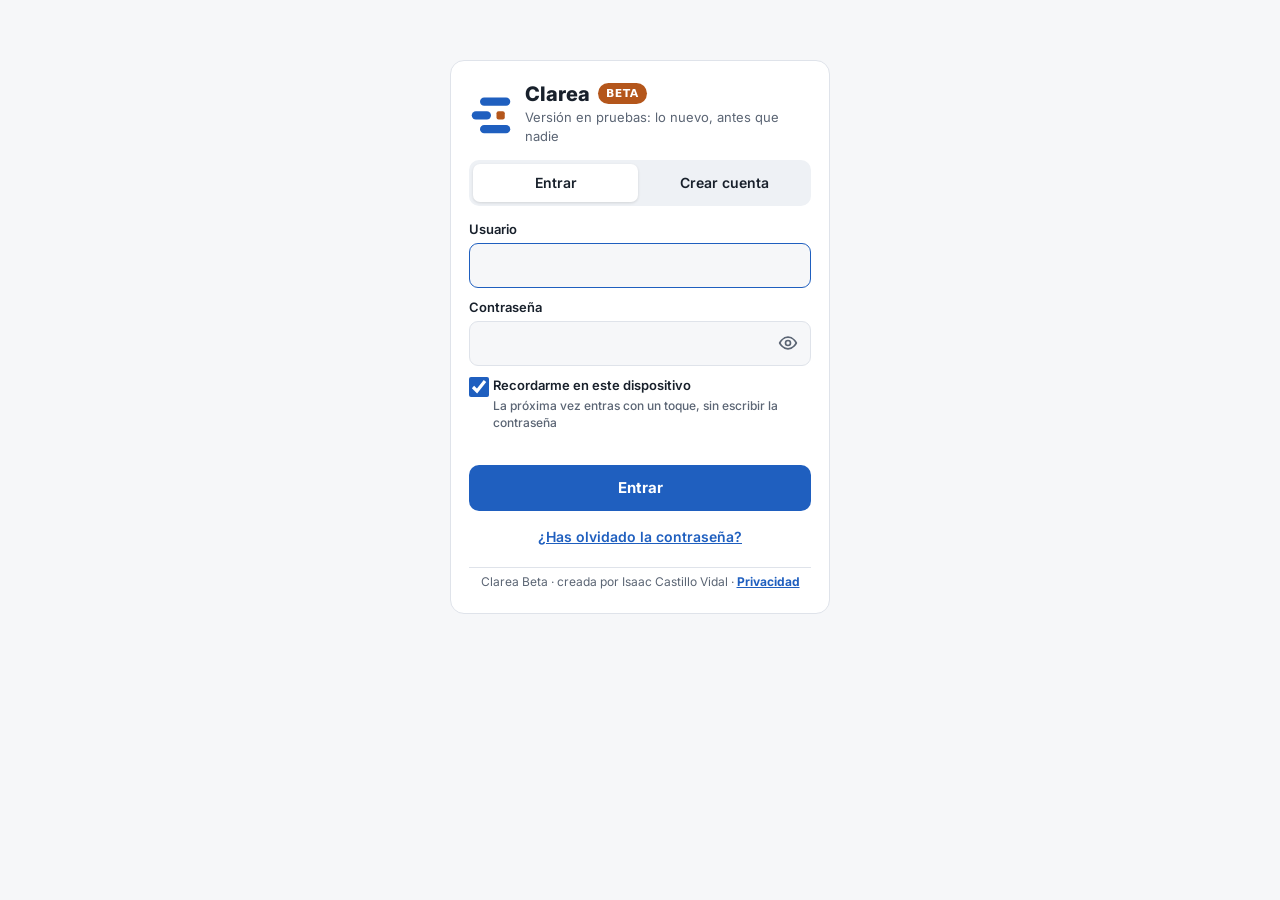
<file: index.html>
<!doctype html>
<html lang="es">
<head>
<meta charset="utf-8">
<script src="/assets/js/arranque-7fc6e0b3.js"></script>
<meta name="description" content="Tus asignaturas, horario, faltas de asistencia y repasos de proyectos.">
<meta property="og:type" content="website">
<meta property="og:site_name" content="Clarea Beta">
<meta property="og:title" content="Clarea Beta">
<meta property="og:description" content="La versión en pruebas de Clarea: lo nuevo, antes que nadie.">
<meta property="og:url" content="https://beta.clarea.dev/">
<meta property="og:image" content="https://beta.clarea.dev/assets/img/og-image.png?v=20261117201602">
<meta property="og:image:width" content="1200">
<meta property="og:image:height" content="630">
<meta property="og:image:alt" content="Logo de Clarea Beta">
<meta property="og:locale" content="es_ES">
<meta name="twitter:card" content="summary_large_image">
<meta name="theme-color" content="#1f5fbf">
<meta name="apple-mobile-web-app-capable" content="yes">
<meta name="mobile-web-app-capable" content="yes">
<meta name="apple-mobile-web-app-title" content="Clarea β">
<meta name="apple-mobile-web-app-status-bar-style" content="default">
<link rel="manifest" href="/manifest.webmanifest">
<link rel="apple-touch-icon" href="/assets/img/apple-touch-icon.png">
<link rel="icon" type="image/png" sizes="64x64" href="/assets/img/favicon.png">
<title>Clarea Beta</title>
<meta name="viewport" content="width=device-width, initial-scale=1, viewport-fit=cover">
<link rel="preconnect" href="https://fonts.googleapis.com">
<link rel="preconnect" href="https://fonts.gstatic.com" crossorigin>
<link rel="stylesheet" href="https://fonts.googleapis.com/css2?family=Inter:wght@400;500;600;700;800&display=swap">
  <script type="module" crossorigin src="/assets/js/index-CioMg_0t.js"></script>
  <link rel="modulepreload" crossorigin href="/assets/js/comun-CTv2NM4a.js">
  <link rel="modulepreload" crossorigin href="/assets/js/menu-paginas-DpUgNuBW.js">
  <link rel="stylesheet" crossorigin href="/assets/css/index-BLRu3dGO.css">
</head>
<body>
<header class="cbar">
  <div class="wrap" data-ubar>
    <a class="clogo" href="./" data-go="#/" aria-label="Clarea Beta, inicio"><svg class="lg-light" aria-hidden="true" xmlns="http://www.w3.org/2000/svg" viewBox="0 0 122.49 32"><g transform="translate(0 0)"><rect x="8" y="4" width="22" height="6" rx="3" fill="#1f5fbf"/><rect x="2" y="14" width="14" height="6" rx="3" fill="#1f5fbf"/><rect x="20" y="14" width="6" height="6" rx="1.5" fill="#b4561b"/><rect x="8" y="24" width="22" height="6" rx="3" fill="#1f5fbf"/></g><path transform="translate(41.036 28.0) scale(0.014094)" fill="#18202b" d="M772.5198974609375 24.0Q567.81591796875 24.0 408.71185302734375 -70.39593505859375Q249.6077880859375 -164.7918701171875 159.00372314453125 -337.4278564453125Q68.399658203125 -510.0638427734375 68.399658203125 -744.0Q68.399658203125 -979.9361572265625 158.7197265625 -1152.7881469726562Q249.039794921875 -1325.64013671875 408.4278564453125 -1419.820068359375Q567.81591796875 -1514.0 772.5198974609375 -1514.0Q900.7520751953125 -1514.0 1010.8121948242188 -1475.9759521484375Q1120.872314453125 -1437.951904296875 1206.2603759765625 -1366.9158325195312Q1291.6484375 -1295.8797607421875 1346.7284545898438 -1196.399658203125Q1401.8084716796875 -1096.9195556640625 1420.2164306640625 -973.439453125H1134.69482421875Q1120.5828857421875 -1042.34326171875 1088.7109985351562 -1096.2711181640625Q1056.839111328125 -1150.198974609375 1010.34326171875 -1187.4348754882812Q963.847412109375 -1224.6707763671875 904.57958984375 -1243.8627319335938Q845.311767578125 -1263.0546875 775.9759521484375 -1263.0546875Q643.1683349609375 -1263.0546875 548.3926391601562 -1198.8668823242188Q453.616943359375 -1134.6790771484375 402.84912109375 -1018.1873779296875Q352.081298828125 -901.6956787109375 352.081298828125 -744.0Q352.081298828125 -587.3043212890625 402.63311767578125 -471.3126220703125Q453.1849365234375 -355.3209228515625 548.1766357421875 -291.13311767578125Q643.1683349609375 -226.9453125 775.9759521484375 -226.9453125Q845.311767578125 -226.9453125 904.07958984375 -245.9212646484375Q962.847412109375 -264.897216796875 1009.34326171875 -302.06512451171875Q1055.839111328125 -339.2330322265625 1087.9949951171875 -392.660888671875Q1120.15087890625 -446.0887451171875 1135.2628173828125 -514.560546875H1420.2164306640625Q1401.9444580078125 -391.6484375 1346.7964477539062 -292.38433837890625Q1291.6484375 -193.1202392578125 1206.0443725585938 -122.3681640625Q1120.4403076171875 -51.6160888671875 1010.59619140625 -13.80804443359375Q900.7520751953125 24.0 772.5198974609375 24.0Z M1822.121298828125 -1490.0V0.0H1552.7597265625V-1490.0Z M2321.663740234375 17.2960205078125Q2216.2317333984374 17.2960205078125 2134.0957470703124 -17.8399658203125Q2051.9597607421874 -52.9759521484375 2004.5397778320312 -123.39593505859375Q1957.119794921875 -193.81591796875 1957.119794921875 -298.81591796875Q1957.119794921875 -388.951904296875 1990.6757641601562 -447.89593505859375Q2024.2317333984374 -506.8399658203125 2082.0037060546874 -542.364013671875Q2139.7756787109374 -577.8880615234375 2214.627668457031 -596.4000854492188Q2289.479658203125 -614.912109375 2371.07169921875 -623.18408203125Q2468.61564453125 -633.72802734375 2525.9676342773437 -642.2400512695312Q2583.3196240234374 -650.7520751953125 2608.035627441406 -667.6160888671875Q2632.751630859375 -684.4801025390625 2632.751630859375 -719.72802734375V-727.135986328125Q2632.751630859375 -770.0157470703125 2610.6517163085937 -802.6355590820312Q2588.5518017578124 -835.25537109375 2547.2839794921874 -853.84326171875Q2506.0161572265624 -872.43115234375 2448.00041015625 -872.43115234375Q2389.688642578125 -872.43115234375 2345.284833984375 -853.7632446289062Q2300.881025390625 -835.0953369140625 2274.941145019531 -801.9514770507812Q2249.0012646484374 -768.8076171875 2245.0012646484374 -725.311767578125H1988.6239453125Q1995.35197265625 -832.2479248046875 2052.5120068359374 -911.2039794921875Q2109.672041015625 -990.1600341796875 2211.8001538085937 -1033.9440307617188Q2313.9282666015624 -1077.72802734375 2454.91251953125 -1077.72802734375Q2559.872724609375 -1077.72802734375 2642.5808544921874 -1052.9440307617188Q2725.288984375 -1028.1600341796875 2782.5410595703124 -981.2960205078125Q2839.793134765625 -934.4320068359375 2869.521162109375 -868.0559692382812Q2899.249189453125 -801.679931640625 2899.249189453125 -718.495849609375V0.0H2635.343671875V-149.135986328125H2631.343671875Q2605.4315625 -100.3358154296875 2564.9755078125 -62.6998291015625Q2524.519453125 -25.0638427734375 2465.0435009765624 -3.8839111328125Q2405.567548828125 17.2960205078125 2321.663740234375 17.2960205078125ZM2391.45646484375 -176.608642578125Q2469.1040478515624 -176.608642578125 2523.5198803710937 -205.0364990234375Q2577.935712890625 -233.46435546875 2606.207685546875 -281.3681640625Q2634.479658203125 -329.27197265625 2634.479658203125 -388.767822265625V-500.031494140625Q2622.3196240234374 -492.759521484375 2600.1396923828124 -486.0555419921875Q2577.9597607421874 -479.3515625 2547.8838940429687 -473.1475830078125Q2517.80802734375 -466.943603515625 2482.596174316406 -461.02362060546875Q2447.3843212890624 -455.1036376953125 2409.7284375 -449.53564453125Q2357.36857421875 -441.9676513671875 2313.6687451171874 -424.84368896484375Q2269.968916015625 -407.7197265625 2243.7450390625 -378.48382568359375Q2217.521162109375 -349.2479248046875 2217.521162109375 -303.504150390625Q2217.521162109375 -264.00830078125 2239.0530834960937 -235.42041015625Q2260.5850048828124 -206.83251953125 2299.64884765625 -191.7205810546875Q2338.7126904296874 -176.608642578125 2391.45646484375 -176.608642578125Z M3075.8397265625 0.0V-1056.0H3335.473271484375V-878.767822265625H3338.6092578125Q3367.6092578125 -971.5679931640625 3429.745244140625 -1018.3279418945312Q3491.88123046875 -1065.087890625 3595.201298828125 -1065.087890625Q3620.79333984375 -1065.087890625 3642.0213671875 -1063.951904296875Q3663.24939453125 -1062.81591796875 3679.297490234375 -1061.679931640625V-826.87890625Q3664.5454150390624 -828.5828857421875 3629.5653125 -831.1388549804688Q3594.5852099609374 -833.69482421875 3557.153203125 -833.69482421875Q3497.42517578125 -833.69482421875 3449.153203125 -806.2628173828125Q3400.88123046875 -778.830810546875 3373.0412646484374 -724.2068481445312Q3345.201298828125 -669.5828857421875 3345.201298828125 -587.791015625V0.0Z M4239.600307617187 24.0Q4080.71224609375 24.0 3963.6521264648436 -46.78399658203125Q3846.5920068359374 -117.5679931640625 3782.759914550781 -242.28399658203125Q3718.927822265625 -367.0 3718.927822265625 -526.864013671875Q3718.927822265625 -688.2960205078125 3784.247890625 -813.0800170898438Q3849.567958984375 -937.864013671875 3964.6960717773436 -1008.9320068359375Q4079.8241845703124 -1080.0 4229.328334960937 -1080.0Q4344.512416992187 -1080.0 4438.412502441406 -1040.2160034179688Q4532.312587890625 -1000.4320068359375 4600.064663085937 -927.0800170898438Q4667.81673828125 -853.72802734375 4704.340786132812 -753.3080444335938Q4740.864833984375 -652.8880615234375 4740.864833984375 -531.6160888671875V-458.6956787109375H3821.024013671875V-638.3922119140625H4608.280239257812L4487.32748046875 -592.5762939453125Q4487.32748046875 -678.1119384765625 4456.387600097656 -740.3316650390625Q4425.447719726562 -802.5513916015625 4368.839931640625 -836.3312377929688Q4312.232143554687 -870.111083984375 4234.08041015625 -870.111083984375Q4156.928676757812 -870.111083984375 4100.388881835937 -836.3312377929688Q4043.8490869140624 -802.5513916015625 4012.9092065429686 -740.3316650390625Q3981.969326171875 -678.1119384765625 3981.969326171875 -592.5762939453125V-475.215576171875Q3981.969326171875 -388.2479248046875 4012.9892236328124 -322.3922119140625Q4044.00912109375 -256.5364990234375 4103.264919433594 -220.05267333984375Q4162.520717773437 -183.56884765625 4246.512416992187 -183.56884765625Q4307.688198242187 -183.56884765625 4354.968044433594 -201.66876220703125Q4402.247890625 -219.7686767578125 4433.915798339844 -252.48052978515625Q4465.583706054687 -285.1923828125 4479.423671875 -328.5281982421875H4728.9129296875Q4709.344936523437 -224.504150390625 4640.72884765625 -145.19610595703125Q4572.112758789062 -65.8880615234375 4468.540615234375 -20.94403076171875Q4364.968471679687 24.0 4239.600307617187 24.0Z M5201.783740234375 17.2960205078125Q5096.351733398437 17.2960205078125 5014.215747070312 -17.8399658203125Q4932.079760742187 -52.9759521484375 4884.659777832031 -123.39593505859375Q4837.239794921875 -193.81591796875 4837.239794921875 -298.81591796875Q4837.239794921875 -388.951904296875 4870.795764160156 -447.89593505859375Q4904.351733398437 -506.8399658203125 4962.123706054687 -542.364013671875Q5019.895678710937 -577.8880615234375 5094.747668457031 -596.4000854492188Q5169.599658203125 -614.912109375 5251.19169921875 -623.18408203125Q5348.73564453125 -633.72802734375 5406.087634277344 -642.2400512695312Q5463.439624023437 -650.7520751953125 5488.155627441406 -667.6160888671875Q5512.871630859375 -684.4801025390625 5512.871630859375 -719.72802734375V-727.135986328125Q5512.871630859375 -770.0157470703125 5490.771716308594 -802.6355590820312Q5468.671801757812 -835.25537109375 5427.403979492187 -853.84326171875Q5386.136157226562 -872.43115234375 5328.12041015625 -872.43115234375Q5269.808642578125 -872.43115234375 5225.404833984375 -853.7632446289062Q5181.001025390625 -835.0953369140625 5155.061145019531 -801.9514770507812Q5129.121264648437 -768.8076171875 5125.121264648437 -725.311767578125H4868.7439453125Q4875.47197265625 -832.2479248046875 4932.632006835937 -911.2039794921875Q4989.792041015625 -990.1600341796875 5091.920153808594 -1033.9440307617188Q5194.048266601562 -1077.72802734375 5335.03251953125 -1077.72802734375Q5439.992724609375 -1077.72802734375 5522.700854492187 -1052.9440307617188Q5605.408984375 -1028.1600341796875 5662.661059570312 -981.2960205078125Q5719.913134765625 -934.4320068359375 5749.641162109375 -868.0559692382812Q5779.369189453125 -801.679931640625 5779.369189453125 -718.495849609375V0.0H5515.463671875V-149.135986328125H5511.463671875Q5485.5515625 -100.3358154296875 5445.0955078125 -62.6998291015625Q5404.639453125 -25.0638427734375 5345.163500976562 -3.8839111328125Q5285.687548828125 17.2960205078125 5201.783740234375 17.2960205078125ZM5271.57646484375 -176.608642578125Q5349.224047851562 -176.608642578125 5403.639880371094 -205.0364990234375Q5458.055712890625 -233.46435546875 5486.327685546875 -281.3681640625Q5514.599658203125 -329.27197265625 5514.599658203125 -388.767822265625V-500.031494140625Q5502.439624023437 -492.759521484375 5480.259692382812 -486.0555419921875Q5458.079760742187 -479.3515625 5428.003894042969 -473.1475830078125Q5397.92802734375 -466.943603515625 5362.716174316406 -461.02362060546875Q5327.504321289062 -455.1036376953125 5289.8484375 -449.53564453125Q5237.48857421875 -441.9676513671875 5193.788745117187 -424.84368896484375Q5150.088916015625 -407.7197265625 5123.8650390625 -378.48382568359375Q5097.641162109375 -349.2479248046875 5097.641162109375 -303.504150390625Q5097.641162109375 -264.00830078125 5119.173083496094 -235.42041015625Q5140.705004882812 -206.83251953125 5179.76884765625 -191.7205810546875Q5218.832690429687 -176.608642578125 5271.57646484375 -176.608642578125Z"/></svg>
<svg class="lg-dark" aria-hidden="true" xmlns="http://www.w3.org/2000/svg" viewBox="0 0 122.49 32"><g transform="translate(0 0)"><rect x="8" y="4" width="22" height="6" rx="3" fill="#76a7f2"/><rect x="2" y="14" width="14" height="6" rx="3" fill="#76a7f2"/><rect x="20" y="14" width="6" height="6" rx="1.5" fill="#e3925a"/><rect x="8" y="24" width="22" height="6" rx="3" fill="#76a7f2"/></g><path transform="translate(41.036 28.0) scale(0.014094)" fill="#e3e7ec" d="M772.5198974609375 24.0Q567.81591796875 24.0 408.71185302734375 -70.39593505859375Q249.6077880859375 -164.7918701171875 159.00372314453125 -337.4278564453125Q68.399658203125 -510.0638427734375 68.399658203125 -744.0Q68.399658203125 -979.9361572265625 158.7197265625 -1152.7881469726562Q249.039794921875 -1325.64013671875 408.4278564453125 -1419.820068359375Q567.81591796875 -1514.0 772.5198974609375 -1514.0Q900.7520751953125 -1514.0 1010.8121948242188 -1475.9759521484375Q1120.872314453125 -1437.951904296875 1206.2603759765625 -1366.9158325195312Q1291.6484375 -1295.8797607421875 1346.7284545898438 -1196.399658203125Q1401.8084716796875 -1096.9195556640625 1420.2164306640625 -973.439453125H1134.69482421875Q1120.5828857421875 -1042.34326171875 1088.7109985351562 -1096.2711181640625Q1056.839111328125 -1150.198974609375 1010.34326171875 -1187.4348754882812Q963.847412109375 -1224.6707763671875 904.57958984375 -1243.8627319335938Q845.311767578125 -1263.0546875 775.9759521484375 -1263.0546875Q643.1683349609375 -1263.0546875 548.3926391601562 -1198.8668823242188Q453.616943359375 -1134.6790771484375 402.84912109375 -1018.1873779296875Q352.081298828125 -901.6956787109375 352.081298828125 -744.0Q352.081298828125 -587.3043212890625 402.63311767578125 -471.3126220703125Q453.1849365234375 -355.3209228515625 548.1766357421875 -291.13311767578125Q643.1683349609375 -226.9453125 775.9759521484375 -226.9453125Q845.311767578125 -226.9453125 904.07958984375 -245.9212646484375Q962.847412109375 -264.897216796875 1009.34326171875 -302.06512451171875Q1055.839111328125 -339.2330322265625 1087.9949951171875 -392.660888671875Q1120.15087890625 -446.0887451171875 1135.2628173828125 -514.560546875H1420.2164306640625Q1401.9444580078125 -391.6484375 1346.7964477539062 -292.38433837890625Q1291.6484375 -193.1202392578125 1206.0443725585938 -122.3681640625Q1120.4403076171875 -51.6160888671875 1010.59619140625 -13.80804443359375Q900.7520751953125 24.0 772.5198974609375 24.0Z M1822.121298828125 -1490.0V0.0H1552.7597265625V-1490.0Z M2321.663740234375 17.2960205078125Q2216.2317333984374 17.2960205078125 2134.0957470703124 -17.8399658203125Q2051.9597607421874 -52.9759521484375 2004.5397778320312 -123.39593505859375Q1957.119794921875 -193.81591796875 1957.119794921875 -298.81591796875Q1957.119794921875 -388.951904296875 1990.6757641601562 -447.89593505859375Q2024.2317333984374 -506.8399658203125 2082.0037060546874 -542.364013671875Q2139.7756787109374 -577.8880615234375 2214.627668457031 -596.4000854492188Q2289.479658203125 -614.912109375 2371.07169921875 -623.18408203125Q2468.61564453125 -633.72802734375 2525.9676342773437 -642.2400512695312Q2583.3196240234374 -650.7520751953125 2608.035627441406 -667.6160888671875Q2632.751630859375 -684.4801025390625 2632.751630859375 -719.72802734375V-727.135986328125Q2632.751630859375 -770.0157470703125 2610.6517163085937 -802.6355590820312Q2588.5518017578124 -835.25537109375 2547.2839794921874 -853.84326171875Q2506.0161572265624 -872.43115234375 2448.00041015625 -872.43115234375Q2389.688642578125 -872.43115234375 2345.284833984375 -853.7632446289062Q2300.881025390625 -835.0953369140625 2274.941145019531 -801.9514770507812Q2249.0012646484374 -768.8076171875 2245.0012646484374 -725.311767578125H1988.6239453125Q1995.35197265625 -832.2479248046875 2052.5120068359374 -911.2039794921875Q2109.672041015625 -990.1600341796875 2211.8001538085937 -1033.9440307617188Q2313.9282666015624 -1077.72802734375 2454.91251953125 -1077.72802734375Q2559.872724609375 -1077.72802734375 2642.5808544921874 -1052.9440307617188Q2725.288984375 -1028.1600341796875 2782.5410595703124 -981.2960205078125Q2839.793134765625 -934.4320068359375 2869.521162109375 -868.0559692382812Q2899.249189453125 -801.679931640625 2899.249189453125 -718.495849609375V0.0H2635.343671875V-149.135986328125H2631.343671875Q2605.4315625 -100.3358154296875 2564.9755078125 -62.6998291015625Q2524.519453125 -25.0638427734375 2465.0435009765624 -3.8839111328125Q2405.567548828125 17.2960205078125 2321.663740234375 17.2960205078125ZM2391.45646484375 -176.608642578125Q2469.1040478515624 -176.608642578125 2523.5198803710937 -205.0364990234375Q2577.935712890625 -233.46435546875 2606.207685546875 -281.3681640625Q2634.479658203125 -329.27197265625 2634.479658203125 -388.767822265625V-500.031494140625Q2622.3196240234374 -492.759521484375 2600.1396923828124 -486.0555419921875Q2577.9597607421874 -479.3515625 2547.8838940429687 -473.1475830078125Q2517.80802734375 -466.943603515625 2482.596174316406 -461.02362060546875Q2447.3843212890624 -455.1036376953125 2409.7284375 -449.53564453125Q2357.36857421875 -441.9676513671875 2313.6687451171874 -424.84368896484375Q2269.968916015625 -407.7197265625 2243.7450390625 -378.48382568359375Q2217.521162109375 -349.2479248046875 2217.521162109375 -303.504150390625Q2217.521162109375 -264.00830078125 2239.0530834960937 -235.42041015625Q2260.5850048828124 -206.83251953125 2299.64884765625 -191.7205810546875Q2338.7126904296874 -176.608642578125 2391.45646484375 -176.608642578125Z M3075.8397265625 0.0V-1056.0H3335.473271484375V-878.767822265625H3338.6092578125Q3367.6092578125 -971.5679931640625 3429.745244140625 -1018.3279418945312Q3491.88123046875 -1065.087890625 3595.201298828125 -1065.087890625Q3620.79333984375 -1065.087890625 3642.0213671875 -1063.951904296875Q3663.24939453125 -1062.81591796875 3679.297490234375 -1061.679931640625V-826.87890625Q3664.5454150390624 -828.5828857421875 3629.5653125 -831.1388549804688Q3594.5852099609374 -833.69482421875 3557.153203125 -833.69482421875Q3497.42517578125 -833.69482421875 3449.153203125 -806.2628173828125Q3400.88123046875 -778.830810546875 3373.0412646484374 -724.2068481445312Q3345.201298828125 -669.5828857421875 3345.201298828125 -587.791015625V0.0Z M4239.600307617187 24.0Q4080.71224609375 24.0 3963.6521264648436 -46.78399658203125Q3846.5920068359374 -117.5679931640625 3782.759914550781 -242.28399658203125Q3718.927822265625 -367.0 3718.927822265625 -526.864013671875Q3718.927822265625 -688.2960205078125 3784.247890625 -813.0800170898438Q3849.567958984375 -937.864013671875 3964.6960717773436 -1008.9320068359375Q4079.8241845703124 -1080.0 4229.328334960937 -1080.0Q4344.512416992187 -1080.0 4438.412502441406 -1040.2160034179688Q4532.312587890625 -1000.4320068359375 4600.064663085937 -927.0800170898438Q4667.81673828125 -853.72802734375 4704.340786132812 -753.3080444335938Q4740.864833984375 -652.8880615234375 4740.864833984375 -531.6160888671875V-458.6956787109375H3821.024013671875V-638.3922119140625H4608.280239257812L4487.32748046875 -592.5762939453125Q4487.32748046875 -678.1119384765625 4456.387600097656 -740.3316650390625Q4425.447719726562 -802.5513916015625 4368.839931640625 -836.3312377929688Q4312.232143554687 -870.111083984375 4234.08041015625 -870.111083984375Q4156.928676757812 -870.111083984375 4100.388881835937 -836.3312377929688Q4043.8490869140624 -802.5513916015625 4012.9092065429686 -740.3316650390625Q3981.969326171875 -678.1119384765625 3981.969326171875 -592.5762939453125V-475.215576171875Q3981.969326171875 -388.2479248046875 4012.9892236328124 -322.3922119140625Q4044.00912109375 -256.5364990234375 4103.264919433594 -220.05267333984375Q4162.520717773437 -183.56884765625 4246.512416992187 -183.56884765625Q4307.688198242187 -183.56884765625 4354.968044433594 -201.66876220703125Q4402.247890625 -219.7686767578125 4433.915798339844 -252.48052978515625Q4465.583706054687 -285.1923828125 4479.423671875 -328.5281982421875H4728.9129296875Q4709.344936523437 -224.504150390625 4640.72884765625 -145.19610595703125Q4572.112758789062 -65.8880615234375 4468.540615234375 -20.94403076171875Q4364.968471679687 24.0 4239.600307617187 24.0Z M5201.783740234375 17.2960205078125Q5096.351733398437 17.2960205078125 5014.215747070312 -17.8399658203125Q4932.079760742187 -52.9759521484375 4884.659777832031 -123.39593505859375Q4837.239794921875 -193.81591796875 4837.239794921875 -298.81591796875Q4837.239794921875 -388.951904296875 4870.795764160156 -447.89593505859375Q4904.351733398437 -506.8399658203125 4962.123706054687 -542.364013671875Q5019.895678710937 -577.8880615234375 5094.747668457031 -596.4000854492188Q5169.599658203125 -614.912109375 5251.19169921875 -623.18408203125Q5348.73564453125 -633.72802734375 5406.087634277344 -642.2400512695312Q5463.439624023437 -650.7520751953125 5488.155627441406 -667.6160888671875Q5512.871630859375 -684.4801025390625 5512.871630859375 -719.72802734375V-727.135986328125Q5512.871630859375 -770.0157470703125 5490.771716308594 -802.6355590820312Q5468.671801757812 -835.25537109375 5427.403979492187 -853.84326171875Q5386.136157226562 -872.43115234375 5328.12041015625 -872.43115234375Q5269.808642578125 -872.43115234375 5225.404833984375 -853.7632446289062Q5181.001025390625 -835.0953369140625 5155.061145019531 -801.9514770507812Q5129.121264648437 -768.8076171875 5125.121264648437 -725.311767578125H4868.7439453125Q4875.47197265625 -832.2479248046875 4932.632006835937 -911.2039794921875Q4989.792041015625 -990.1600341796875 5091.920153808594 -1033.9440307617188Q5194.048266601562 -1077.72802734375 5335.03251953125 -1077.72802734375Q5439.992724609375 -1077.72802734375 5522.700854492187 -1052.9440307617188Q5605.408984375 -1028.1600341796875 5662.661059570312 -981.2960205078125Q5719.913134765625 -934.4320068359375 5749.641162109375 -868.0559692382812Q5779.369189453125 -801.679931640625 5779.369189453125 -718.495849609375V0.0H5515.463671875V-149.135986328125H5511.463671875Q5485.5515625 -100.3358154296875 5445.0955078125 -62.6998291015625Q5404.639453125 -25.0638427734375 5345.163500976562 -3.8839111328125Q5285.687548828125 17.2960205078125 5201.783740234375 17.2960205078125ZM5271.57646484375 -176.608642578125Q5349.224047851562 -176.608642578125 5403.639880371094 -205.0364990234375Q5458.055712890625 -233.46435546875 5486.327685546875 -281.3681640625Q5514.599658203125 -329.27197265625 5514.599658203125 -388.767822265625V-500.031494140625Q5502.439624023437 -492.759521484375 5480.259692382812 -486.0555419921875Q5458.079760742187 -479.3515625 5428.003894042969 -473.1475830078125Q5397.92802734375 -466.943603515625 5362.716174316406 -461.02362060546875Q5327.504321289062 -455.1036376953125 5289.8484375 -449.53564453125Q5237.48857421875 -441.9676513671875 5193.788745117187 -424.84368896484375Q5150.088916015625 -407.7197265625 5123.8650390625 -378.48382568359375Q5097.641162109375 -349.2479248046875 5097.641162109375 -303.504150390625Q5097.641162109375 -264.00830078125 5119.173083496094 -235.42041015625Q5140.705004882812 -206.83251953125 5179.76884765625 -191.7205810546875Q5218.832690429687 -176.608642578125 5271.57646484375 -176.608642578125Z"/></svg>
<span class="betatag" aria-hidden="true">Beta</span></a>
  </div>
</header>
<main><div class="wrap" id="app"></div></main>
<nav class="tabbar" data-tabs aria-label="Secciones"><button type="button" data-tab="" data-go="#/"><svg viewBox="0 0 24 24" fill="none" stroke="currentColor" stroke-width="2" stroke-linecap="round" stroke-linejoin="round" aria-hidden="true"><path d="M3 11l9-7 9 7v9a1 1 0 0 1-1 1h-5v-6H9v6H4a1 1 0 0 1-1-1z"/></svg>Inicio</button><button type="button" data-tab="estudiar" data-go="#/estudiar"><svg viewBox="0 0 24 24" fill="none" stroke="currentColor" stroke-width="2" stroke-linecap="round" stroke-linejoin="round" aria-hidden="true"><path d="M4 5a2 2 0 0 1 2-2h12v16H6a2 2 0 0 0-2 2z"/><path d="M4 19V5M8 7h6"/></svg>Estudiar</button><button type="button" data-tab="agenda" data-go="#/semana"><svg viewBox="0 0 24 24" fill="none" stroke="currentColor" stroke-width="2" stroke-linecap="round" stroke-linejoin="round" aria-hidden="true"><rect x="3" y="5" width="18" height="16" rx="3"/><path d="M3 10h18M8 3v4M16 3v4M8 15l2 2 4-4"/></svg>Agenda</button><button type="button" data-tab="notas" data-go="#/notas"><svg viewBox="0 0 24 24" fill="none" stroke="currentColor" stroke-width="2" stroke-linecap="round" stroke-linejoin="round" aria-hidden="true"><path d="M4 20V10M10 20V4M16 20v-7M22 20H2"/></svg>Mi curso</button><button type="button" data-tab="grupos" data-go="#/grupos"><svg viewBox="0 0 24 24" fill="none" stroke="currentColor" stroke-width="2" stroke-linecap="round" stroke-linejoin="round" aria-hidden="true"><circle cx="9" cy="8" r="3.5"/><path d="M2.5 20a6.5 6.5 0 0 1 13 0"/><circle cx="17" cy="9" r="2.8"/><path d="M16 14.2a5 5 0 0 1 6 5.3"/></svg>Grupos</button></nav>
</body>
</html>
</file>
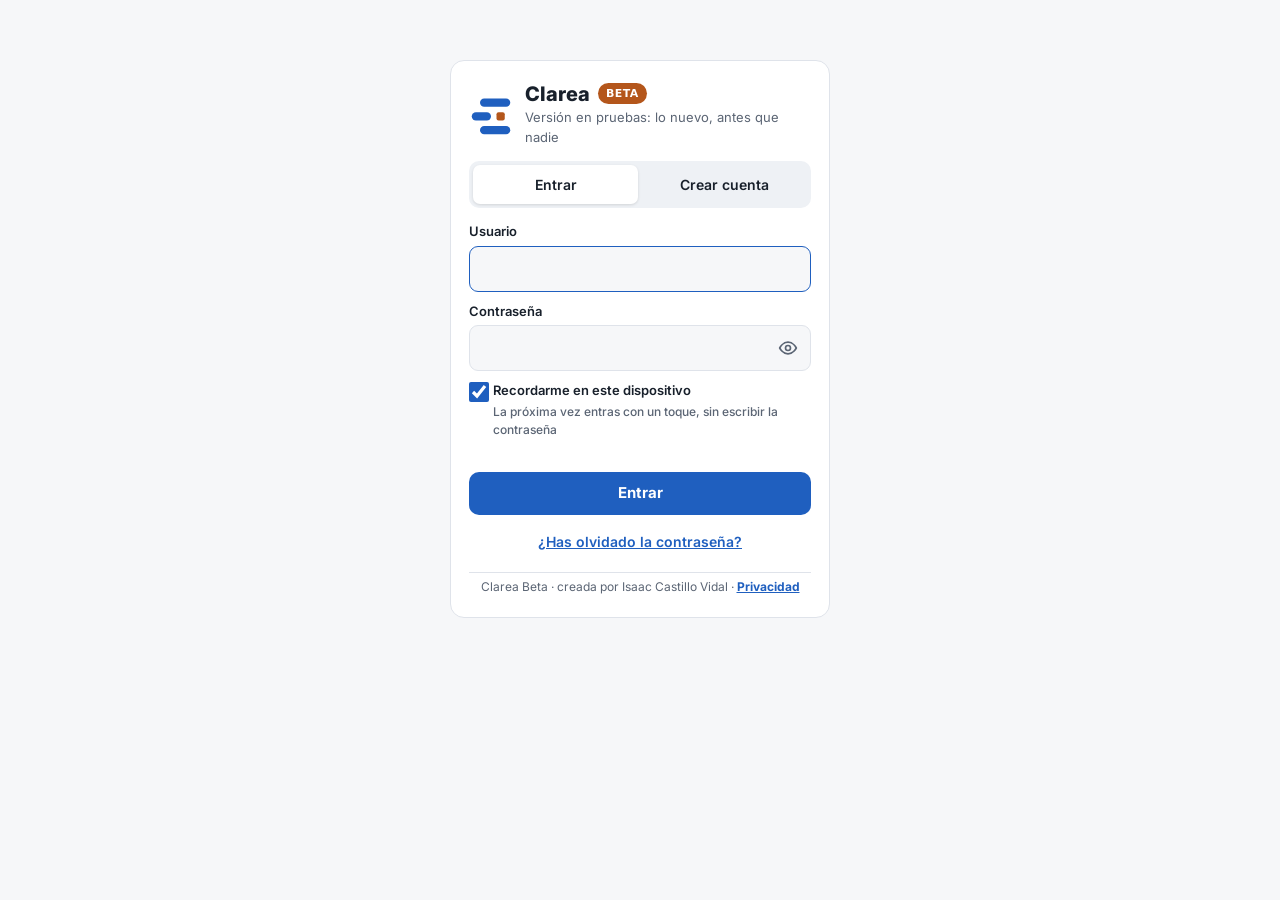
<file: preguntas.html>
<!doctype html>
<html lang="es">
<head>
<meta charset="utf-8">
<script src="/assets/js/arranque-7fc6e0b3.js"></script>
<meta name="description" content="Tus asignaturas, horario, faltas de asistencia y repasos de proyectos.">
<meta property="og:type" content="website">
<meta property="og:site_name" content="Clarea Beta">
<meta property="og:title" content="Clarea Beta">
<meta property="og:description" content="La versión en pruebas de Clarea: lo nuevo, antes que nadie.">
<meta property="og:url" content="https://beta.clarea.dev/">
<meta property="og:image" content="https://beta.clarea.dev/assets/img/og-image.png?v=20261117201602">
<meta property="og:image:width" content="1200">
<meta property="og:image:height" content="630">
<meta property="og:image:alt" content="Logo de Clarea Beta">
<meta property="og:locale" content="es_ES">
<meta name="twitter:card" content="summary_large_image">
<meta name="theme-color" content="#1f5fbf">
<meta name="apple-mobile-web-app-capable" content="yes">
<meta name="mobile-web-app-capable" content="yes">
<meta name="apple-mobile-web-app-title" content="Clarea β">
<meta name="apple-mobile-web-app-status-bar-style" content="default">
<link rel="manifest" href="/manifest.webmanifest">
<link rel="apple-touch-icon" href="/assets/img/apple-touch-icon.png">
<link rel="icon" type="image/png" sizes="64x64" href="/assets/img/favicon.png">
<title>Preguntas · Clarea Beta</title>
<meta name="viewport" content="width=device-width, initial-scale=1, viewport-fit=cover">
<link rel="preconnect" href="https://fonts.googleapis.com">
<link rel="preconnect" href="https://fonts.gstatic.com" crossorigin>
<link rel="stylesheet" href="https://fonts.googleapis.com/css2?family=Inter:wght@400;500;600;700;800&display=swap">
  <script type="module" crossorigin src="/assets/js/preguntas-BhJm5ydI.js"></script>
  <link rel="modulepreload" crossorigin href="/assets/js/comun-CTv2NM4a.js">
  <link rel="modulepreload" crossorigin href="/assets/js/arriba-DqIk59Ij.js">
  <link rel="modulepreload" crossorigin href="/assets/js/ia-B9FJbrQ-.js">
  <link rel="modulepreload" crossorigin href="/assets/js/menu-paginas-DpUgNuBW.js">
  <link rel="stylesheet" crossorigin href="/assets/css/preguntas-CjqYiaPv.css">
</head>
<body>
<header class="cbar"><div class="wrap" data-ubar><a class="clogo" href="./" aria-label="Clarea Beta, inicio"><svg class="lg-light" aria-hidden="true" xmlns="http://www.w3.org/2000/svg" viewBox="0 0 122.49 32"><g transform="translate(0 0)"><rect x="8" y="4" width="22" height="6" rx="3" fill="#1f5fbf"/><rect x="2" y="14" width="14" height="6" rx="3" fill="#1f5fbf"/><rect x="20" y="14" width="6" height="6" rx="1.5" fill="#b4561b"/><rect x="8" y="24" width="22" height="6" rx="3" fill="#1f5fbf"/></g><path transform="translate(41.036 28.0) scale(0.014094)" fill="#18202b" d="M772.5198974609375 24.0Q567.81591796875 24.0 408.71185302734375 -70.39593505859375Q249.6077880859375 -164.7918701171875 159.00372314453125 -337.4278564453125Q68.399658203125 -510.0638427734375 68.399658203125 -744.0Q68.399658203125 -979.9361572265625 158.7197265625 -1152.7881469726562Q249.039794921875 -1325.64013671875 408.4278564453125 -1419.820068359375Q567.81591796875 -1514.0 772.5198974609375 -1514.0Q900.7520751953125 -1514.0 1010.8121948242188 -1475.9759521484375Q1120.872314453125 -1437.951904296875 1206.2603759765625 -1366.9158325195312Q1291.6484375 -1295.8797607421875 1346.7284545898438 -1196.399658203125Q1401.8084716796875 -1096.9195556640625 1420.2164306640625 -973.439453125H1134.69482421875Q1120.5828857421875 -1042.34326171875 1088.7109985351562 -1096.2711181640625Q1056.839111328125 -1150.198974609375 1010.34326171875 -1187.4348754882812Q963.847412109375 -1224.6707763671875 904.57958984375 -1243.8627319335938Q845.311767578125 -1263.0546875 775.9759521484375 -1263.0546875Q643.1683349609375 -1263.0546875 548.3926391601562 -1198.8668823242188Q453.616943359375 -1134.6790771484375 402.84912109375 -1018.1873779296875Q352.081298828125 -901.6956787109375 352.081298828125 -744.0Q352.081298828125 -587.3043212890625 402.63311767578125 -471.3126220703125Q453.1849365234375 -355.3209228515625 548.1766357421875 -291.13311767578125Q643.1683349609375 -226.9453125 775.9759521484375 -226.9453125Q845.311767578125 -226.9453125 904.07958984375 -245.9212646484375Q962.847412109375 -264.897216796875 1009.34326171875 -302.06512451171875Q1055.839111328125 -339.2330322265625 1087.9949951171875 -392.660888671875Q1120.15087890625 -446.0887451171875 1135.2628173828125 -514.560546875H1420.2164306640625Q1401.9444580078125 -391.6484375 1346.7964477539062 -292.38433837890625Q1291.6484375 -193.1202392578125 1206.0443725585938 -122.3681640625Q1120.4403076171875 -51.6160888671875 1010.59619140625 -13.80804443359375Q900.7520751953125 24.0 772.5198974609375 24.0Z M1822.121298828125 -1490.0V0.0H1552.7597265625V-1490.0Z M2321.663740234375 17.2960205078125Q2216.2317333984374 17.2960205078125 2134.0957470703124 -17.8399658203125Q2051.9597607421874 -52.9759521484375 2004.5397778320312 -123.39593505859375Q1957.119794921875 -193.81591796875 1957.119794921875 -298.81591796875Q1957.119794921875 -388.951904296875 1990.6757641601562 -447.89593505859375Q2024.2317333984374 -506.8399658203125 2082.0037060546874 -542.364013671875Q2139.7756787109374 -577.8880615234375 2214.627668457031 -596.4000854492188Q2289.479658203125 -614.912109375 2371.07169921875 -623.18408203125Q2468.61564453125 -633.72802734375 2525.9676342773437 -642.2400512695312Q2583.3196240234374 -650.7520751953125 2608.035627441406 -667.6160888671875Q2632.751630859375 -684.4801025390625 2632.751630859375 -719.72802734375V-727.135986328125Q2632.751630859375 -770.0157470703125 2610.6517163085937 -802.6355590820312Q2588.5518017578124 -835.25537109375 2547.2839794921874 -853.84326171875Q2506.0161572265624 -872.43115234375 2448.00041015625 -872.43115234375Q2389.688642578125 -872.43115234375 2345.284833984375 -853.7632446289062Q2300.881025390625 -835.0953369140625 2274.941145019531 -801.9514770507812Q2249.0012646484374 -768.8076171875 2245.0012646484374 -725.311767578125H1988.6239453125Q1995.35197265625 -832.2479248046875 2052.5120068359374 -911.2039794921875Q2109.672041015625 -990.1600341796875 2211.8001538085937 -1033.9440307617188Q2313.9282666015624 -1077.72802734375 2454.91251953125 -1077.72802734375Q2559.872724609375 -1077.72802734375 2642.5808544921874 -1052.9440307617188Q2725.288984375 -1028.1600341796875 2782.5410595703124 -981.2960205078125Q2839.793134765625 -934.4320068359375 2869.521162109375 -868.0559692382812Q2899.249189453125 -801.679931640625 2899.249189453125 -718.495849609375V0.0H2635.343671875V-149.135986328125H2631.343671875Q2605.4315625 -100.3358154296875 2564.9755078125 -62.6998291015625Q2524.519453125 -25.0638427734375 2465.0435009765624 -3.8839111328125Q2405.567548828125 17.2960205078125 2321.663740234375 17.2960205078125ZM2391.45646484375 -176.608642578125Q2469.1040478515624 -176.608642578125 2523.5198803710937 -205.0364990234375Q2577.935712890625 -233.46435546875 2606.207685546875 -281.3681640625Q2634.479658203125 -329.27197265625 2634.479658203125 -388.767822265625V-500.031494140625Q2622.3196240234374 -492.759521484375 2600.1396923828124 -486.0555419921875Q2577.9597607421874 -479.3515625 2547.8838940429687 -473.1475830078125Q2517.80802734375 -466.943603515625 2482.596174316406 -461.02362060546875Q2447.3843212890624 -455.1036376953125 2409.7284375 -449.53564453125Q2357.36857421875 -441.9676513671875 2313.6687451171874 -424.84368896484375Q2269.968916015625 -407.7197265625 2243.7450390625 -378.48382568359375Q2217.521162109375 -349.2479248046875 2217.521162109375 -303.504150390625Q2217.521162109375 -264.00830078125 2239.0530834960937 -235.42041015625Q2260.5850048828124 -206.83251953125 2299.64884765625 -191.7205810546875Q2338.7126904296874 -176.608642578125 2391.45646484375 -176.608642578125Z M3075.8397265625 0.0V-1056.0H3335.473271484375V-878.767822265625H3338.6092578125Q3367.6092578125 -971.5679931640625 3429.745244140625 -1018.3279418945312Q3491.88123046875 -1065.087890625 3595.201298828125 -1065.087890625Q3620.79333984375 -1065.087890625 3642.0213671875 -1063.951904296875Q3663.24939453125 -1062.81591796875 3679.297490234375 -1061.679931640625V-826.87890625Q3664.5454150390624 -828.5828857421875 3629.5653125 -831.1388549804688Q3594.5852099609374 -833.69482421875 3557.153203125 -833.69482421875Q3497.42517578125 -833.69482421875 3449.153203125 -806.2628173828125Q3400.88123046875 -778.830810546875 3373.0412646484374 -724.2068481445312Q3345.201298828125 -669.5828857421875 3345.201298828125 -587.791015625V0.0Z M4239.600307617187 24.0Q4080.71224609375 24.0 3963.6521264648436 -46.78399658203125Q3846.5920068359374 -117.5679931640625 3782.759914550781 -242.28399658203125Q3718.927822265625 -367.0 3718.927822265625 -526.864013671875Q3718.927822265625 -688.2960205078125 3784.247890625 -813.0800170898438Q3849.567958984375 -937.864013671875 3964.6960717773436 -1008.9320068359375Q4079.8241845703124 -1080.0 4229.328334960937 -1080.0Q4344.512416992187 -1080.0 4438.412502441406 -1040.2160034179688Q4532.312587890625 -1000.4320068359375 4600.064663085937 -927.0800170898438Q4667.81673828125 -853.72802734375 4704.340786132812 -753.3080444335938Q4740.864833984375 -652.8880615234375 4740.864833984375 -531.6160888671875V-458.6956787109375H3821.024013671875V-638.3922119140625H4608.280239257812L4487.32748046875 -592.5762939453125Q4487.32748046875 -678.1119384765625 4456.387600097656 -740.3316650390625Q4425.447719726562 -802.5513916015625 4368.839931640625 -836.3312377929688Q4312.232143554687 -870.111083984375 4234.08041015625 -870.111083984375Q4156.928676757812 -870.111083984375 4100.388881835937 -836.3312377929688Q4043.8490869140624 -802.5513916015625 4012.9092065429686 -740.3316650390625Q3981.969326171875 -678.1119384765625 3981.969326171875 -592.5762939453125V-475.215576171875Q3981.969326171875 -388.2479248046875 4012.9892236328124 -322.3922119140625Q4044.00912109375 -256.5364990234375 4103.264919433594 -220.05267333984375Q4162.520717773437 -183.56884765625 4246.512416992187 -183.56884765625Q4307.688198242187 -183.56884765625 4354.968044433594 -201.66876220703125Q4402.247890625 -219.7686767578125 4433.915798339844 -252.48052978515625Q4465.583706054687 -285.1923828125 4479.423671875 -328.5281982421875H4728.9129296875Q4709.344936523437 -224.504150390625 4640.72884765625 -145.19610595703125Q4572.112758789062 -65.8880615234375 4468.540615234375 -20.94403076171875Q4364.968471679687 24.0 4239.600307617187 24.0Z M5201.783740234375 17.2960205078125Q5096.351733398437 17.2960205078125 5014.215747070312 -17.8399658203125Q4932.079760742187 -52.9759521484375 4884.659777832031 -123.39593505859375Q4837.239794921875 -193.81591796875 4837.239794921875 -298.81591796875Q4837.239794921875 -388.951904296875 4870.795764160156 -447.89593505859375Q4904.351733398437 -506.8399658203125 4962.123706054687 -542.364013671875Q5019.895678710937 -577.8880615234375 5094.747668457031 -596.4000854492188Q5169.599658203125 -614.912109375 5251.19169921875 -623.18408203125Q5348.73564453125 -633.72802734375 5406.087634277344 -642.2400512695312Q5463.439624023437 -650.7520751953125 5488.155627441406 -667.6160888671875Q5512.871630859375 -684.4801025390625 5512.871630859375 -719.72802734375V-727.135986328125Q5512.871630859375 -770.0157470703125 5490.771716308594 -802.6355590820312Q5468.671801757812 -835.25537109375 5427.403979492187 -853.84326171875Q5386.136157226562 -872.43115234375 5328.12041015625 -872.43115234375Q5269.808642578125 -872.43115234375 5225.404833984375 -853.7632446289062Q5181.001025390625 -835.0953369140625 5155.061145019531 -801.9514770507812Q5129.121264648437 -768.8076171875 5125.121264648437 -725.311767578125H4868.7439453125Q4875.47197265625 -832.2479248046875 4932.632006835937 -911.2039794921875Q4989.792041015625 -990.1600341796875 5091.920153808594 -1033.9440307617188Q5194.048266601562 -1077.72802734375 5335.03251953125 -1077.72802734375Q5439.992724609375 -1077.72802734375 5522.700854492187 -1052.9440307617188Q5605.408984375 -1028.1600341796875 5662.661059570312 -981.2960205078125Q5719.913134765625 -934.4320068359375 5749.641162109375 -868.0559692382812Q5779.369189453125 -801.679931640625 5779.369189453125 -718.495849609375V0.0H5515.463671875V-149.135986328125H5511.463671875Q5485.5515625 -100.3358154296875 5445.0955078125 -62.6998291015625Q5404.639453125 -25.0638427734375 5345.163500976562 -3.8839111328125Q5285.687548828125 17.2960205078125 5201.783740234375 17.2960205078125ZM5271.57646484375 -176.608642578125Q5349.224047851562 -176.608642578125 5403.639880371094 -205.0364990234375Q5458.055712890625 -233.46435546875 5486.327685546875 -281.3681640625Q5514.599658203125 -329.27197265625 5514.599658203125 -388.767822265625V-500.031494140625Q5502.439624023437 -492.759521484375 5480.259692382812 -486.0555419921875Q5458.079760742187 -479.3515625 5428.003894042969 -473.1475830078125Q5397.92802734375 -466.943603515625 5362.716174316406 -461.02362060546875Q5327.504321289062 -455.1036376953125 5289.8484375 -449.53564453125Q5237.48857421875 -441.9676513671875 5193.788745117187 -424.84368896484375Q5150.088916015625 -407.7197265625 5123.8650390625 -378.48382568359375Q5097.641162109375 -349.2479248046875 5097.641162109375 -303.504150390625Q5097.641162109375 -264.00830078125 5119.173083496094 -235.42041015625Q5140.705004882812 -206.83251953125 5179.76884765625 -191.7205810546875Q5218.832690429687 -176.608642578125 5271.57646484375 -176.608642578125Z"/></svg>
<svg class="lg-dark" aria-hidden="true" xmlns="http://www.w3.org/2000/svg" viewBox="0 0 122.49 32"><g transform="translate(0 0)"><rect x="8" y="4" width="22" height="6" rx="3" fill="#76a7f2"/><rect x="2" y="14" width="14" height="6" rx="3" fill="#76a7f2"/><rect x="20" y="14" width="6" height="6" rx="1.5" fill="#e3925a"/><rect x="8" y="24" width="22" height="6" rx="3" fill="#76a7f2"/></g><path transform="translate(41.036 28.0) scale(0.014094)" fill="#e3e7ec" d="M772.5198974609375 24.0Q567.81591796875 24.0 408.71185302734375 -70.39593505859375Q249.6077880859375 -164.7918701171875 159.00372314453125 -337.4278564453125Q68.399658203125 -510.0638427734375 68.399658203125 -744.0Q68.399658203125 -979.9361572265625 158.7197265625 -1152.7881469726562Q249.039794921875 -1325.64013671875 408.4278564453125 -1419.820068359375Q567.81591796875 -1514.0 772.5198974609375 -1514.0Q900.7520751953125 -1514.0 1010.8121948242188 -1475.9759521484375Q1120.872314453125 -1437.951904296875 1206.2603759765625 -1366.9158325195312Q1291.6484375 -1295.8797607421875 1346.7284545898438 -1196.399658203125Q1401.8084716796875 -1096.9195556640625 1420.2164306640625 -973.439453125H1134.69482421875Q1120.5828857421875 -1042.34326171875 1088.7109985351562 -1096.2711181640625Q1056.839111328125 -1150.198974609375 1010.34326171875 -1187.4348754882812Q963.847412109375 -1224.6707763671875 904.57958984375 -1243.8627319335938Q845.311767578125 -1263.0546875 775.9759521484375 -1263.0546875Q643.1683349609375 -1263.0546875 548.3926391601562 -1198.8668823242188Q453.616943359375 -1134.6790771484375 402.84912109375 -1018.1873779296875Q352.081298828125 -901.6956787109375 352.081298828125 -744.0Q352.081298828125 -587.3043212890625 402.63311767578125 -471.3126220703125Q453.1849365234375 -355.3209228515625 548.1766357421875 -291.13311767578125Q643.1683349609375 -226.9453125 775.9759521484375 -226.9453125Q845.311767578125 -226.9453125 904.07958984375 -245.9212646484375Q962.847412109375 -264.897216796875 1009.34326171875 -302.06512451171875Q1055.839111328125 -339.2330322265625 1087.9949951171875 -392.660888671875Q1120.15087890625 -446.0887451171875 1135.2628173828125 -514.560546875H1420.2164306640625Q1401.9444580078125 -391.6484375 1346.7964477539062 -292.38433837890625Q1291.6484375 -193.1202392578125 1206.0443725585938 -122.3681640625Q1120.4403076171875 -51.6160888671875 1010.59619140625 -13.80804443359375Q900.7520751953125 24.0 772.5198974609375 24.0Z M1822.121298828125 -1490.0V0.0H1552.7597265625V-1490.0Z M2321.663740234375 17.2960205078125Q2216.2317333984374 17.2960205078125 2134.0957470703124 -17.8399658203125Q2051.9597607421874 -52.9759521484375 2004.5397778320312 -123.39593505859375Q1957.119794921875 -193.81591796875 1957.119794921875 -298.81591796875Q1957.119794921875 -388.951904296875 1990.6757641601562 -447.89593505859375Q2024.2317333984374 -506.8399658203125 2082.0037060546874 -542.364013671875Q2139.7756787109374 -577.8880615234375 2214.627668457031 -596.4000854492188Q2289.479658203125 -614.912109375 2371.07169921875 -623.18408203125Q2468.61564453125 -633.72802734375 2525.9676342773437 -642.2400512695312Q2583.3196240234374 -650.7520751953125 2608.035627441406 -667.6160888671875Q2632.751630859375 -684.4801025390625 2632.751630859375 -719.72802734375V-727.135986328125Q2632.751630859375 -770.0157470703125 2610.6517163085937 -802.6355590820312Q2588.5518017578124 -835.25537109375 2547.2839794921874 -853.84326171875Q2506.0161572265624 -872.43115234375 2448.00041015625 -872.43115234375Q2389.688642578125 -872.43115234375 2345.284833984375 -853.7632446289062Q2300.881025390625 -835.0953369140625 2274.941145019531 -801.9514770507812Q2249.0012646484374 -768.8076171875 2245.0012646484374 -725.311767578125H1988.6239453125Q1995.35197265625 -832.2479248046875 2052.5120068359374 -911.2039794921875Q2109.672041015625 -990.1600341796875 2211.8001538085937 -1033.9440307617188Q2313.9282666015624 -1077.72802734375 2454.91251953125 -1077.72802734375Q2559.872724609375 -1077.72802734375 2642.5808544921874 -1052.9440307617188Q2725.288984375 -1028.1600341796875 2782.5410595703124 -981.2960205078125Q2839.793134765625 -934.4320068359375 2869.521162109375 -868.0559692382812Q2899.249189453125 -801.679931640625 2899.249189453125 -718.495849609375V0.0H2635.343671875V-149.135986328125H2631.343671875Q2605.4315625 -100.3358154296875 2564.9755078125 -62.6998291015625Q2524.519453125 -25.0638427734375 2465.0435009765624 -3.8839111328125Q2405.567548828125 17.2960205078125 2321.663740234375 17.2960205078125ZM2391.45646484375 -176.608642578125Q2469.1040478515624 -176.608642578125 2523.5198803710937 -205.0364990234375Q2577.935712890625 -233.46435546875 2606.207685546875 -281.3681640625Q2634.479658203125 -329.27197265625 2634.479658203125 -388.767822265625V-500.031494140625Q2622.3196240234374 -492.759521484375 2600.1396923828124 -486.0555419921875Q2577.9597607421874 -479.3515625 2547.8838940429687 -473.1475830078125Q2517.80802734375 -466.943603515625 2482.596174316406 -461.02362060546875Q2447.3843212890624 -455.1036376953125 2409.7284375 -449.53564453125Q2357.36857421875 -441.9676513671875 2313.6687451171874 -424.84368896484375Q2269.968916015625 -407.7197265625 2243.7450390625 -378.48382568359375Q2217.521162109375 -349.2479248046875 2217.521162109375 -303.504150390625Q2217.521162109375 -264.00830078125 2239.0530834960937 -235.42041015625Q2260.5850048828124 -206.83251953125 2299.64884765625 -191.7205810546875Q2338.7126904296874 -176.608642578125 2391.45646484375 -176.608642578125Z M3075.8397265625 0.0V-1056.0H3335.473271484375V-878.767822265625H3338.6092578125Q3367.6092578125 -971.5679931640625 3429.745244140625 -1018.3279418945312Q3491.88123046875 -1065.087890625 3595.201298828125 -1065.087890625Q3620.79333984375 -1065.087890625 3642.0213671875 -1063.951904296875Q3663.24939453125 -1062.81591796875 3679.297490234375 -1061.679931640625V-826.87890625Q3664.5454150390624 -828.5828857421875 3629.5653125 -831.1388549804688Q3594.5852099609374 -833.69482421875 3557.153203125 -833.69482421875Q3497.42517578125 -833.69482421875 3449.153203125 -806.2628173828125Q3400.88123046875 -778.830810546875 3373.0412646484374 -724.2068481445312Q3345.201298828125 -669.5828857421875 3345.201298828125 -587.791015625V0.0Z M4239.600307617187 24.0Q4080.71224609375 24.0 3963.6521264648436 -46.78399658203125Q3846.5920068359374 -117.5679931640625 3782.759914550781 -242.28399658203125Q3718.927822265625 -367.0 3718.927822265625 -526.864013671875Q3718.927822265625 -688.2960205078125 3784.247890625 -813.0800170898438Q3849.567958984375 -937.864013671875 3964.6960717773436 -1008.9320068359375Q4079.8241845703124 -1080.0 4229.328334960937 -1080.0Q4344.512416992187 -1080.0 4438.412502441406 -1040.2160034179688Q4532.312587890625 -1000.4320068359375 4600.064663085937 -927.0800170898438Q4667.81673828125 -853.72802734375 4704.340786132812 -753.3080444335938Q4740.864833984375 -652.8880615234375 4740.864833984375 -531.6160888671875V-458.6956787109375H3821.024013671875V-638.3922119140625H4608.280239257812L4487.32748046875 -592.5762939453125Q4487.32748046875 -678.1119384765625 4456.387600097656 -740.3316650390625Q4425.447719726562 -802.5513916015625 4368.839931640625 -836.3312377929688Q4312.232143554687 -870.111083984375 4234.08041015625 -870.111083984375Q4156.928676757812 -870.111083984375 4100.388881835937 -836.3312377929688Q4043.8490869140624 -802.5513916015625 4012.9092065429686 -740.3316650390625Q3981.969326171875 -678.1119384765625 3981.969326171875 -592.5762939453125V-475.215576171875Q3981.969326171875 -388.2479248046875 4012.9892236328124 -322.3922119140625Q4044.00912109375 -256.5364990234375 4103.264919433594 -220.05267333984375Q4162.520717773437 -183.56884765625 4246.512416992187 -183.56884765625Q4307.688198242187 -183.56884765625 4354.968044433594 -201.66876220703125Q4402.247890625 -219.7686767578125 4433.915798339844 -252.48052978515625Q4465.583706054687 -285.1923828125 4479.423671875 -328.5281982421875H4728.9129296875Q4709.344936523437 -224.504150390625 4640.72884765625 -145.19610595703125Q4572.112758789062 -65.8880615234375 4468.540615234375 -20.94403076171875Q4364.968471679687 24.0 4239.600307617187 24.0Z M5201.783740234375 17.2960205078125Q5096.351733398437 17.2960205078125 5014.215747070312 -17.8399658203125Q4932.079760742187 -52.9759521484375 4884.659777832031 -123.39593505859375Q4837.239794921875 -193.81591796875 4837.239794921875 -298.81591796875Q4837.239794921875 -388.951904296875 4870.795764160156 -447.89593505859375Q4904.351733398437 -506.8399658203125 4962.123706054687 -542.364013671875Q5019.895678710937 -577.8880615234375 5094.747668457031 -596.4000854492188Q5169.599658203125 -614.912109375 5251.19169921875 -623.18408203125Q5348.73564453125 -633.72802734375 5406.087634277344 -642.2400512695312Q5463.439624023437 -650.7520751953125 5488.155627441406 -667.6160888671875Q5512.871630859375 -684.4801025390625 5512.871630859375 -719.72802734375V-727.135986328125Q5512.871630859375 -770.0157470703125 5490.771716308594 -802.6355590820312Q5468.671801757812 -835.25537109375 5427.403979492187 -853.84326171875Q5386.136157226562 -872.43115234375 5328.12041015625 -872.43115234375Q5269.808642578125 -872.43115234375 5225.404833984375 -853.7632446289062Q5181.001025390625 -835.0953369140625 5155.061145019531 -801.9514770507812Q5129.121264648437 -768.8076171875 5125.121264648437 -725.311767578125H4868.7439453125Q4875.47197265625 -832.2479248046875 4932.632006835937 -911.2039794921875Q4989.792041015625 -990.1600341796875 5091.920153808594 -1033.9440307617188Q5194.048266601562 -1077.72802734375 5335.03251953125 -1077.72802734375Q5439.992724609375 -1077.72802734375 5522.700854492187 -1052.9440307617188Q5605.408984375 -1028.1600341796875 5662.661059570312 -981.2960205078125Q5719.913134765625 -934.4320068359375 5749.641162109375 -868.0559692382812Q5779.369189453125 -801.679931640625 5779.369189453125 -718.495849609375V0.0H5515.463671875V-149.135986328125H5511.463671875Q5485.5515625 -100.3358154296875 5445.0955078125 -62.6998291015625Q5404.639453125 -25.0638427734375 5345.163500976562 -3.8839111328125Q5285.687548828125 17.2960205078125 5201.783740234375 17.2960205078125ZM5271.57646484375 -176.608642578125Q5349.224047851562 -176.608642578125 5403.639880371094 -205.0364990234375Q5458.055712890625 -233.46435546875 5486.327685546875 -281.3681640625Q5514.599658203125 -329.27197265625 5514.599658203125 -388.767822265625V-500.031494140625Q5502.439624023437 -492.759521484375 5480.259692382812 -486.0555419921875Q5458.079760742187 -479.3515625 5428.003894042969 -473.1475830078125Q5397.92802734375 -466.943603515625 5362.716174316406 -461.02362060546875Q5327.504321289062 -455.1036376953125 5289.8484375 -449.53564453125Q5237.48857421875 -441.9676513671875 5193.788745117187 -424.84368896484375Q5150.088916015625 -407.7197265625 5123.8650390625 -378.48382568359375Q5097.641162109375 -349.2479248046875 5097.641162109375 -303.504150390625Q5097.641162109375 -264.00830078125 5119.173083496094 -235.42041015625Q5140.705004882812 -206.83251953125 5179.76884765625 -191.7205810546875Q5218.832690429687 -176.608642578125 5271.57646484375 -176.608642578125Z"/></svg>
<span class="betatag" aria-hidden="true">Beta</span></a></div></header>
<div class="wrap rhead"><a class="rback" id="pback" href="./">← Inicio</a>
  <div class="rtitle"><span class="pico" id="pico"></span><div><b id="ptitle">Preguntas de examen</b><span id="psub"></span></div>
  <button class="pgear" id="pgear" type="button" aria-label="Ajustes" title="Ajustes"><svg viewBox="0 0 24 24" fill="none" stroke="currentColor" stroke-width="2" stroke-linecap="round" stroke-linejoin="round" aria-hidden="true"><circle cx="12" cy="12" r="3"/><path d="M19.4 15a1.7 1.7 0 0 0 .3 1.8l.1.1a2 2 0 1 1-2.8 2.8l-.1-.1a1.7 1.7 0 0 0-1.8-.3 1.7 1.7 0 0 0-1 1.5V21a2 2 0 1 1-4 0v-.1a1.7 1.7 0 0 0-1.1-1.5 1.7 1.7 0 0 0-1.8.3l-.1.1a2 2 0 1 1-2.8-2.8l.1-.1a1.7 1.7 0 0 0 .3-1.8 1.7 1.7 0 0 0-1.5-1H3a2 2 0 1 1 0-4h.1a1.7 1.7 0 0 0 1.5-1.1 1.7 1.7 0 0 0-.3-1.8l-.1-.1a2 2 0 1 1 2.8-2.8l.1.1a1.7 1.7 0 0 0 1.8.3H9a1.7 1.7 0 0 0 1-1.5V3a2 2 0 1 1 4 0v.1a1.7 1.7 0 0 0 1 1.5 1.7 1.7 0 0 0 1.8-.3l.1-.1a2 2 0 1 1 2.8 2.8l-.1.1a1.7 1.7 0 0 0-.3 1.8V9a1.7 1.7 0 0 0 1.5 1H21a2 2 0 1 1 0 4h-.1a1.7 1.7 0 0 0-1.5 1z"/></svg></button></div>
</div>
<nav class="tabs" aria-label="Apartados"><div class="wrap" role="tablist" id="ptabs"></div></nav>
<main><section id="pv" class="wrap" role="tabpanel"></section></main>
<nav class="tabbar" aria-label="Secciones"><a data-tab="" href="./"><svg viewBox="0 0 24 24" fill="none" stroke="currentColor" stroke-width="2" stroke-linecap="round" stroke-linejoin="round" aria-hidden="true"><path d="M3 11l9-7 9 7v9a1 1 0 0 1-1 1h-5v-6H9v6H4a1 1 0 0 1-1-1z"/></svg>Inicio</a><a data-tab="estudiar" href="./estudiar" class="on" aria-current="page"><svg viewBox="0 0 24 24" fill="none" stroke="currentColor" stroke-width="2" stroke-linecap="round" stroke-linejoin="round" aria-hidden="true"><path d="M4 5a2 2 0 0 1 2-2h12v16H6a2 2 0 0 0-2 2z"/><path d="M4 19V5M8 7h6"/></svg>Estudiar</a><a data-tab="agenda" href="./semana"><svg viewBox="0 0 24 24" fill="none" stroke="currentColor" stroke-width="2" stroke-linecap="round" stroke-linejoin="round" aria-hidden="true"><rect x="3" y="5" width="18" height="16" rx="3"/><path d="M3 10h18M8 3v4M16 3v4M8 15l2 2 4-4"/></svg>Agenda</a><a data-tab="notas" href="./notas"><svg viewBox="0 0 24 24" fill="none" stroke="currentColor" stroke-width="2" stroke-linecap="round" stroke-linejoin="round" aria-hidden="true"><path d="M4 20V10M10 20V4M16 20v-7M22 20H2"/></svg>Mi curso</a><a data-tab="grupos" href="./grupos"><svg viewBox="0 0 24 24" fill="none" stroke="currentColor" stroke-width="2" stroke-linecap="round" stroke-linejoin="round" aria-hidden="true"><circle cx="9" cy="8" r="3.5"/><path d="M2.5 20a6.5 6.5 0 0 1 13 0"/><circle cx="17" cy="9" r="2.8"/><path d="M16 14.2a5 5 0 0 1 6 5.3"/></svg>Grupos</a></nav>
</body>
</html>
</file>
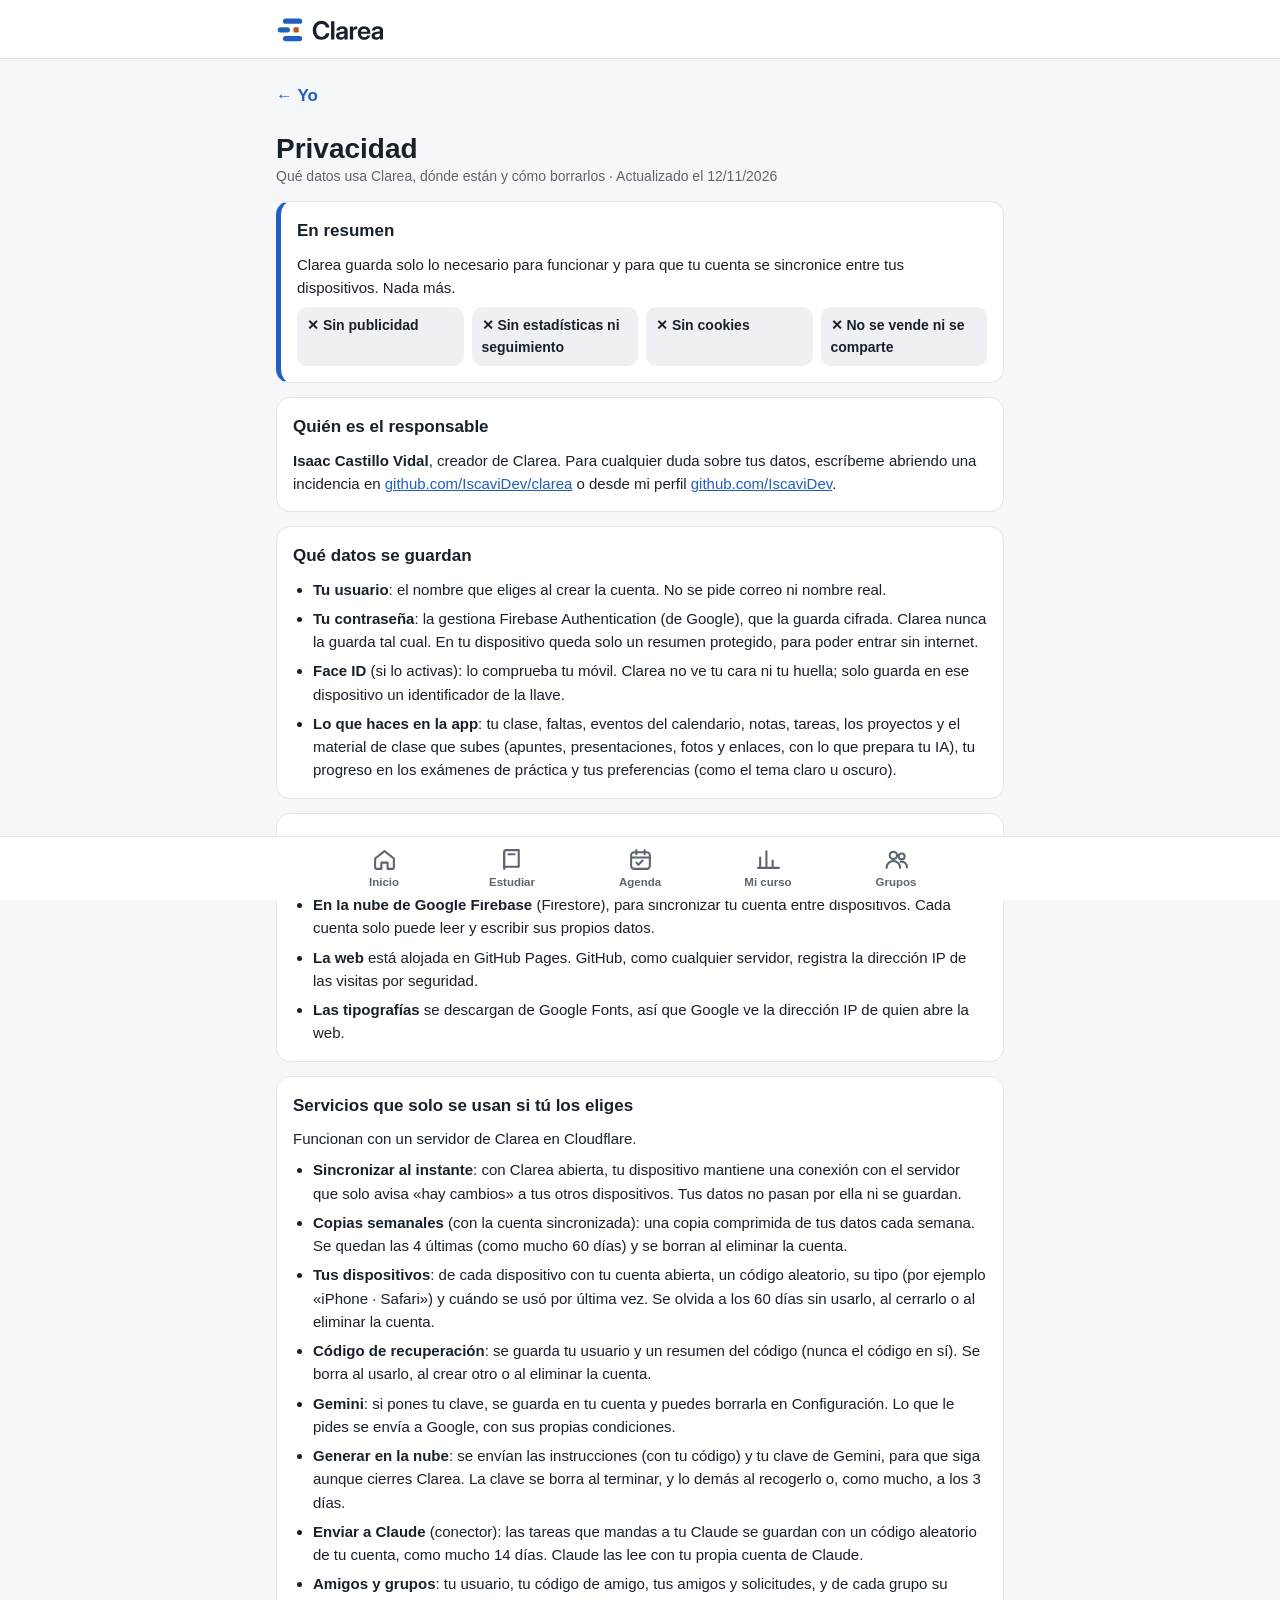
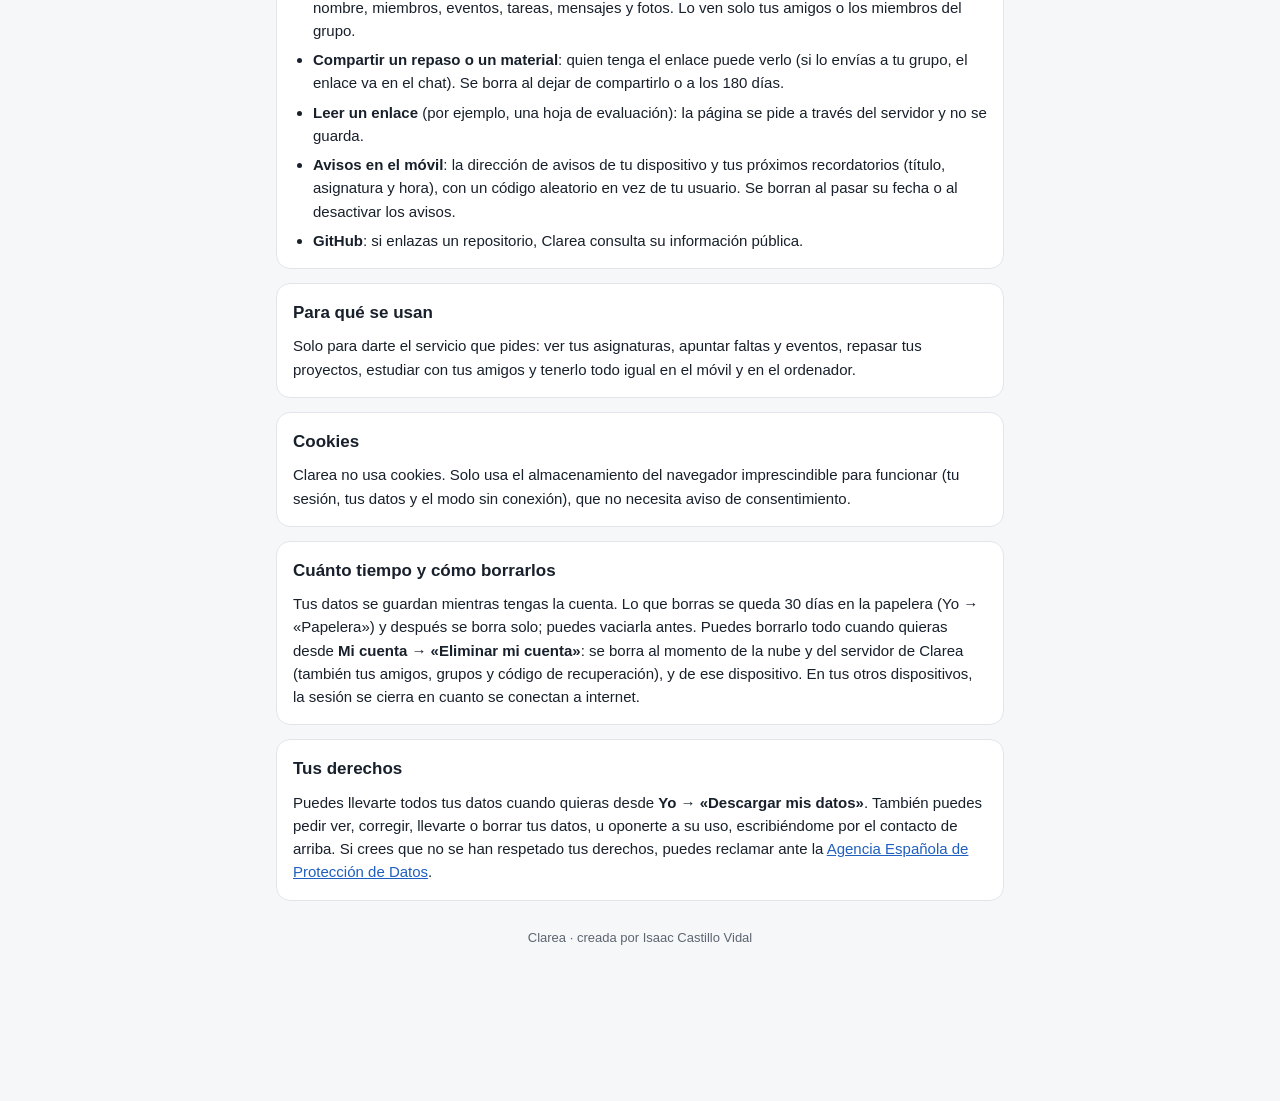
<file: privacidad.html>
<!doctype html>
<html lang="es">
<head>
<meta charset="utf-8">
<script src="/assets/js/arranque-7fc6e0b3.js"></script>
<meta name="description" content="Tus asignaturas, horario, faltas de asistencia y repasos de proyectos.">
<meta property="og:type" content="website">
<meta property="og:site_name" content="Clarea Beta">
<meta property="og:title" content="Clarea Beta">
<meta property="og:description" content="La versión en pruebas de Clarea: lo nuevo, antes que nadie.">
<meta property="og:url" content="https://beta.clarea.dev/">
<meta property="og:image" content="https://beta.clarea.dev/assets/img/og-image.png?v=20261117201602">
<meta property="og:image:width" content="1200">
<meta property="og:image:height" content="630">
<meta property="og:image:alt" content="Logo de Clarea Beta">
<meta property="og:locale" content="es_ES">
<meta name="twitter:card" content="summary_large_image">
<meta name="theme-color" content="#1f5fbf">
<meta name="apple-mobile-web-app-capable" content="yes">
<meta name="mobile-web-app-capable" content="yes">
<meta name="apple-mobile-web-app-title" content="Clarea β">
<meta name="apple-mobile-web-app-status-bar-style" content="default">
<link rel="manifest" href="/manifest.webmanifest">
<link rel="apple-touch-icon" href="/assets/img/apple-touch-icon.png">
<link rel="icon" type="image/png" sizes="64x64" href="/assets/img/favicon.png">
<title>Privacidad · Clarea</title>
<meta name="viewport" content="width=device-width, initial-scale=1, viewport-fit=cover">
  <link rel="stylesheet" crossorigin href="/assets/css/privacidad-MprRahGH.css">
</head>
<body>
<header class="top"><div class="wrap"><a class="clogo" href="./" aria-label="Clarea, inicio"><svg class="lg-light" aria-hidden="true" xmlns="http://www.w3.org/2000/svg" viewBox="0 0 122.49 32"><g transform="translate(0 0)"><rect x="8" y="4" width="22" height="6" rx="3" fill="#1f5fbf"/><rect x="2" y="14" width="14" height="6" rx="3" fill="#1f5fbf"/><rect x="20" y="14" width="6" height="6" rx="1.5" fill="#b4561b"/><rect x="8" y="24" width="22" height="6" rx="3" fill="#1f5fbf"/></g><path transform="translate(41.036 28.0) scale(0.014094)" fill="#18202b" d="M772.5198974609375 24.0Q567.81591796875 24.0 408.71185302734375 -70.39593505859375Q249.6077880859375 -164.7918701171875 159.00372314453125 -337.4278564453125Q68.399658203125 -510.0638427734375 68.399658203125 -744.0Q68.399658203125 -979.9361572265625 158.7197265625 -1152.7881469726562Q249.039794921875 -1325.64013671875 408.4278564453125 -1419.820068359375Q567.81591796875 -1514.0 772.5198974609375 -1514.0Q900.7520751953125 -1514.0 1010.8121948242188 -1475.9759521484375Q1120.872314453125 -1437.951904296875 1206.2603759765625 -1366.9158325195312Q1291.6484375 -1295.8797607421875 1346.7284545898438 -1196.399658203125Q1401.8084716796875 -1096.9195556640625 1420.2164306640625 -973.439453125H1134.69482421875Q1120.5828857421875 -1042.34326171875 1088.7109985351562 -1096.2711181640625Q1056.839111328125 -1150.198974609375 1010.34326171875 -1187.4348754882812Q963.847412109375 -1224.6707763671875 904.57958984375 -1243.8627319335938Q845.311767578125 -1263.0546875 775.9759521484375 -1263.0546875Q643.1683349609375 -1263.0546875 548.3926391601562 -1198.8668823242188Q453.616943359375 -1134.6790771484375 402.84912109375 -1018.1873779296875Q352.081298828125 -901.6956787109375 352.081298828125 -744.0Q352.081298828125 -587.3043212890625 402.63311767578125 -471.3126220703125Q453.1849365234375 -355.3209228515625 548.1766357421875 -291.13311767578125Q643.1683349609375 -226.9453125 775.9759521484375 -226.9453125Q845.311767578125 -226.9453125 904.07958984375 -245.9212646484375Q962.847412109375 -264.897216796875 1009.34326171875 -302.06512451171875Q1055.839111328125 -339.2330322265625 1087.9949951171875 -392.660888671875Q1120.15087890625 -446.0887451171875 1135.2628173828125 -514.560546875H1420.2164306640625Q1401.9444580078125 -391.6484375 1346.7964477539062 -292.38433837890625Q1291.6484375 -193.1202392578125 1206.0443725585938 -122.3681640625Q1120.4403076171875 -51.6160888671875 1010.59619140625 -13.80804443359375Q900.7520751953125 24.0 772.5198974609375 24.0Z M1822.121298828125 -1490.0V0.0H1552.7597265625V-1490.0Z M2321.663740234375 17.2960205078125Q2216.2317333984374 17.2960205078125 2134.0957470703124 -17.8399658203125Q2051.9597607421874 -52.9759521484375 2004.5397778320312 -123.39593505859375Q1957.119794921875 -193.81591796875 1957.119794921875 -298.81591796875Q1957.119794921875 -388.951904296875 1990.6757641601562 -447.89593505859375Q2024.2317333984374 -506.8399658203125 2082.0037060546874 -542.364013671875Q2139.7756787109374 -577.8880615234375 2214.627668457031 -596.4000854492188Q2289.479658203125 -614.912109375 2371.07169921875 -623.18408203125Q2468.61564453125 -633.72802734375 2525.9676342773437 -642.2400512695312Q2583.3196240234374 -650.7520751953125 2608.035627441406 -667.6160888671875Q2632.751630859375 -684.4801025390625 2632.751630859375 -719.72802734375V-727.135986328125Q2632.751630859375 -770.0157470703125 2610.6517163085937 -802.6355590820312Q2588.5518017578124 -835.25537109375 2547.2839794921874 -853.84326171875Q2506.0161572265624 -872.43115234375 2448.00041015625 -872.43115234375Q2389.688642578125 -872.43115234375 2345.284833984375 -853.7632446289062Q2300.881025390625 -835.0953369140625 2274.941145019531 -801.9514770507812Q2249.0012646484374 -768.8076171875 2245.0012646484374 -725.311767578125H1988.6239453125Q1995.35197265625 -832.2479248046875 2052.5120068359374 -911.2039794921875Q2109.672041015625 -990.1600341796875 2211.8001538085937 -1033.9440307617188Q2313.9282666015624 -1077.72802734375 2454.91251953125 -1077.72802734375Q2559.872724609375 -1077.72802734375 2642.5808544921874 -1052.9440307617188Q2725.288984375 -1028.1600341796875 2782.5410595703124 -981.2960205078125Q2839.793134765625 -934.4320068359375 2869.521162109375 -868.0559692382812Q2899.249189453125 -801.679931640625 2899.249189453125 -718.495849609375V0.0H2635.343671875V-149.135986328125H2631.343671875Q2605.4315625 -100.3358154296875 2564.9755078125 -62.6998291015625Q2524.519453125 -25.0638427734375 2465.0435009765624 -3.8839111328125Q2405.567548828125 17.2960205078125 2321.663740234375 17.2960205078125ZM2391.45646484375 -176.608642578125Q2469.1040478515624 -176.608642578125 2523.5198803710937 -205.0364990234375Q2577.935712890625 -233.46435546875 2606.207685546875 -281.3681640625Q2634.479658203125 -329.27197265625 2634.479658203125 -388.767822265625V-500.031494140625Q2622.3196240234374 -492.759521484375 2600.1396923828124 -486.0555419921875Q2577.9597607421874 -479.3515625 2547.8838940429687 -473.1475830078125Q2517.80802734375 -466.943603515625 2482.596174316406 -461.02362060546875Q2447.3843212890624 -455.1036376953125 2409.7284375 -449.53564453125Q2357.36857421875 -441.9676513671875 2313.6687451171874 -424.84368896484375Q2269.968916015625 -407.7197265625 2243.7450390625 -378.48382568359375Q2217.521162109375 -349.2479248046875 2217.521162109375 -303.504150390625Q2217.521162109375 -264.00830078125 2239.0530834960937 -235.42041015625Q2260.5850048828124 -206.83251953125 2299.64884765625 -191.7205810546875Q2338.7126904296874 -176.608642578125 2391.45646484375 -176.608642578125Z M3075.8397265625 0.0V-1056.0H3335.473271484375V-878.767822265625H3338.6092578125Q3367.6092578125 -971.5679931640625 3429.745244140625 -1018.3279418945312Q3491.88123046875 -1065.087890625 3595.201298828125 -1065.087890625Q3620.79333984375 -1065.087890625 3642.0213671875 -1063.951904296875Q3663.24939453125 -1062.81591796875 3679.297490234375 -1061.679931640625V-826.87890625Q3664.5454150390624 -828.5828857421875 3629.5653125 -831.1388549804688Q3594.5852099609374 -833.69482421875 3557.153203125 -833.69482421875Q3497.42517578125 -833.69482421875 3449.153203125 -806.2628173828125Q3400.88123046875 -778.830810546875 3373.0412646484374 -724.2068481445312Q3345.201298828125 -669.5828857421875 3345.201298828125 -587.791015625V0.0Z M4239.600307617187 24.0Q4080.71224609375 24.0 3963.6521264648436 -46.78399658203125Q3846.5920068359374 -117.5679931640625 3782.759914550781 -242.28399658203125Q3718.927822265625 -367.0 3718.927822265625 -526.864013671875Q3718.927822265625 -688.2960205078125 3784.247890625 -813.0800170898438Q3849.567958984375 -937.864013671875 3964.6960717773436 -1008.9320068359375Q4079.8241845703124 -1080.0 4229.328334960937 -1080.0Q4344.512416992187 -1080.0 4438.412502441406 -1040.2160034179688Q4532.312587890625 -1000.4320068359375 4600.064663085937 -927.0800170898438Q4667.81673828125 -853.72802734375 4704.340786132812 -753.3080444335938Q4740.864833984375 -652.8880615234375 4740.864833984375 -531.6160888671875V-458.6956787109375H3821.024013671875V-638.3922119140625H4608.280239257812L4487.32748046875 -592.5762939453125Q4487.32748046875 -678.1119384765625 4456.387600097656 -740.3316650390625Q4425.447719726562 -802.5513916015625 4368.839931640625 -836.3312377929688Q4312.232143554687 -870.111083984375 4234.08041015625 -870.111083984375Q4156.928676757812 -870.111083984375 4100.388881835937 -836.3312377929688Q4043.8490869140624 -802.5513916015625 4012.9092065429686 -740.3316650390625Q3981.969326171875 -678.1119384765625 3981.969326171875 -592.5762939453125V-475.215576171875Q3981.969326171875 -388.2479248046875 4012.9892236328124 -322.3922119140625Q4044.00912109375 -256.5364990234375 4103.264919433594 -220.05267333984375Q4162.520717773437 -183.56884765625 4246.512416992187 -183.56884765625Q4307.688198242187 -183.56884765625 4354.968044433594 -201.66876220703125Q4402.247890625 -219.7686767578125 4433.915798339844 -252.48052978515625Q4465.583706054687 -285.1923828125 4479.423671875 -328.5281982421875H4728.9129296875Q4709.344936523437 -224.504150390625 4640.72884765625 -145.19610595703125Q4572.112758789062 -65.8880615234375 4468.540615234375 -20.94403076171875Q4364.968471679687 24.0 4239.600307617187 24.0Z M5201.783740234375 17.2960205078125Q5096.351733398437 17.2960205078125 5014.215747070312 -17.8399658203125Q4932.079760742187 -52.9759521484375 4884.659777832031 -123.39593505859375Q4837.239794921875 -193.81591796875 4837.239794921875 -298.81591796875Q4837.239794921875 -388.951904296875 4870.795764160156 -447.89593505859375Q4904.351733398437 -506.8399658203125 4962.123706054687 -542.364013671875Q5019.895678710937 -577.8880615234375 5094.747668457031 -596.4000854492188Q5169.599658203125 -614.912109375 5251.19169921875 -623.18408203125Q5348.73564453125 -633.72802734375 5406.087634277344 -642.2400512695312Q5463.439624023437 -650.7520751953125 5488.155627441406 -667.6160888671875Q5512.871630859375 -684.4801025390625 5512.871630859375 -719.72802734375V-727.135986328125Q5512.871630859375 -770.0157470703125 5490.771716308594 -802.6355590820312Q5468.671801757812 -835.25537109375 5427.403979492187 -853.84326171875Q5386.136157226562 -872.43115234375 5328.12041015625 -872.43115234375Q5269.808642578125 -872.43115234375 5225.404833984375 -853.7632446289062Q5181.001025390625 -835.0953369140625 5155.061145019531 -801.9514770507812Q5129.121264648437 -768.8076171875 5125.121264648437 -725.311767578125H4868.7439453125Q4875.47197265625 -832.2479248046875 4932.632006835937 -911.2039794921875Q4989.792041015625 -990.1600341796875 5091.920153808594 -1033.9440307617188Q5194.048266601562 -1077.72802734375 5335.03251953125 -1077.72802734375Q5439.992724609375 -1077.72802734375 5522.700854492187 -1052.9440307617188Q5605.408984375 -1028.1600341796875 5662.661059570312 -981.2960205078125Q5719.913134765625 -934.4320068359375 5749.641162109375 -868.0559692382812Q5779.369189453125 -801.679931640625 5779.369189453125 -718.495849609375V0.0H5515.463671875V-149.135986328125H5511.463671875Q5485.5515625 -100.3358154296875 5445.0955078125 -62.6998291015625Q5404.639453125 -25.0638427734375 5345.163500976562 -3.8839111328125Q5285.687548828125 17.2960205078125 5201.783740234375 17.2960205078125ZM5271.57646484375 -176.608642578125Q5349.224047851562 -176.608642578125 5403.639880371094 -205.0364990234375Q5458.055712890625 -233.46435546875 5486.327685546875 -281.3681640625Q5514.599658203125 -329.27197265625 5514.599658203125 -388.767822265625V-500.031494140625Q5502.439624023437 -492.759521484375 5480.259692382812 -486.0555419921875Q5458.079760742187 -479.3515625 5428.003894042969 -473.1475830078125Q5397.92802734375 -466.943603515625 5362.716174316406 -461.02362060546875Q5327.504321289062 -455.1036376953125 5289.8484375 -449.53564453125Q5237.48857421875 -441.9676513671875 5193.788745117187 -424.84368896484375Q5150.088916015625 -407.7197265625 5123.8650390625 -378.48382568359375Q5097.641162109375 -349.2479248046875 5097.641162109375 -303.504150390625Q5097.641162109375 -264.00830078125 5119.173083496094 -235.42041015625Q5140.705004882812 -206.83251953125 5179.76884765625 -191.7205810546875Q5218.832690429687 -176.608642578125 5271.57646484375 -176.608642578125Z"/></svg>
<svg class="lg-dark" aria-hidden="true" xmlns="http://www.w3.org/2000/svg" viewBox="0 0 122.49 32"><g transform="translate(0 0)"><rect x="8" y="4" width="22" height="6" rx="3" fill="#76a7f2"/><rect x="2" y="14" width="14" height="6" rx="3" fill="#76a7f2"/><rect x="20" y="14" width="6" height="6" rx="1.5" fill="#e3925a"/><rect x="8" y="24" width="22" height="6" rx="3" fill="#76a7f2"/></g><path transform="translate(41.036 28.0) scale(0.014094)" fill="#e3e7ec" d="M772.5198974609375 24.0Q567.81591796875 24.0 408.71185302734375 -70.39593505859375Q249.6077880859375 -164.7918701171875 159.00372314453125 -337.4278564453125Q68.399658203125 -510.0638427734375 68.399658203125 -744.0Q68.399658203125 -979.9361572265625 158.7197265625 -1152.7881469726562Q249.039794921875 -1325.64013671875 408.4278564453125 -1419.820068359375Q567.81591796875 -1514.0 772.5198974609375 -1514.0Q900.7520751953125 -1514.0 1010.8121948242188 -1475.9759521484375Q1120.872314453125 -1437.951904296875 1206.2603759765625 -1366.9158325195312Q1291.6484375 -1295.8797607421875 1346.7284545898438 -1196.399658203125Q1401.8084716796875 -1096.9195556640625 1420.2164306640625 -973.439453125H1134.69482421875Q1120.5828857421875 -1042.34326171875 1088.7109985351562 -1096.2711181640625Q1056.839111328125 -1150.198974609375 1010.34326171875 -1187.4348754882812Q963.847412109375 -1224.6707763671875 904.57958984375 -1243.8627319335938Q845.311767578125 -1263.0546875 775.9759521484375 -1263.0546875Q643.1683349609375 -1263.0546875 548.3926391601562 -1198.8668823242188Q453.616943359375 -1134.6790771484375 402.84912109375 -1018.1873779296875Q352.081298828125 -901.6956787109375 352.081298828125 -744.0Q352.081298828125 -587.3043212890625 402.63311767578125 -471.3126220703125Q453.1849365234375 -355.3209228515625 548.1766357421875 -291.13311767578125Q643.1683349609375 -226.9453125 775.9759521484375 -226.9453125Q845.311767578125 -226.9453125 904.07958984375 -245.9212646484375Q962.847412109375 -264.897216796875 1009.34326171875 -302.06512451171875Q1055.839111328125 -339.2330322265625 1087.9949951171875 -392.660888671875Q1120.15087890625 -446.0887451171875 1135.2628173828125 -514.560546875H1420.2164306640625Q1401.9444580078125 -391.6484375 1346.7964477539062 -292.38433837890625Q1291.6484375 -193.1202392578125 1206.0443725585938 -122.3681640625Q1120.4403076171875 -51.6160888671875 1010.59619140625 -13.80804443359375Q900.7520751953125 24.0 772.5198974609375 24.0Z M1822.121298828125 -1490.0V0.0H1552.7597265625V-1490.0Z M2321.663740234375 17.2960205078125Q2216.2317333984374 17.2960205078125 2134.0957470703124 -17.8399658203125Q2051.9597607421874 -52.9759521484375 2004.5397778320312 -123.39593505859375Q1957.119794921875 -193.81591796875 1957.119794921875 -298.81591796875Q1957.119794921875 -388.951904296875 1990.6757641601562 -447.89593505859375Q2024.2317333984374 -506.8399658203125 2082.0037060546874 -542.364013671875Q2139.7756787109374 -577.8880615234375 2214.627668457031 -596.4000854492188Q2289.479658203125 -614.912109375 2371.07169921875 -623.18408203125Q2468.61564453125 -633.72802734375 2525.9676342773437 -642.2400512695312Q2583.3196240234374 -650.7520751953125 2608.035627441406 -667.6160888671875Q2632.751630859375 -684.4801025390625 2632.751630859375 -719.72802734375V-727.135986328125Q2632.751630859375 -770.0157470703125 2610.6517163085937 -802.6355590820312Q2588.5518017578124 -835.25537109375 2547.2839794921874 -853.84326171875Q2506.0161572265624 -872.43115234375 2448.00041015625 -872.43115234375Q2389.688642578125 -872.43115234375 2345.284833984375 -853.7632446289062Q2300.881025390625 -835.0953369140625 2274.941145019531 -801.9514770507812Q2249.0012646484374 -768.8076171875 2245.0012646484374 -725.311767578125H1988.6239453125Q1995.35197265625 -832.2479248046875 2052.5120068359374 -911.2039794921875Q2109.672041015625 -990.1600341796875 2211.8001538085937 -1033.9440307617188Q2313.9282666015624 -1077.72802734375 2454.91251953125 -1077.72802734375Q2559.872724609375 -1077.72802734375 2642.5808544921874 -1052.9440307617188Q2725.288984375 -1028.1600341796875 2782.5410595703124 -981.2960205078125Q2839.793134765625 -934.4320068359375 2869.521162109375 -868.0559692382812Q2899.249189453125 -801.679931640625 2899.249189453125 -718.495849609375V0.0H2635.343671875V-149.135986328125H2631.343671875Q2605.4315625 -100.3358154296875 2564.9755078125 -62.6998291015625Q2524.519453125 -25.0638427734375 2465.0435009765624 -3.8839111328125Q2405.567548828125 17.2960205078125 2321.663740234375 17.2960205078125ZM2391.45646484375 -176.608642578125Q2469.1040478515624 -176.608642578125 2523.5198803710937 -205.0364990234375Q2577.935712890625 -233.46435546875 2606.207685546875 -281.3681640625Q2634.479658203125 -329.27197265625 2634.479658203125 -388.767822265625V-500.031494140625Q2622.3196240234374 -492.759521484375 2600.1396923828124 -486.0555419921875Q2577.9597607421874 -479.3515625 2547.8838940429687 -473.1475830078125Q2517.80802734375 -466.943603515625 2482.596174316406 -461.02362060546875Q2447.3843212890624 -455.1036376953125 2409.7284375 -449.53564453125Q2357.36857421875 -441.9676513671875 2313.6687451171874 -424.84368896484375Q2269.968916015625 -407.7197265625 2243.7450390625 -378.48382568359375Q2217.521162109375 -349.2479248046875 2217.521162109375 -303.504150390625Q2217.521162109375 -264.00830078125 2239.0530834960937 -235.42041015625Q2260.5850048828124 -206.83251953125 2299.64884765625 -191.7205810546875Q2338.7126904296874 -176.608642578125 2391.45646484375 -176.608642578125Z M3075.8397265625 0.0V-1056.0H3335.473271484375V-878.767822265625H3338.6092578125Q3367.6092578125 -971.5679931640625 3429.745244140625 -1018.3279418945312Q3491.88123046875 -1065.087890625 3595.201298828125 -1065.087890625Q3620.79333984375 -1065.087890625 3642.0213671875 -1063.951904296875Q3663.24939453125 -1062.81591796875 3679.297490234375 -1061.679931640625V-826.87890625Q3664.5454150390624 -828.5828857421875 3629.5653125 -831.1388549804688Q3594.5852099609374 -833.69482421875 3557.153203125 -833.69482421875Q3497.42517578125 -833.69482421875 3449.153203125 -806.2628173828125Q3400.88123046875 -778.830810546875 3373.0412646484374 -724.2068481445312Q3345.201298828125 -669.5828857421875 3345.201298828125 -587.791015625V0.0Z M4239.600307617187 24.0Q4080.71224609375 24.0 3963.6521264648436 -46.78399658203125Q3846.5920068359374 -117.5679931640625 3782.759914550781 -242.28399658203125Q3718.927822265625 -367.0 3718.927822265625 -526.864013671875Q3718.927822265625 -688.2960205078125 3784.247890625 -813.0800170898438Q3849.567958984375 -937.864013671875 3964.6960717773436 -1008.9320068359375Q4079.8241845703124 -1080.0 4229.328334960937 -1080.0Q4344.512416992187 -1080.0 4438.412502441406 -1040.2160034179688Q4532.312587890625 -1000.4320068359375 4600.064663085937 -927.0800170898438Q4667.81673828125 -853.72802734375 4704.340786132812 -753.3080444335938Q4740.864833984375 -652.8880615234375 4740.864833984375 -531.6160888671875V-458.6956787109375H3821.024013671875V-638.3922119140625H4608.280239257812L4487.32748046875 -592.5762939453125Q4487.32748046875 -678.1119384765625 4456.387600097656 -740.3316650390625Q4425.447719726562 -802.5513916015625 4368.839931640625 -836.3312377929688Q4312.232143554687 -870.111083984375 4234.08041015625 -870.111083984375Q4156.928676757812 -870.111083984375 4100.388881835937 -836.3312377929688Q4043.8490869140624 -802.5513916015625 4012.9092065429686 -740.3316650390625Q3981.969326171875 -678.1119384765625 3981.969326171875 -592.5762939453125V-475.215576171875Q3981.969326171875 -388.2479248046875 4012.9892236328124 -322.3922119140625Q4044.00912109375 -256.5364990234375 4103.264919433594 -220.05267333984375Q4162.520717773437 -183.56884765625 4246.512416992187 -183.56884765625Q4307.688198242187 -183.56884765625 4354.968044433594 -201.66876220703125Q4402.247890625 -219.7686767578125 4433.915798339844 -252.48052978515625Q4465.583706054687 -285.1923828125 4479.423671875 -328.5281982421875H4728.9129296875Q4709.344936523437 -224.504150390625 4640.72884765625 -145.19610595703125Q4572.112758789062 -65.8880615234375 4468.540615234375 -20.94403076171875Q4364.968471679687 24.0 4239.600307617187 24.0Z M5201.783740234375 17.2960205078125Q5096.351733398437 17.2960205078125 5014.215747070312 -17.8399658203125Q4932.079760742187 -52.9759521484375 4884.659777832031 -123.39593505859375Q4837.239794921875 -193.81591796875 4837.239794921875 -298.81591796875Q4837.239794921875 -388.951904296875 4870.795764160156 -447.89593505859375Q4904.351733398437 -506.8399658203125 4962.123706054687 -542.364013671875Q5019.895678710937 -577.8880615234375 5094.747668457031 -596.4000854492188Q5169.599658203125 -614.912109375 5251.19169921875 -623.18408203125Q5348.73564453125 -633.72802734375 5406.087634277344 -642.2400512695312Q5463.439624023437 -650.7520751953125 5488.155627441406 -667.6160888671875Q5512.871630859375 -684.4801025390625 5512.871630859375 -719.72802734375V-727.135986328125Q5512.871630859375 -770.0157470703125 5490.771716308594 -802.6355590820312Q5468.671801757812 -835.25537109375 5427.403979492187 -853.84326171875Q5386.136157226562 -872.43115234375 5328.12041015625 -872.43115234375Q5269.808642578125 -872.43115234375 5225.404833984375 -853.7632446289062Q5181.001025390625 -835.0953369140625 5155.061145019531 -801.9514770507812Q5129.121264648437 -768.8076171875 5125.121264648437 -725.311767578125H4868.7439453125Q4875.47197265625 -832.2479248046875 4932.632006835937 -911.2039794921875Q4989.792041015625 -990.1600341796875 5091.920153808594 -1033.9440307617188Q5194.048266601562 -1077.72802734375 5335.03251953125 -1077.72802734375Q5439.992724609375 -1077.72802734375 5522.700854492187 -1052.9440307617188Q5605.408984375 -1028.1600341796875 5662.661059570312 -981.2960205078125Q5719.913134765625 -934.4320068359375 5749.641162109375 -868.0559692382812Q5779.369189453125 -801.679931640625 5779.369189453125 -718.495849609375V0.0H5515.463671875V-149.135986328125H5511.463671875Q5485.5515625 -100.3358154296875 5445.0955078125 -62.6998291015625Q5404.639453125 -25.0638427734375 5345.163500976562 -3.8839111328125Q5285.687548828125 17.2960205078125 5201.783740234375 17.2960205078125ZM5271.57646484375 -176.608642578125Q5349.224047851562 -176.608642578125 5403.639880371094 -205.0364990234375Q5458.055712890625 -233.46435546875 5486.327685546875 -281.3681640625Q5514.599658203125 -329.27197265625 5514.599658203125 -388.767822265625V-500.031494140625Q5502.439624023437 -492.759521484375 5480.259692382812 -486.0555419921875Q5458.079760742187 -479.3515625 5428.003894042969 -473.1475830078125Q5397.92802734375 -466.943603515625 5362.716174316406 -461.02362060546875Q5327.504321289062 -455.1036376953125 5289.8484375 -449.53564453125Q5237.48857421875 -441.9676513671875 5193.788745117187 -424.84368896484375Q5150.088916015625 -407.7197265625 5123.8650390625 -378.48382568359375Q5097.641162109375 -349.2479248046875 5097.641162109375 -303.504150390625Q5097.641162109375 -264.00830078125 5119.173083496094 -235.42041015625Q5140.705004882812 -206.83251953125 5179.76884765625 -191.7205810546875Q5218.832690429687 -176.608642578125 5271.57646484375 -176.608642578125Z"/></svg>
</a></div></header>
<main><div class="wrap">
<a class="back" href="yo">← Yo</a>
<div><h1>Privacidad</h1><p class="sub">Qué datos usa Clarea, dónde están y cómo borrarlos · Actualizado el 12/11/2026</p></div>

<section class="box tldr"><h2>En resumen</h2>
<p>Clarea guarda solo lo necesario para funcionar y para que tu cuenta se sincronice entre tus dispositivos. Nada más.</p>
<div class="no"><span>✕ Sin publicidad</span><span>✕ Sin estadísticas ni seguimiento</span><span>✕ Sin cookies</span><span>✕ No se vende ni se comparte</span></div>
</section>

<section class="box"><h2>Quién es el responsable</h2>
<p><b>Isaac Castillo Vidal</b>, creador de Clarea. Para cualquier duda sobre tus datos, escríbeme abriendo una incidencia en <a href="https://github.com/IscaviDev/clarea/issues" target="_blank" rel="noopener">github.com/IscaviDev/clarea</a> o desde mi perfil <a href="https://github.com/IscaviDev" target="_blank" rel="noopener">github.com/IscaviDev</a>.</p>
</section>

<section class="box"><h2>Qué datos se guardan</h2>
<ul>
<li><b>Tu usuario</b>: el nombre que eliges al crear la cuenta. No se pide correo ni nombre real.</li>
<li><b>Tu contraseña</b>: la gestiona Firebase Authentication (de Google), que la guarda cifrada. Clarea nunca la guarda tal cual. En tu dispositivo queda solo un resumen protegido, para poder entrar sin internet.</li>
<li><b>Face ID</b> (si lo activas): lo comprueba tu móvil. Clarea no ve tu cara ni tu huella; solo guarda en ese dispositivo un identificador de la llave.</li>
<li><b>Lo que haces en la app</b>: tu clase, faltas, eventos del calendario, notas, tareas, los proyectos y el material de clase que subes (apuntes, presentaciones, fotos y enlaces, con lo que prepara tu IA), tu progreso en los exámenes de práctica y tus preferencias (como el tema claro u oscuro).</li>
</ul>
</section>

<section class="box"><h2>Dónde se guardan</h2>
<ul>
<li><b>En tu dispositivo</b>, en el almacenamiento del navegador, para que Clarea funcione sin conexión.</li>
<li><b>En la nube de Google Firebase</b> (Firestore), para sincronizar tu cuenta entre dispositivos. Cada cuenta solo puede leer y escribir sus propios datos.</li>
<li><b>La web</b> está alojada en GitHub Pages. GitHub, como cualquier servidor, registra la dirección IP de las visitas por seguridad.</li>
<li><b>Las tipografías</b> se descargan de Google Fonts, así que Google ve la dirección IP de quien abre la web.</li>
</ul>
</section>

<section class="box"><h2>Servicios que solo se usan si tú los eliges</h2>
<p>Funcionan con un servidor de Clarea en Cloudflare.</p>
<ul>
<li><b>Sincronizar al instante</b>: con Clarea abierta, tu dispositivo mantiene una conexión con el servidor que solo avisa «hay cambios» a tus otros dispositivos. Tus datos no pasan por ella ni se guardan.</li>
<li><b>Copias semanales</b> (con la cuenta sincronizada): una copia comprimida de tus datos cada semana. Se quedan las 4 últimas (como mucho 60 días) y se borran al eliminar la cuenta.</li>
<li><b>Tus dispositivos</b>: de cada dispositivo con tu cuenta abierta, un código aleatorio, su tipo (por ejemplo «iPhone · Safari») y cuándo se usó por última vez. Se olvida a los 60 días sin usarlo, al cerrarlo o al eliminar la cuenta.</li>
<li><b>Código de recuperación</b>: se guarda tu usuario y un resumen del código (nunca el código en sí). Se borra al usarlo, al crear otro o al eliminar la cuenta.</li>
<li><b>Gemini</b>: si pones tu clave, se guarda en tu cuenta y puedes borrarla en Configuración. Lo que le pides se envía a Google, con sus propias condiciones.</li>
<li><b>Generar en la nube</b>: se envían las instrucciones (con tu código) y tu clave de Gemini, para que siga aunque cierres Clarea. La clave se borra al terminar, y lo demás al recogerlo o, como mucho, a los 3 días.</li>
<li><b>Enviar a Claude</b> (conector): las tareas que mandas a tu Claude se guardan con un código aleatorio de tu cuenta, como mucho 14 días. Claude las lee con tu propia cuenta de Claude.</li>
<li><b>Amigos y grupos</b>: tu usuario, tu código de amigo, tus amigos y solicitudes, y de cada grupo su nombre, miembros, eventos, tareas, mensajes y fotos. Lo ven solo tus amigos o los miembros del grupo.</li>
<li><b>Compartir un repaso o un material</b>: quien tenga el enlace puede verlo (si lo envías a tu grupo, el enlace va en el chat). Se borra al dejar de compartirlo o a los 180 días.</li>
<li><b>Leer un enlace</b> (por ejemplo, una hoja de evaluación): la página se pide a través del servidor y no se guarda.</li>
<li><b>Avisos en el móvil</b>: la dirección de avisos de tu dispositivo y tus próximos recordatorios (título, asignatura y hora), con un código aleatorio en vez de tu usuario. Se borran al pasar su fecha o al desactivar los avisos.</li>
<li><b>GitHub</b>: si enlazas un repositorio, Clarea consulta su información pública.</li>
</ul>
</section>

<section class="box"><h2>Para qué se usan</h2>
<p>Solo para darte el servicio que pides: ver tus asignaturas, apuntar faltas y eventos, repasar tus proyectos, estudiar con tus amigos y tenerlo todo igual en el móvil y en el ordenador.</p>
</section>

<section class="box"><h2>Cookies</h2>
<p>Clarea no usa cookies. Solo usa el almacenamiento del navegador imprescindible para funcionar (tu sesión, tus datos y el modo sin conexión), que no necesita aviso de consentimiento.</p>
</section>

<section class="box"><h2>Cuánto tiempo y cómo borrarlos</h2>
<p>Tus datos se guardan mientras tengas la cuenta. Lo que borras se queda 30 días en la papelera (Yo → «Papelera») y después se borra solo; puedes vaciarla antes. Puedes borrarlo todo cuando quieras desde <b>Mi cuenta → «Eliminar mi cuenta»</b>: se borra al momento de la nube y del servidor de Clarea (también tus amigos, grupos y código de recuperación), y de ese dispositivo. En tus otros dispositivos, la sesión se cierra en cuanto se conectan a internet.</p>
</section>

<section class="box"><h2>Tus derechos</h2>
<p>Puedes llevarte todos tus datos cuando quieras desde <b>Yo → «Descargar mis datos»</b>. También puedes pedir ver, corregir, llevarte o borrar tus datos, u oponerte a su uso, escribiéndome por el contacto de arriba. Si crees que no se han respetado tus derechos, puedes reclamar ante la <a href="https://www.aepd.es" target="_blank" rel="noopener">Agencia Española de Protección de Datos</a>.</p>
</section>

<p class="foot">Clarea · creada por Isaac Castillo Vidal</p>
</div></main>
<nav class="tabbar" aria-label="Secciones"><a data-tab="" href="./"><svg viewBox="0 0 24 24" fill="none" stroke="currentColor" stroke-width="2" stroke-linecap="round" stroke-linejoin="round" aria-hidden="true"><path d="M3 11l9-7 9 7v9a1 1 0 0 1-1 1h-5v-6H9v6H4a1 1 0 0 1-1-1z"/></svg>Inicio</a><a data-tab="estudiar" href="./estudiar"><svg viewBox="0 0 24 24" fill="none" stroke="currentColor" stroke-width="2" stroke-linecap="round" stroke-linejoin="round" aria-hidden="true"><path d="M4 5a2 2 0 0 1 2-2h12v16H6a2 2 0 0 0-2 2z"/><path d="M4 19V5M8 7h6"/></svg>Estudiar</a><a data-tab="agenda" href="./semana"><svg viewBox="0 0 24 24" fill="none" stroke="currentColor" stroke-width="2" stroke-linecap="round" stroke-linejoin="round" aria-hidden="true"><rect x="3" y="5" width="18" height="16" rx="3"/><path d="M3 10h18M8 3v4M16 3v4M8 15l2 2 4-4"/></svg>Agenda</a><a data-tab="notas" href="./notas"><svg viewBox="0 0 24 24" fill="none" stroke="currentColor" stroke-width="2" stroke-linecap="round" stroke-linejoin="round" aria-hidden="true"><path d="M4 20V10M10 20V4M16 20v-7M22 20H2"/></svg>Mi curso</a><a data-tab="grupos" href="./grupos"><svg viewBox="0 0 24 24" fill="none" stroke="currentColor" stroke-width="2" stroke-linecap="round" stroke-linejoin="round" aria-hidden="true"><circle cx="9" cy="8" r="3.5"/><path d="M2.5 20a6.5 6.5 0 0 1 13 0"/><circle cx="17" cy="9" r="2.8"/><path d="M16 14.2a5 5 0 0 1 6 5.3"/></svg>Grupos</a></nav>
</body>
</html>
</file>
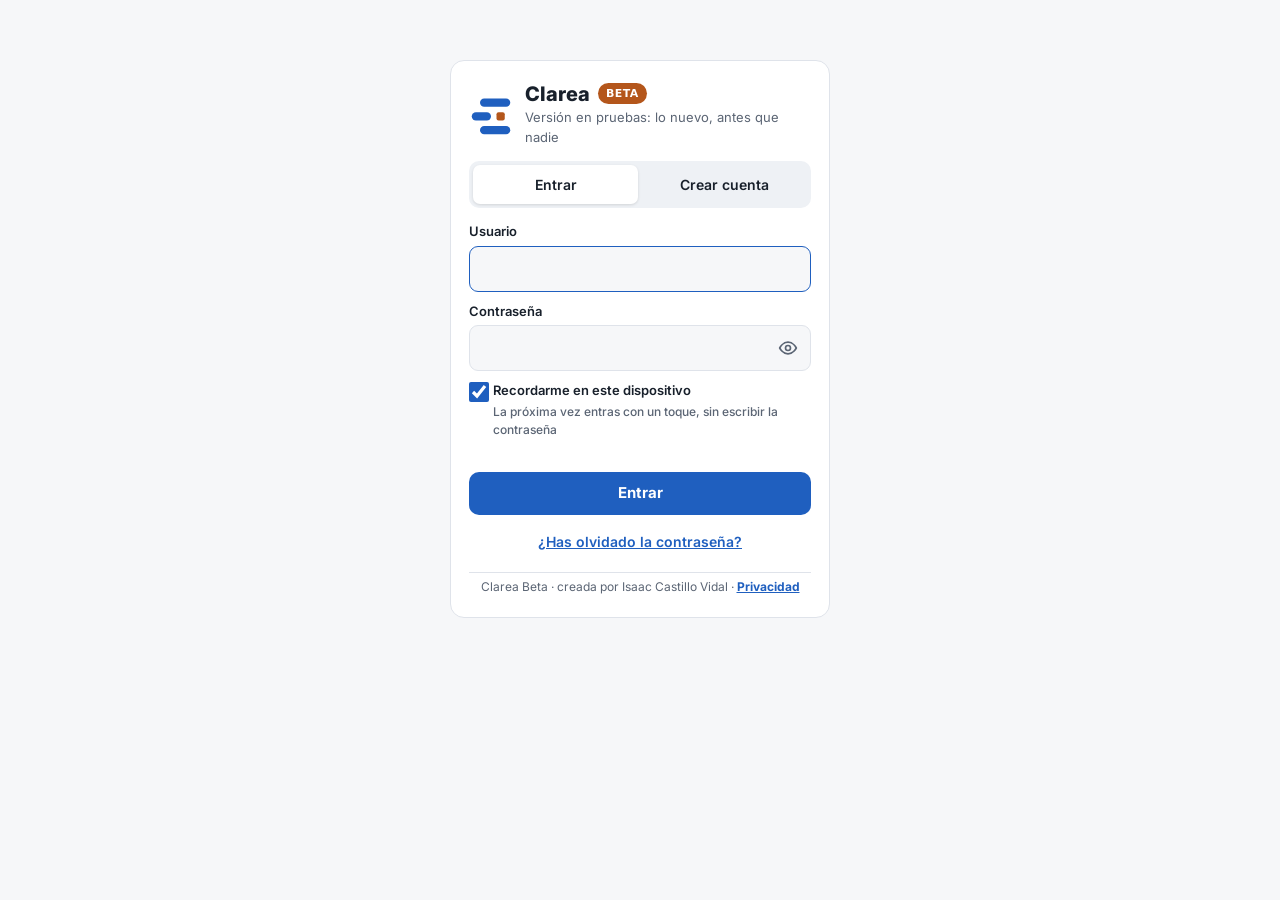
<file: proyecto.html>
<!doctype html>
<html lang="es">
<head>
<meta charset="utf-8">
<script src="/assets/js/arranque-7fc6e0b3.js"></script>
<meta name="description" content="Tus asignaturas, horario, faltas de asistencia y repasos de proyectos.">
<meta property="og:type" content="website">
<meta property="og:site_name" content="Clarea Beta">
<meta property="og:title" content="Clarea Beta">
<meta property="og:description" content="La versión en pruebas de Clarea: lo nuevo, antes que nadie.">
<meta property="og:url" content="https://beta.clarea.dev/">
<meta property="og:image" content="https://beta.clarea.dev/assets/img/og-image.png?v=20261117201602">
<meta property="og:image:width" content="1200">
<meta property="og:image:height" content="630">
<meta property="og:image:alt" content="Logo de Clarea Beta">
<meta property="og:locale" content="es_ES">
<meta name="twitter:card" content="summary_large_image">
<meta name="theme-color" content="#1f5fbf">
<meta name="apple-mobile-web-app-capable" content="yes">
<meta name="mobile-web-app-capable" content="yes">
<meta name="apple-mobile-web-app-title" content="Clarea β">
<meta name="apple-mobile-web-app-status-bar-style" content="default">
<link rel="manifest" href="/manifest.webmanifest">
<link rel="apple-touch-icon" href="/assets/img/apple-touch-icon.png">
<link rel="icon" type="image/png" sizes="64x64" href="/assets/img/favicon.png">
<title>Proyecto · Clarea Beta</title>
<meta name="viewport" content="width=device-width, initial-scale=1, viewport-fit=cover">
<link rel="preconnect" href="https://fonts.googleapis.com">
<link rel="preconnect" href="https://fonts.gstatic.com" crossorigin>
<link rel="stylesheet" href="https://fonts.googleapis.com/css2?family=Inter:wght@400;500;600;700;800&display=swap">
  <script type="module" crossorigin src="/assets/js/proyecto-CcN6jr1b.js"></script>
  <link rel="modulepreload" crossorigin href="/assets/js/comun-CTv2NM4a.js">
  <link rel="modulepreload" crossorigin href="/assets/js/arriba-DqIk59Ij.js">
  <link rel="modulepreload" crossorigin href="/assets/js/ia-B9FJbrQ-.js">
  <link rel="modulepreload" crossorigin href="/assets/js/menu-paginas-DpUgNuBW.js">
  <link rel="stylesheet" crossorigin href="/assets/css/proyecto-CrSnqvIi.css">
</head>
<body>
<header class="cbar"><div class="wrap" data-ubar><a class="clogo" href="./" aria-label="Clarea Beta, inicio"><svg class="lg-light" aria-hidden="true" xmlns="http://www.w3.org/2000/svg" viewBox="0 0 122.49 32"><g transform="translate(0 0)"><rect x="8" y="4" width="22" height="6" rx="3" fill="#1f5fbf"/><rect x="2" y="14" width="14" height="6" rx="3" fill="#1f5fbf"/><rect x="20" y="14" width="6" height="6" rx="1.5" fill="#b4561b"/><rect x="8" y="24" width="22" height="6" rx="3" fill="#1f5fbf"/></g><path transform="translate(41.036 28.0) scale(0.014094)" fill="#18202b" d="M772.5198974609375 24.0Q567.81591796875 24.0 408.71185302734375 -70.39593505859375Q249.6077880859375 -164.7918701171875 159.00372314453125 -337.4278564453125Q68.399658203125 -510.0638427734375 68.399658203125 -744.0Q68.399658203125 -979.9361572265625 158.7197265625 -1152.7881469726562Q249.039794921875 -1325.64013671875 408.4278564453125 -1419.820068359375Q567.81591796875 -1514.0 772.5198974609375 -1514.0Q900.7520751953125 -1514.0 1010.8121948242188 -1475.9759521484375Q1120.872314453125 -1437.951904296875 1206.2603759765625 -1366.9158325195312Q1291.6484375 -1295.8797607421875 1346.7284545898438 -1196.399658203125Q1401.8084716796875 -1096.9195556640625 1420.2164306640625 -973.439453125H1134.69482421875Q1120.5828857421875 -1042.34326171875 1088.7109985351562 -1096.2711181640625Q1056.839111328125 -1150.198974609375 1010.34326171875 -1187.4348754882812Q963.847412109375 -1224.6707763671875 904.57958984375 -1243.8627319335938Q845.311767578125 -1263.0546875 775.9759521484375 -1263.0546875Q643.1683349609375 -1263.0546875 548.3926391601562 -1198.8668823242188Q453.616943359375 -1134.6790771484375 402.84912109375 -1018.1873779296875Q352.081298828125 -901.6956787109375 352.081298828125 -744.0Q352.081298828125 -587.3043212890625 402.63311767578125 -471.3126220703125Q453.1849365234375 -355.3209228515625 548.1766357421875 -291.13311767578125Q643.1683349609375 -226.9453125 775.9759521484375 -226.9453125Q845.311767578125 -226.9453125 904.07958984375 -245.9212646484375Q962.847412109375 -264.897216796875 1009.34326171875 -302.06512451171875Q1055.839111328125 -339.2330322265625 1087.9949951171875 -392.660888671875Q1120.15087890625 -446.0887451171875 1135.2628173828125 -514.560546875H1420.2164306640625Q1401.9444580078125 -391.6484375 1346.7964477539062 -292.38433837890625Q1291.6484375 -193.1202392578125 1206.0443725585938 -122.3681640625Q1120.4403076171875 -51.6160888671875 1010.59619140625 -13.80804443359375Q900.7520751953125 24.0 772.5198974609375 24.0Z M1822.121298828125 -1490.0V0.0H1552.7597265625V-1490.0Z M2321.663740234375 17.2960205078125Q2216.2317333984374 17.2960205078125 2134.0957470703124 -17.8399658203125Q2051.9597607421874 -52.9759521484375 2004.5397778320312 -123.39593505859375Q1957.119794921875 -193.81591796875 1957.119794921875 -298.81591796875Q1957.119794921875 -388.951904296875 1990.6757641601562 -447.89593505859375Q2024.2317333984374 -506.8399658203125 2082.0037060546874 -542.364013671875Q2139.7756787109374 -577.8880615234375 2214.627668457031 -596.4000854492188Q2289.479658203125 -614.912109375 2371.07169921875 -623.18408203125Q2468.61564453125 -633.72802734375 2525.9676342773437 -642.2400512695312Q2583.3196240234374 -650.7520751953125 2608.035627441406 -667.6160888671875Q2632.751630859375 -684.4801025390625 2632.751630859375 -719.72802734375V-727.135986328125Q2632.751630859375 -770.0157470703125 2610.6517163085937 -802.6355590820312Q2588.5518017578124 -835.25537109375 2547.2839794921874 -853.84326171875Q2506.0161572265624 -872.43115234375 2448.00041015625 -872.43115234375Q2389.688642578125 -872.43115234375 2345.284833984375 -853.7632446289062Q2300.881025390625 -835.0953369140625 2274.941145019531 -801.9514770507812Q2249.0012646484374 -768.8076171875 2245.0012646484374 -725.311767578125H1988.6239453125Q1995.35197265625 -832.2479248046875 2052.5120068359374 -911.2039794921875Q2109.672041015625 -990.1600341796875 2211.8001538085937 -1033.9440307617188Q2313.9282666015624 -1077.72802734375 2454.91251953125 -1077.72802734375Q2559.872724609375 -1077.72802734375 2642.5808544921874 -1052.9440307617188Q2725.288984375 -1028.1600341796875 2782.5410595703124 -981.2960205078125Q2839.793134765625 -934.4320068359375 2869.521162109375 -868.0559692382812Q2899.249189453125 -801.679931640625 2899.249189453125 -718.495849609375V0.0H2635.343671875V-149.135986328125H2631.343671875Q2605.4315625 -100.3358154296875 2564.9755078125 -62.6998291015625Q2524.519453125 -25.0638427734375 2465.0435009765624 -3.8839111328125Q2405.567548828125 17.2960205078125 2321.663740234375 17.2960205078125ZM2391.45646484375 -176.608642578125Q2469.1040478515624 -176.608642578125 2523.5198803710937 -205.0364990234375Q2577.935712890625 -233.46435546875 2606.207685546875 -281.3681640625Q2634.479658203125 -329.27197265625 2634.479658203125 -388.767822265625V-500.031494140625Q2622.3196240234374 -492.759521484375 2600.1396923828124 -486.0555419921875Q2577.9597607421874 -479.3515625 2547.8838940429687 -473.1475830078125Q2517.80802734375 -466.943603515625 2482.596174316406 -461.02362060546875Q2447.3843212890624 -455.1036376953125 2409.7284375 -449.53564453125Q2357.36857421875 -441.9676513671875 2313.6687451171874 -424.84368896484375Q2269.968916015625 -407.7197265625 2243.7450390625 -378.48382568359375Q2217.521162109375 -349.2479248046875 2217.521162109375 -303.504150390625Q2217.521162109375 -264.00830078125 2239.0530834960937 -235.42041015625Q2260.5850048828124 -206.83251953125 2299.64884765625 -191.7205810546875Q2338.7126904296874 -176.608642578125 2391.45646484375 -176.608642578125Z M3075.8397265625 0.0V-1056.0H3335.473271484375V-878.767822265625H3338.6092578125Q3367.6092578125 -971.5679931640625 3429.745244140625 -1018.3279418945312Q3491.88123046875 -1065.087890625 3595.201298828125 -1065.087890625Q3620.79333984375 -1065.087890625 3642.0213671875 -1063.951904296875Q3663.24939453125 -1062.81591796875 3679.297490234375 -1061.679931640625V-826.87890625Q3664.5454150390624 -828.5828857421875 3629.5653125 -831.1388549804688Q3594.5852099609374 -833.69482421875 3557.153203125 -833.69482421875Q3497.42517578125 -833.69482421875 3449.153203125 -806.2628173828125Q3400.88123046875 -778.830810546875 3373.0412646484374 -724.2068481445312Q3345.201298828125 -669.5828857421875 3345.201298828125 -587.791015625V0.0Z M4239.600307617187 24.0Q4080.71224609375 24.0 3963.6521264648436 -46.78399658203125Q3846.5920068359374 -117.5679931640625 3782.759914550781 -242.28399658203125Q3718.927822265625 -367.0 3718.927822265625 -526.864013671875Q3718.927822265625 -688.2960205078125 3784.247890625 -813.0800170898438Q3849.567958984375 -937.864013671875 3964.6960717773436 -1008.9320068359375Q4079.8241845703124 -1080.0 4229.328334960937 -1080.0Q4344.512416992187 -1080.0 4438.412502441406 -1040.2160034179688Q4532.312587890625 -1000.4320068359375 4600.064663085937 -927.0800170898438Q4667.81673828125 -853.72802734375 4704.340786132812 -753.3080444335938Q4740.864833984375 -652.8880615234375 4740.864833984375 -531.6160888671875V-458.6956787109375H3821.024013671875V-638.3922119140625H4608.280239257812L4487.32748046875 -592.5762939453125Q4487.32748046875 -678.1119384765625 4456.387600097656 -740.3316650390625Q4425.447719726562 -802.5513916015625 4368.839931640625 -836.3312377929688Q4312.232143554687 -870.111083984375 4234.08041015625 -870.111083984375Q4156.928676757812 -870.111083984375 4100.388881835937 -836.3312377929688Q4043.8490869140624 -802.5513916015625 4012.9092065429686 -740.3316650390625Q3981.969326171875 -678.1119384765625 3981.969326171875 -592.5762939453125V-475.215576171875Q3981.969326171875 -388.2479248046875 4012.9892236328124 -322.3922119140625Q4044.00912109375 -256.5364990234375 4103.264919433594 -220.05267333984375Q4162.520717773437 -183.56884765625 4246.512416992187 -183.56884765625Q4307.688198242187 -183.56884765625 4354.968044433594 -201.66876220703125Q4402.247890625 -219.7686767578125 4433.915798339844 -252.48052978515625Q4465.583706054687 -285.1923828125 4479.423671875 -328.5281982421875H4728.9129296875Q4709.344936523437 -224.504150390625 4640.72884765625 -145.19610595703125Q4572.112758789062 -65.8880615234375 4468.540615234375 -20.94403076171875Q4364.968471679687 24.0 4239.600307617187 24.0Z M5201.783740234375 17.2960205078125Q5096.351733398437 17.2960205078125 5014.215747070312 -17.8399658203125Q4932.079760742187 -52.9759521484375 4884.659777832031 -123.39593505859375Q4837.239794921875 -193.81591796875 4837.239794921875 -298.81591796875Q4837.239794921875 -388.951904296875 4870.795764160156 -447.89593505859375Q4904.351733398437 -506.8399658203125 4962.123706054687 -542.364013671875Q5019.895678710937 -577.8880615234375 5094.747668457031 -596.4000854492188Q5169.599658203125 -614.912109375 5251.19169921875 -623.18408203125Q5348.73564453125 -633.72802734375 5406.087634277344 -642.2400512695312Q5463.439624023437 -650.7520751953125 5488.155627441406 -667.6160888671875Q5512.871630859375 -684.4801025390625 5512.871630859375 -719.72802734375V-727.135986328125Q5512.871630859375 -770.0157470703125 5490.771716308594 -802.6355590820312Q5468.671801757812 -835.25537109375 5427.403979492187 -853.84326171875Q5386.136157226562 -872.43115234375 5328.12041015625 -872.43115234375Q5269.808642578125 -872.43115234375 5225.404833984375 -853.7632446289062Q5181.001025390625 -835.0953369140625 5155.061145019531 -801.9514770507812Q5129.121264648437 -768.8076171875 5125.121264648437 -725.311767578125H4868.7439453125Q4875.47197265625 -832.2479248046875 4932.632006835937 -911.2039794921875Q4989.792041015625 -990.1600341796875 5091.920153808594 -1033.9440307617188Q5194.048266601562 -1077.72802734375 5335.03251953125 -1077.72802734375Q5439.992724609375 -1077.72802734375 5522.700854492187 -1052.9440307617188Q5605.408984375 -1028.1600341796875 5662.661059570312 -981.2960205078125Q5719.913134765625 -934.4320068359375 5749.641162109375 -868.0559692382812Q5779.369189453125 -801.679931640625 5779.369189453125 -718.495849609375V0.0H5515.463671875V-149.135986328125H5511.463671875Q5485.5515625 -100.3358154296875 5445.0955078125 -62.6998291015625Q5404.639453125 -25.0638427734375 5345.163500976562 -3.8839111328125Q5285.687548828125 17.2960205078125 5201.783740234375 17.2960205078125ZM5271.57646484375 -176.608642578125Q5349.224047851562 -176.608642578125 5403.639880371094 -205.0364990234375Q5458.055712890625 -233.46435546875 5486.327685546875 -281.3681640625Q5514.599658203125 -329.27197265625 5514.599658203125 -388.767822265625V-500.031494140625Q5502.439624023437 -492.759521484375 5480.259692382812 -486.0555419921875Q5458.079760742187 -479.3515625 5428.003894042969 -473.1475830078125Q5397.92802734375 -466.943603515625 5362.716174316406 -461.02362060546875Q5327.504321289062 -455.1036376953125 5289.8484375 -449.53564453125Q5237.48857421875 -441.9676513671875 5193.788745117187 -424.84368896484375Q5150.088916015625 -407.7197265625 5123.8650390625 -378.48382568359375Q5097.641162109375 -349.2479248046875 5097.641162109375 -303.504150390625Q5097.641162109375 -264.00830078125 5119.173083496094 -235.42041015625Q5140.705004882812 -206.83251953125 5179.76884765625 -191.7205810546875Q5218.832690429687 -176.608642578125 5271.57646484375 -176.608642578125Z"/></svg>
<svg class="lg-dark" aria-hidden="true" xmlns="http://www.w3.org/2000/svg" viewBox="0 0 122.49 32"><g transform="translate(0 0)"><rect x="8" y="4" width="22" height="6" rx="3" fill="#76a7f2"/><rect x="2" y="14" width="14" height="6" rx="3" fill="#76a7f2"/><rect x="20" y="14" width="6" height="6" rx="1.5" fill="#e3925a"/><rect x="8" y="24" width="22" height="6" rx="3" fill="#76a7f2"/></g><path transform="translate(41.036 28.0) scale(0.014094)" fill="#e3e7ec" d="M772.5198974609375 24.0Q567.81591796875 24.0 408.71185302734375 -70.39593505859375Q249.6077880859375 -164.7918701171875 159.00372314453125 -337.4278564453125Q68.399658203125 -510.0638427734375 68.399658203125 -744.0Q68.399658203125 -979.9361572265625 158.7197265625 -1152.7881469726562Q249.039794921875 -1325.64013671875 408.4278564453125 -1419.820068359375Q567.81591796875 -1514.0 772.5198974609375 -1514.0Q900.7520751953125 -1514.0 1010.8121948242188 -1475.9759521484375Q1120.872314453125 -1437.951904296875 1206.2603759765625 -1366.9158325195312Q1291.6484375 -1295.8797607421875 1346.7284545898438 -1196.399658203125Q1401.8084716796875 -1096.9195556640625 1420.2164306640625 -973.439453125H1134.69482421875Q1120.5828857421875 -1042.34326171875 1088.7109985351562 -1096.2711181640625Q1056.839111328125 -1150.198974609375 1010.34326171875 -1187.4348754882812Q963.847412109375 -1224.6707763671875 904.57958984375 -1243.8627319335938Q845.311767578125 -1263.0546875 775.9759521484375 -1263.0546875Q643.1683349609375 -1263.0546875 548.3926391601562 -1198.8668823242188Q453.616943359375 -1134.6790771484375 402.84912109375 -1018.1873779296875Q352.081298828125 -901.6956787109375 352.081298828125 -744.0Q352.081298828125 -587.3043212890625 402.63311767578125 -471.3126220703125Q453.1849365234375 -355.3209228515625 548.1766357421875 -291.13311767578125Q643.1683349609375 -226.9453125 775.9759521484375 -226.9453125Q845.311767578125 -226.9453125 904.07958984375 -245.9212646484375Q962.847412109375 -264.897216796875 1009.34326171875 -302.06512451171875Q1055.839111328125 -339.2330322265625 1087.9949951171875 -392.660888671875Q1120.15087890625 -446.0887451171875 1135.2628173828125 -514.560546875H1420.2164306640625Q1401.9444580078125 -391.6484375 1346.7964477539062 -292.38433837890625Q1291.6484375 -193.1202392578125 1206.0443725585938 -122.3681640625Q1120.4403076171875 -51.6160888671875 1010.59619140625 -13.80804443359375Q900.7520751953125 24.0 772.5198974609375 24.0Z M1822.121298828125 -1490.0V0.0H1552.7597265625V-1490.0Z M2321.663740234375 17.2960205078125Q2216.2317333984374 17.2960205078125 2134.0957470703124 -17.8399658203125Q2051.9597607421874 -52.9759521484375 2004.5397778320312 -123.39593505859375Q1957.119794921875 -193.81591796875 1957.119794921875 -298.81591796875Q1957.119794921875 -388.951904296875 1990.6757641601562 -447.89593505859375Q2024.2317333984374 -506.8399658203125 2082.0037060546874 -542.364013671875Q2139.7756787109374 -577.8880615234375 2214.627668457031 -596.4000854492188Q2289.479658203125 -614.912109375 2371.07169921875 -623.18408203125Q2468.61564453125 -633.72802734375 2525.9676342773437 -642.2400512695312Q2583.3196240234374 -650.7520751953125 2608.035627441406 -667.6160888671875Q2632.751630859375 -684.4801025390625 2632.751630859375 -719.72802734375V-727.135986328125Q2632.751630859375 -770.0157470703125 2610.6517163085937 -802.6355590820312Q2588.5518017578124 -835.25537109375 2547.2839794921874 -853.84326171875Q2506.0161572265624 -872.43115234375 2448.00041015625 -872.43115234375Q2389.688642578125 -872.43115234375 2345.284833984375 -853.7632446289062Q2300.881025390625 -835.0953369140625 2274.941145019531 -801.9514770507812Q2249.0012646484374 -768.8076171875 2245.0012646484374 -725.311767578125H1988.6239453125Q1995.35197265625 -832.2479248046875 2052.5120068359374 -911.2039794921875Q2109.672041015625 -990.1600341796875 2211.8001538085937 -1033.9440307617188Q2313.9282666015624 -1077.72802734375 2454.91251953125 -1077.72802734375Q2559.872724609375 -1077.72802734375 2642.5808544921874 -1052.9440307617188Q2725.288984375 -1028.1600341796875 2782.5410595703124 -981.2960205078125Q2839.793134765625 -934.4320068359375 2869.521162109375 -868.0559692382812Q2899.249189453125 -801.679931640625 2899.249189453125 -718.495849609375V0.0H2635.343671875V-149.135986328125H2631.343671875Q2605.4315625 -100.3358154296875 2564.9755078125 -62.6998291015625Q2524.519453125 -25.0638427734375 2465.0435009765624 -3.8839111328125Q2405.567548828125 17.2960205078125 2321.663740234375 17.2960205078125ZM2391.45646484375 -176.608642578125Q2469.1040478515624 -176.608642578125 2523.5198803710937 -205.0364990234375Q2577.935712890625 -233.46435546875 2606.207685546875 -281.3681640625Q2634.479658203125 -329.27197265625 2634.479658203125 -388.767822265625V-500.031494140625Q2622.3196240234374 -492.759521484375 2600.1396923828124 -486.0555419921875Q2577.9597607421874 -479.3515625 2547.8838940429687 -473.1475830078125Q2517.80802734375 -466.943603515625 2482.596174316406 -461.02362060546875Q2447.3843212890624 -455.1036376953125 2409.7284375 -449.53564453125Q2357.36857421875 -441.9676513671875 2313.6687451171874 -424.84368896484375Q2269.968916015625 -407.7197265625 2243.7450390625 -378.48382568359375Q2217.521162109375 -349.2479248046875 2217.521162109375 -303.504150390625Q2217.521162109375 -264.00830078125 2239.0530834960937 -235.42041015625Q2260.5850048828124 -206.83251953125 2299.64884765625 -191.7205810546875Q2338.7126904296874 -176.608642578125 2391.45646484375 -176.608642578125Z M3075.8397265625 0.0V-1056.0H3335.473271484375V-878.767822265625H3338.6092578125Q3367.6092578125 -971.5679931640625 3429.745244140625 -1018.3279418945312Q3491.88123046875 -1065.087890625 3595.201298828125 -1065.087890625Q3620.79333984375 -1065.087890625 3642.0213671875 -1063.951904296875Q3663.24939453125 -1062.81591796875 3679.297490234375 -1061.679931640625V-826.87890625Q3664.5454150390624 -828.5828857421875 3629.5653125 -831.1388549804688Q3594.5852099609374 -833.69482421875 3557.153203125 -833.69482421875Q3497.42517578125 -833.69482421875 3449.153203125 -806.2628173828125Q3400.88123046875 -778.830810546875 3373.0412646484374 -724.2068481445312Q3345.201298828125 -669.5828857421875 3345.201298828125 -587.791015625V0.0Z M4239.600307617187 24.0Q4080.71224609375 24.0 3963.6521264648436 -46.78399658203125Q3846.5920068359374 -117.5679931640625 3782.759914550781 -242.28399658203125Q3718.927822265625 -367.0 3718.927822265625 -526.864013671875Q3718.927822265625 -688.2960205078125 3784.247890625 -813.0800170898438Q3849.567958984375 -937.864013671875 3964.6960717773436 -1008.9320068359375Q4079.8241845703124 -1080.0 4229.328334960937 -1080.0Q4344.512416992187 -1080.0 4438.412502441406 -1040.2160034179688Q4532.312587890625 -1000.4320068359375 4600.064663085937 -927.0800170898438Q4667.81673828125 -853.72802734375 4704.340786132812 -753.3080444335938Q4740.864833984375 -652.8880615234375 4740.864833984375 -531.6160888671875V-458.6956787109375H3821.024013671875V-638.3922119140625H4608.280239257812L4487.32748046875 -592.5762939453125Q4487.32748046875 -678.1119384765625 4456.387600097656 -740.3316650390625Q4425.447719726562 -802.5513916015625 4368.839931640625 -836.3312377929688Q4312.232143554687 -870.111083984375 4234.08041015625 -870.111083984375Q4156.928676757812 -870.111083984375 4100.388881835937 -836.3312377929688Q4043.8490869140624 -802.5513916015625 4012.9092065429686 -740.3316650390625Q3981.969326171875 -678.1119384765625 3981.969326171875 -592.5762939453125V-475.215576171875Q3981.969326171875 -388.2479248046875 4012.9892236328124 -322.3922119140625Q4044.00912109375 -256.5364990234375 4103.264919433594 -220.05267333984375Q4162.520717773437 -183.56884765625 4246.512416992187 -183.56884765625Q4307.688198242187 -183.56884765625 4354.968044433594 -201.66876220703125Q4402.247890625 -219.7686767578125 4433.915798339844 -252.48052978515625Q4465.583706054687 -285.1923828125 4479.423671875 -328.5281982421875H4728.9129296875Q4709.344936523437 -224.504150390625 4640.72884765625 -145.19610595703125Q4572.112758789062 -65.8880615234375 4468.540615234375 -20.94403076171875Q4364.968471679687 24.0 4239.600307617187 24.0Z M5201.783740234375 17.2960205078125Q5096.351733398437 17.2960205078125 5014.215747070312 -17.8399658203125Q4932.079760742187 -52.9759521484375 4884.659777832031 -123.39593505859375Q4837.239794921875 -193.81591796875 4837.239794921875 -298.81591796875Q4837.239794921875 -388.951904296875 4870.795764160156 -447.89593505859375Q4904.351733398437 -506.8399658203125 4962.123706054687 -542.364013671875Q5019.895678710937 -577.8880615234375 5094.747668457031 -596.4000854492188Q5169.599658203125 -614.912109375 5251.19169921875 -623.18408203125Q5348.73564453125 -633.72802734375 5406.087634277344 -642.2400512695312Q5463.439624023437 -650.7520751953125 5488.155627441406 -667.6160888671875Q5512.871630859375 -684.4801025390625 5512.871630859375 -719.72802734375V-727.135986328125Q5512.871630859375 -770.0157470703125 5490.771716308594 -802.6355590820312Q5468.671801757812 -835.25537109375 5427.403979492187 -853.84326171875Q5386.136157226562 -872.43115234375 5328.12041015625 -872.43115234375Q5269.808642578125 -872.43115234375 5225.404833984375 -853.7632446289062Q5181.001025390625 -835.0953369140625 5155.061145019531 -801.9514770507812Q5129.121264648437 -768.8076171875 5125.121264648437 -725.311767578125H4868.7439453125Q4875.47197265625 -832.2479248046875 4932.632006835937 -911.2039794921875Q4989.792041015625 -990.1600341796875 5091.920153808594 -1033.9440307617188Q5194.048266601562 -1077.72802734375 5335.03251953125 -1077.72802734375Q5439.992724609375 -1077.72802734375 5522.700854492187 -1052.9440307617188Q5605.408984375 -1028.1600341796875 5662.661059570312 -981.2960205078125Q5719.913134765625 -934.4320068359375 5749.641162109375 -868.0559692382812Q5779.369189453125 -801.679931640625 5779.369189453125 -718.495849609375V0.0H5515.463671875V-149.135986328125H5511.463671875Q5485.5515625 -100.3358154296875 5445.0955078125 -62.6998291015625Q5404.639453125 -25.0638427734375 5345.163500976562 -3.8839111328125Q5285.687548828125 17.2960205078125 5201.783740234375 17.2960205078125ZM5271.57646484375 -176.608642578125Q5349.224047851562 -176.608642578125 5403.639880371094 -205.0364990234375Q5458.055712890625 -233.46435546875 5486.327685546875 -281.3681640625Q5514.599658203125 -329.27197265625 5514.599658203125 -388.767822265625V-500.031494140625Q5502.439624023437 -492.759521484375 5480.259692382812 -486.0555419921875Q5458.079760742187 -479.3515625 5428.003894042969 -473.1475830078125Q5397.92802734375 -466.943603515625 5362.716174316406 -461.02362060546875Q5327.504321289062 -455.1036376953125 5289.8484375 -449.53564453125Q5237.48857421875 -441.9676513671875 5193.788745117187 -424.84368896484375Q5150.088916015625 -407.7197265625 5123.8650390625 -378.48382568359375Q5097.641162109375 -349.2479248046875 5097.641162109375 -303.504150390625Q5097.641162109375 -264.00830078125 5119.173083496094 -235.42041015625Q5140.705004882812 -206.83251953125 5179.76884765625 -191.7205810546875Q5218.832690429687 -176.608642578125 5271.57646484375 -176.608642578125Z"/></svg>
<span class="betatag" aria-hidden="true">Beta</span></a></div></header>
<div class="wrap rhead"><a class="rback" id="pback" href="./">← Inicio</a>
  <div class="rtitle"><span class="pico" id="pico"></span><div><b id="ptitle">Proyecto</b><span id="psub"></span></div>
  <button class="pgear" id="pgear" type="button" hidden aria-label="Ajustes del proyecto" title="Ajustes del proyecto"><svg viewBox="0 0 24 24" fill="none" stroke="currentColor" stroke-width="2" stroke-linecap="round" stroke-linejoin="round" aria-hidden="true"><circle cx="12" cy="12" r="3"/><path d="M19.4 15a1.7 1.7 0 0 0 .3 1.8l.1.1a2 2 0 1 1-2.8 2.8l-.1-.1a1.7 1.7 0 0 0-1.8-.3 1.7 1.7 0 0 0-1 1.5V21a2 2 0 1 1-4 0v-.1a1.7 1.7 0 0 0-1.1-1.5 1.7 1.7 0 0 0-1.8.3l-.1.1a2 2 0 1 1-2.8-2.8l.1-.1a1.7 1.7 0 0 0 .3-1.8 1.7 1.7 0 0 0-1.5-1H3a2 2 0 1 1 0-4h.1a1.7 1.7 0 0 0 1.5-1.1 1.7 1.7 0 0 0-.3-1.8l-.1-.1a2 2 0 1 1 2.8-2.8l.1.1a1.7 1.7 0 0 0 1.8.3H9a1.7 1.7 0 0 0 1-1.5V3a2 2 0 1 1 4 0v.1a1.7 1.7 0 0 0 1 1.5 1.7 1.7 0 0 0 1.8-.3l.1-.1a2 2 0 1 1 2.8 2.8l-.1.1a1.7 1.7 0 0 0-.3 1.8V9a1.7 1.7 0 0 0 1.5 1H21a2 2 0 1 1 0 4h-.1a1.7 1.7 0 0 0-1.5 1z"/></svg></button></div>
</div>
<nav class="tabs" aria-label="Apartados"><div class="wrap" role="tablist" id="ptabs"></div></nav>
<main><section id="pv" class="wrap" role="tabpanel"></section></main>
<nav class="tabbar" aria-label="Secciones"><a data-tab="" href="./"><svg viewBox="0 0 24 24" fill="none" stroke="currentColor" stroke-width="2" stroke-linecap="round" stroke-linejoin="round" aria-hidden="true"><path d="M3 11l9-7 9 7v9a1 1 0 0 1-1 1h-5v-6H9v6H4a1 1 0 0 1-1-1z"/></svg>Inicio</a><a data-tab="estudiar" href="./estudiar" class="on" aria-current="page"><svg viewBox="0 0 24 24" fill="none" stroke="currentColor" stroke-width="2" stroke-linecap="round" stroke-linejoin="round" aria-hidden="true"><path d="M4 5a2 2 0 0 1 2-2h12v16H6a2 2 0 0 0-2 2z"/><path d="M4 19V5M8 7h6"/></svg>Estudiar</a><a data-tab="agenda" href="./semana"><svg viewBox="0 0 24 24" fill="none" stroke="currentColor" stroke-width="2" stroke-linecap="round" stroke-linejoin="round" aria-hidden="true"><rect x="3" y="5" width="18" height="16" rx="3"/><path d="M3 10h18M8 3v4M16 3v4M8 15l2 2 4-4"/></svg>Agenda</a><a data-tab="notas" href="./notas"><svg viewBox="0 0 24 24" fill="none" stroke="currentColor" stroke-width="2" stroke-linecap="round" stroke-linejoin="round" aria-hidden="true"><path d="M4 20V10M10 20V4M16 20v-7M22 20H2"/></svg>Mi curso</a><a data-tab="grupos" href="./grupos"><svg viewBox="0 0 24 24" fill="none" stroke="currentColor" stroke-width="2" stroke-linecap="round" stroke-linejoin="round" aria-hidden="true"><circle cx="9" cy="8" r="3.5"/><path d="M2.5 20a6.5 6.5 0 0 1 13 0"/><circle cx="17" cy="9" r="2.8"/><path d="M16 14.2a5 5 0 0 1 6 5.3"/></svg>Grupos</a></nav>
</body>
</html>
</file>
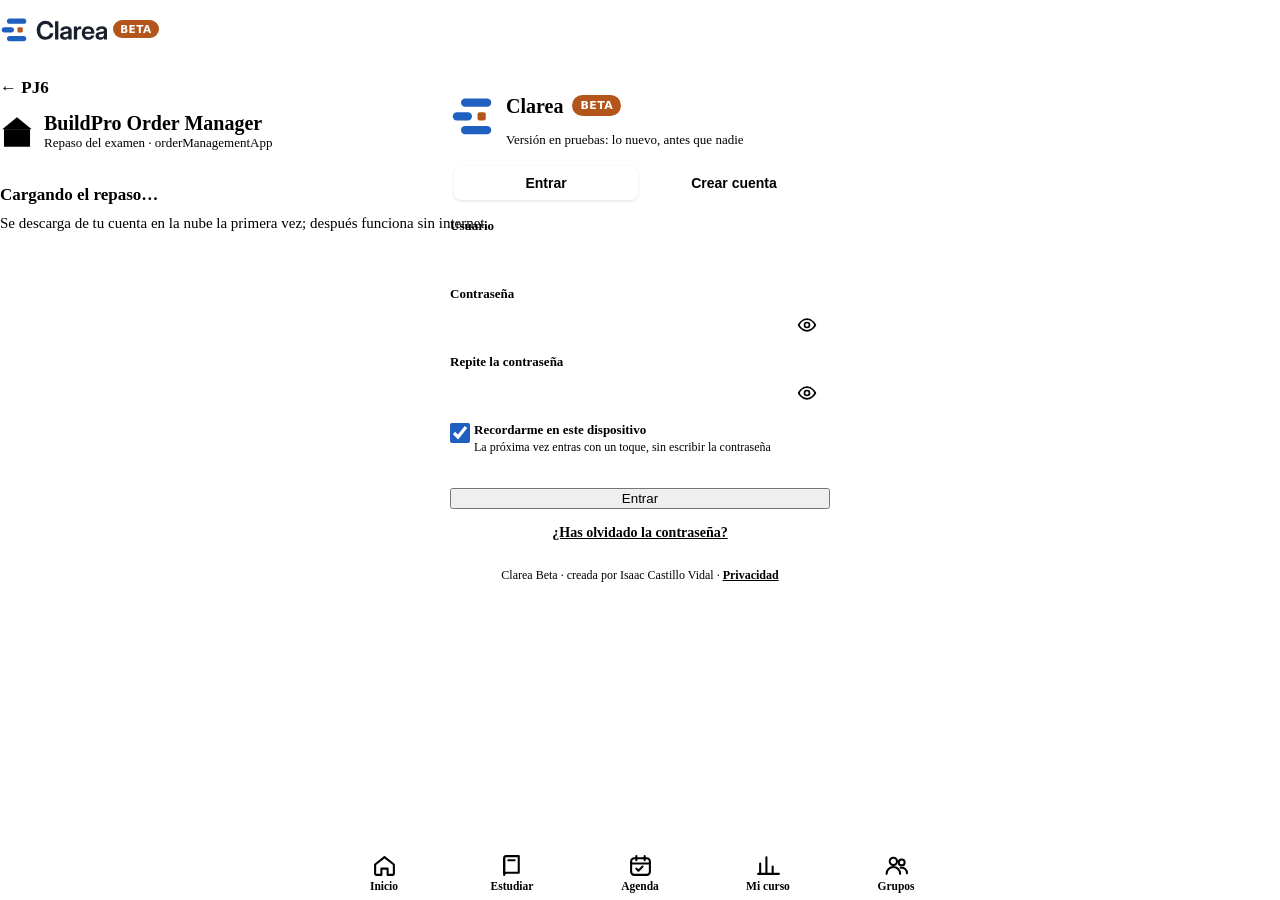
<file: repaso-pj6.html>
<!doctype html>
<html lang="es">
<head>
<meta charset="utf-8">
<script src="/assets/js/arranque-7fc6e0b3.js"></script>
<meta name="description" content="Tus asignaturas, horario, faltas de asistencia y repasos de proyectos.">
<meta property="og:type" content="website">
<meta property="og:site_name" content="Clarea Beta">
<meta property="og:title" content="Clarea Beta">
<meta property="og:description" content="La versión en pruebas de Clarea: lo nuevo, antes que nadie.">
<meta property="og:url" content="https://beta.clarea.dev/">
<meta property="og:image" content="https://beta.clarea.dev/assets/img/og-image.png?v=20261117201602">
<meta property="og:image:width" content="1200">
<meta property="og:image:height" content="630">
<meta property="og:image:alt" content="Logo de Clarea Beta">
<meta property="og:locale" content="es_ES">
<meta name="twitter:card" content="summary_large_image">
<meta name="theme-color" content="#1f5fbf">
<meta name="apple-mobile-web-app-capable" content="yes">
<meta name="mobile-web-app-capable" content="yes">
<meta name="apple-mobile-web-app-title" content="Clarea β">
<meta name="apple-mobile-web-app-status-bar-style" content="default">
<link rel="manifest" href="/manifest.webmanifest">
<link rel="apple-touch-icon" href="/assets/img/apple-touch-icon.png">
<link rel="icon" type="image/png" sizes="64x64" href="/assets/img/favicon.png">
<title>PJ6 · Repaso · Clarea Beta</title>
<meta name="viewport" content="width=device-width, initial-scale=1, viewport-fit=cover">
<link rel="preconnect" href="https://fonts.googleapis.com">
<link rel="preconnect" href="https://fonts.gstatic.com" crossorigin>
<link rel="stylesheet" href="https://fonts.googleapis.com/css2?family=Archivo:wght@600;800&family=IBM+Plex+Mono:wght@400;500&family=IBM+Plex+Sans:wght@400;500;600&display=swap">
  <script type="module" crossorigin src="/assets/js/repaso-pj6-BBBk4Azs.js"></script>
  <link rel="modulepreload" crossorigin href="/assets/js/comun-CTv2NM4a.js">
  <link rel="modulepreload" crossorigin href="/assets/js/arriba-DqIk59Ij.js">
  <link rel="modulepreload" crossorigin href="/assets/js/ia-B9FJbrQ-.js">
  <link rel="modulepreload" crossorigin href="/assets/js/menu-paginas-DpUgNuBW.js">
  <link rel="stylesheet" crossorigin href="/assets/css/repaso-pj6-BMJF5Q73.css">
</head>
<body>
<header class="cbar"><div class="wrap" data-ubar><a class="clogo" href="./" aria-label="Clarea Beta, inicio"><svg class="lg-light" aria-hidden="true" xmlns="http://www.w3.org/2000/svg" viewBox="0 0 122.49 32"><g transform="translate(0 0)"><rect x="8" y="4" width="22" height="6" rx="3" fill="#1f5fbf"/><rect x="2" y="14" width="14" height="6" rx="3" fill="#1f5fbf"/><rect x="20" y="14" width="6" height="6" rx="1.5" fill="#b4561b"/><rect x="8" y="24" width="22" height="6" rx="3" fill="#1f5fbf"/></g><path transform="translate(41.036 28.0) scale(0.014094)" fill="#18202b" d="M772.5198974609375 24.0Q567.81591796875 24.0 408.71185302734375 -70.39593505859375Q249.6077880859375 -164.7918701171875 159.00372314453125 -337.4278564453125Q68.399658203125 -510.0638427734375 68.399658203125 -744.0Q68.399658203125 -979.9361572265625 158.7197265625 -1152.7881469726562Q249.039794921875 -1325.64013671875 408.4278564453125 -1419.820068359375Q567.81591796875 -1514.0 772.5198974609375 -1514.0Q900.7520751953125 -1514.0 1010.8121948242188 -1475.9759521484375Q1120.872314453125 -1437.951904296875 1206.2603759765625 -1366.9158325195312Q1291.6484375 -1295.8797607421875 1346.7284545898438 -1196.399658203125Q1401.8084716796875 -1096.9195556640625 1420.2164306640625 -973.439453125H1134.69482421875Q1120.5828857421875 -1042.34326171875 1088.7109985351562 -1096.2711181640625Q1056.839111328125 -1150.198974609375 1010.34326171875 -1187.4348754882812Q963.847412109375 -1224.6707763671875 904.57958984375 -1243.8627319335938Q845.311767578125 -1263.0546875 775.9759521484375 -1263.0546875Q643.1683349609375 -1263.0546875 548.3926391601562 -1198.8668823242188Q453.616943359375 -1134.6790771484375 402.84912109375 -1018.1873779296875Q352.081298828125 -901.6956787109375 352.081298828125 -744.0Q352.081298828125 -587.3043212890625 402.63311767578125 -471.3126220703125Q453.1849365234375 -355.3209228515625 548.1766357421875 -291.13311767578125Q643.1683349609375 -226.9453125 775.9759521484375 -226.9453125Q845.311767578125 -226.9453125 904.07958984375 -245.9212646484375Q962.847412109375 -264.897216796875 1009.34326171875 -302.06512451171875Q1055.839111328125 -339.2330322265625 1087.9949951171875 -392.660888671875Q1120.15087890625 -446.0887451171875 1135.2628173828125 -514.560546875H1420.2164306640625Q1401.9444580078125 -391.6484375 1346.7964477539062 -292.38433837890625Q1291.6484375 -193.1202392578125 1206.0443725585938 -122.3681640625Q1120.4403076171875 -51.6160888671875 1010.59619140625 -13.80804443359375Q900.7520751953125 24.0 772.5198974609375 24.0Z M1822.121298828125 -1490.0V0.0H1552.7597265625V-1490.0Z M2321.663740234375 17.2960205078125Q2216.2317333984374 17.2960205078125 2134.0957470703124 -17.8399658203125Q2051.9597607421874 -52.9759521484375 2004.5397778320312 -123.39593505859375Q1957.119794921875 -193.81591796875 1957.119794921875 -298.81591796875Q1957.119794921875 -388.951904296875 1990.6757641601562 -447.89593505859375Q2024.2317333984374 -506.8399658203125 2082.0037060546874 -542.364013671875Q2139.7756787109374 -577.8880615234375 2214.627668457031 -596.4000854492188Q2289.479658203125 -614.912109375 2371.07169921875 -623.18408203125Q2468.61564453125 -633.72802734375 2525.9676342773437 -642.2400512695312Q2583.3196240234374 -650.7520751953125 2608.035627441406 -667.6160888671875Q2632.751630859375 -684.4801025390625 2632.751630859375 -719.72802734375V-727.135986328125Q2632.751630859375 -770.0157470703125 2610.6517163085937 -802.6355590820312Q2588.5518017578124 -835.25537109375 2547.2839794921874 -853.84326171875Q2506.0161572265624 -872.43115234375 2448.00041015625 -872.43115234375Q2389.688642578125 -872.43115234375 2345.284833984375 -853.7632446289062Q2300.881025390625 -835.0953369140625 2274.941145019531 -801.9514770507812Q2249.0012646484374 -768.8076171875 2245.0012646484374 -725.311767578125H1988.6239453125Q1995.35197265625 -832.2479248046875 2052.5120068359374 -911.2039794921875Q2109.672041015625 -990.1600341796875 2211.8001538085937 -1033.9440307617188Q2313.9282666015624 -1077.72802734375 2454.91251953125 -1077.72802734375Q2559.872724609375 -1077.72802734375 2642.5808544921874 -1052.9440307617188Q2725.288984375 -1028.1600341796875 2782.5410595703124 -981.2960205078125Q2839.793134765625 -934.4320068359375 2869.521162109375 -868.0559692382812Q2899.249189453125 -801.679931640625 2899.249189453125 -718.495849609375V0.0H2635.343671875V-149.135986328125H2631.343671875Q2605.4315625 -100.3358154296875 2564.9755078125 -62.6998291015625Q2524.519453125 -25.0638427734375 2465.0435009765624 -3.8839111328125Q2405.567548828125 17.2960205078125 2321.663740234375 17.2960205078125ZM2391.45646484375 -176.608642578125Q2469.1040478515624 -176.608642578125 2523.5198803710937 -205.0364990234375Q2577.935712890625 -233.46435546875 2606.207685546875 -281.3681640625Q2634.479658203125 -329.27197265625 2634.479658203125 -388.767822265625V-500.031494140625Q2622.3196240234374 -492.759521484375 2600.1396923828124 -486.0555419921875Q2577.9597607421874 -479.3515625 2547.8838940429687 -473.1475830078125Q2517.80802734375 -466.943603515625 2482.596174316406 -461.02362060546875Q2447.3843212890624 -455.1036376953125 2409.7284375 -449.53564453125Q2357.36857421875 -441.9676513671875 2313.6687451171874 -424.84368896484375Q2269.968916015625 -407.7197265625 2243.7450390625 -378.48382568359375Q2217.521162109375 -349.2479248046875 2217.521162109375 -303.504150390625Q2217.521162109375 -264.00830078125 2239.0530834960937 -235.42041015625Q2260.5850048828124 -206.83251953125 2299.64884765625 -191.7205810546875Q2338.7126904296874 -176.608642578125 2391.45646484375 -176.608642578125Z M3075.8397265625 0.0V-1056.0H3335.473271484375V-878.767822265625H3338.6092578125Q3367.6092578125 -971.5679931640625 3429.745244140625 -1018.3279418945312Q3491.88123046875 -1065.087890625 3595.201298828125 -1065.087890625Q3620.79333984375 -1065.087890625 3642.0213671875 -1063.951904296875Q3663.24939453125 -1062.81591796875 3679.297490234375 -1061.679931640625V-826.87890625Q3664.5454150390624 -828.5828857421875 3629.5653125 -831.1388549804688Q3594.5852099609374 -833.69482421875 3557.153203125 -833.69482421875Q3497.42517578125 -833.69482421875 3449.153203125 -806.2628173828125Q3400.88123046875 -778.830810546875 3373.0412646484374 -724.2068481445312Q3345.201298828125 -669.5828857421875 3345.201298828125 -587.791015625V0.0Z M4239.600307617187 24.0Q4080.71224609375 24.0 3963.6521264648436 -46.78399658203125Q3846.5920068359374 -117.5679931640625 3782.759914550781 -242.28399658203125Q3718.927822265625 -367.0 3718.927822265625 -526.864013671875Q3718.927822265625 -688.2960205078125 3784.247890625 -813.0800170898438Q3849.567958984375 -937.864013671875 3964.6960717773436 -1008.9320068359375Q4079.8241845703124 -1080.0 4229.328334960937 -1080.0Q4344.512416992187 -1080.0 4438.412502441406 -1040.2160034179688Q4532.312587890625 -1000.4320068359375 4600.064663085937 -927.0800170898438Q4667.81673828125 -853.72802734375 4704.340786132812 -753.3080444335938Q4740.864833984375 -652.8880615234375 4740.864833984375 -531.6160888671875V-458.6956787109375H3821.024013671875V-638.3922119140625H4608.280239257812L4487.32748046875 -592.5762939453125Q4487.32748046875 -678.1119384765625 4456.387600097656 -740.3316650390625Q4425.447719726562 -802.5513916015625 4368.839931640625 -836.3312377929688Q4312.232143554687 -870.111083984375 4234.08041015625 -870.111083984375Q4156.928676757812 -870.111083984375 4100.388881835937 -836.3312377929688Q4043.8490869140624 -802.5513916015625 4012.9092065429686 -740.3316650390625Q3981.969326171875 -678.1119384765625 3981.969326171875 -592.5762939453125V-475.215576171875Q3981.969326171875 -388.2479248046875 4012.9892236328124 -322.3922119140625Q4044.00912109375 -256.5364990234375 4103.264919433594 -220.05267333984375Q4162.520717773437 -183.56884765625 4246.512416992187 -183.56884765625Q4307.688198242187 -183.56884765625 4354.968044433594 -201.66876220703125Q4402.247890625 -219.7686767578125 4433.915798339844 -252.48052978515625Q4465.583706054687 -285.1923828125 4479.423671875 -328.5281982421875H4728.9129296875Q4709.344936523437 -224.504150390625 4640.72884765625 -145.19610595703125Q4572.112758789062 -65.8880615234375 4468.540615234375 -20.94403076171875Q4364.968471679687 24.0 4239.600307617187 24.0Z M5201.783740234375 17.2960205078125Q5096.351733398437 17.2960205078125 5014.215747070312 -17.8399658203125Q4932.079760742187 -52.9759521484375 4884.659777832031 -123.39593505859375Q4837.239794921875 -193.81591796875 4837.239794921875 -298.81591796875Q4837.239794921875 -388.951904296875 4870.795764160156 -447.89593505859375Q4904.351733398437 -506.8399658203125 4962.123706054687 -542.364013671875Q5019.895678710937 -577.8880615234375 5094.747668457031 -596.4000854492188Q5169.599658203125 -614.912109375 5251.19169921875 -623.18408203125Q5348.73564453125 -633.72802734375 5406.087634277344 -642.2400512695312Q5463.439624023437 -650.7520751953125 5488.155627441406 -667.6160888671875Q5512.871630859375 -684.4801025390625 5512.871630859375 -719.72802734375V-727.135986328125Q5512.871630859375 -770.0157470703125 5490.771716308594 -802.6355590820312Q5468.671801757812 -835.25537109375 5427.403979492187 -853.84326171875Q5386.136157226562 -872.43115234375 5328.12041015625 -872.43115234375Q5269.808642578125 -872.43115234375 5225.404833984375 -853.7632446289062Q5181.001025390625 -835.0953369140625 5155.061145019531 -801.9514770507812Q5129.121264648437 -768.8076171875 5125.121264648437 -725.311767578125H4868.7439453125Q4875.47197265625 -832.2479248046875 4932.632006835937 -911.2039794921875Q4989.792041015625 -990.1600341796875 5091.920153808594 -1033.9440307617188Q5194.048266601562 -1077.72802734375 5335.03251953125 -1077.72802734375Q5439.992724609375 -1077.72802734375 5522.700854492187 -1052.9440307617188Q5605.408984375 -1028.1600341796875 5662.661059570312 -981.2960205078125Q5719.913134765625 -934.4320068359375 5749.641162109375 -868.0559692382812Q5779.369189453125 -801.679931640625 5779.369189453125 -718.495849609375V0.0H5515.463671875V-149.135986328125H5511.463671875Q5485.5515625 -100.3358154296875 5445.0955078125 -62.6998291015625Q5404.639453125 -25.0638427734375 5345.163500976562 -3.8839111328125Q5285.687548828125 17.2960205078125 5201.783740234375 17.2960205078125ZM5271.57646484375 -176.608642578125Q5349.224047851562 -176.608642578125 5403.639880371094 -205.0364990234375Q5458.055712890625 -233.46435546875 5486.327685546875 -281.3681640625Q5514.599658203125 -329.27197265625 5514.599658203125 -388.767822265625V-500.031494140625Q5502.439624023437 -492.759521484375 5480.259692382812 -486.0555419921875Q5458.079760742187 -479.3515625 5428.003894042969 -473.1475830078125Q5397.92802734375 -466.943603515625 5362.716174316406 -461.02362060546875Q5327.504321289062 -455.1036376953125 5289.8484375 -449.53564453125Q5237.48857421875 -441.9676513671875 5193.788745117187 -424.84368896484375Q5150.088916015625 -407.7197265625 5123.8650390625 -378.48382568359375Q5097.641162109375 -349.2479248046875 5097.641162109375 -303.504150390625Q5097.641162109375 -264.00830078125 5119.173083496094 -235.42041015625Q5140.705004882812 -206.83251953125 5179.76884765625 -191.7205810546875Q5218.832690429687 -176.608642578125 5271.57646484375 -176.608642578125Z"/></svg>
<svg class="lg-dark" aria-hidden="true" xmlns="http://www.w3.org/2000/svg" viewBox="0 0 122.49 32"><g transform="translate(0 0)"><rect x="8" y="4" width="22" height="6" rx="3" fill="#76a7f2"/><rect x="2" y="14" width="14" height="6" rx="3" fill="#76a7f2"/><rect x="20" y="14" width="6" height="6" rx="1.5" fill="#e3925a"/><rect x="8" y="24" width="22" height="6" rx="3" fill="#76a7f2"/></g><path transform="translate(41.036 28.0) scale(0.014094)" fill="#e3e7ec" d="M772.5198974609375 24.0Q567.81591796875 24.0 408.71185302734375 -70.39593505859375Q249.6077880859375 -164.7918701171875 159.00372314453125 -337.4278564453125Q68.399658203125 -510.0638427734375 68.399658203125 -744.0Q68.399658203125 -979.9361572265625 158.7197265625 -1152.7881469726562Q249.039794921875 -1325.64013671875 408.4278564453125 -1419.820068359375Q567.81591796875 -1514.0 772.5198974609375 -1514.0Q900.7520751953125 -1514.0 1010.8121948242188 -1475.9759521484375Q1120.872314453125 -1437.951904296875 1206.2603759765625 -1366.9158325195312Q1291.6484375 -1295.8797607421875 1346.7284545898438 -1196.399658203125Q1401.8084716796875 -1096.9195556640625 1420.2164306640625 -973.439453125H1134.69482421875Q1120.5828857421875 -1042.34326171875 1088.7109985351562 -1096.2711181640625Q1056.839111328125 -1150.198974609375 1010.34326171875 -1187.4348754882812Q963.847412109375 -1224.6707763671875 904.57958984375 -1243.8627319335938Q845.311767578125 -1263.0546875 775.9759521484375 -1263.0546875Q643.1683349609375 -1263.0546875 548.3926391601562 -1198.8668823242188Q453.616943359375 -1134.6790771484375 402.84912109375 -1018.1873779296875Q352.081298828125 -901.6956787109375 352.081298828125 -744.0Q352.081298828125 -587.3043212890625 402.63311767578125 -471.3126220703125Q453.1849365234375 -355.3209228515625 548.1766357421875 -291.13311767578125Q643.1683349609375 -226.9453125 775.9759521484375 -226.9453125Q845.311767578125 -226.9453125 904.07958984375 -245.9212646484375Q962.847412109375 -264.897216796875 1009.34326171875 -302.06512451171875Q1055.839111328125 -339.2330322265625 1087.9949951171875 -392.660888671875Q1120.15087890625 -446.0887451171875 1135.2628173828125 -514.560546875H1420.2164306640625Q1401.9444580078125 -391.6484375 1346.7964477539062 -292.38433837890625Q1291.6484375 -193.1202392578125 1206.0443725585938 -122.3681640625Q1120.4403076171875 -51.6160888671875 1010.59619140625 -13.80804443359375Q900.7520751953125 24.0 772.5198974609375 24.0Z M1822.121298828125 -1490.0V0.0H1552.7597265625V-1490.0Z M2321.663740234375 17.2960205078125Q2216.2317333984374 17.2960205078125 2134.0957470703124 -17.8399658203125Q2051.9597607421874 -52.9759521484375 2004.5397778320312 -123.39593505859375Q1957.119794921875 -193.81591796875 1957.119794921875 -298.81591796875Q1957.119794921875 -388.951904296875 1990.6757641601562 -447.89593505859375Q2024.2317333984374 -506.8399658203125 2082.0037060546874 -542.364013671875Q2139.7756787109374 -577.8880615234375 2214.627668457031 -596.4000854492188Q2289.479658203125 -614.912109375 2371.07169921875 -623.18408203125Q2468.61564453125 -633.72802734375 2525.9676342773437 -642.2400512695312Q2583.3196240234374 -650.7520751953125 2608.035627441406 -667.6160888671875Q2632.751630859375 -684.4801025390625 2632.751630859375 -719.72802734375V-727.135986328125Q2632.751630859375 -770.0157470703125 2610.6517163085937 -802.6355590820312Q2588.5518017578124 -835.25537109375 2547.2839794921874 -853.84326171875Q2506.0161572265624 -872.43115234375 2448.00041015625 -872.43115234375Q2389.688642578125 -872.43115234375 2345.284833984375 -853.7632446289062Q2300.881025390625 -835.0953369140625 2274.941145019531 -801.9514770507812Q2249.0012646484374 -768.8076171875 2245.0012646484374 -725.311767578125H1988.6239453125Q1995.35197265625 -832.2479248046875 2052.5120068359374 -911.2039794921875Q2109.672041015625 -990.1600341796875 2211.8001538085937 -1033.9440307617188Q2313.9282666015624 -1077.72802734375 2454.91251953125 -1077.72802734375Q2559.872724609375 -1077.72802734375 2642.5808544921874 -1052.9440307617188Q2725.288984375 -1028.1600341796875 2782.5410595703124 -981.2960205078125Q2839.793134765625 -934.4320068359375 2869.521162109375 -868.0559692382812Q2899.249189453125 -801.679931640625 2899.249189453125 -718.495849609375V0.0H2635.343671875V-149.135986328125H2631.343671875Q2605.4315625 -100.3358154296875 2564.9755078125 -62.6998291015625Q2524.519453125 -25.0638427734375 2465.0435009765624 -3.8839111328125Q2405.567548828125 17.2960205078125 2321.663740234375 17.2960205078125ZM2391.45646484375 -176.608642578125Q2469.1040478515624 -176.608642578125 2523.5198803710937 -205.0364990234375Q2577.935712890625 -233.46435546875 2606.207685546875 -281.3681640625Q2634.479658203125 -329.27197265625 2634.479658203125 -388.767822265625V-500.031494140625Q2622.3196240234374 -492.759521484375 2600.1396923828124 -486.0555419921875Q2577.9597607421874 -479.3515625 2547.8838940429687 -473.1475830078125Q2517.80802734375 -466.943603515625 2482.596174316406 -461.02362060546875Q2447.3843212890624 -455.1036376953125 2409.7284375 -449.53564453125Q2357.36857421875 -441.9676513671875 2313.6687451171874 -424.84368896484375Q2269.968916015625 -407.7197265625 2243.7450390625 -378.48382568359375Q2217.521162109375 -349.2479248046875 2217.521162109375 -303.504150390625Q2217.521162109375 -264.00830078125 2239.0530834960937 -235.42041015625Q2260.5850048828124 -206.83251953125 2299.64884765625 -191.7205810546875Q2338.7126904296874 -176.608642578125 2391.45646484375 -176.608642578125Z M3075.8397265625 0.0V-1056.0H3335.473271484375V-878.767822265625H3338.6092578125Q3367.6092578125 -971.5679931640625 3429.745244140625 -1018.3279418945312Q3491.88123046875 -1065.087890625 3595.201298828125 -1065.087890625Q3620.79333984375 -1065.087890625 3642.0213671875 -1063.951904296875Q3663.24939453125 -1062.81591796875 3679.297490234375 -1061.679931640625V-826.87890625Q3664.5454150390624 -828.5828857421875 3629.5653125 -831.1388549804688Q3594.5852099609374 -833.69482421875 3557.153203125 -833.69482421875Q3497.42517578125 -833.69482421875 3449.153203125 -806.2628173828125Q3400.88123046875 -778.830810546875 3373.0412646484374 -724.2068481445312Q3345.201298828125 -669.5828857421875 3345.201298828125 -587.791015625V0.0Z M4239.600307617187 24.0Q4080.71224609375 24.0 3963.6521264648436 -46.78399658203125Q3846.5920068359374 -117.5679931640625 3782.759914550781 -242.28399658203125Q3718.927822265625 -367.0 3718.927822265625 -526.864013671875Q3718.927822265625 -688.2960205078125 3784.247890625 -813.0800170898438Q3849.567958984375 -937.864013671875 3964.6960717773436 -1008.9320068359375Q4079.8241845703124 -1080.0 4229.328334960937 -1080.0Q4344.512416992187 -1080.0 4438.412502441406 -1040.2160034179688Q4532.312587890625 -1000.4320068359375 4600.064663085937 -927.0800170898438Q4667.81673828125 -853.72802734375 4704.340786132812 -753.3080444335938Q4740.864833984375 -652.8880615234375 4740.864833984375 -531.6160888671875V-458.6956787109375H3821.024013671875V-638.3922119140625H4608.280239257812L4487.32748046875 -592.5762939453125Q4487.32748046875 -678.1119384765625 4456.387600097656 -740.3316650390625Q4425.447719726562 -802.5513916015625 4368.839931640625 -836.3312377929688Q4312.232143554687 -870.111083984375 4234.08041015625 -870.111083984375Q4156.928676757812 -870.111083984375 4100.388881835937 -836.3312377929688Q4043.8490869140624 -802.5513916015625 4012.9092065429686 -740.3316650390625Q3981.969326171875 -678.1119384765625 3981.969326171875 -592.5762939453125V-475.215576171875Q3981.969326171875 -388.2479248046875 4012.9892236328124 -322.3922119140625Q4044.00912109375 -256.5364990234375 4103.264919433594 -220.05267333984375Q4162.520717773437 -183.56884765625 4246.512416992187 -183.56884765625Q4307.688198242187 -183.56884765625 4354.968044433594 -201.66876220703125Q4402.247890625 -219.7686767578125 4433.915798339844 -252.48052978515625Q4465.583706054687 -285.1923828125 4479.423671875 -328.5281982421875H4728.9129296875Q4709.344936523437 -224.504150390625 4640.72884765625 -145.19610595703125Q4572.112758789062 -65.8880615234375 4468.540615234375 -20.94403076171875Q4364.968471679687 24.0 4239.600307617187 24.0Z M5201.783740234375 17.2960205078125Q5096.351733398437 17.2960205078125 5014.215747070312 -17.8399658203125Q4932.079760742187 -52.9759521484375 4884.659777832031 -123.39593505859375Q4837.239794921875 -193.81591796875 4837.239794921875 -298.81591796875Q4837.239794921875 -388.951904296875 4870.795764160156 -447.89593505859375Q4904.351733398437 -506.8399658203125 4962.123706054687 -542.364013671875Q5019.895678710937 -577.8880615234375 5094.747668457031 -596.4000854492188Q5169.599658203125 -614.912109375 5251.19169921875 -623.18408203125Q5348.73564453125 -633.72802734375 5406.087634277344 -642.2400512695312Q5463.439624023437 -650.7520751953125 5488.155627441406 -667.6160888671875Q5512.871630859375 -684.4801025390625 5512.871630859375 -719.72802734375V-727.135986328125Q5512.871630859375 -770.0157470703125 5490.771716308594 -802.6355590820312Q5468.671801757812 -835.25537109375 5427.403979492187 -853.84326171875Q5386.136157226562 -872.43115234375 5328.12041015625 -872.43115234375Q5269.808642578125 -872.43115234375 5225.404833984375 -853.7632446289062Q5181.001025390625 -835.0953369140625 5155.061145019531 -801.9514770507812Q5129.121264648437 -768.8076171875 5125.121264648437 -725.311767578125H4868.7439453125Q4875.47197265625 -832.2479248046875 4932.632006835937 -911.2039794921875Q4989.792041015625 -990.1600341796875 5091.920153808594 -1033.9440307617188Q5194.048266601562 -1077.72802734375 5335.03251953125 -1077.72802734375Q5439.992724609375 -1077.72802734375 5522.700854492187 -1052.9440307617188Q5605.408984375 -1028.1600341796875 5662.661059570312 -981.2960205078125Q5719.913134765625 -934.4320068359375 5749.641162109375 -868.0559692382812Q5779.369189453125 -801.679931640625 5779.369189453125 -718.495849609375V0.0H5515.463671875V-149.135986328125H5511.463671875Q5485.5515625 -100.3358154296875 5445.0955078125 -62.6998291015625Q5404.639453125 -25.0638427734375 5345.163500976562 -3.8839111328125Q5285.687548828125 17.2960205078125 5201.783740234375 17.2960205078125ZM5271.57646484375 -176.608642578125Q5349.224047851562 -176.608642578125 5403.639880371094 -205.0364990234375Q5458.055712890625 -233.46435546875 5486.327685546875 -281.3681640625Q5514.599658203125 -329.27197265625 5514.599658203125 -388.767822265625V-500.031494140625Q5502.439624023437 -492.759521484375 5480.259692382812 -486.0555419921875Q5458.079760742187 -479.3515625 5428.003894042969 -473.1475830078125Q5397.92802734375 -466.943603515625 5362.716174316406 -461.02362060546875Q5327.504321289062 -455.1036376953125 5289.8484375 -449.53564453125Q5237.48857421875 -441.9676513671875 5193.788745117187 -424.84368896484375Q5150.088916015625 -407.7197265625 5123.8650390625 -378.48382568359375Q5097.641162109375 -349.2479248046875 5097.641162109375 -303.504150390625Q5097.641162109375 -264.00830078125 5119.173083496094 -235.42041015625Q5140.705004882812 -206.83251953125 5179.76884765625 -191.7205810546875Q5218.832690429687 -176.608642578125 5271.57646484375 -176.608642578125Z"/></svg>
<span class="betatag" aria-hidden="true">Beta</span></a></div></header>
<div class="wrap rhead"><a class="rback" href="./asig/PJ6">← PJ6</a><div class="rtitle"><svg viewBox="0 0 120 120" aria-hidden="true"><polygon points="60,8 112,50 8,50" fill="var(--fg)"/><rect x="14" y="50" width="92" height="62" fill="var(--accent)"/><g stroke="var(--surface)" stroke-width="4"><line x1="14" y1="71" x2="106" y2="71"/><line x1="14" y1="92" x2="106" y2="92"/><line x1="60" y1="50" x2="60" y2="71"/><line x1="37" y1="71" x2="37" y2="92"/><line x1="83" y1="71" x2="83" y2="92"/><line x1="60" y1="92" x2="60" y2="112"/></g></svg><div><b>BuildPro Order Manager</b><span>Repaso del examen · orderManagementApp</span></div></div></div>
<div id="rv"><div class="wrap rwait"><b>Cargando el repaso…</b><span>Se descarga de tu cuenta en la nube la primera vez; después funciona sin internet.</span></div></div>
<nav class="tabbar" aria-label="Secciones"><a data-tab="" href="./"><svg viewBox="0 0 24 24" fill="none" stroke="currentColor" stroke-width="2" stroke-linecap="round" stroke-linejoin="round" aria-hidden="true"><path d="M3 11l9-7 9 7v9a1 1 0 0 1-1 1h-5v-6H9v6H4a1 1 0 0 1-1-1z"/></svg>Inicio</a><a data-tab="estudiar" href="./estudiar" class="on" aria-current="page"><svg viewBox="0 0 24 24" fill="none" stroke="currentColor" stroke-width="2" stroke-linecap="round" stroke-linejoin="round" aria-hidden="true"><path d="M4 5a2 2 0 0 1 2-2h12v16H6a2 2 0 0 0-2 2z"/><path d="M4 19V5M8 7h6"/></svg>Estudiar</a><a data-tab="agenda" href="./semana"><svg viewBox="0 0 24 24" fill="none" stroke="currentColor" stroke-width="2" stroke-linecap="round" stroke-linejoin="round" aria-hidden="true"><rect x="3" y="5" width="18" height="16" rx="3"/><path d="M3 10h18M8 3v4M16 3v4M8 15l2 2 4-4"/></svg>Agenda</a><a data-tab="notas" href="./notas"><svg viewBox="0 0 24 24" fill="none" stroke="currentColor" stroke-width="2" stroke-linecap="round" stroke-linejoin="round" aria-hidden="true"><path d="M4 20V10M10 20V4M16 20v-7M22 20H2"/></svg>Mi curso</a><a data-tab="grupos" href="./grupos"><svg viewBox="0 0 24 24" fill="none" stroke="currentColor" stroke-width="2" stroke-linecap="round" stroke-linejoin="round" aria-hidden="true"><circle cx="9" cy="8" r="3.5"/><path d="M2.5 20a6.5 6.5 0 0 1 13 0"/><circle cx="17" cy="9" r="2.8"/><path d="M16 14.2a5 5 0 0 1 6 5.3"/></svg>Grupos</a></nav>
</body>
</html>
</file>
<file: assets/css/index-BLRu3dGO.css>
:root{--clarea-blue:#1f5fbf;--clarea-orange:#b4561b;--bg:#f6f7f9;--surface:#fff;--sunk:#eef1f5;--fg:#18202b;--muted:#5b6574;--line:#dfe3ea;--accent:#1f5fbf;--accent-ink:#1f5fbf;--accent-soft:#e6eefb;--ok:#1f7a3f;--ok-soft:#e3f3e8;--warn:#8a5a00;--warn-soft:#fdf1d8;--lim:#b4561b;--lim-soft:#fbe9dc;--err:#b3261e;--err-soft:#fbe7e5;--f:"Inter", -apple-system, "Segoe UI", Roboto, sans-serif;--mono:ui-monospace, Menlo, Consolas, monospace;--r:14px;--r-s:8px;--r-m:10px;--t-xs:12px;--t-s:13.5px;--t-m:15px;--t-l:17px;--t-xl:21px;--t-xxl:28px;--btn:#1f5fbf;--btn-fg:#fff}@media (prefers-color-scheme:dark){:root:not([data-theme=light]){--clarea-blue:#76a7f2;--clarea-orange:#e3925a;--bg:#12161c;--surface:#181d25;--sunk:#20262f;--fg:#e3e7ec;--muted:#9aa4b1;--line:#2a313b;--accent:#76a7f2;--accent-ink:#9cc0f6;--accent-soft:#1d2a3d;--ok:#5fcf86;--ok-soft:#173222;--warn:#f0c060;--warn-soft:#352a12;--lim:#f0995a;--lim-soft:#3a2516;--err:#ff8a80;--err-soft:#3b1b19;--lightningcss-light: ;--lightningcss-dark:initial;color-scheme:dark}}:root[data-theme=dark]{--clarea-blue:#76a7f2;--clarea-orange:#e3925a;--bg:#12161c;--surface:#181d25;--sunk:#20262f;--fg:#e3e7ec;--muted:#9aa4b1;--line:#2a313b;--accent:#76a7f2;--accent-ink:#9cc0f6;--accent-soft:#1d2a3d;--ok:#5fcf86;--ok-soft:#173222;--warn:#f0c060;--warn-soft:#352a12;--lim:#f0995a;--lim-soft:#3a2516;--err:#ff8a80;--err-soft:#3b1b19;--lightningcss-light: ;--lightningcss-dark:initial;color-scheme:dark}*{box-sizing:border-box}[hidden]{display:none!important}body{background:var(--bg);color:var(--fg);font-family:var(--f);-webkit-text-size-adjust:100%;font-size:16px;line-height:1.45}button{font:inherit;color:inherit}:focus-visible{outline:2px solid var(--accent);outline-offset:2px}.btn{background:var(--btn);color:var(--btn-fg);border-radius:var(--r-m);font-weight:700;font-size:var(--t-m);cursor:pointer;border:0;padding:12px 16px}.wrap{max-width:820px;padding-left:max(16px,env(safe-area-inset-left,0px));padding-right:max(16px,env(safe-area-inset-right,0px));margin:0 auto}.cbar{z-index:20;background:var(--surface);border-bottom:1px solid var(--line);padding-top:env(safe-area-inset-top,0px);position:sticky;top:0}.cbar .wrap{align-items:center;gap:12px;min-height:58px;display:flex}.clogo{align-items:center;text-decoration:none;display:flex}.clogo svg{width:auto;height:28px;display:block}.clogo .lg-dark{display:none}@media (prefers-color-scheme:dark){:root:not([data-theme=light]) .clogo .lg-light{display:none}:root:not([data-theme=light]) .clogo .lg-dark{display:block}}:root[data-theme=dark] .clogo .lg-light{display:none}:root[data-theme=dark] .clogo .lg-dark{display:block}main .wrap{flex-direction:column;gap:16px;padding-block:18px 48px;display:flex}h1,h2{text-wrap:balance;margin:0;line-height:1.15}.hello h1{letter-spacing:-.02em;font-size:26px;font-weight:800}.hello p{color:var(--muted);margin:4px 0 0;font-size:14.5px}.sect{letter-spacing:.06em;text-transform:uppercase;color:var(--muted);margin:6px 0 -6px;font-size:13px;font-weight:700}.back{color:var(--accent-ink);cursor:pointer;background:0 0;border:0;align-self:flex-start;align-items:center;gap:6px;padding:4px 0;font-size:15px;font-weight:700;display:flex}.today{background:var(--surface);border:1px solid var(--line);border-radius:var(--r);flex-direction:column;gap:8px;min-width:0;padding:12px 0 10px;display:flex;overflow:hidden}.today h2{justify-content:space-between;align-items:baseline;padding:0 14px;font-size:15px;font-weight:700;display:flex}.today h2 small{color:var(--muted);font-size:12px;font-weight:600}.tdlist{overscroll-behavior-x:contain;-webkit-overflow-scrolling:touch;touch-action:pan-x pan-y;scroll-snap-type:x proximity;scrollbar-width:thin;scrollbar-color:var(--line) transparent;cursor:grab;gap:6px;padding:0 14px 8px;scroll-padding:0 14px;display:flex;overflow-x:auto}.tdlist.drag{cursor:grabbing;scroll-snap-type:none}.tdlist::-webkit-scrollbar{height:5px}.tdlist::-webkit-scrollbar-thumb{background:var(--line);border-radius:3px}.tdi{background:var(--sbg);color:var(--sfg);text-align:left;cursor:pointer;scroll-snap-align:start;border:0;border-radius:10px;flex-direction:column;flex:none;gap:1px;min-width:78px;padding:7px 10px;display:flex}.tdi b{font-size:14px}.tdi small{opacity:.8;font-size:11.5px;font-weight:600}.tdi.now{box-shadow:inset 0 0 0 3px var(--clarea-orange)}.tdempty{color:var(--muted);margin:0;padding:0 14px;font-size:14px}.sgrid{grid-template-columns:repeat(2,minmax(0,1fr));gap:10px;display:grid}@media (width>=640px){.sgrid{grid-template-columns:repeat(3,minmax(0,1fr))}}@media (width>=900px){.sgrid{grid-template-columns:repeat(4,minmax(0,1fr))}}.scard{text-align:left;border-radius:var(--r);background:var(--sbg);color:var(--sfg);cursor:pointer;border:0;flex-direction:column;gap:4px;min-width:0;min-height:108px;padding:14px 14px 13px;display:flex;box-shadow:0 1px #0000000f}.scard:active{transform:scale(.98)}.scard b{letter-spacing:-.01em;font-size:21px;font-weight:800}.scard span{font-size:13.5px;font-weight:500;line-height:1.3}.scard .sprof{opacity:.9;margin-top:auto;padding-top:4px;font-size:12px;font-style:normal;font-weight:700;line-height:1.3}.scard .sprof+em{margin-top:6px}.scard em{color:#18202b;background:#ffffff8c;border-radius:999px;align-self:flex-start;margin-top:auto;padding:2px 8px;font-size:11.5px;font-style:normal;font-weight:700}.sban{border-radius:var(--r);background:var(--sbg);color:var(--sfg);flex-direction:column;gap:4px;padding:18px 16px;display:flex}.sban b{letter-spacing:-.02em;font-size:30px;font-weight:800;line-height:1}.sban span{font-size:15px;font-weight:500}.lcard{text-align:left;background:var(--surface);border:1px solid var(--line);border-radius:var(--r);cursor:pointer;color:var(--fg);align-items:center;gap:14px;min-width:0;padding:16px;text-decoration:none;display:flex}.lcard:hover{border-color:var(--accent)}.lcard .lico{background:var(--sunk);border-radius:12px;flex:none;justify-content:center;align-items:center;width:46px;height:46px;display:flex}.lcard .ltx{flex-direction:column;flex:1;gap:2px;min-width:0;display:flex}.lcard .ltx b{font-size:17px;font-weight:800}.lcard .ltx span{color:var(--muted);font-size:13.5px}.lcard .lgo{color:var(--muted);flex:none;font-size:20px}.empty{background:var(--surface);border:1px dashed var(--line);border-radius:var(--r);text-align:center;color:var(--muted);padding:28px 16px;font-size:14.5px}.thead{flex-wrap:wrap;justify-content:space-between;align-items:baseline;gap:4px 12px;display:flex}.thead h1{font-size:22px;font-weight:800}.thead span{color:var(--muted);font-size:13px}.tt{height:min(560px,calc(100dvh - 205px - env(safe-area-inset-top,0px) - env(safe-area-inset-bottom,0px)));grid-template-rows:auto repeat(3,minmax(54px,1fr)) 16px repeat(3,minmax(54px,1fr));grid-template-columns:38px repeat(5,minmax(0,1fr));gap:4px;min-height:440px;display:grid}.tt .dh{text-align:center;color:var(--muted);padding-bottom:2px;font-size:12px;font-weight:700}.tt .dh.td{color:var(--clarea-orange)}.tt .tm{color:var(--muted);text-align:right;font-variant-numeric:tabular-nums;flex-direction:column;justify-content:flex-start;padding-top:3px;padding-right:4px;font-size:10.5px;font-weight:600;line-height:1.15;display:flex}.tt .tm small{font-weight:500}.tt .brk{color:var(--muted);border-top:1px dashed var(--line);border-bottom:1px dashed var(--line);grid-column:1/-1;align-items:center;font-size:10px;font-weight:700;display:flex}.tt .brk span{text-align:right;width:38px;padding-right:4px}.tt .cl{background:var(--sbg);color:var(--sfg);text-align:center;cursor:pointer;border:0;border-radius:8px;flex-direction:column;justify-content:center;align-items:center;gap:1px;min-width:0;padding:5px 4px;display:flex;position:relative;overflow:hidden}.tt .cl b{font-size:13px;font-weight:800;line-height:1.1}.tt .cl span{overflow-wrap:break-word;font-size:10.5px;font-weight:600;line-height:1.15}.tt .cl small{margin-top:1px;font-size:9.5px;font-weight:600;line-height:1.1}@media (width>=600px){.tt .cl small{font-size:11px}}.tt .cl.now{box-shadow:0 0 0 3px var(--clarea-orange)}.tt .cl.now:after{content:"ahora";background:var(--clarea-orange);color:#fff;border-radius:4px;padding:0 3px;font-size:8.5px;font-weight:800;position:absolute;top:2px;right:3px}.tt .fr{background:var(--sunk);opacity:.55;border-radius:8px}.tt .tdcol{box-shadow:inset 0 0 0 2px var(--clarea-orange)}@media (width>=600px){.tt .cl b{font-size:15px}.tt .cl span{font-size:12px}}.sheetbg{z-index:60;background:#0006;justify-content:center;align-items:flex-end;display:flex;position:fixed;inset:0}.sheet{background:var(--surface);width:100%;max-width:520px;padding:10px 18px calc(20px + env(safe-area-inset-bottom,0px));border-radius:18px 18px 0 0;flex-direction:column;gap:12px;display:flex}.sheet .grab{background:var(--line);border-radius:3px;align-self:center;width:40px;height:5px}.sheet .shh{align-items:center;gap:12px;display:flex}.sheet .shh i{background:var(--sbg);width:52px;height:52px;color:var(--sfg);border-radius:12px;flex:none;justify-content:center;align-items:center;font-size:15px;font-style:normal;font-weight:800;display:flex}.sheet .shh div{flex-direction:column;min-width:0;display:flex}.sheet .shh b{font-size:17px}.sheet .shh span{color:var(--muted);font-size:13.5px}.kv{grid-template-columns:repeat(3,minmax(0,1fr));gap:6px;display:grid}.kv div{background:var(--sunk);border-radius:10px;flex-direction:column;padding:8px 10px;display:flex}.kv small{color:var(--muted);font-size:11.5px}.kv b{font-variant-numeric:tabular-nums;font-size:15px}.sheet .row2{grid-template-columns:1fr 1fr;gap:8px;display:grid}.btn2{border:1px solid var(--line);background:var(--bg);cursor:pointer;border-radius:10px;padding:11px 12px;font-size:14.5px;font-weight:700}.fsum{background:var(--surface);border:1px solid var(--line);border-radius:var(--r);flex-direction:column;gap:10px;padding:14px;display:flex}.fsum .big{flex-wrap:wrap;align-items:baseline;gap:8px;display:flex}.fsum .big b{letter-spacing:-.02em;font-variant-numeric:tabular-nums;font-size:34px;font-weight:800;line-height:1}.fsum .big span{color:var(--muted);font-size:14px}.fbar{background:var(--sunk);border-radius:4px;height:8px;overflow:hidden}.fbar i{background:var(--st);border-radius:4px;height:100%;display:block}.stchips{flex-wrap:wrap;gap:6px;display:flex}.stchip{background:var(--sts);color:var(--st);border-radius:999px;align-items:center;gap:5px;padding:3px 10px;font-size:12.5px;font-weight:700;display:inline-flex}.st-ok{--st:var(--ok);--sts:var(--ok-soft)}.st-aviso{--st:var(--warn);--sts:var(--warn-soft)}.st-limite{--st:var(--lim);--sts:var(--lim-soft)}.st-susp{--st:var(--err);--sts:var(--err-soft)}.fnote{color:var(--muted);margin:0;font-size:13px}.flist{flex-direction:column;gap:8px;display:flex}details.fr2{background:var(--surface);border:1px solid var(--line);border-left:5px solid var(--sbg);border-radius:12px;min-width:0}details.fr2>summary{cursor:pointer;grid-template-columns:auto 1fr auto;align-items:center;gap:4px 10px;padding:11px 12px;list-style:none;display:grid}details.fr2>summary::-webkit-details-marker{display:none}.fcode{text-align:center;background:var(--sbg);min-width:48px;color:var(--sfg);border-radius:8px;grid-row:span 2;align-self:start;padding:6px;font-size:13.5px;font-weight:800}.fname{text-overflow:ellipsis;white-space:nowrap;min-width:0;font-size:14px;font-weight:600;overflow:hidden}.fhrs{font-variant-numeric:tabular-nums;text-align:right;white-space:nowrap;font-size:13px;font-weight:700}.fhrs small{color:var(--muted);font-weight:500}.fmeter{grid-column:2/4;align-items:center;gap:8px;display:flex}.fmeter .fbar{flex:1}.fmeter .stchip{padding:1px 8px;font-size:11px}.fbody{flex-direction:column;gap:10px;padding:0 12px 12px;display:flex}.step{grid-template-columns:56px 1fr 56px;align-items:stretch;gap:8px;display:grid}.step button{border:1px solid var(--line);background:var(--bg);cursor:pointer;border-radius:12px;min-height:52px;font-size:22px;font-weight:700}.step label{background:var(--sunk);border-radius:12px;flex-direction:column;justify-content:center;align-items:center;padding:4px;display:flex}.step label small{color:var(--muted);font-size:11.5px}.step input{text-align:center;width:100%;max-width:120px;font:inherit;color:var(--fg);font-variant-numeric:tabular-nums;background:0 0;border:0;padding:0;font-size:22px;font-weight:800}.step input:focus{outline:none}.ftot{color:var(--muted);align-items:center;gap:8px;font-size:13px;display:flex}.fhist{flex-direction:column;gap:6px;display:flex}.fhist>small{color:var(--muted);font-size:13px}.fhist ul{flex-direction:column;gap:6px;margin:0;padding:0;list-style:none;display:flex}.fhist li{background:var(--sunk);border-radius:10px;justify-content:space-between;align-items:center;gap:10px;padding:6px 6px 6px 12px;font-size:14px;display:flex}.fhist .btn2{color:var(--fg);background:var(--surface);padding:7px 12px;font-size:13.5px}.tdnow{text-align:left;background:var(--sunk);width:auto;color:var(--fg);cursor:pointer;border:0;border-radius:10px;align-items:center;gap:10px;margin:0 14px;padding:9px 12px;font-size:14px;display:flex}.tdnow:hover{background:var(--line)}.tdnow i{background:var(--sbg);width:10px;height:10px;box-shadow:0 0 0 2px var(--surface),0 0 0 3px var(--sbg);border-radius:50%;flex:none}.sqa .btn,.sqa .btn2{flex:auto}.tt .cl.nc{background:var(--surface);color:var(--fg);box-shadow:inset 0 0 0 1.5px var(--line);border:1.5px dashed var(--line)}.ncbox{margin-top:14px}.nclist{flex-direction:column;gap:6px;margin:0;padding:0;list-style:none;display:flex}.nclist li{background:var(--sunk);border-radius:10px;justify-content:space-between;align-items:center;gap:10px;padding:6px 6px 6px 12px;font-size:14px;display:flex}.nclist .btn2,.ncbox .btn2{color:var(--fg)}.nclist .btn2{background:var(--surface);padding:7px 12px;font-size:13.5px}.pkqa .btn,.pkqa .btn2{color:inherit;flex:auto}.pkqa .btn{color:#fff}.tt .cl.miss{background:var(--surface);color:var(--fg);box-shadow:inset 0 0 0 2px var(--sbg)}.ftot input{border:1px solid var(--line);background:var(--bg);width:72px;font:inherit;color:var(--fg);border-radius:8px;padding:5px 8px;font-size:16px}@media (prefers-reduced-motion:reduce){*{transition:none!important}}.pg{flex-direction:column;align-items:stretch;gap:16px;width:100%;min-width:0;display:flex}.pg>*{box-sizing:border-box;width:100%;max-width:100%}.pg>.back{align-self:flex-start;width:auto}@keyframes pg-in{0%{opacity:0;transform:translateX(var(--dx,22px))}to{opacity:1;transform:none}}@keyframes it-in{0%{opacity:0;transform:translateY(12px)scale(.98)}to{opacity:1;transform:none}}@keyframes sh-bg{0%{opacity:0}to{opacity:1}}@keyframes sh-up{0%{transform:translateY(100%)}to{transform:none}}@keyframes bump{0%{transform:scale(1)}40%{transform:scale(1.18)}to{transform:scale(1)}}@media (prefers-reduced-motion:no-preference){.pg.enter{animation:.3s cubic-bezier(.2,.8,.2,1) backwards pg-in}body.chatting .pg.enter{animation:none}.pg.enter:has(.chpane){animation:none}.pg.enter.rev{--dx:-22px}.pg.enter .scard,.pg.enter .tdi,.pg.enter .lcard,.pg.enter .tt .cl,.pg.enter .tt .fr,.pg.enter .fr2{animation:.38s cubic-bezier(.2,.8,.2,1) backwards it-in;animation-delay:calc(var(--i,0) * 28ms + 60ms)}.sheetbg{animation:.22s both sh-bg}.sheetbg .sheet{animation:.3s cubic-bezier(.2,.8,.2,1) both sh-up}.sheetbg.closing{animation:.22s reverse both sh-bg}.sheetbg.closing .sheet{animation:.22s ease-in reverse both sh-up}.fbar i{transition:width .45s cubic-bezier(.2,.8,.2,1)}.step input.bump{animation:.3s bump}.stchip{transition:background-color .3s,color .3s}}.noanim>:not(summary){animation:none!important}@media (width>=720px){.pg.v-asig{grid-template-columns:repeat(2,minmax(0,1fr));gap:12px 14px;display:grid}.pg.v-asig>.back,.pg.v-asig>.sban,.pg.v-asig>.empty{grid-column:1/-1}.tdi{min-width:104px;padding:9px 13px}.tdi b{font-size:15.5px}}@media (width>=1024px){.wrap{max-width:1180px}main .wrap{padding-block:26px 64px}.hello h1{font-size:32px}.hello p{font-size:15.5px}.sgrid{grid-template-columns:repeat(5,minmax(0,1fr));gap:14px}.scard{min-height:132px;padding:18px 18px 16px}.scard b{font-size:24px}.scard span{font-size:14.5px}.sban{padding:24px 22px}.sban b{font-size:36px}.pg.v-asig{grid-template-columns:repeat(3,minmax(0,1fr))}.pg.v-faltas{grid-template-columns:minmax(300px,380px) minmax(0,1fr);grid-template-areas:"back back""head head""sum note""sum list";align-items:start;gap:14px 22px;display:grid}.pg.v-faltas>.back{grid-area:back}.pg.v-faltas>.thead{grid-area:head}.pg.v-faltas>.fsum{top:calc(var(--hdr,58px) + 20px);grid-area:sum;position:sticky}.pg.v-faltas>.fnote{grid-area:note}.pg.v-faltas>.flist{grid-area:list}.tt{height:min(680px,100dvh - 200px);min-height:520px}}.lcard.ladd{background:0 0;border-style:dashed}.lcard.ladd .lico{color:var(--accent-ink)}.mtfiles{flex-direction:column;gap:6px;margin-top:12px;display:flex}.mtf{background:var(--sunk);border-radius:var(--r-m);align-items:center;gap:8px;min-width:0;padding:8px 8px 8px 12px;display:flex}.mtf span{min-width:0;font-size:var(--t-m);text-overflow:ellipsis;white-space:nowrap;flex:1;font-weight:700;overflow:hidden}.mtf small{font-size:var(--t-xs);color:var(--muted);flex:none}.mtx{border-radius:var(--r-s);width:32px;height:32px;color:var(--muted);font:inherit;font-size:var(--t-m);cursor:pointer;background:0 0;border:0;flex:none}@media (hover:hover){.mtx:hover{color:var(--fg)}}.mtsel button[aria-pressed=false]{opacity:1;background:var(--surface);color:var(--muted)}.lcard .lico svg{width:26px;height:26px}.lcard .lico.pcode{background:var(--sbg);color:var(--sfg)}.npf{flex-direction:column;gap:14px;display:flex}.npf>label{flex-direction:column;gap:5px;font-size:14px;font-weight:600;display:flex}.npf label small{color:var(--muted);font-size:12.5px;font-weight:500}.npf input:not([type=checkbox]){font:inherit;color:var(--fg);background:var(--surface);border:1.5px solid var(--line);border-radius:10px;min-width:0;padding:11px 12px;font-size:16px}.npf input:not([type=checkbox]):focus{border-color:var(--accent);outline:none}.npbox{background:var(--surface);border:1px solid var(--line);border-radius:var(--r);flex-direction:column;gap:10px;padding:14px;display:flex}.npsrc{grid-template-columns:repeat(2,minmax(0,1fr));gap:8px;display:grid}.npbtn{border:1.5px solid var(--line);background:var(--bg);color:var(--fg);cursor:pointer;text-align:center;border-radius:12px;flex-direction:column;align-items:center;gap:3px;min-width:0;padding:12px 4px;display:flex}.npbtn svg{width:26px;height:26px;color:var(--accent-ink)}.npbtn span{font-size:13.5px;font-weight:700}.npbtn small{color:var(--muted);font-size:11.5px}.nphint{color:var(--muted);margin:0;font-size:12.5px;line-height:1.4}.npres{background:var(--sunk);border-radius:10px;flex-direction:column;gap:6px;padding:10px 12px;font-size:13.5px;display:flex}.npres.ok{background:#2e9d5b24}.npres.err{color:var(--err)}.npres small{color:var(--muted)}.npskip summary{cursor:pointer;color:var(--accent-ink);font-size:13px;font-weight:600}.npskip ul{max-height:220px;margin:6px 0 0;padding-left:18px;font-size:12.5px;overflow:auto}.npf>label.npchk{flex-direction:row}.npchk{cursor:pointer;align-items:flex-start;gap:10px;font-size:14px;font-weight:600;display:flex}.npchk input{width:20px;height:20px;accent-color:var(--clarea-blue,#1f5fbf);flex:none;margin:1px 0 0}.npchk span{flex-direction:column;gap:2px;display:flex}.npgh{flex-direction:column;gap:6px;display:flex}.npgh label{flex-direction:column;gap:5px;font-size:14px;font-weight:600;display:flex}@media (width>=1024px){.pg.v-new{max-width:720px}}@media (hover:hover) and (pointer:fine){.npbtn:hover{border-color:var(--accent)}}.gpick{grid-template-columns:1fr;gap:12px;display:grid}@media (width>=640px){.gpick{grid-template-columns:1fr 1fr}}.gcard{text-align:left;border:1.5px solid var(--line);background:var(--surface);color:var(--fg);border-radius:var(--r);cursor:pointer;flex-direction:column;gap:6px;padding:18px 16px;display:flex}.gcard b{letter-spacing:-.02em;color:var(--clarea-blue,#1f5fbf);font-size:26px;font-weight:800}.gcard span{font-size:14.5px;font-weight:600}.gcard small{color:var(--muted);font-size:12.5px}.gwarn{color:var(--muted);margin:0;font-size:13.5px;line-height:1.45}.gwarn b{color:var(--fg)}.gq{margin:4px 0 0;font-size:22px}.soon{background:var(--surface);border:1px dashed var(--line);border-radius:var(--r);flex-direction:column;gap:4px;padding:16px;display:flex}details.swhen{background:var(--surface);border:1px solid var(--line);border-left:5px solid var(--sbg);border-radius:var(--r);min-width:0}details.swhen>summary{cursor:pointer;align-items:center;gap:12px;padding:12px 14px;list-style:none;display:flex}details.swhen>summary::-webkit-details-marker{display:none}.swi{background:var(--sunk);border-radius:10px;flex:none;justify-content:center;align-items:center;width:36px;height:36px;display:flex}.swi svg{width:20px;height:20px}.swt{flex-direction:column;flex:1;gap:2px;min-width:0;display:flex}.swt b{font-size:15px}.swt small{color:var(--muted);font-size:13px}.swb{flex-direction:column;gap:10px;padding:0 14px 14px;display:flex}.swl{flex-direction:column;gap:6px;margin:0;padding:0;list-style:none;display:flex}.swl button{text-align:left;background:var(--sunk);cursor:pointer;width:100%;color:var(--fg);border:0;border-radius:10px;grid-template-columns:92px 1fr;gap:2px 10px;padding:9px 12px;display:grid}.swl button:hover{background:var(--line)}.swl button.td{box-shadow:inset 3px 0 0 var(--clarea-orange)}.swl b{font-size:14px}.swl span{font-variant-numeric:tabular-nums;font-size:14px;font-weight:600}.swl small{color:var(--muted);grid-column:2;font-size:12.5px}.swf{margin:0;font-size:14px}.swb .btn2{color:var(--fg)}.smiss{color:var(--muted);margin:0;font-size:14px}.sheet .btn2{color:var(--fg)}.tdi.miss{background:var(--surface);color:var(--fg);border:1.5px solid var(--sbg)}.toast.undo{pointer-events:auto;align-items:center;gap:14px;width:max-content;max-width:min(90vw,420px);display:flex}.toast.undo span{flex:1}.toast.undo button{color:inherit;cursor:pointer;background:0 0;border:0;padding:4px 2px;font-weight:800;text-decoration:underline}.soon b{color:var(--clarea-orange,#b4561b);font-size:17px}.soon span{color:var(--muted);font-size:14px}.flist.off{opacity:.55;pointer-events:none}@media (width>=1024px){.pg.v-faltas>.soon,.pg.v-faltas>.flist.off{grid-column:1/-1}}@media (hover:hover) and (pointer:fine){.gcard:hover{border-color:var(--accent)}}.scard.calcard{background:var(--surface);color:var(--fg);border:1.5px solid var(--line)}.scard.calcard b{color:var(--clarea-orange,#b4561b)}.scard.calcard span{color:var(--muted)}.calic{width:28px;height:28px;color:var(--clarea-orange,#b4561b);display:block}.calic svg{width:28px;height:28px}.thead .calnew{width:auto;margin-left:auto;padding:9px 14px;font-size:14px}.calbox{background:var(--surface);border:1px solid var(--line);border-radius:var(--r);flex-direction:column;gap:8px;padding:10px;display:flex}.calnav{justify-content:space-between;align-items:center;display:flex}.calnav b{text-transform:capitalize;font-size:17px}.calnav button{border:1px solid var(--line);background:var(--bg);width:40px;height:40px;color:var(--fg);cursor:pointer;border-radius:10px;font-size:20px}.calgrid{grid-template-columns:repeat(7,minmax(0,1fr));gap:3px;display:grid}.calwd{color:var(--muted);text-align:center;padding:2px 0;font-size:11.5px;font-weight:700}.calday{background:var(--bg);min-height:64px;color:var(--fg);cursor:pointer;text-align:left;border:0;border-radius:8px;flex-direction:column;align-items:stretch;gap:2px;min-width:0;padding:4px 3px;display:flex}.calday.out .caln{color:var(--muted);font-weight:500}.caln{padding-left:2px;font-size:12.5px;font-weight:700}.calday.today .caln{background:var(--clarea-blue,#1f5fbf);color:#fff;border-radius:999px;justify-content:center;align-items:center;width:22px;height:22px;padding:0;display:flex}.calday.sel{box-shadow:inset 0 0 0 2px var(--clarea-orange,#b4561b)}.evc{background:var(--sbg);color:var(--sfg);white-space:nowrap;text-overflow:ellipsis;border-radius:4px;padding:1px 3px;font-size:10px;font-weight:700;display:block;overflow:hidden}.evmore{color:var(--muted);padding-left:2px;font-size:10px}.calsec{flex-direction:column;gap:8px;display:flex}.calsec h2{text-transform:capitalize;font-size:15px;font-weight:700}.evr{background:var(--surface);border:1px solid var(--line);border-left:5px solid var(--sbg);border-radius:12px;align-items:center;gap:12px;padding:10px 10px 10px 12px;display:flex}.evd{flex-direction:column;flex:none;align-items:center;width:40px;line-height:1.1;display:flex}.evd b{font-size:20px}.evd small{color:var(--muted);text-transform:uppercase;font-size:11.5px}.evt{flex-direction:column;flex:1;gap:2px;min-width:0;display:flex}.evt b{font-size:14.5px}.evt small{color:var(--muted);font-size:12.5px}.evbtns{flex:none;gap:2px;display:flex}.evx{width:34px;height:34px;color:var(--muted);cursor:pointer;background:0 0;border:0;border-radius:8px;flex:none;font-size:15px}.npf select{font:inherit;color:var(--fg);background:var(--surface);border:1.5px solid var(--line);border-radius:10px;min-width:0;padding:11px 12px;font-size:16px}.npf select:disabled{opacity:.55}.npf textarea{font:inherit;color:var(--fg);background:var(--surface);border:1.5px solid var(--line);resize:vertical;border-radius:10px;min-height:96px;padding:11px 12px;font-size:16px}.npf textarea:focus{border-color:var(--accent);outline:none}.ev-due{flex-direction:column;gap:6px;display:flex}.evdue{grid-template-columns:minmax(0,1.4fr) minmax(0,1fr);gap:10px;display:grid}.evdue label{flex-direction:column;gap:5px;font-size:14px;font-weight:600;display:flex}.evdue input{font:inherit;color:var(--fg);background:var(--surface);border:1.5px solid var(--line);min-width:0;color-scheme:inherit;border-radius:10px;padding:10px 12px;font-size:16px}.evdue input:focus{border-color:var(--accent);outline:none}.ev-due[hidden],.ev-exam[hidden]{display:none!important}.npf>label.evother{flex-direction:row;font-weight:600}.tdi s{opacity:.7;font-size:12px;font-weight:700;text-decoration-thickness:2px}.tdi.exam{box-shadow:inset 0 0 0 2.5px #c0392b}.tdi.now.exam{box-shadow:inset 0 0 0 2.5px #c0392b,inset 0 0 0 5px var(--clarea-orange)}.tdi .tdex{opacity:1;font-weight:800}.tdi.due{background:var(--surface);color:var(--fg);border:1.5px dashed var(--sbg)}.evn{color:var(--fg);white-space:pre-wrap;border-top:1px dashed var(--line);margin-top:4px;padding-top:4px;font-size:13px}.npf select:focus{border-color:var(--accent);outline:none}.admbar{border-radius:var(--r);background:#b4561b1f;border:1px solid #b4561b59;justify-content:space-between;align-items:center;gap:10px;padding:8px 10px 8px 12px;font-size:13.5px;display:flex}.admbar button{background:var(--clarea-orange,#b4561b);color:#fff;cursor:pointer;border:0;border-radius:9px;flex:none;padding:8px 12px;font-size:13px;font-weight:700}@media (width>=720px){.calday{min-height:84px}.evc{font-size:11px}}.calside{flex-direction:column;gap:16px;display:flex}.calsubl{margin-top:2px;line-height:1.5}.calcnt{background:var(--accent-soft);min-width:22px;height:22px;color:var(--accent-ink);vertical-align:2px;border-radius:999px;justify-content:center;align-items:center;padding:0 6px;font-size:13px;display:inline-flex}.calmore>summary{cursor:pointer;color:var(--accent-ink);padding:6px 0;font-weight:700}.calmore[open]{flex-direction:column;gap:8px;display:flex}.imwhere{margin:0 0 12px}.calpend h2,.calnext h2{text-transform:none}.calimp{margin:-4px 0 10px}.calseg{gap:6px;display:flex}.calseg button{border:1px solid var(--line);background:var(--bg);color:var(--fg);font:inherit;cursor:pointer;border-radius:10px;flex:1;padding:8px;font-size:14px;font-weight:700}.calseg button[aria-pressed=true]{background:var(--accent-soft);border-color:var(--accent);color:var(--accent-ink)}.wklist{flex-direction:column;gap:6px;display:flex}.wkday{text-align:left;background:var(--bg);color:var(--fg);font:inherit;cursor:pointer;border:0;border-radius:10px;align-items:flex-start;gap:12px;width:100%;min-width:0;padding:10px;display:flex}.wkday.today .wkd b{color:var(--accent-ink)}.wkday.sel{box-shadow:inset 0 0 0 2px var(--clarea-orange,#b4561b)}.wkd{flex-direction:column;flex:none;align-items:center;width:34px;display:flex}.wkd b{font-size:19px;line-height:1.15}.wkd small{color:var(--muted);text-transform:uppercase;font-size:12px}.wkl{flex-direction:column;flex:1;gap:6px;min-width:0;padding-top:2px;display:flex}.wkev{flex-wrap:wrap;gap:5px;display:flex}.wkev .evc{border-radius:7px;padding:3px 8px;font-size:12.5px;font-weight:600;display:inline-block}.wkcl{color:var(--muted);font-size:13px;line-height:1.4}.imlist{flex-direction:column;gap:8px;margin:4px 0 12px;display:flex}.imr{border-left:6px solid var(--sbg)}.imr .imw{color:var(--fg);font-weight:600}.imother{margin-top:14px}.imother>summary{cursor:pointer;color:var(--accent-ink);padding:6px 0;font-weight:700}.evst{border:1.5px solid;border-radius:999px;padding:2px 9px;font-size:12px;font-weight:700}.evst.todo{color:var(--clarea-orange,#b4561b);border-color:currentColor}.evst.ok{color:var(--ok,#1f7a3f);border-color:currentColor}.evdl{text-align:left;align-self:flex-start;padding:2px 0;font-size:14px}.evr.isdone .evt>b{color:var(--muted);text-decoration:line-through}.evc.evdone{text-decoration:line-through}@media (width>=1024px){.pg.v-cal{grid-template-columns:minmax(0,1fr) 340px;grid-template-areas:"back back""head head""filt filt""cal side";align-items:start;gap:14px 22px;display:grid}.pg.v-cal>.back,.pg.v-cal>.ttl{grid-area:back}.pg.v-cal>.thead,.pg.v-cal>.seg{grid-area:head}.pg.v-cal>.calbox{grid-area:cal}.pg.v-cal>.calside{top:calc(var(--hdr,58px) + 20px);grid-area:side;position:sticky}.pg.v-cal>.gfilter,.pg.v-cal>.gfnone{grid-area:filt}.pg.v-cal .calday{min-height:92px}}@media (hover:hover) and (pointer:fine){.calday:hover{box-shadow:inset 0 0 0 1.5px var(--accent)}.evx:hover{background:var(--sunk);color:var(--fg)}.scard.calcard:hover{border-color:var(--accent)}}.credit{text-align:center;color:var(--muted);margin:10px 0 0;font-size:12.5px}.credit b{color:var(--fg);font-weight:700}.pkf{flex-direction:column;gap:5px;display:flex}.pkf[hidden]{display:none!important}.ev-actf:empty{display:none}.pkl{font-size:14px;font-weight:600}.pkb{text-align:left;border:1.5px solid var(--line);background:var(--surface);width:100%;color:var(--fg);cursor:pointer;min-height:52px;font:inherit;border-radius:12px;align-items:center;gap:10px;padding:10px 12px;display:flex}.pkb:disabled{opacity:.55;cursor:default}.pkc{text-align:center;background:var(--sbg);min-width:52px;color:var(--sfg);border-radius:8px;flex:none;padding:6px 8px;font-size:14px;font-weight:800}.pkt{flex-direction:column;flex:1;min-width:0;font-size:15px;font-weight:600;display:flex}.pkt small{color:var(--muted);font-size:12.5px;font-weight:500}.pkph{color:var(--muted);font-weight:500}.pkg{color:var(--accent-ink);flex:none;font-size:13px;font-weight:700}.pkd{flex-direction:column;flex:none;align-items:center;width:44px;line-height:1.1;display:flex}.pkd b{font-size:20px}.pkd small{color:var(--muted);text-transform:uppercase;font-size:11px}.pkw{z-index:125;background:#0a0e148c;justify-content:center;align-items:center;padding:16px;display:flex;position:fixed;inset:0}.pkp{background:var(--bg);border:1px solid var(--line);border-radius:18px;flex-direction:column;width:100%;max-width:560px;max-height:calc(100dvh - 32px);display:flex;overflow:hidden;box-shadow:0 18px 50px #00000059}.pkh{border-bottom:1px solid var(--line);background:var(--surface);justify-content:space-between;align-items:center;gap:10px;padding:14px 14px 10px 16px;display:flex}.pkh b{font-size:17px}.pkx{background:var(--sunk);width:36px;height:36px;color:var(--fg);cursor:pointer;border:0;border-radius:10px;font-size:15px}.pkbody{flex-direction:column;gap:10px;padding:12px;display:flex;overflow:auto}.pkgrid{grid-template-columns:repeat(2,minmax(0,1fr))!important}.pkgrid .scard{min-height:92px}@media (width>=520px){.pkgrid{grid-template-columns:repeat(3,minmax(0,1fr))!important}}.pkcal .calday{align-items:center;min-height:46px}.pkcal .calday:disabled{opacity:.28;cursor:default}.pkcal .calday.av{background:var(--surface);box-shadow:inset 0 0 0 1.5px var(--line)}.pkcal .calday.sel{box-shadow:inset 0 0 0 2.5px var(--clarea-orange,#b4561b)}.pkcal .caln{padding:0}.pkdots{flex-wrap:wrap;justify-content:center;gap:2px;display:flex}.pkdots i{background:var(--sbg);border-radius:50%;width:7px;height:7px;box-shadow:0 0 0 1px #00000026}.pkslots{flex-direction:column;gap:8px;display:flex}.pkslots>b{text-transform:capitalize;font-size:15px}.pks{border:0;border-left:6px solid var(--sbg);background:var(--surface);color:var(--fg);cursor:pointer;font:inherit;text-align:left;border-radius:12px;justify-content:space-between;align-items:center;gap:10px;padding:12px 14px;display:flex}.pks span{font-size:16px;font-weight:800}.pks small{color:var(--muted);font-size:13px;font-weight:600}.pks.on{box-shadow:inset 0 0 0 2px var(--clarea-orange,#b4561b)}.pkp .calnav button:disabled{opacity:.3;cursor:default}@media (prefers-reduced-motion:no-preference){.pkw{animation:.18s both cl-fade}.pkp{animation:.22s cubic-bezier(.2,.8,.2,1) both cd-in}.pkw.closing{animation:.16s reverse both cl-fade}}@media (hover:hover) and (pointer:fine){.pkb:not(:disabled):hover,.pks:hover{border-color:var(--accent)}.pks:hover,.pkcal .calday.av:hover{box-shadow:inset 0 0 0 1.5px var(--accent)}}.pktime{font-variant-numeric:tabular-nums;flex:1;font-size:20px;font-weight:800}.pkquick{flex-wrap:wrap;gap:6px;display:flex}.pkquick button{border:1.5px solid var(--line);background:var(--surface);color:var(--fg);cursor:pointer;border-radius:999px;padding:7px 12px;font-size:13.5px;font-weight:700}.pktnow{text-align:center;font-variant-numeric:tabular-nums;letter-spacing:.02em;font-size:40px;font-weight:800}.pktg{gap:6px;display:grid}.pktg.h{grid-template-columns:repeat(6,minmax(0,1fr))}.pktg.m{grid-template-columns:repeat(5,minmax(0,1fr))}.pktg button{background:var(--surface);color:var(--fg);cursor:pointer;font-variant-numeric:tabular-nums;box-shadow:inset 0 0 0 1px var(--line);border:0;border-radius:10px;padding:10px 0;font-size:15px;font-weight:700}.pktg button.on{background:var(--clarea-blue,#1f5fbf);color:#fff;box-shadow:none}.pkok{margin-top:4px}.pkcal .calday.today .caln{width:auto;height:auto;color:var(--clarea-blue,#6aa1ff);background:0 0;border-radius:0}@media (hover:hover) and (pointer:fine){.pkquick button:hover,.pktg button:not(.on):hover{box-shadow:inset 0 0 0 1.5px var(--accent)}}.evtypes{flex-wrap:wrap;gap:6px;display:flex}.evty{border:1.5px solid var(--line);background:var(--surface);color:var(--fg);font:inherit;cursor:pointer;border-radius:999px;padding:9px 13px;font-size:14px;font-weight:700}.evty[aria-checked=true]{background:var(--clarea-blue,#1f5fbf);border-color:var(--clarea-blue,#1f5fbf);color:#fff}@media (hover:hover) and (pointer:fine){.evty[aria-checked=false]:hover{border-color:var(--accent)}}.pkci{justify-content:center;align-items:center;min-width:44px;height:36px;display:flex}.pkci svg{width:22px;height:22px}.tycard .tyic{width:26px;height:26px;display:block}.tycard .tyic svg{width:26px;height:26px}.tycard b{line-height:1.2;font-size:17px!important}.pks.busy{opacity:.45;cursor:not-allowed;border-left-style:dashed}.pks.busy span{text-decoration:line-through}.evtags{flex-wrap:wrap;gap:5px;margin:2px 0;display:flex}.evtag{background:var(--sbg);color:var(--sfg);border-radius:999px;align-items:center;gap:4px;padding:2px 9px 2px 6px;font-size:12px;font-weight:800;display:inline-flex}.evtag svg{width:13px;height:13px}.evsub{background:var(--sbg);color:var(--sfg);border-radius:6px;align-items:center;padding:2px 7px;font-size:12px;font-weight:800;display:inline-flex}.evleg{color:var(--muted);flex-wrap:wrap;gap:6px 12px;padding:4px 2px 2px;font-size:12px;font-weight:600;display:flex}.evleg span{align-items:center;gap:5px;display:inline-flex}.evleg i{background:var(--sbg);border-radius:4px;width:12px;height:12px}.evx svg{margin:auto;display:block}.calto{flex-direction:column;gap:8px;display:flex}.calto button{text-align:left;font:inherit;border:1px solid var(--line);background:var(--bg);color:var(--fg);cursor:pointer;border-radius:12px;flex-direction:column;gap:2px;padding:12px 14px;display:flex}.calto b{font-size:15px}.calto small{color:var(--muted);font-size:13px;line-height:1.35}@media (hover:hover) and (pointer:fine){.calto button:hover{border-color:var(--accent)}}.pg.v-news{max-width:760px}.nvers{scrollbar-width:none;gap:8px;padding:2px;display:flex;overflow-x:auto}.nvers::-webkit-scrollbar{display:none}.nver{min-width:96px;font:inherit;text-align:left;border:1px solid var(--line);background:var(--surface);color:var(--fg);cursor:pointer;border-radius:12px;flex-direction:column;flex:none;align-items:flex-start;gap:3px;padding:10px 14px;display:flex}.nver b{font-size:19px;font-weight:800}.nver em,.nbox h2 em{background:var(--clarea-orange,#b4561b);color:#fff;letter-spacing:.02em;border-radius:999px;padding:2px 8px;font-size:11px;font-style:normal;font-weight:800}.nver small{color:var(--muted);font-size:11.5px;font-weight:600}.nver.on{border-color:var(--accent);box-shadow:inset 0 0 0 1px var(--accent);background:color-mix(in srgb,var(--accent) 10%,var(--surface))}.nbox{background:var(--surface);border:1px solid var(--line);border-radius:var(--r);padding:16px}.nhead{align-items:center;gap:12px;margin-bottom:12px;display:flex}.nico{background:color-mix(in srgb,var(--accent) 15%,transparent);width:44px;height:44px;color:var(--accent);border-radius:12px;flex:none;justify-content:center;align-items:center;display:flex}.nico svg{width:24px;height:24px}.nbox h2{flex-wrap:wrap;align-items:center;gap:8px;font-size:19px;font-weight:800;display:flex}.nbox h2 em{vertical-align:middle}.nhead p{color:var(--muted);margin:2px 0 0;font-size:13px}.nlist{flex-direction:column;margin:0;padding:0;list-style:none;display:flex}.nlist li{flex-direction:column;gap:2px;padding:11px 0 11px 18px;font-size:14.5px;line-height:1.45;display:flex;position:relative}.nlist li+li{border-top:1px solid var(--line)}.nlist li:before{content:"";background:var(--accent);border-radius:50%;width:7px;height:7px;position:absolute;top:19px;left:2px}.nlist span{color:var(--muted)}@media (hover:hover) and (pointer:fine){.nver:hover{border-color:var(--accent)}}.welc{z-index:110;-webkit-backdrop-filter:blur(3px);backdrop-filter:blur(3px);background:#0a0e14ad;justify-content:center;align-items:center;padding:16px;display:flex;position:fixed;inset:0}.welcard{background:var(--surface);border:1px solid var(--line);text-align:center;border-radius:20px;flex-direction:column;align-items:center;gap:10px;width:100%;max-width:420px;padding:28px 22px 20px;display:flex;position:relative;box-shadow:0 20px 50px #0000004d}.welskip{color:var(--muted);font:inherit;cursor:pointer;background:0 0;border:0;min-height:30px;padding:6px 8px;font-size:13.5px;font-weight:700;position:absolute;top:10px;right:12px}.welico{background:color-mix(in srgb,var(--accent) 14%,transparent);width:76px;height:76px;color:var(--accent);border-radius:22px;justify-content:center;align-items:center;margin:8px 0 4px;display:flex}.welico svg{width:42px;height:42px}.welcard h2{font-size:21px;font-weight:800;line-height:1.25}.welcard p{color:var(--muted);margin:0;font-size:15px;line-height:1.5}.weldots{gap:6px;margin:8px 0 4px;display:flex}.weldots i{background:var(--line);border-radius:4px;width:7px;height:7px;transition:width .2s,background-color .2s}.weldots i.on{background:var(--accent);width:20px}.welbtns{gap:8px;width:100%;margin-top:6px;display:flex}.welbtns>*{flex:1}@media (prefers-reduced-motion:no-preference){.welcard{animation:.25s cubic-bezier(.2,.8,.2,1) both cl-pop}.welc.closing{opacity:0;transition:opacity .2s}}.alsw{text-align:left;border:1.5px solid var(--line);background:var(--surface);width:100%;color:var(--fg);border-radius:var(--r);cursor:pointer;font:inherit;align-items:center;gap:12px;padding:12px 14px;display:flex}.alic{background:var(--sunk);width:40px;height:40px;color:var(--muted);border-radius:11px;flex:none;justify-content:center;align-items:center;transition:background-color .2s,color .2s;display:flex}.alic svg{width:21px;height:21px}.alsw.on .alic{background:color-mix(in srgb,var(--accent) 16%,transparent);color:var(--accent)}.alt{flex-direction:column;flex:1;gap:2px;min-width:0;display:flex}.alt b{font-size:15.5px}.alt small{color:var(--muted);font-size:13px}.altog{background:var(--line);border-radius:14px;flex:none;width:46px;height:28px;transition:background-color .2s;position:relative}.altog:after{content:"";background:#fff;border-radius:50%;width:22px;height:22px;transition:transform .2s cubic-bezier(.2,.8,.2,1);position:absolute;top:3px;left:3px;box-shadow:0 1px 3px #00000040}.alsw.on .altog{background:var(--accent)}.alsw.on .altog:after{transform:translate(18px)}.algrid{grid-template-columns:repeat(2,minmax(0,1fr));gap:8px;margin-top:8px;display:grid}.alch{text-align:left;border:1.5px solid var(--line);background:var(--surface);color:var(--fg);cursor:pointer;font:inherit;border-radius:12px;align-items:center;gap:10px;min-height:52px;padding:10px 12px;display:flex}.alch span{flex-direction:column;gap:1px;min-width:0;display:flex}.alch b{font-size:14px;font-weight:700}.alch small{color:var(--muted);font-size:12px}.alck{border:2px solid var(--line);border-radius:6px;flex:none;width:20px;height:20px;transition:background-color .15s,border-color .15s;position:relative}.alch.on{border-color:var(--accent);background:color-mix(in srgb,var(--accent) 9%,var(--surface))}.alch.on .alck{background:var(--accent);border-color:var(--accent)}.alch.on .alck:after{content:"";border:2px solid #fff;border-width:0 2px 2px 0;width:5px;height:10px;position:absolute;top:1px;left:5px;transform:rotate(45deg)}.alnote{margin-top:8px}@media (width>=700px){.algrid{grid-template-columns:repeat(3,minmax(0,1fr))}}@media (hover:hover) and (pointer:fine){.alsw:hover,.alch:hover{border-color:var(--accent)}}.srchopen{width:100%;font:inherit;text-align:left;color:var(--muted);background:var(--surface);border:1px solid var(--line);cursor:pointer;border-radius:12px;align-items:center;gap:10px;padding:11px 14px;font-size:15px;display:flex}.srchopen svg{flex:none;width:19px;height:19px}.srchopen span{flex:1}.srchopen kbd{font:inherit;border:1px solid var(--line);color:var(--muted);border-radius:6px;padding:1px 7px;font-size:12px;font-weight:700}@media (pointer:coarse){.srchopen kbd{display:none}}.srch{z-index:105;padding:max(12px,env(safe-area-inset-top,0px)) 12px 12px;background:#0a0e1480;justify-content:center;align-items:flex-start;display:flex;position:fixed;inset:0}.srchp{background:var(--surface);border:1px solid var(--line);border-radius:16px;flex-direction:column;width:100%;max-width:640px;max-height:100%;display:flex;overflow:hidden;box-shadow:0 20px 50px #0000004d}.srchbar{border-bottom:1px solid var(--line);align-items:center;gap:10px;padding:10px 12px;display:flex}.srchbar>svg{width:20px;height:20px;color:var(--muted);flex:none}.srchbar input{min-width:0;color:var(--fg);font:inherit;background:0 0;border:0;outline:none;flex:1;padding:6px 0;font-size:16px}.srchx{color:var(--accent);font:inherit;cursor:pointer;background:0 0;border:0;flex:none;padding:6px;font-size:14px;font-weight:700}.srchres{padding:6px 8px 10px;overflow-y:auto}.srchhint{color:var(--muted);margin:14px 8px;font-size:14px;line-height:1.45}.srchg{letter-spacing:.06em;text-transform:uppercase;color:var(--muted);margin:10px 8px 4px;font-size:11.5px;font-weight:800}.srchi{color:var(--fg);border-radius:10px;align-items:center;gap:10px;padding:8px;text-decoration:none;display:flex}.srchi:focus-visible{outline:2px solid var(--accent);outline-offset:-2px}.srchc{background:var(--sbg,var(--sunk));min-width:44px;height:30px;color:var(--sfg,var(--fg));border-radius:8px;flex:none;justify-content:center;align-items:center;padding:0 6px;font-size:12px;font-weight:800;display:flex}.srcht{flex-direction:column;gap:1px;min-width:0;display:flex}.srcht b{text-overflow:ellipsis;white-space:nowrap;font-size:14.5px;overflow:hidden}.srcht small{color:var(--muted);text-overflow:ellipsis;white-space:nowrap;font-size:12.5px;overflow:hidden}@media (hover:hover) and (pointer:fine){.srchopen:hover{border-color:var(--accent)}.srchi:hover{background:var(--sunk)}}@media (prefers-reduced-motion:no-preference){.srchp{animation:.18s cubic-bezier(.2,.8,.2,1) both cl-pop}.srch.closing{opacity:0;transition:opacity .15s}}.qfile{border:1.5px dashed var(--line);border-radius:var(--r);cursor:pointer;background:var(--surface);align-items:center;gap:12px;padding:12px 14px;display:flex}.qfile input{opacity:0;width:1px;height:1px;position:absolute}.qfile .ltx{flex-direction:column;gap:2px;display:flex}.qfile b{font-size:15px}.qfile .ltx span{color:var(--muted);font-size:13px}.qfile:focus-within{outline:2px solid var(--accent);outline-offset:2px}.qfile .lico{background:var(--sunk);width:40px;height:40px;color:var(--accent-ink);border-radius:10px;flex:none;justify-content:center;align-items:center;display:flex}.qfile .lico svg{width:22px;height:22px}.qprev{background:var(--surface);border:1px solid var(--line);border-radius:var(--r);max-height:340px;padding:12px 14px;overflow-y:auto}.qprev b{font-size:14.5px}.qprev ol{flex-direction:column;gap:4px;margin:8px 0 0;padding-left:22px;font-size:14px;line-height:1.4;display:flex}.qprev small{color:var(--muted);font-size:12.5px;display:block}@media (hover:hover) and (pointer:fine){.qfile:hover{border-color:var(--accent)}}.cfgh{letter-spacing:.06em;text-transform:uppercase;color:var(--muted);margin:10px 0 0;font-size:13px;font-weight:800}.cfgprovs{grid-template-columns:repeat(2,minmax(0,1fr));gap:8px;display:grid}@media (width>=700px){.cfgprovs{grid-template-columns:repeat(4,minmax(0,1fr))}}.cfgprov{text-align:left;font:inherit;color:var(--fg);background:var(--surface);border:1.5px solid var(--line);cursor:pointer;border-radius:14px;flex-direction:column;align-items:flex-start;gap:3px;padding:12px;display:flex;position:relative}.cfgprov b{font-size:16px}.cfgprov small{color:var(--muted);font-size:12.5px}.cfgprov em{background:var(--accent);color:#fff;border-radius:999px;padding:2px 7px;font-size:10.5px;font-style:normal;font-weight:800;position:absolute;top:10px;right:10px}.cfgprov.on{border-color:var(--accent);background:color-mix(in srgb,var(--accent) 9%,var(--surface))}.cfgst{background:var(--sunk);color:var(--muted);border-radius:999px;margin-top:4px;padding:2px 8px;font-size:12px;font-weight:800}.cfgst.ok{color:#2e9d5b;background:#2e9d5b29}.cfgst.check{color:#b07a0e;background:#c98a122e}.cfglist{flex-direction:column;gap:8px;display:flex}.cfgai{background:var(--surface);border:1px solid var(--line);border-radius:14px}.cfgai.def{border-color:color-mix(in srgb,var(--accent) 45%,var(--line))}.cfgai>summary{cursor:pointer;align-items:center;gap:10px;padding:12px 14px;list-style:none;display:flex}.cfgai>summary::-webkit-details-marker{display:none}.cfgai-t{flex-direction:column;flex:1;gap:2px;min-width:0;display:flex}.cfgai-t b{font-size:15.5px}.cfgai-t em{color:var(--accent);margin-left:6px;font-size:11px;font-style:normal;font-weight:800}.cfgai-t small{color:var(--muted);text-overflow:ellipsis;white-space:nowrap;font-size:12.5px;overflow:hidden}.cfgai .cfgst{margin:0}.cfgb{flex-direction:column;gap:10px;padding:0 14px 14px;display:flex}.cfgb>label{flex-direction:column;gap:5px;font-size:13.5px;font-weight:600;display:flex}.kbox{display:flex;position:relative}.kbox input{min-width:0;font:inherit;color:var(--fg);background:var(--bg);border:1.5px solid var(--line);border-radius:10px;flex:1;padding:10px 44px 10px 12px;font-size:16px}.keye{width:36px;height:36px;color:var(--muted);cursor:pointer;background:0 0;border:0;justify-content:center;align-items:center;display:flex;position:absolute;top:50%;right:4px;transform:translateY(-50%)}.keye svg{width:20px;height:20px}.cfgrow{justify-content:space-between;align-items:center;gap:10px;font-size:13.5px;font-weight:600;display:flex}.cfgmodel{font:inherit;border:1px solid var(--line);background:var(--bg);color:var(--fg);cursor:pointer;border-radius:10px;align-items:center;gap:8px;min-width:0;padding:8px 10px;display:flex}.cfgmodel b{text-overflow:ellipsis;white-space:nowrap;font-size:13.5px;overflow:hidden}.cfgmodel small{color:var(--accent);font-weight:700}.cfgmodels{flex-direction:column;gap:6px;display:flex}.cfgmodels button{font:inherit;text-align:left;border:1px solid var(--line);background:var(--bg);color:var(--fg);cursor:pointer;border-radius:10px;justify-content:space-between;gap:8px;padding:10px 12px;display:flex}.cfgmodels button.on{border-color:var(--accent);background:color-mix(in srgb,var(--accent) 10%,var(--bg))}.cfgmodels small{color:#2e9d5b;font-weight:700}.cfgsw,.cfglink{text-align:left;width:100%;font:inherit;color:var(--fg);background:var(--surface);border:1px solid var(--line);cursor:pointer;border-radius:14px;align-items:center;gap:12px;padding:12px 14px;display:flex}.cfgsw span,.cfglink span:first-child{flex-direction:column;flex:1;gap:2px;display:flex}.cfgsw b,.cfglink b{font-size:15px}.cfgsw small,.cfglink small{color:var(--muted);font-size:13px;line-height:1.4}.cfgsw i{background:var(--line);border-radius:14px;flex:none;width:46px;height:28px;transition:background-color .2s;position:relative}.cfgsw i:after{content:"";background:#fff;border-radius:50%;width:22px;height:22px;transition:transform .2s cubic-bezier(.2,.8,.2,1);position:absolute;top:3px;left:3px;box-shadow:0 1px 3px #00000040}.cfgsw.on i{background:var(--accent)}.cfgsw.on i:after{transform:translate(18px)}.v-cfg .kguide{border:1px solid var(--line);background:var(--bg);border-radius:12px}.v-cfg .kguide>summary{cursor:pointer;flex-direction:column;gap:2px;padding:11px 12px;font-size:14px;font-weight:700;list-style:none;display:flex}.v-cfg .kguide>summary::-webkit-details-marker{display:none}.v-cfg .kguide>summary small{color:var(--muted);font-size:12.5px;font-weight:600}.v-cfg .kguide ol{counter-reset:k;flex-direction:column;gap:10px;margin:0;padding:0 12px 4px;list-style:none;display:flex}.v-cfg .kguide ol li{counter-increment:k;grid-template-columns:26px 1fr;gap:10px;font-size:14px;line-height:1.45;display:grid}.v-cfg .kguide ol li:before{content:counter(k);background:var(--accent);color:#fff;border-radius:50%;justify-content:center;align-items:center;width:26px;height:26px;font-size:13px;font-weight:800;display:flex}.v-cfg .kguide a{color:var(--accent);font-weight:700}.v-cfg .kguide code{font-family:var(--f-mono);background:var(--sunk);border-radius:5px;padding:1px 5px;font-size:12.5px}.v-cfg .kgtips{background:var(--sunk);border-radius:10px;margin:10px 12px 12px;padding:10px 12px;font-size:13px;line-height:1.45}.v-cfg .kgtips b{letter-spacing:.05em;text-transform:uppercase;color:var(--muted);margin-bottom:4px;font-size:12px;display:block}.v-cfg .kgtips ul{flex-direction:column;gap:4px;margin:0;padding-left:18px;display:flex}@media (hover:hover) and (pointer:fine){.cfgprov:hover,.cfgsw:hover,.cfglink:hover,.cfgmodel:hover,.cfgmodels button:hover{border-color:var(--accent)}}@media (hover:hover) and (pointer:fine){.topx:hover{border-color:var(--accent);color:var(--accent)}}.sheet{position:relative}.sheet>.topx+.shh{padding-right:44px}.cfgcard{background:var(--surface);border:1px solid var(--line);border-radius:14px;flex-direction:column;gap:10px;padding:12px 14px;display:flex}.cfgcard>span{flex-direction:column;gap:2px;display:flex}.cfgcard b{font-size:15px}.cfgcard small{color:var(--muted);font-size:13px;line-height:1.4}.pgtiles{grid-template-columns:repeat(3,minmax(0,1fr));gap:8px;display:grid}.pgtiles>div{background:var(--surface);border:1px solid var(--line);border-radius:14px;flex-direction:column;gap:3px;padding:12px;display:flex}.pgtiles b{font-size:22px;font-weight:800}.pgtiles b small{color:var(--muted);font-size:13px;font-weight:700}.pgtiles span{color:var(--muted);font-size:12.5px;line-height:1.3}.pgbar{background:var(--sunk);border-radius:3px;height:6px;margin-top:4px;display:block;overflow:hidden}.pgbar>i{background:#2e9d5b;height:100%;display:block}.pgnext{text-align:left;width:100%;font:inherit;color:var(--fg);background:var(--surface);border:1px solid var(--line);cursor:pointer;border-radius:14px;align-items:center;gap:12px;padding:10px 14px;display:flex}.pgdays{background:var(--sunk);border-radius:12px;flex-direction:column;flex:none;justify-content:center;align-items:center;width:52px;height:52px;display:flex}.pgdays b{font-size:18px;font-weight:800;line-height:1}.pgdays small{color:var(--muted);font-size:11px}.pgdays b.w{font-size:12.5px}.pgdays.soon{color:#b3392b;background:#c0392b24}.pgtx{flex-direction:column;flex:1;gap:2px;min-width:0;display:flex}.pgtx b{font-size:15px}.pgtx small{color:var(--muted);font-size:12.5px}.pggrid{grid-template-columns:1fr;gap:10px;display:grid}@media (width>=760px){.pggrid{grid-template-columns:repeat(2,minmax(0,1fr))}}.pgsub{background:var(--surface);border:1px solid var(--line);border-radius:16px;flex-direction:column;display:flex;overflow:hidden}.pgsh{text-align:left;font:inherit;background:var(--sbg);color:var(--sfg);cursor:pointer;border:0;flex-direction:column;align-items:flex-start;gap:2px;padding:12px 14px;display:flex}.pgsh b{font-size:19px;font-weight:800}.pgsh span{font-size:13px;font-weight:500}.pgrows{flex-direction:column;padding:4px 14px;display:flex}.pgrows>div{grid-template-columns:1fr auto;align-items:center;gap:2px 10px;padding:9px 0;font-size:14px;display:grid}.pgrows>div+div{border-top:1px solid var(--line)}.pgrows span{color:var(--muted)}.pgrows b{font-size:15px}.pgrows .pgbar{grid-column:1/-1;margin-top:2px}.pgstudy{text-align:center;margin:4px 14px 14px;text-decoration:none}@media (hover:hover) and (pointer:fine){.pgnext:hover{border-color:var(--accent)}}.okc{color:#1f7a45}.badc{color:#b3392b}@media (prefers-color-scheme:dark){:root:not([data-theme=light]) .okc{color:#5fcf8c}:root:not([data-theme=light]) .badc{color:#ff8a7a}}:root[data-theme=dark] .okc{color:#5fcf8c}:root[data-theme=dark] .badc{color:#ff8a7a}@media (prefers-color-scheme:dark){:root:not([data-theme=light]) .cfgprov em{color:#12161c}}:root[data-theme=dark] .cfgprov em{color:#12161c}@media (prefers-color-scheme:dark){:root:not([data-theme=light]) .today>.caln{color:#12161c}}:root[data-theme=dark] .today>.caln{color:#12161c}.scard.ttcard:first-of-type b,.scard.ttcard b{color:var(--clarea-blue,#1f5fbf)}.scard.ttcard+.scard.ttcard b{color:var(--clarea-orange,#b4561b)}.scard.progcard b{color:var(--accent-ink,var(--clarea-blue,#1f5fbf))}.pgstudies{flex-direction:column;gap:8px;padding:4px 14px 14px;display:flex}.pgstudies .pgstudy{width:100%;font:inherit;cursor:pointer;margin:0;font-weight:700;display:block}@media (width<=639px){.sgrid.tucurso>.calcard:first-child{grid-column:1/-1}}.grimp{flex-direction:column;gap:12px;display:flex}.grfiles{grid-template-columns:1fr;gap:10px;display:grid}@media (width>=640px){.grfiles{grid-template-columns:1fr 1fr}}.grfl{flex-wrap:wrap;gap:6px;margin:0;padding:0;list-style:none;display:flex}.grfl li{background:var(--sunk);border-radius:999px;align-items:center;gap:4px;max-width:100%;padding:4px 4px 4px 12px;font-size:13px;display:flex}.grfl li span{text-overflow:ellipsis;white-space:nowrap;overflow:hidden}.grfx{width:30px;height:30px;color:var(--muted);cursor:pointer;background:0 0;border:0;border-radius:50%;flex:none;font-size:20px;line-height:1}.grfx:hover{color:var(--fg);background:var(--line)}.grgoal{flex-direction:column;gap:6px;display:flex}.grgoal>span{color:var(--muted);font-size:13px;font-weight:700}.grchips{flex-wrap:wrap;gap:6px;display:flex}.grchips button{font:inherit;color:var(--fg);background:var(--surface);border:1.5px solid var(--line);cursor:pointer;border-radius:999px;min-height:36px;padding:7px 14px;font-size:14px;font-weight:700}.grchips button:hover{border-color:var(--accent)}.grchips button.on{color:#fff;background:#1f5fbf;border-color:#1f5fbf}.grverd{background:var(--surface);border:1px solid var(--line);border-radius:14px;margin:0;padding:12px 14px;font-size:15px;line-height:1.45}.grverd b{font-size:17px}.grverd.ok{background:#2e9d5b1a;border-color:#2e9d5b}.grverd.bad{background:#c0392b14;border-color:#c0392b}.grverd.warn{background:#d68a1c1a;border-color:#d68a1c}.grlist{background:var(--surface);border:1px solid var(--line);border-radius:16px;flex-direction:column;padding:2px 14px;display:flex}.grrow{align-items:center;gap:12px;padding:10px 0;display:flex}.grrow+.grrow{border-top:1px solid var(--line)}.grtx{flex-direction:column;flex:1;gap:2px;min-width:0;display:flex}.grtx b{font-size:14.5px;font-weight:700;line-height:1.3}.grtx b em{color:var(--muted);font-style:normal;font-weight:800}.grtx small{color:var(--muted);font-size:12.5px}.grin{width:64px;font:inherit;text-align:center;color:var(--fg);background:var(--bg);border:1.5px solid var(--line);border-radius:10px;flex:none;padding:8px 4px;font-size:17px;font-weight:800}.grin:focus{border-color:var(--accent);outline:none}.grin.ok{color:#1f7a45;border-color:#2e9d5b99}.grin.bad{color:#b3392b;border-color:#c0392b8c}@media (prefers-color-scheme:dark){:root:not([data-theme=light]) .grin.ok{color:#5fcf8c}:root:not([data-theme=light]) .grin.bad{color:#ff8a7a}}:root[data-theme=dark] .grin.ok{color:#5fcf8c}:root[data-theme=dark] .grin.bad{color:#ff8a7a}.grrow.ed input{font:inherit;color:var(--fg);background:var(--bg);border:1.5px solid var(--line);border-radius:10px;min-width:0;padding:8px 10px;font-size:16px}.grrow.ed input:focus{border-color:var(--accent);outline:none}.grrow.ed .grname{flex:1}.grpct{color:var(--muted);flex:none;align-items:center;gap:4px;font-weight:700;display:flex}.grpct input{text-align:right;width:58px}.grzero summary{cursor:pointer;color:var(--muted);padding:6px 0;font-size:14px;font-weight:700}.grzero .grlist{margin-top:8px}.grtx{font:inherit;color:inherit;text-align:left;cursor:pointer;background:0 0;border:0;padding:0}.grtx:hover b{color:var(--accent-ink)}.grmeta{margin:0;font-size:14.5px;line-height:1.5}.grmeta small{color:var(--muted);font-size:13px}.grinfo{background:var(--surface);border:1px solid var(--line);border-radius:16px;padding:0 14px}.grinfo details+details{border-top:1px solid var(--line)}.grinfo summary{cursor:pointer;align-items:center;gap:12px;padding:13px 0;list-style:none;display:flex}.grinfo summary::-webkit-details-marker{display:none}.grinfo summary>span{flex-direction:column;flex:1;gap:2px;min-width:0;display:flex}.grinfo summary b{font-size:15px;font-weight:700}.grinfo summary small{color:var(--muted);white-space:nowrap;text-overflow:ellipsis;font-size:13px;overflow:hidden}.grinfo summary:after{content:"";border-right:2px solid var(--muted);border-bottom:2px solid var(--muted);flex:none;width:7px;height:7px;margin:0 4px 4px 0;transition:transform .2s;transform:rotate(45deg)}.grinfo details[open] summary:after{margin:4px 4px 0 0;transform:rotate(-135deg)}.grinfo summary:hover b{color:var(--accent-ink)}.grib{padding:0 0 14px;font-size:14.5px;line-height:1.5}.grul{flex-direction:column;gap:8px;margin:0;padding-left:18px;display:flex}.grul li::marker{color:var(--muted)}.grph>div{align-items:center;gap:12px;padding:9px 0;display:flex}.grph>div+div{border-top:1px solid var(--line)}.grph span{flex-direction:column;flex:1;gap:2px;min-width:0;display:flex}.grph b{font-size:14.5px;font-weight:700}.grph small{color:var(--muted);font-size:13px}.grph em{font-style:normal;font-weight:800}.grph em.z{color:var(--muted);font-weight:600}.grdl{flex-direction:column;margin:0;display:flex}.grdl>div{justify-content:space-between;align-items:baseline;gap:16px;padding:11px 0;display:flex}.grdl>div+div{border-top:1px solid var(--line)}.grdl dt{color:var(--muted);flex:none;font-size:14px}.grdl dd{text-align:right;margin:0;font-size:14.5px;font-weight:700}.qa{flex-wrap:wrap;align-items:center;gap:8px;display:flex}.grsimgo{align-self:flex-start}.grsim{border:1.5px dashed var(--accent);background:var(--surface);border-radius:14px;flex-direction:column;gap:10px;padding:12px 14px;display:flex}.grsim>b{font-size:15px}.grsim .btn2{align-self:flex-start}.grin.sim{border-style:dashed;border-color:var(--accent);color:var(--accent-ink)}#grsum{flex-direction:column;gap:12px;display:flex}.gask{background:var(--surface);border:1px solid var(--line);border-left:4px solid var(--accent);border-radius:14px;flex-direction:column;gap:10px;padding:12px 14px;display:flex}.grnew:empty{display:none}.grnew .gask{margin-bottom:14px}.gasktx{flex-direction:column;gap:2px;display:flex}.gasktx b{font-size:15.5px}.gasktx small{color:var(--muted);font-size:13px}.gacts{flex-direction:column;gap:6px;max-height:42vh;display:flex;overflow:auto}.gacts button{text-align:left;font:inherit;color:var(--fg);background:var(--surface);border:1.5px solid var(--line);cursor:pointer;border-radius:12px;flex-direction:column;align-items:flex-start;gap:2px;padding:9px 12px;display:flex}.gacts button b{font-size:14px;font-weight:700}.gacts button small{color:var(--muted);font-size:12.5px}.gacts button:hover{border-color:var(--accent)}.gacts button.on{border-color:var(--accent);background:color-mix(in srgb,var(--accent) 10%,var(--surface))}.grask{align-self:flex-start}.grhint{border:1px solid var(--line);border-left:4px solid var(--accent);background:var(--surface);border-radius:12px;margin:0;padding:10px 14px;font-size:14px;line-height:1.45}.linkbtn{font:inherit;color:var(--accent-ink);cursor:pointer;text-underline-offset:2px;background:0 0;border:0;padding:0;font-weight:700;text-decoration:underline}.evgrade{font:inherit;cursor:pointer;background:0 0;border:1px solid;border-radius:999px;align-self:flex-start;margin-top:4px;padding:3px 10px;font-size:13px;font-weight:800}.evgrade.ok{color:#1f7a45}.evgrade.bad{color:#b3392b}@media (prefers-color-scheme:dark){:root:not([data-theme=light]) .evgrade.ok{color:#5fcf8c}:root:not([data-theme=light]) .evgrade.bad{color:#ff8a7a}}:root[data-theme=dark] .evgrade.ok{color:#5fcf8c}:root[data-theme=dark] .evgrade.bad{color:#ff8a7a}.evgask{align-self:flex-start;margin-top:4px;font-size:13px}.shlink2{gap:8px;margin:10px 0;display:flex}.shlink2 input{min-width:0;font:inherit;border:1.5px solid var(--line);background:var(--bg);color:var(--fg);border-radius:10px;flex:1;padding:9px 10px;font-size:13.5px}.plan{border-top:1px solid var(--line);flex-direction:column;gap:2px;margin-top:4px;padding:12px 14px 0;display:flex}.plan h3{font-size:var(--t-xs,12px);letter-spacing:.06em;text-transform:uppercase;color:var(--muted);margin:0;font-weight:700}.planl{flex-direction:column;display:flex}.planr{text-align:left;width:100%;font:inherit;color:var(--fg);cursor:pointer;background:0 0;border:0;align-items:center;gap:12px;padding:10px 0;text-decoration:none;display:flex}.planr+.planr{border-top:1px solid var(--line)}.planr:hover .plantx b{color:var(--accent-ink)}.plansb{text-align:center;background:var(--sbg,var(--sunk));min-width:46px;color:var(--sfg,var(--fg));border-radius:8px;flex:none;padding:6px;font-size:12.5px;font-weight:800}.hsec{font-size:var(--t-l);margin:4px 0 -4px;font-weight:800}.hgrid{grid-template-columns:repeat(3,minmax(0,1fr));gap:10px;display:grid}.hsub{text-align:left;min-height:96px;font:inherit;border-radius:var(--r);background:var(--sbg);color:var(--sfg);border:1px solid var(--line);cursor:pointer;flex-direction:column;justify-content:space-between;align-items:flex-start;gap:10px;min-width:0;padding:12px;display:flex}.hsub b{font-size:var(--t-xl);font-weight:800}.hsub span{font-size:var(--t-xs);-webkit-line-clamp:2;-webkit-box-orient:vertical;font-weight:700;line-height:1.25;display:-webkit-box;overflow:hidden}.hsub.all,.hsub.app{background:var(--surface);color:var(--fg)}.hsub.app svg{width:26px;height:26px;color:var(--accent)}@media (hover:hover) and (pointer:fine){.hsub:hover{border-color:var(--accent)}}@media (width>=700px){.hgrid{grid-template-columns:repeat(6,minmax(0,1fr))}}.sw{flex-direction:column;gap:10px;display:flex}.swd{text-align:left;width:100%;font:inherit;color:var(--fg);background:var(--surface);border:1px solid var(--line);border-radius:var(--r);cursor:pointer;align-items:flex-start;gap:14px;padding:12px 14px;display:flex}.swd.swnow{border-color:var(--accent);box-shadow:0 0 0 1px var(--accent) inset}.swdate{flex-direction:column;flex:none;align-items:center;gap:0;width:42px;display:flex}.swdate small{font-size:var(--t-xs);text-transform:uppercase;color:var(--muted);font-weight:800}.swd.swnow .swdate small{color:var(--accent-ink,var(--accent))}.swdate b{font-size:var(--t-xl);font-weight:800;line-height:1.1}.swr{flex-direction:column;flex:1;gap:6px;min-width:0;display:flex}.swcl{flex-wrap:wrap;gap:4px;display:flex}.swcl i{font-style:normal;font-size:var(--t-xs);background:var(--sbg);color:var(--sfg);border-radius:6px;padding:3px 7px;font-weight:800}.swit{font-size:var(--t-s);font-weight:700;line-height:1.35}.swit.ex{color:var(--err)}.swit.dl{color:var(--warn)}.swit.tk{color:var(--accent-ink,var(--accent))}.swit.done{color:var(--muted);text-decoration:line-through}.swmore,.swfree{font-size:var(--t-s);color:var(--muted)}.swd .lgo{align-self:center}.swdue{text-align:left;width:100%;font:inherit;color:var(--fg);background:var(--warn-soft,var(--surface));border:1px solid var(--line);border-radius:var(--r);cursor:pointer;flex-direction:column;gap:2px;padding:12px 14px;display:flex}.swdue span{font-size:var(--t-s);color:var(--muted)}@media (hover:hover) and (pointer:fine){.swd:hover,.swdue:hover{border-color:var(--accent)}}.plan h3+.planl{margin-bottom:6px}.planr.near .plantx small{color:var(--warn);font-weight:700}.hcalm{color:var(--muted);font-size:var(--t-m);margin:0}.pg.v-sub .thead{flex-direction:column;align-items:flex-start;gap:2px}.matsum{flex-direction:column;gap:8px;margin-top:14px;display:flex}.mattop{background:var(--surface);border:1px solid var(--line);border-radius:12px}.mattop>summary{cursor:pointer;flex-direction:column;gap:2px;padding:12px 14px;list-style:none;display:flex}.mattop>summary::-webkit-details-marker{display:none}.mattop>summary b{font-size:15px}.mattop>summary small{color:var(--muted);font-size:13px;line-height:1.4}.mattop ul{flex-direction:column;gap:6px;margin:0;padding:0 14px 12px 32px;font-size:14.5px;line-height:1.45;display:flex}.matl{flex-direction:column;gap:8px;margin:4px 0 12px;display:flex}.matr{background:var(--surface);border:1px solid var(--line);border-radius:12px;align-items:center;gap:12px;padding:10px 12px;display:flex}.matr .ltx{flex-direction:column;flex:1;gap:2px;min-width:0;display:flex}.matr .ltx b{text-overflow:ellipsis;white-space:nowrap;font-size:15px;overflow:hidden}.matr .ltx span{color:var(--muted);font-size:13px}.matx{border:1px solid var(--line);background:var(--surface);width:36px;height:36px;color:var(--fg);cursor:pointer;border-radius:50%;flex:none;justify-content:center;align-items:center;padding:0;display:flex}.matx svg{width:16px;height:16px}@media (hover:hover) and (pointer:fine){.matx:hover{border-color:var(--accent);color:var(--accent)}}.plantx{flex-direction:column;flex:1;gap:2px;min-width:0;display:flex}.plantx b{font-size:14.5px;font-weight:700;line-height:1.3}.plantx small{color:var(--muted);font-size:12.5px;line-height:1.35}.grchatgo{text-align:left;align-self:flex-start;margin-top:4px;font-size:13.5px}.grchat{border:1px solid var(--line);background:var(--surface);border-radius:14px;flex-direction:column;gap:10px;margin-top:6px;padding:12px 14px;display:flex}.grchat>b{font-size:15px}.grstep{align-items:flex-start;gap:10px;display:flex}.grstep>span{background:var(--accent);color:#fff;border-radius:50%;flex:none;justify-content:center;align-items:center;width:24px;height:24px;font-size:12.5px;font-weight:800;display:flex}.grstep>div{flex-direction:column;flex:1;gap:8px;min-width:0;display:flex}.grstep p{margin:0;font-size:14px}.mcpsteps{flex-direction:column;gap:6px;margin:4px 0 0;padding-left:20px;font-size:14px;line-height:1.45;display:flex}.grchat+.grchatgo{display:none}.mcpcard{border-color:color-mix(in srgb,var(--accent) 45%,var(--line));background:color-mix(in srgb,var(--accent) 6%,var(--surface))}.mcphint{border:1px solid color-mix(in srgb,var(--accent) 45%,var(--line));background:color-mix(in srgb,var(--accent) 6%,var(--surface));border-radius:12px;flex-direction:column;gap:6px;margin:0 0 12px;padding:12px 14px;font-size:14px;display:flex}.mcphint b{font-size:15px}.mcphint span{color:var(--muted)}.mcphow{border-top:1px solid var(--line);padding-top:8px}.mcphow summary{cursor:pointer;padding:4px 0;font-size:14.5px;font-weight:700}.mcphow summary:hover{color:var(--accent-ink)}.soclist{flex-direction:column;gap:8px;display:flex}.socrow{background:var(--surface);border:1px solid var(--line);border-radius:14px;align-items:center;gap:12px;padding:10px 14px;display:flex}.socrow>b{flex:1;min-width:0;font-size:15px}.socav{background:var(--sunk);border-radius:50%;flex:none;justify-content:center;align-items:center;width:34px;height:34px;font-weight:800;display:flex}.soccard{background:var(--surface);border:1px solid var(--line);border-radius:14px;flex-direction:column;gap:8px;padding:12px 14px;display:flex}.soccard>b{font-size:15px}.socinv{border-color:var(--accent)}.socf label{flex-direction:column;gap:6px;font-weight:700;display:flex}.socin{gap:8px;display:flex}.socin input{flex:1;min-width:0}.soccode{letter-spacing:.04em;font-family:ui-monospace,Consolas,monospace}.socgrp{background:var(--surface);border:1px solid var(--line);border-left:5px solid var(--gc);border-radius:14px;overflow:hidden}.socgh{text-align:left;width:100%;font:inherit;color:var(--fg);cursor:pointer;background:0 0;border:0;align-items:center;gap:12px;padding:12px 14px;display:flex}.socgt{flex-direction:column;flex:1;gap:2px;min-width:0;display:flex}.socgt b{font-size:15.5px}.socgt small{color:var(--muted);font-size:13px}.socdot,.gfilter i{background:var(--gc);border-radius:50%;flex:none;width:12px;height:12px}.socgb{flex-direction:column;gap:10px;padding:0 14px 14px;display:flex}.socpick{flex-wrap:wrap;gap:6px;display:flex}.socpick button{font:inherit;color:var(--fg);background:var(--surface);border:1.5px solid var(--line);cursor:pointer;border-radius:999px;min-height:36px;padding:7px 13px;font-size:14px;font-weight:700}.socpick button:hover:not(:disabled){border-color:var(--accent)}.socpick button.on{border-color:var(--gc,var(--accent));background:color-mix(in srgb,var(--gc,var(--accent)) 16%,var(--surface))}.socpick button:disabled{cursor:default}.socfr{text-align:left;width:100%;font:inherit;color:var(--fg);cursor:pointer}@media (hover:hover) and (pointer:fine){.socfr:hover{border-color:var(--accent)}}.socph{align-items:center;gap:14px;margin-bottom:16px;display:flex}.socph .socgt b{font-size:18px}.socav.big{width:52px;height:52px;font-size:22px}.socchip{border:1.5px solid var(--gc);border-radius:999px;align-items:center;gap:7px;padding:6px 12px;font-size:14px;font-weight:700;display:inline-flex}.socnext{flex-direction:column;gap:8px;display:flex}.socev{border:1px solid var(--line);border-left:5px solid var(--gc);border-radius:12px;align-items:center;gap:12px;padding:8px 12px;display:flex}.socevd{flex-direction:column;flex:none;align-items:center;width:34px;line-height:1.1;display:flex}.socevd b{font-size:17px}.socevd small{color:var(--muted);font-size:12px}.pkbody .pkl{margin:14px 0 6px;display:block}.gfilter{flex-wrap:wrap;align-items:center;gap:6px;display:flex}.gfilter .pkl{margin-right:2px}.gfme{border:1.5px solid var(--line);color:var(--muted);border-radius:999px;padding:6px 12px;font-size:13.5px;font-weight:700}.gfilter button:not(.linkbtn){font:inherit;color:var(--muted);background:var(--surface);border:1.5px dashed var(--line);cursor:pointer;border-radius:999px;align-items:center;gap:6px;padding:6px 12px;font-size:13.5px;font-weight:700;display:inline-flex}.gfilter button.on{color:var(--fg);border-style:solid;border-color:var(--gc)}.gfilter button:not(.on) i{opacity:.35}.gfnone{margin:0}.evgrp{color:#fff;background:var(--gc);border-radius:999px;padding:2px 8px;font-size:11.5px;font-weight:800}.evc.evcg{box-shadow:inset 3px 0 0 var(--gc)}main .wrap{padding-bottom:calc(100px + env(safe-area-inset-bottom,0px))}body.notabs .tabbar{display:none}body:has(.tabbar:not([hidden])) .updbar{bottom:calc(78px + env(safe-area-inset-bottom,0px))}body:has(.tabbar) .toast{bottom:calc(84px + env(safe-area-inset-bottom,0px))}body.notabs .toast{bottom:calc(20px + env(safe-area-inset-bottom,0px))}body.chatting .toast{bottom:calc(var(--tabs,0px) + 64px)}body.chatting:has(.tabbar:not([hidden])) .updbar{bottom:calc(var(--tabs,0px) + 70px)}.back{gap:7px;padding:6px 0;font-size:17px}.ttl{justify-content:space-between;align-items:center;gap:12px;min-height:40px;display:flex}.ttl h1{letter-spacing:-.02em;font-size:28px;font-weight:800}@media (width>=1024px){.ttl h1{font-size:32px}}.seg{background:var(--sunk);border-radius:12px;gap:3px;padding:3px;display:flex}.seg button{min-width:0;font:inherit;color:var(--muted);cursor:pointer;background:0 0;border:0;border-radius:10px;flex:1;padding:9px 6px;font-size:14.5px;font-weight:700;transition:color .2s,background-color .2s}.seg button.on{background:var(--surface);color:var(--fg);box-shadow:0 1px 3px #0000001f}@media (hover:hover) and (pointer:fine){.seg button:not(.on):hover{color:var(--fg)}}.mlist{background:var(--surface);border:1px solid var(--line);border-radius:var(--r);flex-direction:column;display:flex;overflow:hidden}.mrow{border:0;border-top:1px solid var(--line);text-align:left;width:100%;font:inherit;color:var(--fg);cursor:pointer;background:0 0;align-items:center;gap:12px;min-height:56px;padding:12px 14px;font-size:16px;font-weight:600;text-decoration:none;transition:background-color .2s;display:flex}.mrow:first-child{border-top:0}.mic{background:var(--accent-soft);width:34px;height:34px;color:var(--accent-ink);border-radius:10px;flex:none;justify-content:center;align-items:center;display:flex}.mic svg{width:19px;height:19px}.mtx{text-overflow:ellipsis;white-space:nowrap;flex:1;min-width:0;overflow:hidden}.mrow em{color:var(--muted);white-space:nowrap;text-overflow:ellipsis;max-width:48%;font-size:14px;font-style:normal;font-weight:500;overflow:hidden}.mrow .lgo{color:var(--muted);flex:none;font-size:20px}.mrow.danger{color:var(--err)}.mrow.danger .mic{background:var(--err-soft);color:var(--err)}.mbad{color:#fff;background:#b4561b;border-radius:11px;flex:none;justify-content:center;align-items:center;min-width:22px;height:22px;padding:0 6px;font-size:12px;font-weight:800;display:flex}@media (hover:hover) and (pointer:fine){.mrow:hover{background:var(--sunk)}}.mehead{align-items:center;gap:14px;display:flex}.meav{background:var(--accent);width:60px;height:60px;color:var(--surface);border-radius:50%;flex:none;justify-content:center;align-items:center;font-size:26px;font-weight:800;display:flex}.mehead h1{font-size:26px;font-weight:800}.mehead p{color:var(--muted);margin:3px 0 0;font-size:14.5px}.mefoot{color:var(--muted);text-align:center;flex-wrap:wrap;justify-content:center;gap:6px 18px;font-size:13.5px;display:flex}.mefoot .linkbtn{color:var(--muted)}.mefoot .linkbtn.del{color:var(--err)}.mepage{max-width:520px}.mepage .authtxt,.mepage p.mtxt{margin:0;font-size:15px;line-height:1.5}.tklist{background:var(--surface);border:1px solid var(--line);border-radius:var(--r);padding:2px 14px}.tkr{align-items:center;gap:12px;padding:8px 0;display:flex}.tkr+.tkr{border-top:1px solid var(--line)}.tkck{border:2px solid var(--muted);color:#0000;cursor:pointer;background:0 0;border-radius:50%;flex:none;justify-content:center;align-items:center;width:30px;height:30px;padding:0;transition:background-color .2s,border-color .2s,color .2s;display:flex}.tkck svg{width:17px;height:17px}.tkr.done .tkck{background:var(--ok);border-color:var(--ok);color:var(--surface)}@media (hover:hover) and (pointer:fine){.tkck:hover{border-color:var(--ok)}}.tkt{text-align:left;min-width:0;font:inherit;color:var(--fg);cursor:pointer;background:0 0;border:0;flex-direction:column;flex:1;gap:3px;padding:4px 0;display:flex}.tkt b{overflow-wrap:anywhere;font-size:15.5px;line-height:1.3}.tkr.done .tkt b{color:var(--muted);text-decoration:line-through}.tkt small{color:var(--muted);flex-wrap:wrap;align-items:center;gap:4px 8px;font-size:13px;display:flex}.tksb{background:var(--sbg);color:var(--sfg);border-radius:6px;padding:1px 6px;font-size:11.5px;font-weight:800}.tkgrp{color:#fff;background:var(--gc);border-radius:999px;padding:1px 8px;font-size:11.5px;font-weight:800}.tklate{color:var(--err);font-weight:700}.tkhead{justify-content:space-between;align-items:center;gap:10px;display:flex}.tkdone>summary{cursor:pointer;color:var(--accent-ink);padding:6px 0;font-size:15.5px;font-weight:700;list-style:none}.tkdone>summary::-webkit-details-marker{display:none}.tkdone[open]>summary{margin-bottom:8px}.tkempty{text-align:center;color:var(--muted);background:var(--surface);border:1px dashed var(--line);border-radius:var(--r);padding:26px 16px;font-size:15px}.tkwhen{align-items:center;gap:8px;display:flex}.tkwhen .pkb{flex:1}.calday .tkdot{background:var(--ok);border-radius:50%;width:7px;height:7px;margin:2px auto 0;display:block}.plan .tkr{padding:4px 0}.plan .tkr+.planr,.plan .planr+.tkr,.plan .tkr+.tkr{border-top:1px solid var(--line)}.grow{background:var(--surface);border:1px solid var(--line);border-left:6px solid var(--gc);text-align:left;width:100%;font:inherit;color:var(--fg);cursor:pointer;border-radius:14px;align-items:center;gap:12px;padding:13px 14px;transition:border-color .2s;display:flex}.grow b{font-size:16.5px;display:block}.grow small{color:var(--muted);font-size:13px}.grow span.gtx{flex:1;min-width:0}@media (hover:hover) and (pointer:fine){.grow:hover{border-color:var(--accent);border-left-color:var(--gc)}}.ghd{align-items:center;gap:10px;display:flex}.ghd i{background:var(--gc);border-radius:50%;flex:none;width:14px;height:14px}.ghd h1{text-overflow:ellipsis;white-space:nowrap;min-width:0;font-size:24px;font-weight:800;overflow:hidden}:root{--who0:#a2366a;--who1:#1f6f8b;--who2:#8a5300;--who3:#2e7d32;--who4:#6a3fb5;--who5:#b23c17;--who6:#00796b;--who7:#3949ab}@media (prefers-color-scheme:dark){:root:not([data-theme=light]){--who0:#f28fb5;--who1:#6fc8e6;--who2:#f0b35a;--who3:#7fd17f;--who4:#b79cf2;--who5:#f39a7a;--who6:#5fd1c1;--who7:#9fa8f0}}:root[data-theme=dark]{--who0:#f28fb5;--who1:#6fc8e6;--who2:#f0b35a;--who3:#7fd17f;--who4:#b79cf2;--who5:#f39a7a;--who6:#5fd1c1;--who7:#9fa8f0}body.chatting{overflow:hidden}html:has(body.chatting){overflow:hidden}.chpane{left:0;right:0;top:calc(var(--hdr,58px) + var(--vvtop,0px));bottom:max(var(--tabs,0px),var(--kb,0px));z-index:18;background:var(--chbg);flex-direction:column;display:flex;position:fixed}:root{--chbg:color-mix(in srgb,var(--accent) 7%,var(--bg))}@media (prefers-color-scheme:dark){:root:not([data-theme=light]){--chbg:color-mix(in srgb,var(--accent) 11%,var(--bg))}}:root[data-theme=dark]{--chbg:color-mix(in srgb,var(--accent) 11%,var(--bg))}.chat{background:var(--chbg)}.chhead{background:var(--surface);border-bottom:1px solid var(--line);padding:8px max(12px,env(safe-area-inset-right,0px)) 8px max(4px,env(safe-area-inset-left,0px));flex:none;align-items:center;gap:8px;display:flex}.chhead .hib{border-radius:var(--r-m);width:44px;height:44px;color:var(--accent-ink);cursor:pointer;background:0 0;border:0;flex:none;justify-content:center;align-items:center;padding:0;display:flex}.chhead .hib svg{width:22px;height:22px}.chhead .hib.end{color:var(--fg)}.chwho{min-width:0;color:var(--fg);font:inherit;text-align:left;cursor:pointer;background:0 0;border:0;flex:1;align-items:center;gap:10px;padding:2px 0;display:flex}.chwho>span:last-child{flex-direction:column;min-width:0;display:flex}.chwho b{font-size:var(--t-m);white-space:nowrap;text-overflow:ellipsis;font-weight:700;overflow:hidden}.chwho small{font-size:var(--t-xs);color:var(--muted);white-space:nowrap;text-overflow:ellipsis;overflow:hidden}@media (hover:hover) and (pointer:fine){.chwho:hover b,.chhead .hib.end:hover{color:var(--accent-ink)}}.chav{background:var(--gc);width:36px;height:36px;color:var(--surface);font-weight:800;font-size:var(--t-m);border-radius:50%;flex:none;justify-content:center;align-items:center;display:flex}.chav.g{color:#fff}.chrow .chav{width:40px;height:40px}.chat{overscroll-behavior:contain;-webkit-overflow-scrolling:touch;flex-direction:column;flex:1;gap:2px;min-height:0;padding:12px max(16px,50% - 410px);display:flex;overflow-y:auto}.chat:before{content:"";margin-top:auto}.chat:focus-visible{outline:2px solid var(--accent);outline-offset:-2px}.chnote,.chday{text-align:center;font-size:var(--t-xs);color:var(--muted);align-self:center}.chnote{margin:0 0 8px}.chday{background:var(--surface);border:1px solid var(--line);color:var(--fg);border-radius:999px;margin:12px 0 6px;padding:3px 12px;font-weight:700}.chfirst{text-align:center;color:var(--muted);flex-direction:column;align-self:center;align-items:center;gap:6px;max-width:300px;margin:auto 0;padding:24px 16px;display:flex}.chfirst svg{width:44px;height:44px;color:var(--accent);margin-bottom:6px}.chfirst b{font-size:var(--t-l,18px);color:var(--fg)}.chfirst span{font-size:var(--t-m)}.chnote.in{margin:10px 0 0}.chm{background:var(--surface);border:1px solid var(--line);max-width:min(82%,540px);color:var(--fg);border-radius:var(--r);font-size:var(--t-m);-webkit-user-select:none;user-select:none;-webkit-touch-callout:none;border-bottom-left-radius:4px;align-self:flex-start;padding:8px 12px;line-height:1.45}.chm.me{background:var(--accent);border-color:var(--accent);color:#fff;border-radius:var(--r);border-bottom-right-radius:4px;align-self:flex-end}@media (prefers-color-scheme:dark){:root:not([data-theme=light]) .chm.me{color:#14171b}}:root[data-theme=dark] .chm.me{color:#14171b}.chm.me .cht{color:inherit}.chm.me .chq{background:var(--surface);color:var(--muted)}.chm.first{margin-top:10px}.chm .chu{font-size:var(--t-xs);color:var(--nc,var(--accent-ink));margin-bottom:2px;font-weight:700;display:block}.chtx{overflow-wrap:anywhere;white-space:pre-wrap}.cht{float:right;font-size:var(--t-xs);color:var(--muted);margin:6px 0 -2px 12px}.chm.pic{padding:4px}.chm.pic .chu,.chm.pic .chtx{padding:4px 8px 2px}.chimg{border-radius:var(--r-m);background:var(--sunk);cursor:pointer;border:0;width:min(260px,64vw);padding:0;display:block;position:relative;overflow:hidden}.chimg img{object-fit:cover;width:100%;height:auto;min-height:80px;display:block}.chtag{font-size:var(--t-xs);border-radius:var(--r-s);background:var(--ac);color:var(--ai,#141414);padding:2px 8px;font-weight:800;position:absolute;top:6px;left:6px}.chsheet{white-space:normal;flex-direction:column;gap:4px;display:flex}.chsheet small{font-size:var(--t-s);color:var(--muted)}.chsheet .btn2{align-self:flex-start;margin-top:4px;text-decoration:none}.chq{border-left:3px solid var(--accent);background:var(--sunk);border-radius:var(--r-s);font-size:var(--t-s);color:var(--muted);text-overflow:ellipsis;white-space:nowrap;max-width:100%;margin:2px 0 6px;padding:6px 10px;overflow:hidden}.chq b{color:var(--fg);font-size:var(--t-xs);display:block}.chcomp{background:var(--surface);border-top:1px solid var(--line);padding:8px max(12px,env(safe-area-inset-right,0px)) 8px max(12px,env(safe-area-inset-left,0px));flex-wrap:wrap;flex:none;align-items:center;gap:8px;display:flex}.chfield{background:var(--sunk);border:1px solid var(--line);border-radius:var(--r-m);flex:1;align-items:center;min-width:0;padding-left:12px;display:flex}.chfield:focus-within{border-color:var(--accent)}.chfield input{min-width:0;font:inherit;color:var(--fg);background:0 0;border:0;flex:1;padding:11px 0;font-size:16px}.chfield input:focus{outline:none}.chfield .hib{width:44px;height:44px;color:var(--muted);cursor:pointer;border-radius:var(--r-m);background:0 0;border:0;flex:none;justify-content:center;align-items:center;padding:0;display:flex}.chfield .hib svg{width:22px;height:22px}.chsend{border-radius:var(--r-m);background:var(--btn);width:44px;height:44px;color:var(--btn-fg);cursor:pointer;border:0;flex:none;justify-content:center;align-items:center;padding:0;display:flex}.chsend svg{width:22px;height:22px}.chsend:disabled{opacity:.45;cursor:default}@media (hover:hover) and (pointer:fine){.chfield .hib:hover{color:var(--fg)}}.chrep{border-left:3px solid var(--accent);background:var(--sunk);border-radius:var(--r-s);font-size:var(--t-s);flex:1 0 100%;align-items:center;gap:8px;min-width:0;padding:6px 6px 6px 10px;display:flex}.chrep span{text-overflow:ellipsis;white-space:nowrap;min-width:0;color:var(--muted);flex:1;overflow:hidden}.chrep b{color:var(--fg);display:block}.chrepx{border-radius:var(--r-m);width:34px;height:34px;color:var(--fg);cursor:pointer;background:0 0;border:0;flex:none;font-size:15px}.chrow .chrt{flex-direction:column;flex:1;gap:2px;min-width:0;display:flex}.chrow .chrt b{font-size:var(--t-m);white-space:nowrap;text-overflow:ellipsis;font-weight:700;overflow:hidden}.chrow .chrt small{font-size:var(--t-s);color:var(--muted);white-space:nowrap;text-overflow:ellipsis;font-weight:500;overflow:hidden}.chrow .chre{flex-direction:column;flex:none;align-items:flex-end;gap:4px;display:flex}.chrow .chre time{font-size:var(--t-xs);color:var(--muted);font-weight:500}.chrow .chn{background:var(--btn);min-width:22px;height:22px;color:var(--btn-fg);font-size:var(--t-xs);border-radius:999px;justify-content:center;align-items:center;padding:0 7px;font-weight:800;display:flex}.gshgt{margin:4px 0 2px;font-size:15px;display:block}.gshg{margin:6px 0 14px}.phimg{position:relative}.phnav{color:#fff;cursor:pointer;z-index:1;background:#0009;border:0;border-radius:50%;width:44px;height:44px;font-size:26px;line-height:1;position:absolute;top:50%;transform:translateY(-50%)}.phnav.prev{left:10px}.phnav.next{right:10px}.phnav[disabled]{opacity:.25;cursor:default}.phn{color:#c9d1db;margin-left:6px;font-size:12px}.galsubs{grid-template-columns:repeat(2,minmax(0,1fr));gap:10px;display:grid}@media (width>=640px){.galsubs{grid-template-columns:repeat(3,minmax(0,1fr))}}@media (width>=1024px){.galsubs{grid-template-columns:repeat(4,minmax(0,1fr))}}.galsubs .scard{min-height:92px}.galsubs .scard em{opacity:.85;margin-top:auto;font-size:13px;font-style:normal;font-weight:700}.albs{grid-template-columns:repeat(2,minmax(0,1fr));gap:10px;display:grid}@media (width>=640px){.albs{grid-template-columns:repeat(3,minmax(0,1fr))}}.alb{text-align:left;font:inherit;color:var(--fg);background:var(--surface);border:1.5px solid var(--line);border-top:6px solid var(--ac);border-radius:var(--r);cursor:pointer;flex-direction:column;gap:4px;min-height:92px;padding:14px;transition:border-color .2s;display:flex}.alb b{font-size:17px}.alb small{color:var(--muted);font-size:13.5px}.alb.add{border-style:dashed;border-top:1.5px dashed var(--line);color:var(--accent-ink);justify-content:center;align-items:center;font-weight:700}@media (hover:hover) and (pointer:fine){.alb:hover{border-color:var(--accent);border-top-color:var(--ac)}.alb.add:hover{border-top-color:var(--accent)}}.galgrid{grid-template-columns:repeat(3,minmax(0,1fr));gap:4px;display:grid}@media (width>=640px){.galgrid{grid-template-columns:repeat(4,minmax(0,1fr));gap:6px}}@media (width>=1024px){.galgrid{grid-template-columns:repeat(6,minmax(0,1fr))}}.galgrid button{aspect-ratio:1;background:var(--sunk);cursor:pointer;box-shadow:inset 0 -4px 0 var(--ac);border:0;border-radius:8px;padding:0;position:relative;overflow:hidden}.galgrid img{object-fit:cover;width:100%;height:100%;display:block}.galbar{justify-content:space-between;align-items:center;gap:10px;display:flex}.galbar h2{align-items:center;gap:8px;font-size:18px;display:flex}.galbar h2 i{background:var(--ac);border-radius:50%;width:12px;height:12px}.colors{flex-wrap:wrap;gap:10px;display:flex}.colors button{background:var(--c);cursor:pointer;border:3px solid #0000;border-radius:50%;width:40px;height:40px;padding:0;box-shadow:inset 0 0 0 1px #00000026}.colors button.on{border-color:var(--fg)}.phv{z-index:118;color:#fff;background:#05080cf7;flex-direction:column;display:flex;position:fixed;inset:0}.phv .phtop{padding:calc(10px + env(safe-area-inset-top,0px)) 12px 10px;align-items:center;gap:10px;display:flex}.phv .phtop span{flex:1;min-width:0;font-size:14px;line-height:1.35}.phv .phtop b{font-size:15px;display:block}.phv .phx{color:#fff;cursor:pointer;background:#ffffff24;border:0;border-radius:50%;flex:none;width:44px;height:44px;font-size:20px}.phv .phimg{flex:1;justify-content:center;align-items:center;min-height:0;padding:0 8px;display:flex}.phv .phimg img{object-fit:contain;border-radius:6px;max-width:100%;max-height:100%}.phv .phbot{padding:12px 12px calc(14px + env(safe-area-inset-bottom,0px));justify-content:center;gap:10px;display:flex}.phv .phbot button,.phv .phbot a{font:inherit;color:#fff;cursor:pointer;background:0 0;border:1px solid #ffffff59;border-radius:10px;padding:10px 16px;font-size:15px;font-weight:700;text-decoration:none}.phv .phtag{background:var(--ac);color:var(--ai,#141414);border-radius:6px;margin-top:3px;padding:1px 7px;font-size:12px;font-weight:800;display:inline-block}.uprog{color:var(--muted);font-size:14px}.pksm .scard{min-height:58px;padding:10px 12px}.pksm .scard b{font-size:17px}.galbar h2 .tksb{padding:2px 8px;font-size:13px}.addfr>summary{cursor:pointer;color:var(--accent-ink);padding:6px 0;font-size:15.5px;font-weight:700;list-style:none}.addfr>summary::-webkit-details-marker{display:none}.addfr[open]>summary{margin-bottom:10px}.addfr>div{flex-direction:column;gap:10px;display:flex}.pglines{background:var(--surface);border:1px solid var(--line);border-radius:var(--r);padding:4px 14px}.pgline{flex-direction:column;gap:6px;padding:12px 0;display:flex}.pgline+.pgline{border-top:1px solid var(--line)}.pgline p{margin:0;font-size:15.5px;line-height:1.4}.pgline p b{font-size:17px}.pgline .pgbar{display:block}.tabbar{z-index:25;background:var(--surface);border-top:1px solid var(--line);padding:3px max(6px,env(safe-area-inset-left,0px)) calc(3px + env(safe-area-inset-bottom,0px)) max(6px,env(safe-area-inset-right,0px));justify-content:center;display:flex;position:fixed;bottom:0;left:0;right:0}.tabbar :is(a,button){max-width:128px;font:inherit;color:var(--muted);cursor:pointer;background:0 0;border:0;flex-direction:column;flex:1;align-items:center;gap:2px;padding:7px 0 5px;font-size:11.5px;font-weight:700;transition:color .2s;display:flex;position:relative}.tabbar svg{width:25px;height:25px}.tabbar .on{color:var(--accent-ink)}.tabbar .tbdot{color:#fff;border:2px solid var(--surface);background:#b4561b;border-radius:9px;justify-content:center;align-items:center;min-width:17px;height:17px;padding:0 4px;font-size:10.5px;font-weight:800;display:flex;position:absolute;top:4px;left:calc(50% + 7px)}.tabbar .aibusy:after{content:"";background:var(--clarea-orange,#b4561b);border:2px solid var(--surface);border-radius:50%;width:9px;height:9px;position:absolute;top:5px;left:calc(50% + 9px)}@media (hover:hover) and (pointer:fine){.tabbar :is(a,button):hover{color:var(--fg)}.tabbar .on:hover{color:var(--accent-ink)}}.tabbar a{text-decoration:none}.clogo{align-items:center;gap:6px;display:inline-flex}.betatag{letter-spacing:.04em;text-transform:uppercase;color:#fff;background:#b4561b;border-radius:999px;flex:none;padding:4px 7px;font:800 10.5px/1 system-ui,sans-serif}@media (width<=449px){.instbtn span{display:none}.instbtn{justify-content:center;width:42px;padding:0 0 0 6px}}html,body{margin:0}.authwrap{z-index:100;background:var(--bg);padding:max(24px,env(safe-area-inset-top,0px)) 16px 24px;justify-content:center;align-items:flex-start;display:flex;position:fixed;inset:0;overflow-y:auto}.authcard{background:var(--surface);border:1px solid var(--line);border-radius:14px;flex-direction:column;gap:14px;width:100%;max-width:380px;margin-top:4vh;padding:22px 18px;display:flex;position:relative}.authlogo{align-items:center;gap:12px;display:flex}.authlogo svg{flex:none;width:44px;height:44px}.authlogo h1{font-size:20px;font-weight:800}.authlogo p{color:var(--muted);margin:2px 0 0;font-size:13px}.authtabs{background:var(--sunk);border-radius:10px;grid-template-columns:1fr 1fr;gap:4px;padding:4px;display:grid}.authtabs button{cursor:pointer;color:var(--fg);background:0 0;border:0;border-radius:7px;padding:9px;font-size:14px;font-weight:600}.authtabs button[aria-pressed=true]{background:var(--surface);box-shadow:0 1px 3px #0000001f}.authform{flex-direction:column;gap:10px;display:flex}.authform label{flex-direction:column;gap:4px;font-size:13px;font-weight:600;display:flex}.authform input{font:inherit;color:var(--fg);background:var(--bg);border:1.5px solid var(--line);border-radius:9px;padding:10px 12px;font-size:16px}.authform input:focus{border-color:var(--accent);outline:none}.autherr{color:var(--err);min-height:1em;margin:0;font-size:13.5px}.authknown{flex-direction:column;gap:6px;display:flex}.authknown[hidden]{display:none}.authknown>span{color:var(--muted);text-transform:uppercase;letter-spacing:.05em;font-size:12.5px;font-weight:700}.authknown button{text-align:left;border:1.5px solid var(--line);background:var(--bg);cursor:pointer;width:100%;color:var(--fg);font:inherit;border-radius:12px;align-items:center;gap:10px;padding:8px 12px 8px 8px;display:flex}.authknown button i{background:var(--accent);color:#fff;border-radius:50%;flex:none;justify-content:center;align-items:center;width:34px;height:34px;font-size:15px;font-style:normal;font-weight:800;display:flex}.authknown button b{text-overflow:ellipsis;white-space:nowrap;flex:1;min-width:0;font-size:15px;overflow:hidden}.authknown button em{color:var(--accent);font-size:13px;font-style:normal;font-weight:700}.authknown button[aria-pressed=true]{border-color:var(--accent);background:var(--surface)}.authnote{color:var(--muted);margin:0;font-size:12px;line-height:1.4}.authcredit{text-align:center;border-top:1px solid var(--line);padding-top:6px}.authtxt{margin:0;font-size:14px;line-height:1.45}.authimp{border:1.5px dashed var(--line);color:var(--fg);cursor:pointer;background:0 0;border-radius:9px;justify-content:center;align-items:center;gap:8px;padding:10px;font-size:14px;font-weight:600;display:flex}.authimp svg{width:18px;height:18px}.authinfo{background:var(--sunk);border-radius:9px;margin:0;padding:9px 11px;font-size:13px;line-height:1.4}.authalt{color:var(--muted);cursor:pointer;background:0 0;border:0;padding:6px;font-size:14px}.authform .btn[disabled]{opacity:.65}.sdot{vertical-align:1px;background:#2e9d5b;border-radius:50%;width:8px;height:8px;margin-right:6px;display:inline-block}.sdot.warn{background:#c98a12}.sdot.off{background:var(--muted)}.sdot.busy{background:#1f5fbf}.syncbar{border-left-color:#b4561b}.syncbar .updgo{background:#b4561b}.hbtns{flex:none;align-items:center;gap:2px;margin-left:auto;display:flex}.hib{width:42px;height:42px;color:var(--fg);cursor:pointer;background:0 0;border:0;border-radius:50%;justify-content:center;align-items:center;padding:0;text-decoration:none;transition:color .2s;display:flex;position:relative}.hib svg{width:21px;height:21px}.hav{background:var(--accent);width:30px;height:30px;color:var(--surface);border-radius:50%;justify-content:center;align-items:center;font-size:14px;font-style:normal;font-weight:800;display:flex}.hib.aibusy .hav{box-shadow:0 0 0 2px var(--surface),0 0 0 4px var(--clarea-orange,#b4561b)}.hib.hme[aria-current] .hav{box-shadow:0 0 0 2px var(--surface),0 0 0 4px var(--accent)}@media (hover:hover) and (pointer:fine){.hib:hover{color:var(--accent)}}.cdlg{z-index:130;background:#0a0e148c;justify-content:center;align-items:center;padding:20px;display:flex;position:fixed;inset:0}.cdlg>div{background:var(--surface);width:100%;max-width:380px;color:var(--fg);border:1px solid var(--line);text-align:center;border-radius:16px;flex-direction:column;gap:10px;padding:20px 18px 16px;display:flex;box-shadow:0 18px 50px #00000059}.cdlg .cdi{color:#d9534f;background:#c0392b24;border-radius:50%;justify-content:center;align-self:center;align-items:center;width:46px;height:46px;display:flex}.cdlg .cdi svg{width:24px;height:24px}.cdlg h3{margin:0;font-size:18px;font-weight:800}.cdlg p{color:var(--muted);margin:0;font-size:14.5px;line-height:1.45}.cdlg p b{color:var(--fg)}.cdlg .cdb{grid-template-columns:1fr 1fr;gap:8px;margin-top:6px;display:grid}.cdlg .cdb button{cursor:pointer;border:0;border-radius:11px;padding:12px;font-size:15px;font-weight:700}.cdlg .cdno{background:var(--sunk);color:var(--fg)}.cdlg .cdok{color:#fff;background:#c0392b}.cdlg.info .cdi{background:color-mix(in srgb,var(--accent) 16%,transparent);color:var(--accent-ink,var(--accent))}.cdlg.info .cdok{color:#fff;background:#1f5fbf}.cdlg .cdchk{cursor:pointer;align-items:center;gap:10px;padding:4px 0;font-size:14.5px;display:flex}.cdlg .cdchk input{width:20px;height:20px;accent-color:var(--accent);margin:0}.secpage{flex-direction:column;gap:14px;display:flex}.secpage .secsec:first-child{border-top:0;padding-top:0}.authrec{flex-direction:column;gap:12px;display:flex}.authrec h2{margin:0;font-size:20px;font-weight:800}.authback{color:var(--accent-ink,var(--accent));font:inherit;cursor:pointer;background:0 0;border:0;align-self:flex-start;padding:6px 0;font-size:17px;font-weight:700}.secsec{border-top:1px solid var(--line);flex-direction:column;gap:8px;padding-top:12px;display:flex}.secsec[hidden],.syncst[hidden]{display:none}.syncst i{background:#b4561b;border-radius:50%;width:11px;height:11px;box-shadow:0 0 0 3px #b4561b38}.trl{flex-direction:column;gap:8px;margin:0;padding:0;list-style:none;display:flex}.trl li{background:var(--surface);border:1px solid var(--line);border-radius:12px;align-items:center;gap:12px;padding:8px 8px 8px 14px;display:flex}.trl b{text-overflow:ellipsis;white-space:nowrap;flex:1;min-width:0;font-size:15px;overflow:hidden}.trl .secbtn{flex:none;padding:9px 12px;font-size:14px}.secsec h4{margin:0;font-size:15px;font-weight:800}.secsec .authform{gap:8px}.secsec .authform[hidden]{display:none}.secst{color:var(--muted);margin:0;font-size:14px;line-height:1.45}.secst.warn{color:var(--fg)}.seccode{letter-spacing:.04em;text-align:center;background:var(--sunk);-webkit-user-select:all;user-select:all;word-break:break-all;border-radius:10px;padding:12px 8px;font:700 19px/1.3 ui-monospace,SFMono-Regular,Consolas,monospace}.secrow{flex-wrap:wrap;gap:8px;display:flex}.secrow[hidden],.authcard>[hidden]{display:none!important}.secrow button{flex:auto}.secbtn{font:inherit;cursor:pointer;color:#fff;background:#1f5fbf;border:0;border-radius:11px;padding:11px 14px;font-size:15px;font-weight:700}.secbtn.alt{background:var(--sunk);color:var(--fg)}.secbtn[disabled]{opacity:.65}.authforgot{color:var(--accent-ink,var(--accent));font:inherit;cursor:pointer;background:0 0;border:0;align-self:center;padding:6px;font-size:14px;font-weight:600;text-decoration:underline}@media (hover:hover) and (pointer:fine){.authback:hover{color:var(--accent)}.secbtn:hover{filter:brightness(1.1)}.secbtn.alt:hover{background:var(--line);filter:none}}@keyframes cd-in{0%{opacity:0;transform:scale(.94)translateY(8px)}to{opacity:1;transform:none}}@media (prefers-reduced-motion:no-preference){.cdlg{animation:.18s both cl-fade}.cdlg>div{animation:.22s cubic-bezier(.2,.8,.2,1) both cd-in}.cdlg.closing{animation:.16s reverse both cl-fade}}@media (hover:hover) and (pointer:fine){.cdlg .cdok:hover{filter:brightness(1.1)}.cdlg .cdno:hover{background:var(--line)}}.toast{pointer-events:none;left:50%;bottom:calc(20px + env(safe-area-inset-bottom,0px));z-index:120;background:var(--fg);color:var(--bg);border-radius:10px;max-width:90vw;padding:10px 16px;font-size:14px;position:fixed;transform:translate(-50%);box-shadow:0 6px 20px #00000040}.updbar{left:12px;right:12px;bottom:calc(14px + env(safe-area-inset-bottom,0px));z-index:110;background:var(--surface);max-width:520px;color:var(--fg);border:1px solid var(--line);border-left:5px solid #1f5fbf;border-radius:14px;align-items:center;gap:10px;margin:0 auto;padding:12px 10px 12px 14px;display:flex;position:fixed;box-shadow:0 10px 30px #00000040}.updbar>div{flex-direction:column;flex:1;gap:1px;min-width:0;display:flex}.updbar b{font-size:14.5px}.updbar span{color:var(--muted);font-size:12.5px}.updgo{color:#fff;cursor:pointer;background:#1f5fbf;border:0;border-radius:10px;flex:none;padding:10px 14px;font-size:14px;font-weight:700}.updno{color:var(--muted);cursor:pointer;background:0 0;border:0;border-radius:8px;flex:none;width:32px;height:32px;font-size:16px}@keyframes upd-in{0%{opacity:0;transform:translateY(24px)}to{opacity:1;transform:none}}@media (prefers-reduced-motion:no-preference){.updbar{animation:.32s cubic-bezier(.2,.8,.2,1) both upd-in}.updbar.closing{animation:.2s reverse both upd-in}}@keyframes cl-fade{0%{opacity:0}to{opacity:1}}@keyframes cl-up{0%{opacity:0;transform:translateY(10px)}to{opacity:1;transform:none}}@keyframes cl-open{0%{opacity:0;transform:translateY(-8px)}to{opacity:1;transform:none}}@keyframes cl-pop{0%{opacity:0;transform:translateY(-6px)scale(.97)}to{opacity:1;transform:none}}@keyframes cl-toast{0%{opacity:0;transform:translate(-50%,14px)}to{opacity:1;transform:translate(-50%)}}@media (prefers-reduced-motion:no-preference){button,.lcard,.scard,a.rback,a.clogo{transition:transform .14s,box-shadow .2s,background-color .2s,border-color .2s,color .2s,opacity .2s}button:not([disabled]):active,.lcard:active,.scard:active{transform:scale(.97)}details[open]>.cl-open{animation:.3s cubic-bezier(.2,.8,.2,1) both cl-open}details>summary:after{transition:transform .2s}.authwrap{animation:.25s both cl-fade}.authcard{animation:.35s cubic-bezier(.2,.8,.2,1) both cl-up}.authwrap.closing{animation:.22s reverse both cl-fade}.toast{animation:.25s cubic-bezier(.2,.8,.2,1) both cl-toast}.toast.closing{animation:.2s reverse both cl-toast}.theme-anim,.theme-anim *,.theme-anim :before,.theme-anim :after{transition:background-color .35s,color .35s,border-color .35s,fill .35s,stroke .35s!important}}.pwbox{display:flex;position:relative}.pwbox input{flex:1;min-width:0;padding-right:46px}.pweye{width:40px;height:40px;color:var(--muted);cursor:pointer;background:0 0;border:0;border-radius:8px;justify-content:center;align-items:center;margin:auto 0;padding:0;display:flex;position:absolute;top:0;bottom:0;right:3px}.pweye svg{width:20px;height:20px}.pweye[aria-pressed=true]{color:var(--accent)}@media (hover:hover) and (pointer:fine){.scard:hover,.tdi:hover,.tt .cl:hover{filter:brightness(1.04);box-shadow:0 8px 22px #0003}.lcard:hover,.authimp:hover,.authknown button:hover{border-color:var(--accent)}.lcard:hover{box-shadow:0 6px 18px #0000001f}details.fr2:hover{border-color:var(--accent)}.btn:hover,.updgo:hover{filter:brightness(1.1);box-shadow:0 4px 14px #1f5fbf59}.authtabs button:not([aria-pressed=true]):hover{background:var(--surface)}.authalt:hover,.updno:hover,.pweye:hover{color:var(--fg);background:var(--sunk)}.back:hover,.rback:hover,.xback:hover{color:var(--fg)}.tab:not([aria-selected=true]):hover,.segb:not([aria-pressed=true]):hover,.ghb:not([aria-pressed=true]):hover,.xdiff:hover,.xex:hover,.xresume:hover,.opt:hover,.row.file:hover,.fnode:hover,.use:hover,.guse2:hover{border-color:var(--accent)}details>summary:hover{color:var(--accent-ink,inherit)}}@media (hover:hover) and (pointer:fine) and (prefers-reduced-motion:no-preference){.scard,.tdi,.tt .cl,.lcard,details.fr2{transition:transform .2s cubic-bezier(.2,.8,.2,1),box-shadow .2s,border-color .2s,filter .2s,background-color .2s,color .2s}.scard:hover,.tdi:hover,.tt .cl:hover,.btn:hover,.updgo:hover{filter:brightness(.94)}.scard:active,.tdi:active,.lcard:active,.btn:active{transform:scale(.97)}}.authrem{cursor:pointer;align-items:flex-start;gap:10px;font-size:14px;font-weight:600;display:flex;flex-direction:row!important}.authrem input{width:20px;height:20px;accent-color:var(--clarea-blue,#1f5fbf);flex:none;margin:1px 0 0}.authrem span{flex-direction:column;gap:2px;display:flex}.authrem small{color:var(--muted);font-size:12px;font-weight:500}.akrow{align-items:stretch;gap:6px;display:flex}.akrow [data-pick]{flex:1}.authknown button b{flex-direction:column;display:flex}.authknown button b small{color:var(--muted);font-size:11.5px;font-weight:500}.akforget{flex:none;justify-content:center;width:44px!important;color:var(--muted)!important;padding:0!important}.authcredit a{color:var(--accent);font-weight:700}.deli{color:#d9534f;background:#c0392b24;border-radius:50%;flex:none;justify-content:center;align-items:center;width:44px;height:44px;display:flex}.deli svg{width:24px;height:24px}.btn.btndel{background:#c0392b}.acav{background:var(--accent);color:#fff;border-radius:50%;flex:none;justify-content:center;align-items:center;width:44px;height:44px;font-size:20px;font-weight:800;display:flex}.acrows{border:1px solid var(--line);border-radius:12px;flex-direction:column;display:flex;overflow:hidden}.acrows>div{background:var(--bg);flex-direction:column;gap:2px;padding:10px 12px;display:flex}.acrows>div+div{border-top:1px solid var(--line)}.acrows span{color:var(--muted);font-size:12px;font-weight:600}.acrows b{font-size:14px}button.aclink{font:inherit;text-align:left;cursor:pointer;width:100%;font-size:15px;font-weight:700}.aclink{color:var(--fg);border:1px solid var(--line);background:var(--bg);border-radius:12px;grid-template-columns:1fr auto;align-items:center;gap:0 8px;padding:10px 12px;font-size:15px;font-weight:700;text-decoration:none;display:grid}.aclink small{color:var(--muted);grid-column:1;font-size:12.5px;font-weight:500}.aclink span{color:var(--muted);grid-area:1/2/3;font-size:20px}.acdanger{border:1px dashed #c0392b73;border-radius:12px}.acdanger>summary{cursor:pointer;color:var(--muted);padding:10px 12px;font-size:13.5px;font-weight:700;list-style:none}.acdanger>summary::-webkit-details-marker{display:none}.acdanger>summary{justify-content:space-between;align-items:center;display:flex}.acdanger>summary:after{content:"";border-bottom:2px solid;border-right:2px solid;width:8px;height:8px;margin-right:4px;transition:transform .2s;transform:rotate(-45deg)}.acdanger[open]>summary:after{transform:rotate(45deg)}.acdanger>div{flex-direction:column;gap:8px;padding:0 12px 12px;display:flex}.acdanger p{color:var(--muted);margin:0;font-size:13px}.acdel{color:#d9534f;cursor:pointer;background:0 0;border:1.5px solid #c0392b;border-radius:10px;align-self:flex-start;padding:8px 12px;font-size:14px;font-weight:700}.ghostbtn{background:var(--sunk)!important;color:var(--fg)!important}.btn.btndel:disabled{opacity:.45;cursor:not-allowed}.aipill{left:12px;right:12px;bottom:calc(14px + env(safe-area-inset-bottom,0px));z-index:105;background:var(--surface);max-width:520px;color:var(--fg);border:1px solid var(--line);border-left:5px solid var(--clarea-orange,#b4561b);border-radius:14px;align-items:center;gap:10px;margin:0 auto;padding:10px 10px 10px 12px;display:flex;position:fixed;box-shadow:0 10px 30px #00000040}.aipi{background:var(--sunk);border-radius:50%;flex:none;justify-content:center;align-items:center;width:28px;height:28px;font-size:14px;font-weight:800;display:flex}.aipi.ok{color:#2e9d5b;background:#2e9d5b2e}.aipi.bad{color:#d9534f;background:#c0392b26}.aipi.spin{border:3px solid var(--line);border-top-color:var(--clarea-orange,#b4561b);background:0 0;animation:1s linear infinite aispin}@keyframes aispin{to{transform:rotate(360deg)}}.aipt{flex-direction:column;flex:1;gap:2px;min-width:0;display:flex}.aipt b{text-overflow:ellipsis;white-space:nowrap;font-size:14px;overflow:hidden}.aipt small{color:var(--muted);text-overflow:ellipsis;white-space:nowrap;font-size:12.5px;overflow:hidden}.aipbar{background:var(--sunk);border-radius:2px;height:4px;margin-top:3px;display:block;overflow:hidden}.aipbar>i{background:var(--clarea-orange,#b4561b);height:100%;transition:width .3s;display:block}.aipgo{background:var(--clarea-orange,#b4561b);color:#fff;border-radius:9px;flex:none;padding:8px 12px;font-size:13.5px;font-weight:700;text-decoration:none}.aipx{width:30px;height:30px;color:var(--muted);cursor:pointer;background:0 0;border:0;border-radius:8px;flex:none}body:has(.updbar) .aipill{bottom:calc(96px + env(safe-area-inset-bottom,0px))}@media (prefers-reduced-motion:no-preference){.aipill{animation:.3s cubic-bezier(.2,.8,.2,1) both upd-in}}.ubadge{background:var(--clarea-orange,#b4561b);color:#fff;border:2px solid var(--bg);border-radius:10px;justify-content:center;align-items:center;min-width:19px;height:19px;padding:0 5px;font-size:11px;font-style:normal;font-weight:800;display:flex;position:absolute;top:-5px;right:-5px}.mcount{background:var(--clarea-orange,#b4561b);color:#fff;vertical-align:1px;border-radius:10px;justify-content:center;align-items:center;min-width:19px;height:19px;margin-left:6px;padding:0 6px;font-size:11.5px;font-weight:800;display:inline-flex}.bgic{background:var(--sunk);color:var(--accent)}.bgic svg{width:24px;height:24px}.bgsect{letter-spacing:.06em;text-transform:uppercase;color:var(--muted);margin:4px 0 -4px;font-size:12px;font-weight:700}.bgbody{flex-direction:column;gap:12px;display:flex}.bgcard{border:1px solid var(--line);background:var(--bg);border-radius:12px;flex-direction:column;gap:10px;padding:12px;display:flex}.bgempty{color:var(--muted);font-size:14px;line-height:1.45}.bghead{align-items:center;gap:10px;display:flex}.bghead .sdot{margin:0 4px}.bgt{flex-direction:column;flex:1;gap:2px;min-width:0;display:flex}.bgt b{font-size:15px;line-height:1.3}.bgt small{color:var(--muted);font-size:13px;line-height:1.35}.bgbar{background:var(--sunk);border-radius:3px;height:6px;display:block;overflow:hidden}.bgbar>i{background:var(--clarea-orange,#b4561b);height:100%;transition:width .3s;display:block}.bgparts{flex-direction:column;gap:6px;margin:0;padding:0;list-style:none;display:flex}.bgparts li{align-items:center;gap:9px;font-size:13.5px;display:flex}.bgparts li span{background:var(--sunk);width:20px;height:20px;color:var(--muted);border-radius:50%;flex:none;justify-content:center;align-items:center;font-size:11px;font-weight:800;display:flex}.bgparts li.ok span{color:#2e9d5b;background:#2e9d5b2e}.bgparts li.err span{color:#d9534f;background:#c0392b26}.bgparts li.run span{border:2px solid var(--line);border-top-color:var(--clarea-orange,#b4561b);background:0 0;animation:1s linear infinite aispin}.bgparts li.ok,.bgparts li.wait{color:var(--muted)}.bgacts{flex-wrap:wrap;gap:8px;display:flex}.bgbtn{font:inherit;cursor:pointer;border:1px solid var(--line);background:var(--surface);color:var(--fg);border-radius:9px;flex:none;padding:8px 12px;font-size:13.5px;font-weight:700;text-decoration:none}.bgbtn.main{color:#fff;background:#b4561b;border-color:#0000}.ntlist{border:1px solid var(--line);background:var(--bg);border-radius:12px;flex-direction:column;display:flex;overflow:hidden}.ntrow{color:var(--fg);gap:10px;padding:11px 12px;text-decoration:none;display:flex;position:relative}.ntrow+.ntrow{border-top:1px solid var(--line)}.ntrow.new{background:color-mix(in srgb,var(--accent) 8%,var(--bg))}.ntrow.new:before{content:"";background:var(--accent);width:3px;position:absolute;top:0;bottom:0;left:0}.ntrow .aipi{width:26px;height:26px;margin-top:1px;font-size:13px}.ntrow time{color:var(--muted);margin-top:3px;font-size:12px;display:block}@media (hover:hover) and (pointer:fine){.bgbtn:hover{border-color:var(--accent)}.bgbtn.main:hover{filter:brightness(1.08)}a.ntrow:hover{background:var(--sunk)}}.instbtn{height:42px;font:inherit;color:var(--fg);cursor:pointer;background:0 0;border:0;border-radius:999px;flex:none;align-items:center;gap:5px;margin-left:auto;padding:0 7px 0 13px;font-size:13.5px;font-weight:700;display:flex}.instbtn svg{width:18px;height:18px;color:var(--accent)}.instbtn+.hbtns{margin-left:0}@media (width<=389px){.instbtn span{display:none}.instbtn{justify-content:center;width:42px;padding:0 0 0 6px}}.insthead{align-items:center;gap:12px;display:flex}.insthead img{border-radius:12px;flex:none;width:52px;height:52px;box-shadow:0 2px 8px #0000002e}.insthead h1{font-size:20px;font-weight:800}.insthead p{color:var(--muted);margin:2px 0 0;font-size:13px}.inststeps{counter-reset:st;flex-direction:column;gap:8px;margin:0;padding:0;list-style:none;display:flex}.inststeps li{counter-increment:st;border:1px solid var(--line);background:var(--bg);border-radius:12px;align-items:center;gap:12px;padding:11px 12px;font-size:15px;line-height:1.35;display:flex}.inststeps li:before{content:counter(st);background:var(--accent);color:#fff;border-radius:50%;flex:none;justify-content:center;align-items:center;width:26px;height:26px;font-size:13px;font-weight:800;display:flex}.inststeps .ik{vertical-align:-6px;background:var(--sunk);color:#0a84ff;border-radius:7px;justify-content:center;align-items:center;width:28px;height:24px;margin:0 2px;display:inline-flex}.inststeps .ik svg{width:17px;height:17px}.instnote{color:var(--muted);margin:0;font-size:13px;line-height:1.45}.instarrow{z-index:121;background:var(--accent);color:#fff;pointer-events:none;border-radius:50%;justify-content:center;align-items:center;width:46px;height:46px;display:flex;position:fixed;box-shadow:0 6px 18px #0000004d}.instarrow svg{width:24px;height:24px}.instarrow.down{bottom:calc(10px + env(safe-area-inset-bottom,0px))}.instarrow.up{top:calc(10px + env(safe-area-inset-top,0px))}.instarrow.mid{left:calc(50% - 23px)}.instarrow.right{right:18px}@media (prefers-reduced-motion:no-preference){.instarrow.down{animation:1s ease-in-out infinite instdn}.instarrow.up{animation:1s ease-in-out infinite instup}}@keyframes instdn{50%{transform:translateY(8px)}}@keyframes instup{50%{transform:translateY(-8px)}}@media (hover:hover) and (pointer:fine){.instbtn:hover{color:var(--accent)}}.instchips{scrollbar-width:none;gap:6px;margin:0 -2px;padding:2px;display:flex;overflow-x:auto}.instchips::-webkit-scrollbar{display:none}.instchips button{font:inherit;border:1px solid var(--line);background:var(--bg);color:var(--fg);cursor:pointer;border-radius:10px;flex-direction:column;flex:none;align-items:center;gap:1px;padding:7px 12px;font-size:13.5px;font-weight:700;display:flex}.instchips button small{color:var(--muted);font-size:10.5px;font-weight:600}.instchips button.on{border-color:var(--accent);background:color-mix(in srgb,var(--accent) 14%,var(--bg))}.instchips button.on small{color:var(--accent)}.instarrow[hidden]{display:none}@media (hover:hover) and (pointer:fine){.instchips button:hover{border-color:var(--accent)}}.aipi.cal{background:color-mix(in srgb,var(--accent) 16%,transparent);color:var(--accent)}.aipi.cal svg{width:15px;height:15px}.bgcol{flex-direction:column;gap:12px;min-width:0;display:flex}.bgsum{width:100%;font:inherit;text-align:left;color:inherit;cursor:pointer;background:0 0;border:0;border-radius:10px;grid-template-columns:auto 1fr auto;grid-template-areas:"ic t chev""ic more more";align-items:center;gap:2px 10px;padding:0;display:grid}.bgsum>.aipi{grid-area:ic}.bgsum>.bgt{grid-area:t}.bgchev{border-right:2px solid var(--muted);border-bottom:2px solid var(--muted);grid-area:chev;width:9px;height:9px;margin:0 6px;transition:transform .2s;transform:rotate(45deg)translateY(-2px)}.bgcard.open .bgchev{transform:rotate(-135deg)translateY(-2px)}.bgmore{color:var(--accent);grid-area:more;font-size:12.5px;font-weight:700}.bgdet{border-top:1px solid var(--line);flex-direction:column;gap:10px;padding-top:10px;display:flex}.bgkv{grid-template-columns:repeat(2,minmax(0,1fr));gap:8px;display:grid}.bgkv>div{background:var(--sunk);border-radius:10px;flex-direction:column;gap:1px;min-width:0;padding:8px 10px;display:flex}.bgkv small,.bgnow small{letter-spacing:.04em;text-transform:uppercase;color:var(--muted);font-size:11.5px;font-weight:700}.bgkv b{overflow-wrap:anywhere;font-size:14px}.bgnow{flex-direction:column;gap:2px;margin:0;font-size:14px;font-weight:600;display:flex}.bgparts li em{overflow-wrap:anywhere;min-width:0;font-style:normal}@media (hover:hover) and (pointer:fine){.bgsum:hover .bgt b,.bgsum:hover .bgmore{color:var(--accent)}}@media (width>=900px){.authcard.bgwide{max-width:min(1100px,94vw)}.bgwide .bgbody{grid-template-columns:minmax(280px,1fr) 2.2fr;align-items:start;gap:12px 22px;display:grid}.bgwide .bgparts{grid-template-columns:repeat(2,minmax(0,1fr));gap:8px 22px;display:grid}.bgwide .bgkv{grid-template-columns:repeat(4,minmax(0,1fr))}.bgwide>.ghostbtn{align-self:center;min-width:240px}}.bglast{color:var(--muted);overflow-wrap:anywhere;font-size:13px;font-weight:500}.ntmsg{color:#d9534f;margin:0;font-size:13px}.bgkeep{background:color-mix(in srgb,var(--clarea-orange,#b4561b) 10%,transparent);color:var(--fg);border-radius:10px;margin:0;padding:9px 11px;font-size:13px;line-height:1.45}.bgkeep b{color:var(--clarea-orange,#b4561b)}.bgwake{text-align:left;width:100%;font:inherit;color:var(--fg);background:var(--bg);border:1px solid var(--line);cursor:pointer;border-radius:10px;align-items:center;gap:12px;padding:9px 11px;display:flex}.bgwake span{flex-direction:column;flex:1;gap:1px;display:flex}.bgwake b{font-size:14px}.bgwake small{color:var(--muted);font-size:12.5px}.bgwake i{background:var(--line);border-radius:13px;flex:none;width:42px;height:26px;transition:background-color .2s;position:relative}.bgwake i:after{content:"";background:#fff;border-radius:50%;width:20px;height:20px;transition:transform .2s cubic-bezier(.2,.8,.2,1);position:absolute;top:3px;left:3px;box-shadow:0 1px 3px #00000040}.bgwake.on i{background:var(--accent)}.bgwake.on i:after{transform:translate(16px)}.nwrap{display:flex;position:relative}.nbtn{width:42px;height:42px;color:var(--fg);cursor:pointer;background:0 0;border:0;border-radius:50%;justify-content:center;align-items:center;padding:0;transition:color .2s;display:flex;position:relative}.nbtn svg{width:21px;height:21px}.nbtn .ubadge{top:0;right:-2px}.npop{z-index:40;width:min(380px,100vw - 24px);position:absolute;top:calc(100% + 10px);right:-60px}.npin{background:var(--surface);border:1px solid var(--line);border-radius:14px;flex-direction:column;max-height:min(70vh,560px);display:flex;overflow:hidden;box-shadow:0 16px 40px #00000059}.nparrow{top:-7px;left:calc(var(--nx,50%) - 7px);background:var(--surface);border-left:1px solid var(--line);border-top:1px solid var(--line);z-index:1;border-radius:3px 0 0;width:14px;height:14px;position:absolute;transform:rotate(45deg)}.nbtn[aria-expanded=true]{background:var(--accent-soft);color:var(--accent-ink,var(--accent))}.nscrim{left:0;right:0;top:var(--hdr);bottom:var(--tabs);z-index:89;background:#00000073;position:fixed}.npx{background:var(--sunk);width:32px;height:32px;color:var(--fg);font:inherit;cursor:pointer;border:0;border-radius:50%;flex:none;justify-content:center;align-items:center;margin-left:auto;font-size:15px;display:flex}.nphead{border-bottom:1px solid var(--line);align-items:center;gap:8px;padding:10px 10px 10px 14px;display:flex}.nphead b{font-size:15.5px}.nphead small{color:var(--accent);font-size:12.5px;font-weight:700}.npbody{flex-direction:column;gap:10px;padding:10px;display:flex;overflow-y:auto}.npbody .ntlist{border:0;border-radius:10px}@media (width<=480px){.npop{left:12px;right:12px;top:calc(var(--hdr) + 6px);width:auto;position:fixed}}@media (prefers-reduced-motion:no-preference){.npop{transform-origin:100% 0;animation:.18s cubic-bezier(.2,.8,.2,1) both cl-pop}}@media (hover:hover) and (pointer:fine){.nbtn:hover{color:var(--accent)}}.topx{border:1px solid var(--line);background:var(--surface);width:36px;height:36px;color:var(--fg);cursor:pointer;z-index:2;border-radius:50%;justify-content:center;align-items:center;padding:0;display:flex;position:absolute;top:12px;right:12px}.topx svg{width:16px;height:16px}@media (hover:hover) and (pointer:fine){.topx:hover{border-color:var(--accent);color:var(--accent)}}.authcard>.topx+.authlogo,.authcard>.topx+.insthead{padding-right:44px}.bgcloud{background:color-mix(in srgb,var(--accent) 10%,transparent)}.bgcloud b{color:var(--accent)}.uwho{color:var(--muted);border-bottom:1px solid var(--line);margin:0 0 4px;padding:8px 12px 10px;font-size:13px}.uwho b{color:var(--fg)}.authlogo h1 .betatag{letter-spacing:.04em;text-transform:uppercase;color:#fff;vertical-align:4px;background:#b4561b;border-radius:999px;margin-left:4px;padding:4px 8px;font:800 11px/1 system-ui,sans-serif}.chatw{z-index:115;background:#0a0e148c;justify-content:center;align-items:flex-end;display:flex;position:fixed;inset:0}.chatp{background:var(--surface);border:1px solid var(--line);border-radius:18px 18px 0 0;flex-direction:column;width:100%;max-width:640px;height:min(88vh,760px);display:flex;box-shadow:0 -10px 40px #0000004d}@media (width>=700px){.chatw{align-items:center}.chatp{border-radius:18px}}.chath{border-bottom:1px solid var(--line);align-items:center;gap:10px;padding:14px 60px 12px 16px;display:flex;position:relative}.chath div{flex-direction:column;gap:2px;min-width:0;display:flex}.chath b{font-size:16px}.chath small{color:var(--muted);text-overflow:ellipsis;white-space:nowrap;font-size:12.5px;overflow:hidden}.chatx{top:10px}.chatm{flex-direction:column;flex:1;gap:10px;padding:14px 14px 6px;display:flex;overflow-y:auto}.chathint{color:var(--muted);margin:0;font-size:14px;line-height:1.5}.chatb{overflow-wrap:anywhere;border-radius:14px;max-width:88%;padding:10px 12px;font-size:14.5px;line-height:1.5}.chatb.me{background:var(--accent);color:#fff;border-bottom-right-radius:4px;align-self:flex-end}@media (prefers-color-scheme:dark){:root:not([data-theme=light]) .chatb.me{color:#14171b}}:root[data-theme=dark] .chatb.me{color:#14171b}.chatb.ai{background:var(--sunk);color:var(--fg);border-bottom-left-radius:4px;align-self:flex-start}.chatb pre{background:var(--bg);white-space:pre-wrap;overflow-wrap:anywhere;border-radius:8px;margin:6px 0;padding:8px 10px;font-size:12.5px}.chatb code{background:var(--bg);border-radius:4px;padding:0 4px;font-size:.92em}.chatb.wait{gap:4px;display:flex}.chatb.wait i{background:var(--muted);border-radius:50%;width:7px;height:7px;animation:1s ease-in-out infinite chatdot}.chatb.wait i:nth-child(2){animation-delay:.15s}.chatb.wait i:nth-child(3){animation-delay:.3s}@keyframes chatdot{50%{opacity:.25;transform:translateY(-3px)}}.chatclear{color:var(--muted);font:inherit;cursor:pointer;background:0 0;border:0;align-self:center;padding:4px;font-size:12.5px;text-decoration:underline}.chatf{padding:10px 12px calc(12px + env(safe-area-inset-bottom,0px));border-top:1px solid var(--line);gap:8px;display:flex}.chatf textarea{font:inherit;resize:none;border:1.5px solid var(--line);background:var(--bg);color:var(--fg);border-radius:12px;flex:1;max-height:120px;padding:9px 11px;font-size:16px}.chatf .btn{flex:none;align-self:flex-end}:root{--hdr:calc(58px + env(safe-area-inset-top,0px));--tabs:0px;--kb:0px;--vvtop:0px}html,body{overscroll-behavior-y:none}.cbar{transform:translateY(var(--vvtop));top:0;left:0;right:0;position:fixed!important}.cbar,.tabbar{z-index:90!important}:is(body:has(>.cbar),body:has(>header.cbar)){padding-top:var(--hdr)}.tabs{top:var(--hdr)!important}.xfilter{top:calc(var(--hdr) + 70px)!important}.sheetbg,.pkw,.welc,.srch,.phv,.chatw,.cdlg,.psheet,.cardw,.aiwel{top:var(--hdr)!important;bottom:var(--tabs)!important}.phv .phtop{padding-top:10px!important}.phv .phbot{padding-bottom:14px!important}body:has(.tabbar) .chatf{padding-bottom:12px}nav.tabs{transition:transform .22s;background:var(--bg)!important;border-bottom:0!important}nav.tabs .wrap{background:var(--sunk);box-sizing:border-box;border-radius:12px;max-width:760px;gap:2px!important;width:calc(100% - 32px)!important;margin:8px auto!important;padding:3px!important;display:flex!important}nav.tabs .wrap .tab{min-width:0;font:inherit;white-space:nowrap;text-overflow:ellipsis;box-shadow:none;border-radius:9px;flex:auto;font-weight:700;line-height:1.2;transition:color .15s,background-color .15s;overflow:hidden;color:var(--muted)!important;background:0 0!important;border:0!important;padding:9px 6px!important;font-size:14px!important}nav.tabs .wrap .tab[aria-selected=true]{background:var(--accent)!important;color:#fff!important}@media (prefers-color-scheme:dark){:root:not([data-theme=light]) nav.tabs .wrap .tab[aria-selected=true]{color:#14171b!important}}:root[data-theme=dark] nav.tabs .wrap .tab[aria-selected=true]{color:#14171b!important}nav.tabs .wrap .tab[aria-selected=true] small{color:inherit!important}@media (hover:hover) and (pointer:fine){nav.tabs .wrap .tab:not([aria-selected=true]):hover{color:var(--fg)!important}}body.tabsaway nav.tabs{transform:translateY(-110%)}@media (prefers-reduced-motion:reduce){nav.tabs{transition:none}}
</file>
<file: assets/css/preguntas-CjqYiaPv.css>
:root{--bg:#f5f3ef;--surface:#fff;--sunk:#efebe4;--fg:#1d2127;--muted:#5d6570;--line:#e1dcd2;--accent:#d4600a;--accent-ink:#a94b00;--accent-soft:#fbe9d9;--ok:#1f7a3f;--ok-soft:#e3f3e8;--err:#b3261e;--err-soft:#fbe7e5;--warn:#8a5a00;--warn-soft:#fdf1d8;--c-html:#e2582c;--c-js:#b89400;--c-css:#7656c4;--c-php:#6a6fb0;--c-json:#a87808;--c-git:#d9472f;--c-md:#2f77b8;--c-cfg:#5d6570;--f-display:"Archivo", "Helvetica Neue", Arial, sans-serif;--f-body:"IBM Plex Sans", -apple-system, "Segoe UI", Roboto, sans-serif;--f-mono:"IBM Plex Mono", ui-monospace, Menlo, Consolas, monospace;--r:10px}@media (prefers-color-scheme:dark){:root:not([data-theme=light]){--bg:#14171b;--surface:#1c2025;--sunk:#23282e;--fg:#e9e6e0;--muted:#9ba3ad;--line:#2d333a;--accent:#f28a2e;--accent-ink:#f6a45c;--accent-soft:#3a2614;--ok:#5fcf86;--ok-soft:#173222;--err:#ff8a80;--err-soft:#3b1b19;--warn:#f0c060;--warn-soft:#352a12;--c-html:#f07a52;--c-js:#e6c43a;--c-css:#a98bf0;--c-php:#9da2e0;--c-json:#e0b040;--c-git:#f0735c;--c-md:#6aaee8;--c-cfg:#9ba3ad;--lightningcss-light: ;--lightningcss-dark:initial;color-scheme:dark}}:root[data-theme=dark]{--bg:#14171b;--surface:#1c2025;--sunk:#23282e;--fg:#e9e6e0;--muted:#9ba3ad;--line:#2d333a;--accent:#f28a2e;--accent-ink:#f6a45c;--accent-soft:#3a2614;--ok:#5fcf86;--ok-soft:#173222;--err:#ff8a80;--err-soft:#3b1b19;--warn:#f0c060;--warn-soft:#352a12;--c-html:#f07a52;--c-js:#e6c43a;--c-css:#a98bf0;--c-php:#9da2e0;--c-json:#e0b040;--c-git:#f0735c;--c-md:#6aaee8;--c-cfg:#9ba3ad;--lightningcss-light: ;--lightningcss-dark:initial;color-scheme:dark}*{box-sizing:border-box}body{background:var(--bg);color:var(--fg);font-family:var(--f-body);-webkit-text-size-adjust:100%;font-size:16px;line-height:1.5}body:before{content:"";height:env(safe-area-inset-top,0px);z-index:10;background:var(--surface);position:fixed;inset:0 0 auto}.wrap{max-width:760px;padding-left:max(16px,env(safe-area-inset-left,0px));padding-right:max(16px,env(safe-area-inset-right,0px));margin:0 auto}h1,h2,h3{font-family:var(--f-display);text-wrap:balance;margin:0;line-height:1.15}code{font-family:var(--f-mono);background:var(--sunk);word-break:break-word;border-radius:4px;padding:.05em .3em;font-size:.86em}pre{font-family:var(--f-mono);background:var(--sunk);white-space:pre;border-radius:8px;margin:0;padding:10px 12px;font-size:13px;line-height:1.45;overflow-x:auto}pre code{font-size:inherit;background:0 0;padding:0}button{font:inherit;color:inherit}:focus-visible{outline:2px solid var(--accent);outline-offset:2px}.top{background:var(--surface);border-bottom:1px solid var(--line)}.top .wrap{align-items:center;gap:12px;padding-block:18px 12px;display:flex}.brick{flex:none;width:38px;height:38px}.top h1{letter-spacing:-.01em;font-size:21px;font-weight:800}.top p{color:var(--muted);margin:2px 0 0;font-size:13px}.tabs{top:env(safe-area-inset-top,0px);z-index:9;background:var(--surface);border-bottom:1px solid var(--line);position:sticky}.tabs .wrap{grid-template-columns:repeat(3,1fr);gap:6px;padding-block:8px;display:grid}.tab{border:1px solid var(--line);background:var(--bg);cursor:pointer;border-radius:9px;min-width:0;padding:8px 4px;font-size:13px;font-weight:600;line-height:1.2}.tab small{font-family:var(--f-mono);color:var(--muted);font-size:11px;font-weight:500;display:block}.tab[aria-selected=true]{background:var(--accent);border-color:var(--accent);color:#fff}.tab[aria-selected=true] small{color:#fff;opacity:.85}main .wrap{flex-direction:column;gap:18px;padding-block:18px 60px;display:flex}.sec-title{font-size:24px;font-weight:800}.lead{color:var(--muted);margin:4px 0 0}.panel{background:var(--surface);border:1px solid var(--line);border-radius:var(--r);flex-direction:column;gap:10px;min-width:0;padding:16px;display:flex}.panel h3{font-size:17px}.eyebrow{font-family:var(--f-mono);letter-spacing:.08em;text-transform:uppercase;color:var(--accent-ink);font-size:11px;font-weight:500}ul.plain{flex-direction:column;gap:6px;margin:0;padding-left:1.1em;display:flex}.scroll{-webkit-overflow-scrolling:touch;overflow-x:auto}table.st{border-collapse:collapse;width:100%;min-width:520px;font-size:13px}table.st th,table.st td{border-bottom:1px solid var(--line);text-align:left;vertical-align:top;padding:7px 6px}table.st th{font-family:var(--f-mono);text-transform:uppercase;letter-spacing:.05em;color:var(--muted);font-size:11px;font-weight:500}.flow{flex-direction:column;align-items:stretch;gap:0;display:flex}.fnode{border:1.5px solid var(--line);background:var(--bg);cursor:pointer;text-align:left;border-radius:8px;padding:8px 10px;font-size:14px}.fnode b{font-family:var(--f-mono);color:var(--accent-ink);font-weight:500}.fnode.srv{border-style:dashed}.farrow{font-family:var(--f-mono);color:var(--muted);border-left:2px solid var(--line);margin-left:16px;padding:3px 0 3px 18px;font-size:12px}.legend{color:var(--muted);flex-wrap:wrap;gap:10px;font-size:12px;display:flex}.legend span{align-items:center;gap:6px;display:inline-flex}.legend i{border:1.5px solid var(--muted);border-radius:3px;width:16px;height:10px;display:inline-block}.legend i.d{border-style:dashed}.tree{background:var(--surface);border:1px solid var(--line);border-radius:var(--r);padding:8px 0;font-size:15px}.tree-head{border-bottom:1px solid var(--line);justify-content:space-between;align-items:center;margin-bottom:4px;padding:4px 14px 8px;display:flex}.tree-head span{font-family:var(--f-mono);letter-spacing:.08em;text-transform:uppercase;color:var(--muted);font-size:11px}.tree-head button{color:var(--accent-ink);cursor:pointer;background:0 0;border:0;padding:4px;font-size:13px}.tree details>summary{cursor:pointer;list-style:none}.tree details>summary::-webkit-details-marker{display:none}.row{min-height:38px;padding:4px 12px 4px calc(12px + var(--d,0) * 16px);text-align:left;cursor:pointer;background:0 0;border:0;align-items:center;gap:8px;width:100%;display:flex;position:relative}.row:hover{background:var(--sunk)}.row .chev{width:12px;color:var(--muted);flex:none;font-size:12px;transition:transform .15s}details[open]>summary .chev{transform:rotate(90deg)}.row .nm{text-overflow:ellipsis;white-space:nowrap;min-width:0;overflow:hidden}.row .tag{font-family:var(--f-mono);color:var(--muted);border:1px solid var(--line);border-radius:999px;flex:none;margin-left:auto;padding:1px 7px;font-size:10px}.row.file[aria-expanded=true]{background:var(--accent-soft)}.ico{width:26px;height:18px;font-family:var(--f-mono);color:var(--c,var(--muted));border-radius:4px;flex:none;justify-content:center;align-items:center;font-size:10px;font-weight:500;display:inline-flex}.ico.folder{width:18px}.ico.folder svg{width:18px;height:16px}.dot{background:var(--c-md);border-radius:50%;flex:none;width:6px;height:6px}.dot.o{background:var(--accent)}.card{margin:4px 12px 12px calc(12px + var(--d,0) * 16px);background:var(--bg);border:1px solid var(--line);border-left:3px solid var(--c,var(--accent));border-radius:8px;flex-direction:column;gap:12px;min-width:0;padding:14px;display:flex}.card .path{font-family:var(--f-mono);color:var(--muted);word-break:break-all;font-size:12px}.card h3{font-size:19px}.chips{flex-wrap:wrap;gap:6px;display:flex}.chip{border:1px solid var(--line);background:var(--surface);white-space:nowrap;border-radius:999px;padding:2px 9px;font-size:12px}.chip.role{background:var(--fg);color:var(--bg);border-color:var(--fg)}.chip.m{font-family:var(--f-mono);border-color:var(--accent);color:var(--accent-ink)}.chip.lock{border-color:var(--warn);color:var(--warn)}.blk{flex-direction:column;gap:6px;min-width:0;display:flex}.blk>h4{font-family:var(--f-mono);letter-spacing:.08em;text-transform:uppercase;color:var(--muted);margin:0;font-size:11px;font-weight:500}.blk p{margin:0}.items{border:1px solid var(--line);background:var(--surface);border-radius:8px;flex-direction:column;gap:0;display:flex;overflow:hidden}.item{border-top:1px solid var(--line);flex-direction:column;gap:2px;min-width:0;padding:9px 11px;display:flex}.item:first-child{border-top:0}.item .n{font-family:var(--f-mono);color:var(--accent-ink);word-break:break-word;font-size:13px;font-weight:500}.item .t{font-size:14px}.item.gh{background:var(--sunk);font-family:var(--f-mono);letter-spacing:.06em;text-transform:uppercase;color:var(--muted);padding:6px 11px;font-size:11px}ol.steps{counter-reset:s;flex-direction:column;gap:6px;margin:0;padding:0;list-style:none;display:flex}ol.steps li{counter-increment:s;grid-template-columns:24px 1fr;gap:8px;min-width:0;font-size:14px;display:grid}ol.steps li:before{content:counter(s);background:var(--accent);color:#fff;font-variant-numeric:tabular-nums;border-radius:50%;justify-content:center;align-items:center;width:22px;height:22px;font-size:12px;font-weight:600;display:flex}ol.steps li>span{min-width:0}.codes{flex-direction:column;gap:5px;display:flex}.code{grid-template-columns:46px 1fr;align-items:start;gap:8px;font-size:14px;display:grid}.code b{font-family:var(--f-mono);text-align:center;font-variant-numeric:tabular-nums;border-radius:5px;padding:1px 0;font-size:13px;font-weight:500}.code b.s2{background:var(--ok-soft);color:var(--ok)}.code b.s3{background:var(--sunk);color:var(--muted)}.code b.s4{background:var(--err-soft);color:var(--err)}.code b.s5{background:var(--warn-soft);color:var(--warn)}.links{flex-wrap:wrap;gap:6px;display:flex}.link{font-family:var(--f-mono);border:1px solid var(--line);background:var(--surface);cursor:pointer;color:var(--fg);border-radius:6px;padding:4px 8px;font-size:12px}.link:before{content:"→ ";color:var(--accent)}.tip{background:var(--accent-soft);border-radius:8px;padding:10px 12px;font-size:14px}.tip strong:first-child{color:var(--accent-ink)}.pills{gap:6px;padding-bottom:2px;display:flex;overflow-x:auto}.pill{border:1px solid var(--line);background:var(--surface);cursor:pointer;border-radius:999px;flex:none;padding:7px 14px;font-size:14px;font-weight:600}.pill[aria-pressed=true]{background:var(--fg);color:var(--bg);border-color:var(--fg)}.exam-head h3{font-size:20px}.part{font-family:var(--f-display);color:var(--accent-ink);margin-top:4px;font-size:16px;font-weight:600}.q{background:var(--surface);border:1px solid var(--line);border-radius:var(--r);flex-direction:column;gap:10px;min-width:0;padding:14px;display:flex}.q .qn{font-family:var(--f-mono);color:var(--muted);font-size:12px}.q .qt{font-weight:500}.opts{flex-direction:column;gap:6px;display:flex}.opt{text-align:left;border:1.5px solid var(--line);background:var(--bg);cursor:pointer;border-radius:8px;align-items:flex-start;gap:10px;min-width:0;padding:9px 11px;font-size:15px;display:flex}.opt .l{font-family:var(--f-mono);color:var(--muted);flex:none;font-weight:500}.opt>span:last-child{min-width:0}.opt.sel{border-color:var(--accent);background:var(--accent-soft)}.opt.right{border-color:var(--ok);background:var(--ok-soft)}.opt.wrong{border-color:var(--err);background:var(--err-soft)}.fb{color:var(--muted);font-size:14px}.qa{flex-wrap:wrap;gap:8px;display:flex}.btn{background:var(--accent);color:#fff;cursor:pointer;border:0;border-radius:9px;padding:10px 16px;font-size:15px;font-weight:600}.btn.ghost{background:var(--surface);color:var(--fg);border:1px solid var(--line)}.btn.small{padding:6px 11px;font-size:13px}.score{font-family:var(--f-display);font-size:18px}.sol{border-top:1px dashed var(--line);flex-direction:column;gap:8px;padding-top:10px;font-size:15px;display:flex}.sol p{margin:0}.ans{color:var(--ok);align-items:center;gap:6px;font-weight:600;display:inline-flex}.ans b{font-family:var(--f-mono);background:var(--ok-soft);border-radius:5px;padding:0 7px}.solgroup{flex-direction:column;gap:10px;display:flex}.solgroup>summary{cursor:pointer;font-family:var(--f-display);background:var(--surface);border:1px solid var(--line);border-radius:var(--r);justify-content:space-between;align-items:center;padding:12px 14px;font-size:19px;font-weight:600;list-style:none;display:flex}.solgroup>summary::-webkit-details-marker{display:none}.solgroup>summary:after{content:"+";font-family:var(--f-mono);color:var(--accent)}.solgroup[open]>summary:after{content:"−"}.solgroup[open]>summary{margin-bottom:10px}.solbody{flex-direction:column;gap:10px;display:flex}.mcgrid{grid-template-columns:repeat(4,1fr);gap:6px;display:grid}.mcgrid div{background:var(--surface);border:1px solid var(--line);text-align:center;font-family:var(--f-mono);border-radius:8px;padding:6px;font-size:14px}.mcgrid div b{color:var(--ok)}.qmini{color:var(--muted);font-size:13px}@media (prefers-reduced-motion:reduce){*{scroll-behavior:auto!important;transition:none!important}}@media (width>=640px){.mcgrid{grid-template-columns:repeat(8,1fr)}}.lbl{border:1px solid var(--line);background:var(--surface);border-radius:8px;min-width:0}.lbl>summary{cursor:pointer;font-family:var(--f-mono);letter-spacing:.04em;text-transform:uppercase;color:var(--accent-ink);justify-content:space-between;padding:9px 12px;font-size:12px;list-style:none;display:flex}.lbl>summary::-webkit-details-marker{display:none}.lbl>summary:after{content:"+"}.lbl[open]>summary:after{content:"−"}.lbl[open]>summary{border-bottom:1px solid var(--line)}.lbl>.items{border:0;border-radius:0}.lblbody{flex-direction:column;display:flex}.lb{border-top:1px solid var(--line);flex-direction:column;gap:7px;min-width:0;padding:10px 12px;display:flex}.lb:first-child{border-top:0}.lb pre{font-size:12px}.lb p{margin:0;font-size:14.5px}.seg{background:var(--sunk);border-radius:10px;grid-template-columns:repeat(3,1fr);gap:4px;padding:4px;display:grid}.segb{cursor:pointer;background:0 0;border:0;border-radius:7px;padding:9px 4px;font-size:14px;font-weight:600;line-height:1.2}.segb[aria-pressed=true]{background:var(--surface);color:var(--accent-ink);box-shadow:0 1px 3px #0000001f}.qhead{justify-content:space-between;align-items:center;gap:8px;display:flex}.qtype{font-family:var(--f-mono);letter-spacing:.06em;text-transform:uppercase;background:var(--sunk);color:var(--muted);border-radius:999px;padding:2px 8px;font-size:10px}.qtype.w{background:var(--accent-soft);color:var(--accent-ink)}.ta{width:100%;font:inherit;color:var(--fg);background:var(--bg);border:1.5px solid var(--line);resize:vertical;border-radius:8px;min-height:96px;padding:9px 11px;font-size:16px}.ta:focus{border-color:var(--accent);outline:none}.sr{clip:rect(0 0 0 0);width:1px;height:1px;position:absolute;overflow:hidden}.solsec{font-size:15px;font-family:var(--f-mono);text-transform:uppercase;letter-spacing:.08em;color:var(--muted);margin-top:8px;font-weight:500}.stack{flex-direction:column;gap:18px;min-width:0;display:flex}.seg.two{grid-template-columns:1fr 1fr}.ghnav{grid-template-columns:1fr 1fr;gap:6px;display:grid}.ghb{border:1px solid var(--line);background:var(--surface);cursor:pointer;text-align:left;border-radius:9px;padding:10px 8px;font-size:14px;font-weight:600}.ghb[aria-pressed=true]{background:var(--fg);color:var(--bg);border-color:var(--fg)}.ggrid{grid-template-columns:1fr;gap:8px;display:grid}@media (width>=560px){.ggrid{grid-template-columns:1fr 1fr}}.gcard{border:1px solid var(--line);background:var(--bg);border-radius:8px;flex-direction:column;gap:3px;min-width:0;padding:10px 12px;display:flex}.gcard b{font-family:var(--f-display);font-size:15px}.gcard span{font-size:14px}.gname{font-family:var(--f-mono);background:var(--sunk);word-break:break-word;border-radius:8px;padding:10px 12px;font-size:15px}.gname .gp{color:var(--accent-ink);font-weight:500}.gname.msg .gp{background:var(--accent);color:#fff;border-radius:4px;margin-right:6px;padding:0 5px}.btag,.ptag,.ctag{font-family:var(--f-mono);cursor:pointer;border:1.5px solid var(--b,var(--line));background:var(--surface);color:var(--fg);white-space:nowrap;text-overflow:ellipsis;vertical-align:middle;border-radius:999px;max-width:100%;padding:2px 9px;font-size:12px;overflow:hidden}.btag:before{content:"";background:var(--b);vertical-align:1px;border-radius:50%;width:7px;height:7px;margin-right:6px;display:inline-block}.ptag{border-color:var(--accent);color:var(--accent-ink)}.ctag{border-color:var(--line);background:var(--sunk);border-radius:5px}.gmap{flex-direction:column;display:flex}.gmrow{text-align:left;cursor:pointer;background:0 0;border:0;grid-template-columns:28px 1fr;gap:8px;min-width:0;padding:0;display:grid}.gmline{min-height:52px;position:relative}.gmline:before{content:"";background:var(--fg);opacity:.85;width:3px;position:absolute;top:0;bottom:0;left:8px}.gmline i{background:var(--surface);border:3px solid var(--b);border-radius:50%;width:13px;height:13px;position:absolute;top:16px;left:3px}.gmline:after{content:"";background:var(--b);width:12px;height:3px;position:absolute;top:21px;left:16px}.gmbody{border-left:4px solid var(--b);background:var(--bg);border-radius:8px;flex-direction:column;min-width:0;margin:4px 0;padding:8px 10px;display:flex}.gmname{font-family:var(--f-mono);word-break:break-word;font-size:13px;font-weight:500}.gmmeta{color:var(--muted);font-size:12.5px}.gstats{grid-template-columns:repeat(3,1fr);gap:8px;display:grid}.gstats div{background:var(--bg);border:1px solid var(--line);border-radius:8px;flex-direction:column;padding:10px;display:flex}.gstats b{font-family:var(--f-display);font-variant-numeric:tabular-nums;font-size:24px;line-height:1}.gstats span{color:var(--muted);font-size:12px}.gbr,.gpr{background:var(--surface);border:1px solid var(--line);border-top:5px solid var(--b);border-radius:var(--r);flex-direction:column;gap:12px;min-width:0;padding:14px;scroll-margin-top:80px;display:flex}.gbrhead,.gprhead{align-items:center;gap:10px;min-width:0;display:flex}.gbrhead>div,.gprhead>div{flex:1;min-width:0}.gnum{background:var(--b);color:#fff;width:30px;height:30px;font-weight:700;font-family:var(--f-display);border-radius:50%;flex:none;justify-content:center;align-items:center;display:flex}.gbrname{font-family:var(--f-mono);word-break:break-word;font-size:15px;font-weight:500}.gflow{background:var(--bg);border-radius:8px;flex-direction:column;align-items:flex-start;gap:2px;padding:10px 12px;display:flex}.gnode{flex-wrap:wrap;align-items:center;gap:4px 8px;font-size:14px;display:flex}.gnode small{color:var(--muted);width:100%;font-size:12px}.garrow{font-family:var(--f-mono);color:var(--muted);border-left:2px dashed var(--b);margin-left:6px;padding:2px 0 2px 10px;font-size:11px}.gfiles{flex-direction:column;gap:4px;display:flex}.gfile{grid-template-columns:1fr auto;gap:2px 8px;min-width:0;font-size:12.5px;display:grid}.gfn{font-family:var(--f-mono);word-break:break-all}.gdiff{font-family:var(--f-mono);font-variant-numeric:tabular-nums}.add{color:var(--ok)}.del{color:var(--err)}.gbar{background:var(--sunk);border-radius:2px;grid-column:1/-1;height:4px;overflow:hidden}.gbar i{background:var(--ok);opacity:.7;height:100%;display:block}.gclist{flex-direction:column;gap:6px;display:flex}.gcl{text-align:left;background:var(--bg);border:1px solid var(--line);border-left:3px solid var(--b);cursor:pointer;border-radius:7px;grid-template-columns:auto 1fr;gap:2px 8px;min-width:0;padding:7px 10px;font-size:13.5px;display:grid}.gcl span{min-width:0}.gcl small{color:var(--muted);grid-column:2;font-size:12px}.tl{flex-direction:column;display:flex}.tlr{border-radius:8px;grid-template-columns:40px 1fr;min-width:0;scroll-margin-top:80px;display:grid}.tlg{position:relative}.tlg .lm{background:var(--fg);opacity:.85;width:3px;position:absolute;top:0;bottom:0;left:8px}.tlg .lb{background:var(--b);width:3px;position:absolute;top:0;bottom:0;left:26px}.tlg .dot{border-radius:50%;width:15px;height:15px;position:absolute;top:16px}.tlg .dot.m{background:var(--surface);border:3.5px solid var(--fg);left:2px}.tlg .dot.b{background:var(--b);border:3px solid var(--surface);left:20px}.tlr.merge .tlg .lm:after{content:"";background:var(--b);width:26px;height:3px;position:absolute;top:21px;left:3px}.tlc{border-bottom:1px solid var(--line);flex-direction:column;gap:6px;min-width:0;padding:10px 0 16px;display:flex}.tlmeta{color:var(--muted);flex-wrap:wrap;align-items:center;gap:8px;font-size:12.5px;display:flex}.tlmeta code{color:var(--fg);font-size:12.5px}.kind{font-family:var(--f-mono);text-transform:uppercase;letter-spacing:.06em;background:var(--sunk);border-radius:999px;padding:1px 7px;font-size:10px}.tlmsg{font-family:var(--f-mono);word-break:break-word;font-size:13.5px;font-weight:500}.tles{color:var(--muted);font-size:14px}.tlwhere{flex-wrap:wrap;align-items:center;gap:6px;font-size:13px;display:flex}.tlw{margin:0;font-size:14.5px}.tlr.merge .tlc{background:linear-gradient(90deg,var(--sunk),transparent);border-radius:0 8px 8px 0;padding-left:8px}.gprn{font-family:var(--f-display);color:var(--b);flex:none;font-size:24px;font-weight:800}.gprt{font-weight:600}.gstate{color:#fff;background:#8250df;border-radius:999px;flex:none;padding:3px 10px;font-size:12px;font-weight:600}.gdir{background:var(--bg);border-radius:8px;flex-wrap:wrap;align-items:center;gap:8px;padding:10px 12px;display:flex}.garr{color:var(--muted);font-size:20px}.gkv{grid-template-columns:1fr 1fr;gap:8px;display:grid}.gkv div{background:var(--bg);border-radius:8px;flex-direction:column;align-items:flex-start;gap:3px;padding:8px 10px;font-size:14px;display:flex}.gkv small{color:var(--muted);font-size:11.5px;font-family:var(--f-mono);text-transform:uppercase;letter-spacing:.05em}.flash{animation:1.4s ease-out flash}@keyframes flash{0%{box-shadow:0 0 0 4px var(--accent)}to{box-shadow:0 0 0 4px #0000}}.ncode{padding:10px 12px 10px 0}.ncode .cl{min-height:1.45em;display:block}.ncode .ln{text-align:right;width:3.2em;color:var(--accent-ink);background:var(--sunk);border-right:1.5px solid var(--line);-webkit-user-select:none;user-select:none;font-variant-numeric:tabular-nums;margin-right:.8em;padding-right:.7em;font-weight:500;display:inline-block;position:sticky;left:0}.lbnote{color:var(--muted);border-bottom:1px solid var(--line);margin:0;padding:8px 12px;font-size:12.5px}.card>.blk,.card>.lbl,.card>.tip{margin-top:4px}.card>.blk{border-top:1px solid var(--line);padding-top:12px}.card .blk>h4{color:var(--fg);align-items:center;gap:8px;font-size:12px;display:flex}.card .blk>h4:before{content:"";background:var(--c,var(--accent));border-radius:2px;flex:none;width:4px;height:14px}.hint2{color:var(--muted);margin:0;font-size:13.5px}.cdesc{flex-direction:column;gap:1px;min-width:0;display:flex}.cname{font-family:var(--f-mono);color:var(--muted);font-size:12px;font-weight:500}.lnref{font-family:var(--f-mono);color:var(--accent-ink);background:var(--accent-soft);border-radius:4px;align-self:flex-start;margin-top:2px;padding:0 6px;font-size:11.5px}.code{border-bottom:1px dashed var(--line);padding:6px 0}.code:last-child{border-bottom:0}.chip.lines{font-family:var(--f-mono);border-color:var(--c,var(--accent));color:var(--fg)}.what{flex-direction:column;gap:8px;font-size:15.5px;display:flex}.what p{margin:0}.accs{flex-direction:column;gap:8px;display:flex}details.acc{border:1px solid var(--line);background:var(--surface);border-radius:9px;min-width:0}details.acc>summary,details.grp>summary{cursor:pointer;align-items:center;gap:10px;min-height:48px;padding:12px 14px;list-style:none;display:flex}details.acc>summary::-webkit-details-marker{display:none}details.grp>summary::-webkit-details-marker{display:none}details.fn>summary::-webkit-details-marker{display:none}details.lbk>summary::-webkit-details-marker{display:none}.acct{flex:1;min-width:0;font-size:15px;font-weight:600}.badge{font-family:var(--f-mono);background:var(--sunk);color:var(--muted);border-radius:999px;flex:none;padding:2px 9px;font-size:11.5px}details.acc>summary:after,details.grp>summary:after{content:"";border-right:2px solid var(--muted);border-bottom:2px solid var(--muted);flex:none;width:8px;height:8px;margin:-4px 2px 0 0;transition:transform .15s;transform:rotate(45deg)}details.acc[open]>summary:after,details.grp[open]>summary:after{margin-top:4px;transform:rotate(-135deg)}details.acc[open]>summary{border-bottom:1px solid var(--line);background:var(--accent-soft);border-radius:9px 9px 0 0}.accb{flex-direction:column;gap:8px;min-width:0;padding:12px;display:flex}details.grp{border:1px solid var(--line);background:var(--bg);border-radius:8px}.grpn{font-family:var(--f-display);flex:1;font-size:15px;font-weight:600}.grpb{flex-direction:column;gap:6px;padding:0 10px 10px;display:flex}details.fn{border:1px solid var(--line);background:var(--surface);border-radius:8px;min-width:0}details.fn>summary{cursor:pointer;flex-direction:column;gap:3px;padding:10px 34px 10px 12px;list-style:none;display:flex;position:relative}details.fn>summary:after{content:"+";font-family:var(--f-mono);color:var(--accent-ink);font-size:17px;position:absolute;top:9px;right:12px}details.fn[open]>summary:after{content:"−"}details.fn[open]>summary{border-bottom:1px dashed var(--line)}.fnn{font-family:var(--f-mono);color:var(--accent-ink);word-break:break-word;font-size:13px;font-weight:500}.fns{font-size:14.5px}.fnb{flex-direction:column;gap:10px;padding:10px 12px;display:flex}.fnb p{margin:0;font-size:15px}.uses{flex-direction:column;gap:6px;display:flex}.ulabel{font-family:var(--f-mono);letter-spacing:.06em;text-transform:uppercase;color:var(--muted);font-size:11px}.ulist{flex-wrap:wrap;gap:6px;display:flex}.use{border:1px solid var(--line);background:var(--bg);cursor:pointer;text-align:left;border-radius:7px;flex-wrap:wrap;align-items:baseline;gap:2px 6px;padding:5px 9px;font-size:13px;display:inline-flex}.uf{font-family:var(--f-mono);font-weight:500}.ul{font-family:var(--f-mono);color:var(--accent-ink)}.uc{color:var(--muted);width:100%;font-size:12px}ol.flow2{flex-direction:column;gap:0;margin:0;padding:0;list-style:none;display:flex}ol.flow2 li{border-bottom:1px solid var(--line);grid-template-columns:26px 1fr auto;align-items:center;gap:10px;padding:9px 0;display:grid;position:relative}ol.flow2 li:last-child{border-bottom:0}.fnum{background:var(--sunk);width:24px;height:24px;color:var(--fg);font-variant-numeric:tabular-nums;border-radius:50%;justify-content:center;align-items:center;font-size:12.5px;font-weight:600;display:flex}.okrow .fnum{background:var(--ok);color:#fff}.fbody{flex-direction:column;gap:3px;min-width:0;display:flex}.ft{font-size:15px}.fc{color:var(--muted);align-self:flex-start;max-width:100%;font-size:12px}.fx,.fok{font-family:var(--f-mono);border-radius:7px;flex-direction:column;align-items:center;min-width:52px;padding:3px 8px;font-size:14px;font-weight:500;line-height:1.15;display:flex}.fx{background:var(--err-soft);color:var(--err)}.fok{background:var(--ok-soft);color:var(--ok)}.fx small,.fok small{font-family:var(--f-body);opacity:.85;font-size:10.5px;font-weight:400}details.lbk{border:1px solid var(--line);background:var(--surface);border-radius:8px;min-width:0}details.lbk>summary{cursor:pointer;flex-direction:column;gap:3px;padding:9px 34px 9px 12px;list-style:none;display:flex;position:relative}details.lbk>summary:after{content:"+";font-family:var(--f-mono);color:var(--accent-ink);font-size:17px;position:absolute;top:8px;right:12px}details.lbk[open]>summary:after{content:"−"}details.lbk[open]>summary{border-bottom:1px dashed var(--line)}.lrange{font-family:var(--f-mono);color:var(--accent-ink);font-size:12px;font-weight:500}.lsum{color:var(--fg);font-size:14px}details.lbk[open] .lsum{display:none}.lbkb{flex-direction:column;gap:8px;min-width:0;padding:10px 12px;display:flex}.lbkb p{margin:0;font-size:15px}@media (width<=600px){.card{margin:4px 6px 12px}.tree .row{padding-right:8px}}.ncode .cl.hl{background:var(--accent-soft)}.ncode .cl.hl .ln{background:var(--accent);color:#fff}.flw{flex-direction:column;align-items:stretch;display:flex}.fstart,.fend{border-radius:10px;flex-direction:column;gap:4px;padding:12px 14px;display:flex}.fstart{background:var(--sunk)}.fend{background:var(--ok-soft);border:1.5px solid var(--ok)}.fstart p,.fend p{margin:0;font-size:15px}.flab{font-family:var(--f-mono);letter-spacing:.08em;text-transform:uppercase;color:var(--muted);font-size:11px;font-weight:500}.fend .flab{color:var(--ok)}.farr{background:var(--line);width:2px;height:22px;margin-left:26px;position:relative}.farr:after{content:"";border:5px solid #0000;border-top-color:var(--line);border-bottom:0;position:absolute;bottom:0;left:-4px}.fbox{border:1.5px solid var(--line);background:var(--surface);border-radius:10px;flex-direction:column;gap:7px;padding:12px 14px;display:flex}.fbox.fq{border-color:var(--c,var(--accent))}.fhead{align-items:center;gap:10px;display:flex}.fn2{background:var(--fg);width:26px;height:26px;color:var(--bg);border-radius:50%;flex:none;justify-content:center;align-items:center;font-size:13px;font-weight:700;display:flex}.fq .fn2{background:var(--c,var(--accent));color:#fff}.ftitle{font-size:16px;font-weight:600;line-height:1.3}.fexp{margin:0;font-size:14.5px}.flines{font-family:var(--f-mono);color:var(--muted);background:var(--sunk);border-radius:4px;align-self:flex-start;padding:1px 7px;font-size:11.5px}.fout{flex-direction:column;gap:6px;margin-top:2px;display:flex}.fyes{color:var(--ok);background:var(--ok-soft);border-radius:7px;padding:6px 10px;font-size:14px}.fno{color:var(--fg);background:var(--err-soft);border-left:3px solid var(--err);border-radius:7px;padding:8px 10px;font-size:14px}.fno>b:first-child{color:var(--err)}.fcode{font-family:var(--f-mono);color:var(--err);white-space:nowrap;font-weight:600}.fcode.ok{color:var(--ok)}.btag,.ptag,.ctag{cursor:default}.tlg .tlane{background:var(--b);width:3px;position:absolute;top:0;bottom:0;left:26px}.tlc{border-bottom:0;padding:6px 0 8px}details.cmr{border:1px solid var(--line);border-left:3px solid var(--b);background:var(--surface);border-radius:8px;min-width:0}details.cmr.mg{background:var(--sunk);border-left-color:var(--fg)}details.cmr>summary,details.gmr>summary,details.prr>summary{cursor:pointer;padding-right:34px;list-style:none;position:relative}details.cmr>summary::-webkit-details-marker{display:none}details.gmr>summary::-webkit-details-marker{display:none}details.prr>summary::-webkit-details-marker{display:none}details.cmr>summary:after,details.gmr>summary:after,details.prr>summary:after{content:"+";font-family:var(--f-mono);color:var(--accent-ink);font-size:18px;position:absolute;top:50%;right:12px;transform:translateY(-50%)}details.cmr[open]>summary:after,details.gmr[open]>summary:after,details.prr[open]>summary:after{content:"−"}details.cmr>summary{flex-direction:column;gap:3px;padding:9px 34px 9px 11px;display:flex}.cmtop{color:var(--muted);flex-wrap:wrap;align-items:center;gap:8px;font-size:12.5px;display:flex}.cmtop code{color:var(--fg);font-size:12.5px}.cmmsg{font-family:var(--f-mono);word-break:break-word;font-size:13px;font-weight:500}.cmbr{font-family:var(--f-mono);color:var(--b);font-size:11.5px}.cmdot{display:none}.cmb{border-top:1px dashed var(--line);flex-direction:column;gap:8px;min-width:0;padding:10px 12px;display:flex}.cml{flex-direction:column;gap:6px;display:flex}.gmap2{flex-direction:column;gap:6px;padding-left:26px;display:flex;position:relative}.gmap2:before{content:"";background:var(--fg);opacity:.85;border-radius:2px;width:3px;position:absolute;top:6px;bottom:6px;left:8px}details.gmr{background:var(--bg);border-left:4px solid var(--b);border-radius:8px;min-width:0;position:relative}details.gmr>summary{padding:9px 34px 9px 11px;display:block}.gmdot{background:var(--surface);border:3px solid var(--b);box-sizing:border-box;border-radius:50%;width:15px;height:15px;position:absolute;top:14px;left:-26px}.gmdot:after{content:"";background:var(--b);width:11px;height:3px;position:absolute;top:3px;left:12px}details.gmr .gmbody{background:0 0;border:0;flex-direction:column;margin:0;padding:0;display:flex}details.gmr[open]{background:var(--surface);border:1px solid var(--line);border-left:4px solid var(--b)}.gmdet{flex-direction:column;gap:12px;min-width:0;padding:4px 12px 12px;display:flex}.gpath{background:var(--bg);border-radius:8px;flex-wrap:wrap;align-items:flex-start;gap:6px;padding:10px;display:flex}.gpn{flex-direction:column;align-items:flex-start;gap:3px;min-width:0;display:flex}.gpn small{color:var(--muted);font-size:11px;line-height:1.25}.gpa{color:var(--muted);padding-top:1px;font-size:16px}.gfact{flex-direction:column;gap:5px;min-width:0;display:flex}.gfact p{margin:0;font-size:14.5px}.gfl{font-family:var(--f-mono);letter-spacing:.06em;text-transform:uppercase;color:var(--muted);font-size:11px}.gname.sm{align-self:flex-start;padding:7px 10px;font-size:13.5px}.prl{flex-direction:column;gap:8px;display:flex}details.prr{border:1px solid var(--line);border-left:4px solid var(--b);background:var(--surface);border-radius:9px;min-width:0}details.prr>summary{align-items:center;gap:10px;padding:10px 34px 10px 12px;display:flex}.prmid{flex-direction:column;flex:1;min-width:0;display:flex}.prmid .gmmeta{font-family:var(--f-mono);word-break:break-word;font-size:11.5px}.gkv div b{word-break:break-word}.cycle{flex-direction:column;display:flex}.cyc{background:var(--bg);border-radius:8px;align-items:flex-start;gap:10px;padding:9px 11px;display:flex}.cyc>span:last-child{flex-direction:column;gap:3px;min-width:0;display:flex}.cyc code{align-self:flex-start;font-size:12px}.cyca{background:var(--line);width:2px;height:12px;margin-left:23px}.why{grid-template-columns:1fr;gap:6px;display:grid}@media (width>=560px){.why{grid-template-columns:1fr 1fr}}.whyc{background:var(--bg);border-left:3px solid var(--accent);border-radius:8px;flex-direction:column;gap:2px;padding:9px 11px;display:flex}.whyc b{font-size:14.5px}.whyc span{color:var(--muted);font-size:13.5px}.pfx{grid-template-columns:repeat(3,1fr);gap:6px;display:grid}.pfx div{background:var(--bg);border-radius:8px;flex-direction:column;gap:2px;min-width:0;padding:9px;display:flex}.pfx code{color:var(--accent-ink);align-self:flex-start}.pfx b{font-size:13.5px}.pfx small{color:var(--muted);font-size:12px}.verbs{flex-wrap:wrap;gap:6px;display:flex}.verbs span{background:var(--bg);border-radius:999px;padding:3px 10px;font-size:13px}.verbs b{font-family:var(--f-mono);color:var(--accent-ink)}.stair{flex-direction:column;gap:6px;padding:4px 0;display:flex}details.sub{border:1px solid var(--line);background:var(--bg);border-radius:8px;min-width:0}details.sub>summary{cursor:pointer;align-items:center;gap:8px;padding:10px 34px 10px 12px;font-size:14.5px;font-weight:600;list-style:none;display:flex;position:relative}details.sub>summary>span:first-child{flex:1}details.sub>summary::-webkit-details-marker{display:none}details.sub>summary:after{content:"+";font-family:var(--f-mono);color:var(--accent-ink);font-size:18px;position:absolute;top:50%;right:12px;transform:translateY(-50%)}details.sub[open]>summary:after{content:"−"}details.sub[open]>summary{border-bottom:1px dashed var(--line)}.subb{flex-direction:column;gap:8px;min-width:0;padding:10px 12px;display:flex}.subb>p{margin:0;font-size:14.5px}.subs{flex-direction:column;gap:6px;display:flex}.wsub{color:var(--accent-ink);font-size:12px}details.solq{background:var(--surface);border:1px solid var(--line);border-radius:var(--r);min-width:0}details.solq>summary{cursor:pointer;flex-direction:column;gap:6px;padding:12px 38px 12px 14px;list-style:none;display:flex;position:relative}details.solq>summary::-webkit-details-marker{display:none}details.solq>summary:after{content:"Ver";color:var(--accent-ink);font-size:12px;font-weight:600;position:absolute;top:12px;right:10px}details.solq[open]>summary:after{content:"✓";color:var(--ok)}details.solq[open]>summary{border-bottom:1px dashed var(--line)}.sqt{color:var(--fg);font-size:14.5px}.solqb{flex-direction:column;gap:8px;padding:12px 14px;font-size:15px;display:flex}.solqb p{margin:0}.tcase{background:var(--bg);border-radius:8px;flex-direction:column;gap:8px;padding:10px 12px;display:flex}.tcase p{margin:0;font-size:14.5px}.tdia{background:var(--surface);border:1px solid var(--line);border-radius:8px;flex-direction:column;gap:6px;padding:10px;display:flex}.trow{flex-wrap:wrap;align-items:center;gap:6px;min-width:0;display:flex}.trow.tbr{padding-left:10px}.telbow{font-family:var(--f-mono);color:var(--muted);font-size:15px}.tchips{flex-wrap:wrap;align-items:center;gap:4px;min-width:0;display:flex}.tchip{font-family:var(--f-mono);border:1.5px solid var(--b,var(--line));background:var(--bg);border-radius:5px;flex-direction:column;align-items:center;padding:1px 6px;font-size:12px;line-height:1.25;display:inline-flex}.tchip.hl{border-color:var(--accent);background:var(--accent-soft);font-weight:600}.tchip small{font-family:var(--f-body);color:var(--accent-ink);font-size:10px;font-weight:500}.tdash{color:var(--muted);font-size:12px}ol.tleg{counter-reset:t;flex-direction:column;gap:6px;margin:0;padding:0;list-style:none;display:flex}ol.tleg li{counter-increment:t;grid-template-columns:22px 1fr;gap:2px 8px;min-width:0;font-size:14px;display:grid}ol.tleg li:before{content:counter(t);background:var(--accent);color:#fff;border-radius:50%;grid-row:span 2;justify-content:center;align-items:center;width:20px;height:20px;font-size:11.5px;font-weight:600;display:flex}ol.tleg code{word-break:break-word;justify-self:start;font-size:12px}.gdir .gstate{margin-left:auto}.photos{flex-wrap:wrap;align-items:center;gap:6px;display:flex}.photo{background:var(--surface);border:1px solid var(--line);border-radius:6px;flex-direction:column;align-items:center;gap:3px;padding:5px 6px 4px;display:flex;box-shadow:0 1px 2px #00000014}.photo i{background:linear-gradient(135deg,var(--accent-soft),var(--sunk));border-radius:3px;width:40px;height:28px;display:block;position:relative}.photo i:after{content:"";background:var(--accent);opacity:.55;clip-path:polygon(0 100%,35% 20%,60% 70%,80% 40%,100% 100%);width:24px;height:9px;position:absolute;bottom:5px;left:7px}.photo span{font-family:var(--f-mono);font-size:10.5px}.parr{color:var(--muted)}.pcap{margin:0;font-size:14px}.gdraw{background:var(--surface);border:1px solid var(--line);border-radius:10px;flex-direction:column;gap:8px;padding:10px 10px 8px;display:flex}.glanes{flex-wrap:wrap;gap:5px;display:flex}.glanes .btag{max-width:100%;font-size:11px}.ggraph{flex-direction:column;display:flex}.grow{align-items:stretch;min-width:0;min-height:40px;display:flex}.ggut{flex:none;position:relative}.ggut i{display:block;position:absolute}.gl{border-radius:2px;width:3px;margin-left:-1.5px}.gn{background:var(--surface);border:3px solid var(--fg);box-sizing:border-box;z-index:1;border-radius:50%;width:14px;height:14px;margin:-7px 0 0 -7px;top:50%}.gn.gnb{border:2.5px solid var(--surface);width:14px;height:14px}.gn.gstart{box-shadow:0 0 0 3px var(--accent)}.gn.gmerge{background:var(--fg);border:3px solid var(--surface);width:18px;height:18px;box-shadow:0 0 0 2px var(--fg);margin:-9px 0 0 -9px}.gfork{box-sizing:border-box;border-bottom:3px solid;border-left:3px solid;border-bottom-left-radius:10px;height:50%;margin-left:-1.5px;top:0}.gjoin{box-sizing:border-box;border-bottom:3px solid;border-right:3px solid;border-bottom-right-radius:10px;height:50%;margin-left:-1.5px;top:0}.gtxt{flex-wrap:wrap;align-items:center;gap:3px 7px;min-width:0;padding:6px 0 6px 6px;font-size:13px;line-height:1.3;display:flex}.hx{font-family:var(--f-mono);font-size:12.5px;font-weight:600}.hl2{color:var(--muted);min-width:0}.gbadge{border-radius:999px;align-items:center;gap:5px;padding:2px 9px 2px 3px;font-size:12px;font-weight:600;display:inline-flex}.gbadge b{color:#fff;border-radius:50%;justify-content:center;align-items:center;width:17px;height:17px;font-size:11px;display:inline-flex}.gbadge.s1{background:var(--accent-soft);color:var(--accent-ink)}.gbadge.s1 b{background:var(--accent)}.gbadge.s2{background:var(--sunk)}.gbadge.s2 b{background:var(--muted)}.gbadge.s3{color:#5b2fb0;background:#ede4fb}.gbadge.s3 b{background:#8250df}.gbadge.s4{background:var(--ok-soft);color:var(--ok)}.gbadge.s4 b{background:var(--ok)}@media (prefers-color-scheme:dark){:root:not([data-theme=light]) .gbadge.s3{color:#c4a8ff;background:#2c2142}}:root[data-theme=dark] .gbadge.s3{color:#c4a8ff;background:#2c2142}.gsay{border-top:1px dashed var(--line);margin:0;padding-top:6px;font-size:14px}.glegend{grid-template-columns:1fr 1fr;gap:6px;display:grid}.glegend>div{background:var(--bg);border-radius:8px;align-items:flex-start;gap:7px;padding:7px 9px;font-size:12.5px;line-height:1.3;display:flex}.glegend>div>b{color:#fff;border-radius:50%;flex:none;justify-content:center;align-items:center;width:19px;height:19px;font-size:11px;display:flex}.glegend strong{font-size:13px;display:block}.gl1>b{background:var(--accent)}.gl2>b{background:var(--muted)}.gl3>b{background:#8250df}.gl4>b{background:var(--ok)}.gtxt .hl2{white-space:nowrap;text-overflow:ellipsis;flex:100%;font-size:12.5px;overflow:hidden}.gtxt{padding-left:8px}.glist{flex-direction:column;gap:6px;display:flex}details.gls{border:1px solid var(--line);background:var(--surface);border-radius:8px;min-width:0}details.gls>summary{cursor:pointer;align-items:center;gap:12px;min-height:46px;padding:9px 34px 9px 10px;list-style:none;display:flex;position:relative}details.gls>summary::-webkit-details-marker{display:none}details.gls>summary:after{content:"+";font-family:var(--f-mono);color:var(--accent-ink);font-size:18px;position:absolute;top:50%;right:12px;transform:translateY(-50%)}details.gls[open]>summary:after{content:"−"}details.gls[open]>summary{border-bottom:1px dashed var(--line)}.gsym{text-align:center;min-width:58px;max-width:46%;font-family:var(--f-mono);color:var(--accent-ink);background:var(--accent-soft);word-break:break-word;border-radius:6px;flex:none;padding:4px 7px;font-size:15px;font-weight:600}.gmean{font-size:14.5px;line-height:1.3}.glsb{flex-direction:column;gap:7px;min-width:0;padding:10px 12px;display:flex}.gdemo2{background:var(--bg);border-radius:8px;flex-direction:column;gap:5px;padding:8px 10px;display:flex}.grow2{flex-wrap:wrap;align-items:center;gap:6px;min-width:0;display:flex}.grow2 code{background:var(--surface);border:1px solid var(--line);word-break:break-word;padding:2px 7px;font-size:12.5px}.garr3{color:var(--muted)}.gres{font-family:var(--f-mono);background:var(--sunk);border-radius:5px;padding:2px 8px;font-size:12.5px;font-weight:600}.gres.t{background:var(--ok-soft);color:var(--ok)}.gres.f{background:var(--err-soft);color:var(--err)}.guse2{text-align:left;border:1px solid var(--line);border-left:3px solid var(--accent);background:var(--bg);cursor:pointer;border-radius:7px;flex-direction:column;align-items:flex-start;gap:4px;width:100%;min-width:0;padding:7px 10px;display:flex}.guse2.none{cursor:default;border-left-color:var(--muted);color:var(--muted);font-size:13.5px}.gwhere{font-family:var(--f-mono);color:var(--accent-ink);font-size:11.5px}.guse2 code{word-break:break-word;white-space:pre-wrap;background:0 0;padding:0;font-size:12px}.ghint{color:var(--muted);margin:0;font-size:13.5px}.cdef{grid-template-columns:1fr 1fr;gap:6px;display:grid}.cdef>div{background:var(--bg);border-radius:8px;flex-direction:column;gap:3px;padding:8px 10px;display:flex}.cdef p{margin:0;font-size:13.5px;line-height:1.35}@media (width<=420px){.cdef{grid-template-columns:1fr}}.ontag{font-family:var(--f-mono);border:1.5px solid var(--b);color:var(--fg);white-space:nowrap;text-overflow:ellipsis;border-radius:999px;max-width:100%;padding:0 7px;font-size:10.5px;font-weight:500;overflow:hidden}.gnote{color:var(--muted);flex:100%;font-size:11.5px;font-weight:600}.gtime{font-family:var(--f-mono);color:var(--muted);font-size:11px}ol.gstory{flex-direction:column;gap:5px;margin:0;padding:0;list-style:none;display:flex}ol.gstory li{background:var(--bg);border-radius:8px;align-items:flex-start;gap:8px;padding:7px 9px;font-size:14px;line-height:1.35;display:flex}ol.gstory li>b{color:#fff;border-radius:50%;flex:none;justify-content:center;align-items:center;width:20px;height:20px;font-size:11.5px;display:flex}ol.gstory li.s1>b{background:var(--accent)}ol.gstory li.s2>b{background:var(--muted)}ol.gstory li.s3>b{background:#8250df}ol.gstory li.s4>b{background:var(--ok)}.xh{margin:4px 0 -6px;font-size:18px;font-weight:800}.okc{color:var(--ok)}.badc{color:var(--err)}.xtiles{grid-template-columns:repeat(2,1fr);gap:8px;display:grid}@media (width>=600px){.xtiles{grid-template-columns:repeat(4,1fr)}}.xtiles>div{background:var(--surface);border:1px solid var(--line);border-radius:10px;flex-direction:column;gap:4px;padding:12px;display:flex}.xtiles b{font-family:var(--f-display);font-variant-numeric:tabular-nums;font-size:26px;line-height:1}.xtiles b small{color:var(--muted);font-size:13px;font-weight:500}.xtiles span{color:var(--muted);font-size:12.5px}i.xbar{background:var(--sunk);border-radius:3px;height:6px;margin-top:4px;display:block;overflow:hidden}i.xbar>i{background:var(--accent);border-radius:3px;height:100%;display:block}i.xbar.big{height:9px}.xresume{text-align:left;background:var(--surface);border:1px solid var(--line);border-left:4px solid var(--accent);cursor:pointer;border-radius:10px;flex-direction:column;gap:3px;padding:12px 14px;display:flex}.xeyebrow{font-family:var(--f-mono);letter-spacing:.08em;text-transform:uppercase;color:var(--accent-ink);font-size:11px;font-weight:500}.xresume b{font-size:16px}.xresume small{color:var(--muted);font-size:12.5px}.xdiffs{grid-template-columns:1fr;gap:8px;display:grid}@media (width>=560px){.xdiffs{grid-template-columns:1fr 1fr}}.xdiff{text-align:left;background:var(--surface);border:1px solid var(--line);cursor:pointer;border-radius:10px;flex-direction:column;gap:4px;min-width:0;padding:13px 14px;display:flex}.xdiff:hover{border-color:var(--accent)}.xdt{font-family:var(--f-display);font-size:17px;font-weight:800}.xdv{font-family:var(--f-mono);color:var(--accent-ink);font-size:11.5px}.xdd{color:var(--muted);font-size:13.5px}.xds{margin-top:4px;font-size:12.5px}.xdp{font-family:var(--f-display);font-size:16px;font-weight:600}.xrules{grid-template-columns:1fr 1fr;gap:6px;display:grid}.xrules>div{background:var(--bg);border-radius:8px;flex-direction:column;gap:2px;padding:8px 10px;font-size:13px;display:flex}.xrules.compact{grid-template-columns:repeat(3,1fr)}.xrules.compact>div{background:var(--surface);border:1px solid var(--line);align-items:flex-start}.xrules.compact b{font-size:16px}ol.xhow{flex-direction:column;gap:5px;margin:0;padding-left:18px;font-size:13.5px;display:flex}.xback{color:var(--accent-ink);cursor:pointer;background:0 0;border:0;align-self:flex-start;padding:4px 0;font-size:14px;font-weight:600}.xgrid{grid-template-columns:repeat(2,1fr);gap:8px;display:grid}@media (width>=600px){.xgrid{grid-template-columns:repeat(5,1fr)}}.xex{text-align:left;background:var(--surface);border:1px solid var(--line);border-top:4px solid var(--line);cursor:pointer;border-radius:10px;flex-direction:column;gap:2px;padding:10px 12px;display:flex}.xex b{font-size:15px}.xex small{color:var(--muted);font-size:12px}.xex span{margin-top:4px;font-size:12.5px;font-weight:600}.xex.doing{border-top-color:var(--accent)}.xex.doing span{color:var(--accent-ink)}.xex.pass{border-top-color:var(--ok)}.xex.pass span{color:var(--ok)}.xex.fail{border-top-color:var(--err)}.xex.fail span{color:var(--err)}.xex.new span{color:var(--muted);font-weight:500}.xexhead{flex-direction:column;gap:2px;display:flex}.xexhead h3{font-size:22px}.xqs{flex-direction:column;gap:8px;display:flex}details.xq{background:var(--surface);border:1px solid var(--line);border-left:4px solid var(--line);border-radius:10px;min-width:0}details.xq.ok{border-left-color:var(--ok)}details.xq.bad{border-left-color:var(--err)}details.xq.part{border-left-color:var(--warn)}details.xq.blank{border-left-color:var(--muted)}details.xq>summary{cursor:pointer;align-items:flex-start;gap:10px;padding:11px 12px;list-style:none;display:flex}details.xq>summary::-webkit-details-marker{display:none}.xi{border:1.5px solid var(--line);width:24px;height:24px;color:var(--muted);border-radius:50%;flex:none;justify-content:center;align-items:center;margin-top:1px;font-size:13px;font-style:normal;font-weight:700;display:flex}.xi.ans{color:var(--accent);border-color:var(--accent)}.xi.ok{background:var(--ok);border-color:var(--ok);color:#fff}.xi.bad{background:var(--err);border-color:var(--err);color:#fff}.xi.part{background:var(--warn);border-color:var(--warn);color:#fff}.xi.blank{background:var(--sunk);color:var(--muted)}.xqm{flex-direction:column;flex:1;gap:4px;min-width:0;display:flex}.xqtop{font-family:var(--f-mono);color:var(--muted);flex-wrap:wrap;align-items:center;gap:6px;font-size:11.5px;display:flex}.xdchip{font-family:var(--f-mono);background:var(--sunk);color:var(--fg);border-radius:999px;padding:1px 7px;font-size:10.5px}.xdchip.facil{background:var(--ok-soft);color:var(--ok)}.xdchip.media{background:var(--warn-soft);color:var(--warn)}.xdchip.dificil{background:var(--err-soft);color:var(--err)}.xpts{margin-left:auto;font-size:13px;font-weight:600}.xqt{font-size:14.5px;font-weight:500;line-height:1.35}details.xq:not([open]) .xqt{-webkit-line-clamp:2;-webkit-box-orient:vertical;display:-webkit-box;overflow:hidden}.xqb{flex-direction:column;gap:10px;min-width:0;padding:0 12px 12px;display:flex}.opt[disabled]{cursor:default}.xfb{border-top:1px dashed var(--line);flex-direction:column;gap:9px;padding-top:10px;display:flex}.xverd{border-radius:8px;flex-wrap:wrap;align-items:baseline;gap:4px 10px;padding:8px 10px;font-size:15px;font-weight:700;display:flex}.xverd b{font-family:var(--f-mono)}.xverd span{flex:100%;font-size:14px;font-weight:500}.xverd.ok{background:var(--ok-soft);color:var(--ok)}.xverd.bad{background:var(--err-soft);color:var(--err)}.xverd.part{background:var(--warn-soft);color:var(--warn)}.xverd.blank{background:var(--sunk);color:var(--fg)}.xverd span code{color:var(--fg)}.xblk{flex-direction:column;gap:5px;min-width:0;display:flex}.xblk p{margin:0;font-size:14.5px}.xwrong{border-left:3px solid var(--err);padding-left:9px}.xchips{flex-wrap:wrap;gap:5px;display:flex}.xc{font-family:var(--f-mono);background:var(--sunk);color:var(--muted);border-radius:999px;padding:2px 8px;font-size:11.5px}.xc.ok{background:var(--ok-soft);color:var(--ok)}.xyours{background:var(--bg);border-radius:8px;padding:8px 10px}.xyours p{white-space:pre-wrap;margin:4px 0 0;font-size:14.5px}.xres{grid-template-columns:1fr 1fr;gap:8px;display:grid}.xgrade,.xptsbox{background:var(--surface);border:1px solid var(--line);border-radius:12px;flex-direction:column;gap:2px;padding:14px;display:flex}.xgrade b,.xptsbox b{font-family:var(--f-display);font-variant-numeric:tabular-nums;font-size:34px;line-height:1}.xptsbox b small{color:var(--muted);font-size:15px}.xgrade span,.xptsbox span{color:var(--muted);font-size:12.5px}.xgrade em{margin-top:4px;font-size:14px;font-style:normal;font-weight:700}.xgrade.pass{border-color:var(--ok);background:var(--ok-soft)}.xgrade.pass em,.xgrade.pass b{color:var(--ok)}.xgrade.fail{border-color:var(--err);background:var(--err-soft)}.xgrade.fail em,.xgrade.fail b{color:var(--err)}.xsum{flex-direction:column;gap:6px;display:flex}.xs{background:var(--surface);border:1px solid var(--line);border-left:4px solid var(--line);border-radius:10px;flex-direction:column;gap:6px;padding:9px 12px;display:flex}.xs.ok{border-left-color:var(--ok)}.xs.bad{border-left-color:var(--err)}.xs.blank{border-left-color:var(--muted)}.xsh{align-items:baseline;gap:10px;display:flex}.xsh b{font-size:14.5px}.xsh span{font-family:var(--f-display);font-size:18px;font-weight:800}.xsh em{font-style:normal;font-family:var(--f-mono);margin-left:auto;font-weight:600}.xnums{flex-wrap:wrap;gap:5px;display:flex}.xnum{border:1px solid var(--line);background:var(--bg);min-width:30px;height:28px;font-family:var(--f-mono);cursor:pointer;border-radius:7px;font-size:13px}.xfilter{background:var(--sunk);top:calc(env(safe-area-inset-top,0px) + 70px);z-index:5;border-radius:10px;grid-template-columns:repeat(4,1fr);gap:4px;padding:4px;display:grid;position:sticky}.xfilter button{cursor:pointer;background:0 0;border:0;border-radius:7px;padding:8px 2px;font-size:12.5px;font-weight:600;line-height:1.2}.xfilter button span{font-family:var(--f-mono);color:var(--muted);font-size:11px;display:block}.xfilter button[aria-pressed=true]{background:var(--surface);box-shadow:0 1px 3px #0000001f}.xgradebox p{margin:0}.gmain{flex-wrap:wrap;align-items:center;gap:8px;min-height:32px;margin-left:-26px;padding-left:26px;display:flex;position:relative}.gmain:before{content:"";background:var(--fg);width:15px;height:15px;box-shadow:0 0 0 3px var(--surface);border-radius:50%;margin-top:-7.5px;position:absolute;top:50%;left:2px}.gmain small{color:var(--muted);font-size:12px}.cdl{color:var(--accent-ink);font-size:12.5px;font-weight:700}[hidden]{display:none!important}.imp3{--imp:#d64545}.imp2{--imp:#c98a00}.imp1{--imp:#3b82c4}.imp0{--imp:#2f9e6b}.i3{--imp:#d64545}.i2{--imp:#c98a00}.i1{--imp:#3b82c4}.i0{--imp:#2f9e6b}@media (prefers-color-scheme:dark){:root:not([data-theme=light]) .i3,:root:not([data-theme=light]) .imp3{--imp:#ff7b72}:root:not([data-theme=light]) .i2,:root:not([data-theme=light]) .imp2{--imp:#e3b341}:root:not([data-theme=light]) .i1,:root:not([data-theme=light]) .imp1{--imp:#6cb6ff}:root:not([data-theme=light]) .i0,:root:not([data-theme=light]) .imp0{--imp:#56d39a}}:root[data-theme=dark] .i3,:root[data-theme=dark] .imp3{--imp:#ff7b72}:root[data-theme=dark] .i2,:root[data-theme=dark] .imp2{--imp:#e3b341}:root[data-theme=dark] .i1,:root[data-theme=dark] .imp1{--imp:#6cb6ff}:root[data-theme=dark] .i0,:root[data-theme=dark] .imp0{--imp:#56d39a}.implegend{flex-wrap:wrap;justify-content:flex-end;align-items:center;gap:4px 9px;margin-left:auto;display:inline-flex}.il{color:var(--imp);white-space:nowrap;align-items:center;gap:4px;font-size:11.5px;font-weight:600;display:inline-flex}.il i{background:var(--imp);border-radius:50%;width:9px;height:9px;display:inline-block}.il b{font-family:var(--f-mono)}details.lbk.imp3,details.lbk.imp2,details.lbk.imp1,details.lbk.imp0{border-left:4px solid var(--imp)}.lrange{flex-wrap:wrap;align-items:center;gap:8px;display:flex}.lrange .il{font-family:var(--f-body)}.impsum{background:var(--bg);border-radius:8px;flex-wrap:wrap;gap:6px 12px;padding:7px 10px;display:flex}.impwhy{flex-direction:column;gap:6px;display:flex}.impwhy>div{border-left:3px solid var(--imp);flex-direction:column;gap:2px;padding-left:9px;font-size:13.5px;display:flex}.clogo{align-items:center;gap:6px;display:inline-flex}.betatag{letter-spacing:.04em;text-transform:uppercase;color:#fff;background:#b4561b;border-radius:999px;flex:none;padding:4px 7px;font:800 10.5px/1 system-ui,sans-serif}@media (width<=449px){.instbtn span{display:none}.instbtn{justify-content:center;width:42px;padding:0 0 0 6px}}.cbar{background:var(--surface);border-bottom:1px solid var(--line);padding-top:env(safe-area-inset-top,0px)}.cbar .wrap{align-items:center;gap:12px;min-height:58px;display:flex}.clogo{align-items:center;text-decoration:none;display:flex}.clogo svg{width:auto;height:28px;display:block}.clogo .lg-dark{display:none}@media (prefers-color-scheme:dark){:root:not([data-theme=light]) .clogo .lg-light{display:none}:root:not([data-theme=light]) .clogo .lg-dark{display:block}}:root[data-theme=dark] .clogo .lg-light{display:none}:root[data-theme=dark] .clogo .lg-dark{display:block}.rhead{flex-direction:column;gap:8px;padding-block:14px 6px;display:flex}.rback{color:var(--accent-ink);align-self:flex-start;padding:6px 0;font-size:17px;font-weight:700;text-decoration:none}.rtitle{align-items:center;gap:10px;display:flex}.rtitle svg{flex:none;width:34px;height:34px}.rtitle div{flex-direction:column;min-width:0;display:flex}.rtitle b{font-family:var(--f-display);font-size:20px;font-weight:800;line-height:1.15}.rtitle span{color:var(--muted);font-size:13px}@media (width>=1024px){.wrap{max-width:1000px}}@keyframes rv-in{0%{opacity:0;transform:translateY(10px)}to{opacity:1;transform:none}}@keyframes rv-side{0%{opacity:0;transform:translate(16px)}to{opacity:1;transform:none}}@media (prefers-reduced-motion:no-preference){main>section[role=tabpanel]:not([hidden]){animation:.28s cubic-bezier(.2,.8,.2,1) both rv-side}#code-view:not([hidden]),#gh-view:not([hidden]),.ghsub:not([hidden]),.card:not([hidden]),#examenes>*,#soluciones>*{animation:.26s cubic-bezier(.2,.8,.2,1) both rv-in}#examenes>:nth-child(2){animation-delay:30ms}#examenes>:nth-child(3){animation-delay:60ms}#examenes>:nth-child(4){animation-delay:90ms}#examenes>:nth-child(n+5){animation-delay:.12s}.opt{transition:background-color .18s,border-color .18s,transform .12s}.tab[aria-selected=true],.segb[aria-pressed=true],.ghb[aria-pressed=true],.pill[aria-pressed=true],.xfilter button[aria-pressed=true]{transition:background-color .2s,color .2s,box-shadow .2s}i.xbar>i,.gbar i{transition:width .45s cubic-bezier(.2,.8,.2,1)}}body{padding-bottom:calc(84px + env(safe-area-inset-bottom,0px))}html,body{margin:0}.authwrap{z-index:100;background:var(--bg);padding:max(24px,env(safe-area-inset-top,0px)) 16px 24px;justify-content:center;align-items:flex-start;display:flex;position:fixed;inset:0;overflow-y:auto}.authcard{background:var(--surface);border:1px solid var(--line);border-radius:14px;flex-direction:column;gap:14px;width:100%;max-width:380px;margin-top:4vh;padding:22px 18px;display:flex;position:relative}.authlogo{align-items:center;gap:12px;display:flex}.authlogo svg{flex:none;width:44px;height:44px}.authlogo h1{font-size:20px;font-weight:800}.authlogo p{color:var(--muted);margin:2px 0 0;font-size:13px}.authtabs{background:var(--sunk);border-radius:10px;grid-template-columns:1fr 1fr;gap:4px;padding:4px;display:grid}.authtabs button{cursor:pointer;color:var(--fg);background:0 0;border:0;border-radius:7px;padding:9px;font-size:14px;font-weight:600}.authtabs button[aria-pressed=true]{background:var(--surface);box-shadow:0 1px 3px #0000001f}.authform{flex-direction:column;gap:10px;display:flex}.authform label{flex-direction:column;gap:4px;font-size:13px;font-weight:600;display:flex}.authform input{font:inherit;color:var(--fg);background:var(--bg);border:1.5px solid var(--line);border-radius:9px;padding:10px 12px;font-size:16px}.authform input:focus{border-color:var(--accent);outline:none}.autherr{color:var(--err);min-height:1em;margin:0;font-size:13.5px}.authknown{flex-direction:column;gap:6px;display:flex}.authknown[hidden]{display:none}.authknown>span{color:var(--muted);text-transform:uppercase;letter-spacing:.05em;font-size:12.5px;font-weight:700}.authknown button{text-align:left;border:1.5px solid var(--line);background:var(--bg);cursor:pointer;width:100%;color:var(--fg);font:inherit;border-radius:12px;align-items:center;gap:10px;padding:8px 12px 8px 8px;display:flex}.authknown button i{background:var(--accent);color:#fff;border-radius:50%;flex:none;justify-content:center;align-items:center;width:34px;height:34px;font-size:15px;font-style:normal;font-weight:800;display:flex}.authknown button b{text-overflow:ellipsis;white-space:nowrap;flex:1;min-width:0;font-size:15px;overflow:hidden}.authknown button em{color:var(--accent);font-size:13px;font-style:normal;font-weight:700}.authknown button[aria-pressed=true]{border-color:var(--accent);background:var(--surface)}.authnote{color:var(--muted);margin:0;font-size:12px;line-height:1.4}.authcredit{text-align:center;border-top:1px solid var(--line);padding-top:6px}.authtxt{margin:0;font-size:14px;line-height:1.45}.authimp{border:1.5px dashed var(--line);color:var(--fg);cursor:pointer;background:0 0;border-radius:9px;justify-content:center;align-items:center;gap:8px;padding:10px;font-size:14px;font-weight:600;display:flex}.authimp svg{width:18px;height:18px}.authinfo{background:var(--sunk);border-radius:9px;margin:0;padding:9px 11px;font-size:13px;line-height:1.4}.authalt{color:var(--muted);cursor:pointer;background:0 0;border:0;padding:6px;font-size:14px}.authform .btn[disabled]{opacity:.65}.sdot{vertical-align:1px;background:#2e9d5b;border-radius:50%;width:8px;height:8px;margin-right:6px;display:inline-block}.sdot.warn{background:#c98a12}.sdot.off{background:var(--muted)}.sdot.busy{background:#1f5fbf}.syncbar{border-left-color:#b4561b}.syncbar .updgo{background:#b4561b}.hbtns{flex:none;align-items:center;gap:2px;margin-left:auto;display:flex}.hib{width:42px;height:42px;color:var(--fg);cursor:pointer;background:0 0;border:0;border-radius:50%;justify-content:center;align-items:center;padding:0;text-decoration:none;transition:color .2s;display:flex;position:relative}.hib svg{width:21px;height:21px}.hav{background:var(--accent);width:30px;height:30px;color:var(--surface);border-radius:50%;justify-content:center;align-items:center;font-size:14px;font-style:normal;font-weight:800;display:flex}.hib.aibusy .hav{box-shadow:0 0 0 2px var(--surface),0 0 0 4px var(--clarea-orange,#b4561b)}.hib.hme[aria-current] .hav{box-shadow:0 0 0 2px var(--surface),0 0 0 4px var(--accent)}@media (hover:hover) and (pointer:fine){.hib:hover{color:var(--accent)}}.cdlg{z-index:130;background:#0a0e148c;justify-content:center;align-items:center;padding:20px;display:flex;position:fixed;inset:0}.cdlg>div{background:var(--surface);width:100%;max-width:380px;color:var(--fg);border:1px solid var(--line);text-align:center;border-radius:16px;flex-direction:column;gap:10px;padding:20px 18px 16px;display:flex;box-shadow:0 18px 50px #00000059}.cdlg .cdi{color:#d9534f;background:#c0392b24;border-radius:50%;justify-content:center;align-self:center;align-items:center;width:46px;height:46px;display:flex}.cdlg .cdi svg{width:24px;height:24px}.cdlg h3{margin:0;font-size:18px;font-weight:800}.cdlg p{color:var(--muted);margin:0;font-size:14.5px;line-height:1.45}.cdlg p b{color:var(--fg)}.cdlg .cdb{grid-template-columns:1fr 1fr;gap:8px;margin-top:6px;display:grid}.cdlg .cdb button{cursor:pointer;border:0;border-radius:11px;padding:12px;font-size:15px;font-weight:700}.cdlg .cdno{background:var(--sunk);color:var(--fg)}.cdlg .cdok{color:#fff;background:#c0392b}.cdlg.info .cdi{background:color-mix(in srgb,var(--accent) 16%,transparent);color:var(--accent-ink,var(--accent))}.cdlg.info .cdok{color:#fff;background:#1f5fbf}.cdlg .cdchk{cursor:pointer;align-items:center;gap:10px;padding:4px 0;font-size:14.5px;display:flex}.cdlg .cdchk input{width:20px;height:20px;accent-color:var(--accent);margin:0}.secpage{flex-direction:column;gap:14px;display:flex}.secpage .secsec:first-child{border-top:0;padding-top:0}.authrec{flex-direction:column;gap:12px;display:flex}.authrec h2{margin:0;font-size:20px;font-weight:800}.authback{color:var(--accent-ink,var(--accent));font:inherit;cursor:pointer;background:0 0;border:0;align-self:flex-start;padding:6px 0;font-size:17px;font-weight:700}.secsec{border-top:1px solid var(--line);flex-direction:column;gap:8px;padding-top:12px;display:flex}.secsec[hidden],.syncst[hidden]{display:none}.syncst i{background:#b4561b;border-radius:50%;width:11px;height:11px;box-shadow:0 0 0 3px #b4561b38}.trl{flex-direction:column;gap:8px;margin:0;padding:0;list-style:none;display:flex}.trl li{background:var(--surface);border:1px solid var(--line);border-radius:12px;align-items:center;gap:12px;padding:8px 8px 8px 14px;display:flex}.trl b{text-overflow:ellipsis;white-space:nowrap;flex:1;min-width:0;font-size:15px;overflow:hidden}.trl .secbtn{flex:none;padding:9px 12px;font-size:14px}.secsec h4{margin:0;font-size:15px;font-weight:800}.secsec .authform{gap:8px}.secsec .authform[hidden]{display:none}.secst{color:var(--muted);margin:0;font-size:14px;line-height:1.45}.secst.warn{color:var(--fg)}.seccode{letter-spacing:.04em;text-align:center;background:var(--sunk);-webkit-user-select:all;user-select:all;word-break:break-all;border-radius:10px;padding:12px 8px;font:700 19px/1.3 ui-monospace,SFMono-Regular,Consolas,monospace}.secrow{flex-wrap:wrap;gap:8px;display:flex}.secrow[hidden],.authcard>[hidden]{display:none!important}.secrow button{flex:auto}.secbtn{font:inherit;cursor:pointer;color:#fff;background:#1f5fbf;border:0;border-radius:11px;padding:11px 14px;font-size:15px;font-weight:700}.secbtn.alt{background:var(--sunk);color:var(--fg)}.secbtn[disabled]{opacity:.65}.authforgot{color:var(--accent-ink,var(--accent));font:inherit;cursor:pointer;background:0 0;border:0;align-self:center;padding:6px;font-size:14px;font-weight:600;text-decoration:underline}@media (hover:hover) and (pointer:fine){.authback:hover{color:var(--accent)}.secbtn:hover{filter:brightness(1.1)}.secbtn.alt:hover{background:var(--line);filter:none}}@keyframes cd-in{0%{opacity:0;transform:scale(.94)translateY(8px)}to{opacity:1;transform:none}}@media (prefers-reduced-motion:no-preference){.cdlg{animation:.18s both cl-fade}.cdlg>div{animation:.22s cubic-bezier(.2,.8,.2,1) both cd-in}.cdlg.closing{animation:.16s reverse both cl-fade}}@media (hover:hover) and (pointer:fine){.cdlg .cdok:hover{filter:brightness(1.1)}.cdlg .cdno:hover{background:var(--line)}}.toast{pointer-events:none;left:50%;bottom:calc(20px + env(safe-area-inset-bottom,0px));z-index:120;background:var(--fg);color:var(--bg);border-radius:10px;max-width:90vw;padding:10px 16px;font-size:14px;position:fixed;transform:translate(-50%);box-shadow:0 6px 20px #00000040}.updbar{left:12px;right:12px;bottom:calc(14px + env(safe-area-inset-bottom,0px));z-index:110;background:var(--surface);max-width:520px;color:var(--fg);border:1px solid var(--line);border-left:5px solid #1f5fbf;border-radius:14px;align-items:center;gap:10px;margin:0 auto;padding:12px 10px 12px 14px;display:flex;position:fixed;box-shadow:0 10px 30px #00000040}.updbar>div{flex-direction:column;flex:1;gap:1px;min-width:0;display:flex}.updbar b{font-size:14.5px}.updbar span{color:var(--muted);font-size:12.5px}.updgo{color:#fff;cursor:pointer;background:#1f5fbf;border:0;border-radius:10px;flex:none;padding:10px 14px;font-size:14px;font-weight:700}.updno{color:var(--muted);cursor:pointer;background:0 0;border:0;border-radius:8px;flex:none;width:32px;height:32px;font-size:16px}@keyframes upd-in{0%{opacity:0;transform:translateY(24px)}to{opacity:1;transform:none}}@media (prefers-reduced-motion:no-preference){.updbar{animation:.32s cubic-bezier(.2,.8,.2,1) both upd-in}.updbar.closing{animation:.2s reverse both upd-in}}@keyframes cl-fade{0%{opacity:0}to{opacity:1}}@keyframes cl-up{0%{opacity:0;transform:translateY(10px)}to{opacity:1;transform:none}}@keyframes cl-open{0%{opacity:0;transform:translateY(-8px)}to{opacity:1;transform:none}}@keyframes cl-pop{0%{opacity:0;transform:translateY(-6px)scale(.97)}to{opacity:1;transform:none}}@keyframes cl-toast{0%{opacity:0;transform:translate(-50%,14px)}to{opacity:1;transform:translate(-50%)}}@media (prefers-reduced-motion:no-preference){button,.lcard,.scard,a.rback,a.clogo{transition:transform .14s,box-shadow .2s,background-color .2s,border-color .2s,color .2s,opacity .2s}button:not([disabled]):active,.lcard:active,.scard:active{transform:scale(.97)}details[open]>.cl-open{animation:.3s cubic-bezier(.2,.8,.2,1) both cl-open}details>summary:after{transition:transform .2s}.authwrap{animation:.25s both cl-fade}.authcard{animation:.35s cubic-bezier(.2,.8,.2,1) both cl-up}.authwrap.closing{animation:.22s reverse both cl-fade}.toast{animation:.25s cubic-bezier(.2,.8,.2,1) both cl-toast}.toast.closing{animation:.2s reverse both cl-toast}.theme-anim,.theme-anim *,.theme-anim :before,.theme-anim :after{transition:background-color .35s,color .35s,border-color .35s,fill .35s,stroke .35s!important}}.pwbox{display:flex;position:relative}.pwbox input{flex:1;min-width:0;padding-right:46px}.pweye{width:40px;height:40px;color:var(--muted);cursor:pointer;background:0 0;border:0;border-radius:8px;justify-content:center;align-items:center;margin:auto 0;padding:0;display:flex;position:absolute;top:0;bottom:0;right:3px}.pweye svg{width:20px;height:20px}.pweye[aria-pressed=true]{color:var(--accent)}@media (hover:hover) and (pointer:fine){.scard:hover,.tdi:hover,.tt .cl:hover{filter:brightness(1.04);box-shadow:0 8px 22px #0003}.lcard:hover,.authimp:hover,.authknown button:hover{border-color:var(--accent)}.lcard:hover{box-shadow:0 6px 18px #0000001f}details.fr2:hover{border-color:var(--accent)}.btn:hover,.updgo:hover{filter:brightness(1.1);box-shadow:0 4px 14px #1f5fbf59}.authtabs button:not([aria-pressed=true]):hover{background:var(--surface)}.authalt:hover,.updno:hover,.pweye:hover{color:var(--fg);background:var(--sunk)}.back:hover,.rback:hover,.xback:hover{color:var(--fg)}.tab:not([aria-selected=true]):hover,.segb:not([aria-pressed=true]):hover,.ghb:not([aria-pressed=true]):hover,.xdiff:hover,.xex:hover,.xresume:hover,.opt:hover,.row.file:hover,.fnode:hover,.use:hover,.guse2:hover{border-color:var(--accent)}details>summary:hover{color:var(--accent-ink,inherit)}}@media (hover:hover) and (pointer:fine) and (prefers-reduced-motion:no-preference){.scard,.tdi,.tt .cl,.lcard,details.fr2{transition:transform .2s cubic-bezier(.2,.8,.2,1),box-shadow .2s,border-color .2s,filter .2s,background-color .2s,color .2s}.scard:hover,.tdi:hover,.tt .cl:hover,.btn:hover,.updgo:hover{filter:brightness(.94)}.scard:active,.tdi:active,.lcard:active,.btn:active{transform:scale(.97)}}.authrem{cursor:pointer;align-items:flex-start;gap:10px;font-size:14px;font-weight:600;display:flex;flex-direction:row!important}.authrem input{width:20px;height:20px;accent-color:var(--clarea-blue,#1f5fbf);flex:none;margin:1px 0 0}.authrem span{flex-direction:column;gap:2px;display:flex}.authrem small{color:var(--muted);font-size:12px;font-weight:500}.akrow{align-items:stretch;gap:6px;display:flex}.akrow [data-pick]{flex:1}.authknown button b{flex-direction:column;display:flex}.authknown button b small{color:var(--muted);font-size:11.5px;font-weight:500}.akforget{flex:none;justify-content:center;width:44px!important;color:var(--muted)!important;padding:0!important}.authcredit a{color:var(--accent);font-weight:700}.deli{color:#d9534f;background:#c0392b24;border-radius:50%;flex:none;justify-content:center;align-items:center;width:44px;height:44px;display:flex}.deli svg{width:24px;height:24px}.btn.btndel{background:#c0392b}.acav{background:var(--accent);color:#fff;border-radius:50%;flex:none;justify-content:center;align-items:center;width:44px;height:44px;font-size:20px;font-weight:800;display:flex}.acrows{border:1px solid var(--line);border-radius:12px;flex-direction:column;display:flex;overflow:hidden}.acrows>div{background:var(--bg);flex-direction:column;gap:2px;padding:10px 12px;display:flex}.acrows>div+div{border-top:1px solid var(--line)}.acrows span{color:var(--muted);font-size:12px;font-weight:600}.acrows b{font-size:14px}button.aclink{font:inherit;text-align:left;cursor:pointer;width:100%;font-size:15px;font-weight:700}.aclink{color:var(--fg);border:1px solid var(--line);background:var(--bg);border-radius:12px;grid-template-columns:1fr auto;align-items:center;gap:0 8px;padding:10px 12px;font-size:15px;font-weight:700;text-decoration:none;display:grid}.aclink small{color:var(--muted);grid-column:1;font-size:12.5px;font-weight:500}.aclink span{color:var(--muted);grid-area:1/2/3;font-size:20px}.acdanger{border:1px dashed #c0392b73;border-radius:12px}.acdanger>summary{cursor:pointer;color:var(--muted);padding:10px 12px;font-size:13.5px;font-weight:700;list-style:none}.acdanger>summary::-webkit-details-marker{display:none}.acdanger>summary{justify-content:space-between;align-items:center;display:flex}.acdanger>summary:after{content:"";border-bottom:2px solid;border-right:2px solid;width:8px;height:8px;margin-right:4px;transition:transform .2s;transform:rotate(-45deg)}.acdanger[open]>summary:after{transform:rotate(45deg)}.acdanger>div{flex-direction:column;gap:8px;padding:0 12px 12px;display:flex}.acdanger p{color:var(--muted);margin:0;font-size:13px}.acdel{color:#d9534f;cursor:pointer;background:0 0;border:1.5px solid #c0392b;border-radius:10px;align-self:flex-start;padding:8px 12px;font-size:14px;font-weight:700}.ghostbtn{background:var(--sunk)!important;color:var(--fg)!important}.btn.btndel:disabled{opacity:.45;cursor:not-allowed}.aipill{left:12px;right:12px;bottom:calc(14px + env(safe-area-inset-bottom,0px));z-index:105;background:var(--surface);max-width:520px;color:var(--fg);border:1px solid var(--line);border-left:5px solid var(--clarea-orange,#b4561b);border-radius:14px;align-items:center;gap:10px;margin:0 auto;padding:10px 10px 10px 12px;display:flex;position:fixed;box-shadow:0 10px 30px #00000040}.aipi{background:var(--sunk);border-radius:50%;flex:none;justify-content:center;align-items:center;width:28px;height:28px;font-size:14px;font-weight:800;display:flex}.aipi.ok{color:#2e9d5b;background:#2e9d5b2e}.aipi.bad{color:#d9534f;background:#c0392b26}.aipi.spin{border:3px solid var(--line);border-top-color:var(--clarea-orange,#b4561b);background:0 0;animation:1s linear infinite aispin}@keyframes aispin{to{transform:rotate(360deg)}}.aipt{flex-direction:column;flex:1;gap:2px;min-width:0;display:flex}.aipt b{text-overflow:ellipsis;white-space:nowrap;font-size:14px;overflow:hidden}.aipt small{color:var(--muted);text-overflow:ellipsis;white-space:nowrap;font-size:12.5px;overflow:hidden}.aipbar{background:var(--sunk);border-radius:2px;height:4px;margin-top:3px;display:block;overflow:hidden}.aipbar>i{background:var(--clarea-orange,#b4561b);height:100%;transition:width .3s;display:block}.aipgo{background:var(--clarea-orange,#b4561b);color:#fff;border-radius:9px;flex:none;padding:8px 12px;font-size:13.5px;font-weight:700;text-decoration:none}.aipx{width:30px;height:30px;color:var(--muted);cursor:pointer;background:0 0;border:0;border-radius:8px;flex:none}body:has(.updbar) .aipill{bottom:calc(96px + env(safe-area-inset-bottom,0px))}@media (prefers-reduced-motion:no-preference){.aipill{animation:.3s cubic-bezier(.2,.8,.2,1) both upd-in}}.ubadge{background:var(--clarea-orange,#b4561b);color:#fff;border:2px solid var(--bg);border-radius:10px;justify-content:center;align-items:center;min-width:19px;height:19px;padding:0 5px;font-size:11px;font-style:normal;font-weight:800;display:flex;position:absolute;top:-5px;right:-5px}.mcount{background:var(--clarea-orange,#b4561b);color:#fff;vertical-align:1px;border-radius:10px;justify-content:center;align-items:center;min-width:19px;height:19px;margin-left:6px;padding:0 6px;font-size:11.5px;font-weight:800;display:inline-flex}.bgic{background:var(--sunk);color:var(--accent)}.bgic svg{width:24px;height:24px}.bgsect{letter-spacing:.06em;text-transform:uppercase;color:var(--muted);margin:4px 0 -4px;font-size:12px;font-weight:700}.bgbody{flex-direction:column;gap:12px;display:flex}.bgcard{border:1px solid var(--line);background:var(--bg);border-radius:12px;flex-direction:column;gap:10px;padding:12px;display:flex}.bgempty{color:var(--muted);font-size:14px;line-height:1.45}.bghead{align-items:center;gap:10px;display:flex}.bghead .sdot{margin:0 4px}.bgt{flex-direction:column;flex:1;gap:2px;min-width:0;display:flex}.bgt b{font-size:15px;line-height:1.3}.bgt small{color:var(--muted);font-size:13px;line-height:1.35}.bgbar{background:var(--sunk);border-radius:3px;height:6px;display:block;overflow:hidden}.bgbar>i{background:var(--clarea-orange,#b4561b);height:100%;transition:width .3s;display:block}.bgparts{flex-direction:column;gap:6px;margin:0;padding:0;list-style:none;display:flex}.bgparts li{align-items:center;gap:9px;font-size:13.5px;display:flex}.bgparts li span{background:var(--sunk);width:20px;height:20px;color:var(--muted);border-radius:50%;flex:none;justify-content:center;align-items:center;font-size:11px;font-weight:800;display:flex}.bgparts li.ok span{color:#2e9d5b;background:#2e9d5b2e}.bgparts li.err span{color:#d9534f;background:#c0392b26}.bgparts li.run span{border:2px solid var(--line);border-top-color:var(--clarea-orange,#b4561b);background:0 0;animation:1s linear infinite aispin}.bgparts li.ok,.bgparts li.wait{color:var(--muted)}.bgacts{flex-wrap:wrap;gap:8px;display:flex}.bgbtn{font:inherit;cursor:pointer;border:1px solid var(--line);background:var(--surface);color:var(--fg);border-radius:9px;flex:none;padding:8px 12px;font-size:13.5px;font-weight:700;text-decoration:none}.bgbtn.main{color:#fff;background:#b4561b;border-color:#0000}.ntlist{border:1px solid var(--line);background:var(--bg);border-radius:12px;flex-direction:column;display:flex;overflow:hidden}.ntrow{color:var(--fg);gap:10px;padding:11px 12px;text-decoration:none;display:flex;position:relative}.ntrow+.ntrow{border-top:1px solid var(--line)}.ntrow.new{background:color-mix(in srgb,var(--accent) 8%,var(--bg))}.ntrow.new:before{content:"";background:var(--accent);width:3px;position:absolute;top:0;bottom:0;left:0}.ntrow .aipi{width:26px;height:26px;margin-top:1px;font-size:13px}.ntrow time{color:var(--muted);margin-top:3px;font-size:12px;display:block}@media (hover:hover) and (pointer:fine){.bgbtn:hover{border-color:var(--accent)}.bgbtn.main:hover{filter:brightness(1.08)}a.ntrow:hover{background:var(--sunk)}}.instbtn{height:42px;font:inherit;color:var(--fg);cursor:pointer;background:0 0;border:0;border-radius:999px;flex:none;align-items:center;gap:5px;margin-left:auto;padding:0 7px 0 13px;font-size:13.5px;font-weight:700;display:flex}.instbtn svg{width:18px;height:18px;color:var(--accent)}.instbtn+.hbtns{margin-left:0}@media (width<=389px){.instbtn span{display:none}.instbtn{justify-content:center;width:42px;padding:0 0 0 6px}}.insthead{align-items:center;gap:12px;display:flex}.insthead img{border-radius:12px;flex:none;width:52px;height:52px;box-shadow:0 2px 8px #0000002e}.insthead h1{font-size:20px;font-weight:800}.insthead p{color:var(--muted);margin:2px 0 0;font-size:13px}.inststeps{counter-reset:st;flex-direction:column;gap:8px;margin:0;padding:0;list-style:none;display:flex}.inststeps li{counter-increment:st;border:1px solid var(--line);background:var(--bg);border-radius:12px;align-items:center;gap:12px;padding:11px 12px;font-size:15px;line-height:1.35;display:flex}.inststeps li:before{content:counter(st);background:var(--accent);color:#fff;border-radius:50%;flex:none;justify-content:center;align-items:center;width:26px;height:26px;font-size:13px;font-weight:800;display:flex}.inststeps .ik{vertical-align:-6px;background:var(--sunk);color:#0a84ff;border-radius:7px;justify-content:center;align-items:center;width:28px;height:24px;margin:0 2px;display:inline-flex}.inststeps .ik svg{width:17px;height:17px}.instnote{color:var(--muted);margin:0;font-size:13px;line-height:1.45}.instarrow{z-index:121;background:var(--accent);color:#fff;pointer-events:none;border-radius:50%;justify-content:center;align-items:center;width:46px;height:46px;display:flex;position:fixed;box-shadow:0 6px 18px #0000004d}.instarrow svg{width:24px;height:24px}.instarrow.down{bottom:calc(10px + env(safe-area-inset-bottom,0px))}.instarrow.up{top:calc(10px + env(safe-area-inset-top,0px))}.instarrow.mid{left:calc(50% - 23px)}.instarrow.right{right:18px}@media (prefers-reduced-motion:no-preference){.instarrow.down{animation:1s ease-in-out infinite instdn}.instarrow.up{animation:1s ease-in-out infinite instup}}@keyframes instdn{50%{transform:translateY(8px)}}@keyframes instup{50%{transform:translateY(-8px)}}@media (hover:hover) and (pointer:fine){.instbtn:hover{color:var(--accent)}}.instchips{scrollbar-width:none;gap:6px;margin:0 -2px;padding:2px;display:flex;overflow-x:auto}.instchips::-webkit-scrollbar{display:none}.instchips button{font:inherit;border:1px solid var(--line);background:var(--bg);color:var(--fg);cursor:pointer;border-radius:10px;flex-direction:column;flex:none;align-items:center;gap:1px;padding:7px 12px;font-size:13.5px;font-weight:700;display:flex}.instchips button small{color:var(--muted);font-size:10.5px;font-weight:600}.instchips button.on{border-color:var(--accent);background:color-mix(in srgb,var(--accent) 14%,var(--bg))}.instchips button.on small{color:var(--accent)}.instarrow[hidden]{display:none}@media (hover:hover) and (pointer:fine){.instchips button:hover{border-color:var(--accent)}}.aipi.cal{background:color-mix(in srgb,var(--accent) 16%,transparent);color:var(--accent)}.aipi.cal svg{width:15px;height:15px}.bgcol{flex-direction:column;gap:12px;min-width:0;display:flex}.bgsum{width:100%;font:inherit;text-align:left;color:inherit;cursor:pointer;background:0 0;border:0;border-radius:10px;grid-template-columns:auto 1fr auto;grid-template-areas:"ic t chev""ic more more";align-items:center;gap:2px 10px;padding:0;display:grid}.bgsum>.aipi{grid-area:ic}.bgsum>.bgt{grid-area:t}.bgchev{border-right:2px solid var(--muted);border-bottom:2px solid var(--muted);grid-area:chev;width:9px;height:9px;margin:0 6px;transition:transform .2s;transform:rotate(45deg)translateY(-2px)}.bgcard.open .bgchev{transform:rotate(-135deg)translateY(-2px)}.bgmore{color:var(--accent);grid-area:more;font-size:12.5px;font-weight:700}.bgdet{border-top:1px solid var(--line);flex-direction:column;gap:10px;padding-top:10px;display:flex}.bgkv{grid-template-columns:repeat(2,minmax(0,1fr));gap:8px;display:grid}.bgkv>div{background:var(--sunk);border-radius:10px;flex-direction:column;gap:1px;min-width:0;padding:8px 10px;display:flex}.bgkv small,.bgnow small{letter-spacing:.04em;text-transform:uppercase;color:var(--muted);font-size:11.5px;font-weight:700}.bgkv b{overflow-wrap:anywhere;font-size:14px}.bgnow{flex-direction:column;gap:2px;margin:0;font-size:14px;font-weight:600;display:flex}.bgparts li em{overflow-wrap:anywhere;min-width:0;font-style:normal}@media (hover:hover) and (pointer:fine){.bgsum:hover .bgt b,.bgsum:hover .bgmore{color:var(--accent)}}@media (width>=900px){.authcard.bgwide{max-width:min(1100px,94vw)}.bgwide .bgbody{grid-template-columns:minmax(280px,1fr) 2.2fr;align-items:start;gap:12px 22px;display:grid}.bgwide .bgparts{grid-template-columns:repeat(2,minmax(0,1fr));gap:8px 22px;display:grid}.bgwide .bgkv{grid-template-columns:repeat(4,minmax(0,1fr))}.bgwide>.ghostbtn{align-self:center;min-width:240px}}.bglast{color:var(--muted);overflow-wrap:anywhere;font-size:13px;font-weight:500}.ntmsg{color:#d9534f;margin:0;font-size:13px}.bgkeep{background:color-mix(in srgb,var(--clarea-orange,#b4561b) 10%,transparent);color:var(--fg);border-radius:10px;margin:0;padding:9px 11px;font-size:13px;line-height:1.45}.bgkeep b{color:var(--clarea-orange,#b4561b)}.bgwake{text-align:left;width:100%;font:inherit;color:var(--fg);background:var(--bg);border:1px solid var(--line);cursor:pointer;border-radius:10px;align-items:center;gap:12px;padding:9px 11px;display:flex}.bgwake span{flex-direction:column;flex:1;gap:1px;display:flex}.bgwake b{font-size:14px}.bgwake small{color:var(--muted);font-size:12.5px}.bgwake i{background:var(--line);border-radius:13px;flex:none;width:42px;height:26px;transition:background-color .2s;position:relative}.bgwake i:after{content:"";background:#fff;border-radius:50%;width:20px;height:20px;transition:transform .2s cubic-bezier(.2,.8,.2,1);position:absolute;top:3px;left:3px;box-shadow:0 1px 3px #00000040}.bgwake.on i{background:var(--accent)}.bgwake.on i:after{transform:translate(16px)}.nwrap{display:flex;position:relative}.nbtn{width:42px;height:42px;color:var(--fg);cursor:pointer;background:0 0;border:0;border-radius:50%;justify-content:center;align-items:center;padding:0;transition:color .2s;display:flex;position:relative}.nbtn svg{width:21px;height:21px}.nbtn .ubadge{top:0;right:-2px}.npop{z-index:40;width:min(380px,100vw - 24px);position:absolute;top:calc(100% + 10px);right:-60px}.npin{background:var(--surface);border:1px solid var(--line);border-radius:14px;flex-direction:column;max-height:min(70vh,560px);display:flex;overflow:hidden;box-shadow:0 16px 40px #00000059}.nparrow{top:-7px;left:calc(var(--nx,50%) - 7px);background:var(--surface);border-left:1px solid var(--line);border-top:1px solid var(--line);z-index:1;border-radius:3px 0 0;width:14px;height:14px;position:absolute;transform:rotate(45deg)}.nbtn[aria-expanded=true]{background:var(--accent-soft);color:var(--accent-ink,var(--accent))}.nscrim{left:0;right:0;top:var(--hdr);bottom:var(--tabs);z-index:89;background:#00000073;position:fixed}.npx{background:var(--sunk);width:32px;height:32px;color:var(--fg);font:inherit;cursor:pointer;border:0;border-radius:50%;flex:none;justify-content:center;align-items:center;margin-left:auto;font-size:15px;display:flex}.nphead{border-bottom:1px solid var(--line);align-items:center;gap:8px;padding:10px 10px 10px 14px;display:flex}.nphead b{font-size:15.5px}.nphead small{color:var(--accent);font-size:12.5px;font-weight:700}.npbody{flex-direction:column;gap:10px;padding:10px;display:flex;overflow-y:auto}.npbody .ntlist{border:0;border-radius:10px}@media (width<=480px){.npop{left:12px;right:12px;top:calc(var(--hdr) + 6px);width:auto;position:fixed}}@media (prefers-reduced-motion:no-preference){.npop{transform-origin:100% 0;animation:.18s cubic-bezier(.2,.8,.2,1) both cl-pop}}@media (hover:hover) and (pointer:fine){.nbtn:hover{color:var(--accent)}}@media (hover:hover) and (pointer:fine){.topx:hover{border-color:var(--accent);color:var(--accent)}}.authcard>.topx+.authlogo,.authcard>.topx+.insthead{padding-right:44px}.bgcloud{background:color-mix(in srgb,var(--accent) 10%,transparent)}.bgcloud b{color:var(--accent)}.uwho{color:var(--muted);border-bottom:1px solid var(--line);margin:0 0 4px;padding:8px 12px 10px;font-size:13px}.uwho b{color:var(--fg)}.authlogo h1 .betatag{letter-spacing:.04em;text-transform:uppercase;color:#fff;vertical-align:4px;background:#b4561b;border-radius:999px;margin-left:4px;padding:4px 8px;font:800 11px/1 system-ui,sans-serif}.chatw{z-index:115;background:#0a0e148c;justify-content:center;align-items:flex-end;display:flex;position:fixed;inset:0}.chatp{background:var(--surface);border:1px solid var(--line);border-radius:18px 18px 0 0;flex-direction:column;width:100%;max-width:640px;height:min(88vh,760px);display:flex;box-shadow:0 -10px 40px #0000004d}@media (width>=700px){.chatw{align-items:center}.chatp{border-radius:18px}}.chath{border-bottom:1px solid var(--line);align-items:center;gap:10px;padding:14px 60px 12px 16px;display:flex;position:relative}.chath div{flex-direction:column;gap:2px;min-width:0;display:flex}.chath b{font-size:16px}.chath small{color:var(--muted);text-overflow:ellipsis;white-space:nowrap;font-size:12.5px;overflow:hidden}.chatx{top:10px}.chatm{flex-direction:column;flex:1;gap:10px;padding:14px 14px 6px;display:flex;overflow-y:auto}.chathint{color:var(--muted);margin:0;font-size:14px;line-height:1.5}.chatb{overflow-wrap:anywhere;border-radius:14px;max-width:88%;padding:10px 12px;font-size:14.5px;line-height:1.5}.chatb.me{background:var(--accent);color:#fff;border-bottom-right-radius:4px;align-self:flex-end}@media (prefers-color-scheme:dark){:root:not([data-theme=light]) .chatb.me{color:#14171b}}:root[data-theme=dark] .chatb.me{color:#14171b}.chatb.ai{background:var(--sunk);color:var(--fg);border-bottom-left-radius:4px;align-self:flex-start}.chatb pre{background:var(--bg);white-space:pre-wrap;overflow-wrap:anywhere;border-radius:8px;margin:6px 0;padding:8px 10px;font-size:12.5px}.chatb code{background:var(--bg);border-radius:4px;padding:0 4px;font-size:.92em}.chatb.wait{gap:4px;display:flex}.chatb.wait i{background:var(--muted);border-radius:50%;width:7px;height:7px;animation:1s ease-in-out infinite chatdot}.chatb.wait i:nth-child(2){animation-delay:.15s}.chatb.wait i:nth-child(3){animation-delay:.3s}@keyframes chatdot{50%{opacity:.25;transform:translateY(-3px)}}.chatclear{color:var(--muted);font:inherit;cursor:pointer;background:0 0;border:0;align-self:center;padding:4px;font-size:12.5px;text-decoration:underline}.chatf{padding:10px 12px calc(12px + env(safe-area-inset-bottom,0px));border-top:1px solid var(--line);gap:8px;display:flex}.chatf textarea{font:inherit;resize:none;border:1.5px solid var(--line);background:var(--bg);color:var(--fg);border-radius:12px;flex:1;max-height:120px;padding:9px 11px;font-size:16px}.chatf .btn{flex:none;align-self:flex-end}:root{--hdr:calc(58px + env(safe-area-inset-top,0px));--tabs:0px;--kb:0px;--vvtop:0px}html,body{overscroll-behavior-y:none}.cbar{transform:translateY(var(--vvtop));top:0;left:0;right:0;position:fixed!important}.cbar,.tabbar{z-index:90!important}:is(body:has(>.cbar),body:has(>header.cbar)){padding-top:var(--hdr)}.tabs{top:var(--hdr)!important}.xfilter{top:calc(var(--hdr) + 70px)!important}.sheetbg,.pkw,.welc,.srch,.phv,.chatw,.cdlg,.psheet,.cardw,.aiwel{top:var(--hdr)!important;bottom:var(--tabs)!important}.phv .phtop{padding-top:10px!important}.phv .phbot{padding-bottom:14px!important}body:has(.tabbar) .chatf{padding-bottom:12px}nav.tabs{transition:transform .22s;background:var(--bg)!important;border-bottom:0!important}nav.tabs .wrap{background:var(--sunk);box-sizing:border-box;border-radius:12px;max-width:760px;gap:2px!important;width:calc(100% - 32px)!important;margin:8px auto!important;padding:3px!important;display:flex!important}nav.tabs .wrap .tab{min-width:0;font:inherit;white-space:nowrap;text-overflow:ellipsis;box-shadow:none;border-radius:9px;flex:auto;font-weight:700;line-height:1.2;transition:color .15s,background-color .15s;overflow:hidden;color:var(--muted)!important;background:0 0!important;border:0!important;padding:9px 6px!important;font-size:14px!important}nav.tabs .wrap .tab[aria-selected=true]{background:var(--accent)!important;color:#fff!important}@media (prefers-color-scheme:dark){:root:not([data-theme=light]) nav.tabs .wrap .tab[aria-selected=true]{color:#14171b!important}}:root[data-theme=dark] nav.tabs .wrap .tab[aria-selected=true]{color:#14171b!important}nav.tabs .wrap .tab[aria-selected=true] small{color:inherit!important}@media (hover:hover) and (pointer:fine){nav.tabs .wrap .tab:not([aria-selected=true]):hover{color:var(--fg)!important}}body.tabsaway nav.tabs{transform:translateY(-110%)}@media (prefers-reduced-motion:reduce){nav.tabs{transition:none}}:root{--clarea-blue:#1f5fbf;--clarea-orange:#b4561b;--bg:#f6f7f9;--surface:#fff;--sunk:#eef1f5;--fg:#18202b;--muted:#5b6574;--line:#dfe3ea;--accent:#1f5fbf;--accent-ink:#1f5fbf;--accent-soft:#e6eefb;--ok:#1f7a3f;--ok-soft:#e3f3e8;--warn:#8a5a00;--warn-soft:#fdf1d8;--lim:#b4561b;--lim-soft:#fbe9dc;--err:#b3261e;--err-soft:#fbe7e5;--f:"Inter", -apple-system, "Segoe UI", Roboto, sans-serif;--mono:ui-monospace, Menlo, Consolas, monospace;--r:14px;--r-s:8px;--r-m:10px;--t-xs:12px;--t-s:13.5px;--t-m:15px;--t-l:17px;--t-xl:21px;--t-xxl:28px;--btn:#1f5fbf;--btn-fg:#fff}@media (prefers-color-scheme:dark){:root:not([data-theme=light]){--clarea-blue:#76a7f2;--clarea-orange:#e3925a;--bg:#12161c;--surface:#181d25;--sunk:#20262f;--fg:#e3e7ec;--muted:#9aa4b1;--line:#2a313b;--accent:#76a7f2;--accent-ink:#9cc0f6;--accent-soft:#1d2a3d;--ok:#5fcf86;--ok-soft:#173222;--warn:#f0c060;--warn-soft:#352a12;--lim:#f0995a;--lim-soft:#3a2516;--err:#ff8a80;--err-soft:#3b1b19;--lightningcss-light: ;--lightningcss-dark:initial;color-scheme:dark}}:root[data-theme=dark]{--clarea-blue:#76a7f2;--clarea-orange:#e3925a;--bg:#12161c;--surface:#181d25;--sunk:#20262f;--fg:#e3e7ec;--muted:#9aa4b1;--line:#2a313b;--accent:#76a7f2;--accent-ink:#9cc0f6;--accent-soft:#1d2a3d;--ok:#5fcf86;--ok-soft:#173222;--warn:#f0c060;--warn-soft:#352a12;--lim:#f0995a;--lim-soft:#3a2516;--err:#ff8a80;--err-soft:#3b1b19;--lightningcss-light: ;--lightningcss-dark:initial;color-scheme:dark}:root{--f-body:var(--f);--f-display:var(--f);--f-mono:var(--mono)}.btn{background:var(--btn,#1f5fbf);color:var(--btn-fg,#fff);border-radius:var(--r-m,10px);font-weight:700}.btn.ghost{background:var(--surface);color:var(--fg)}.btn.danger{background:var(--err);color:#fff}.rback{font-size:var(--t-l,17px)}.tabbar{z-index:25;background:var(--surface);border-top:1px solid var(--line);padding:3px max(6px,env(safe-area-inset-left,0px)) calc(3px + env(safe-area-inset-bottom,0px)) max(6px,env(safe-area-inset-right,0px));justify-content:center;display:flex;position:fixed;bottom:0;left:0;right:0}.tabbar :is(a,button){max-width:128px;font:inherit;color:var(--muted);cursor:pointer;background:0 0;border:0;flex-direction:column;flex:1;align-items:center;gap:2px;padding:7px 0 5px;font-size:11.5px;font-weight:700;transition:color .2s;display:flex;position:relative}.tabbar svg{width:25px;height:25px}.tabbar .on{color:var(--accent-ink)}.tabbar .tbdot{color:#fff;border:2px solid var(--surface);background:#b4561b;border-radius:9px;justify-content:center;align-items:center;min-width:17px;height:17px;padding:0 4px;font-size:10.5px;font-weight:800;display:flex;position:absolute;top:4px;left:calc(50% + 7px)}.tabbar .aibusy:after{content:"";background:var(--clarea-orange,#b4561b);border:2px solid var(--surface);border-radius:50%;width:9px;height:9px;position:absolute;top:5px;left:calc(50% + 9px)}@media (hover:hover) and (pointer:fine){.tabbar :is(a,button):hover{color:var(--fg)}.tabbar .on:hover{color:var(--accent-ink)}}.tabbar a{text-decoration:none}.tabs .wrap{grid-template-columns:repeat(var(--nt,5),minmax(0,1fr))}.tab{padding-inline:4px;font-size:13px}.pico{background:var(--sbg);width:34px;height:34px;color:var(--sfg);border-radius:9px;flex:none;justify-content:center;align-items:center;font-size:12px;font-weight:800;display:flex}.pgear{border:1px solid var(--line);background:var(--surface);width:38px;height:38px;color:var(--fg);cursor:pointer;border-radius:50%;flex:none;justify-content:center;align-items:center;margin-left:auto;padding:0;display:flex}.pgear svg{width:19px;height:19px}.rtitle{min-width:0}.pstats{flex-wrap:wrap;gap:6px;display:flex}.pstats span{background:var(--surface);border:1px solid var(--line);border-radius:999px;padding:4px 10px;font-size:12.5px;font-weight:600}.pstats b{font-weight:800}.aicall{background:var(--accent-soft);border:1px solid var(--line);border-radius:var(--r);cursor:pointer;color:var(--fg);text-align:left;align-items:center;gap:12px;width:100%;padding:12px 14px;display:flex}.aicall .aiic{flex:none;font-size:20px}.aicall b{font-size:14.5px;display:block}.aicall span{color:var(--muted);font-size:13px}.aicall .lgo{color:var(--muted);margin-left:auto;font-size:20px}.ptree{background:var(--surface);border:1px solid var(--line);border-radius:var(--r);padding:6px 0;overflow:hidden}.ptree details>summary{list-style:none}.ptree details>summary::-webkit-details-marker{display:none}.ptree .row{padding-left:calc(10px + var(--d,0) * 16px)}.ptree details[open]>summary.row .chev{transform:rotate(90deg)}.ptree .row .chev{width:12px;color:var(--muted);transition:transform .15s;display:inline-block}.ptree .row .tag{color:var(--muted);font-variant-numeric:tabular-nums;margin-left:auto;font-size:11.5px;font-weight:600}.pfb{padding:10px 12px 14px calc(12px + var(--d,0) * 16px);border-top:1px solid var(--line);border-bottom:1px solid var(--line);background:var(--bg);flex-direction:column;gap:10px;display:flex}.pfb .what p{margin:0}.pnone{color:var(--muted);background:var(--sunk);border-radius:8px;margin:0;padding:8px 10px;font-size:13px}.pnone button{color:var(--accent-ink);cursor:pointer;background:0 0;border:0;padding:0;font-size:13px;font-weight:700}.ncode{max-height:none}.ncode .cl.flash{animation:1.6s flash}.pfn{flex-direction:column;gap:6px;display:flex}.pfn .use{text-align:left;border:1px solid var(--line);background:var(--surface);cursor:pointer;color:var(--fg);border-radius:8px;align-items:baseline;gap:8px;min-width:0;padding:6px 9px;font-size:12.5px;display:flex}.pfn .use code{text-overflow:ellipsis;white-space:nowrap;min-width:0;font-size:12px;overflow:hidden}.pfn .use small{color:var(--muted);flex:none;font-weight:600}.empty2{background:var(--surface);border:1px dashed var(--line);border-radius:var(--r);text-align:center;color:var(--muted);flex-direction:column;align-items:center;gap:10px;padding:22px 16px;font-size:14px;display:flex}.gsum{margin:0;font-size:14px}.ghnav{grid-template-columns:repeat(3,minmax(0,1fr));display:grid}.gstats{grid-template-columns:repeat(auto-fit,minmax(88px,1fr))}.aist{flex-direction:column;gap:6px;display:flex}.aijob{background:var(--surface);border:1px solid var(--line);border-radius:10px;align-items:center;gap:10px;padding:9px 12px;font-size:13.5px;display:flex}.aijob .aid{background:var(--sunk);width:22px;height:22px;color:var(--muted);border-radius:50%;flex:none;justify-content:center;align-items:center;font-size:12px;font-weight:800;display:flex}.aijob.done .aid{background:var(--ok-soft);color:var(--ok)}.aijob.run .aid{background:var(--accent-soft);color:var(--accent-ink)}.aijob.err .aid{background:var(--err-soft);color:var(--err)}.aijob .ait{flex-direction:column;flex:1;min-width:0;display:flex}.aijob .ait small{color:var(--muted);font-size:12px}.aijob .aia{border:1px solid var(--line);background:var(--bg);color:var(--fg);cursor:pointer;border-radius:8px;flex:none;padding:5px 9px;font-size:12.5px}.aikey{flex-direction:column;gap:10px;display:flex}.aikey label{flex-direction:column;gap:5px;font-size:13.5px;font-weight:600;display:flex}.aikey input,.aikey select{font:inherit;color:var(--fg);background:var(--surface);border:1.5px solid var(--line);border-radius:10px;min-width:0;padding:10px 12px;font-size:16px}.aikey input:focus,.aikey select:focus{border-color:var(--accent);outline:none}.provs{grid-template-columns:repeat(2,minmax(0,1fr));gap:6px;display:grid}@media (width>=700px){.provs{grid-template-columns:repeat(4,minmax(0,1fr))}}.prov{border:1.5px solid var(--line);background:var(--surface);color:var(--fg);cursor:pointer;text-align:center;border-radius:10px;flex-direction:column;align-items:center;gap:2px;padding:9px 6px;display:flex}.prov b{font-size:13.5px}.prov small{color:var(--muted);font-size:11.5px}.prov[aria-pressed=true]{border-color:var(--accent);background:var(--accent-soft)}.kbox{display:flex;position:relative}.kbox input{flex:1;padding-right:46px}.keye{width:40px;height:40px;color:var(--muted);cursor:pointer;background:0 0;border:0;border-radius:8px;justify-content:center;align-items:center;margin:auto 0;padding:0;display:flex;position:absolute;top:0;bottom:0;right:3px}.keye svg{width:20px;height:20px}.aimsg{background:var(--sunk);border-radius:8px;margin:0;padding:8px 10px;font-size:13.5px}.aimsg.err{background:var(--err-soft);color:var(--err)}.aimsg.ok{background:var(--ok-soft);color:var(--ok)}.pjob{background:var(--surface);border:1px solid var(--line);border-radius:10px}.pjob>summary{cursor:pointer;align-items:center;gap:10px;padding:10px 12px;font-size:14px;list-style:none;display:flex}.pjob>summary::-webkit-details-marker{display:none}.pjob .pjb{flex-direction:column;gap:8px;padding:0 12px 12px;display:flex}.pjob textarea{font:inherit;font-family:var(--f-mono);border:1.5px solid var(--line);background:var(--bg);min-height:120px;color:var(--fg);resize:vertical;border-radius:10px;padding:9px;font-size:13px}.pstep{align-items:flex-start;gap:8px;font-size:13.5px;display:flex}.pstep>b{background:var(--accent);color:#fff;border-radius:50%;flex:none;justify-content:center;align-items:center;width:22px;height:22px;font-size:12px;display:flex}.pstep>div{flex-direction:column;flex:1;gap:6px;min-width:0;display:flex}.aibar{background:var(--sunk);border-radius:4px;height:8px;overflow:hidden}.aibar i{background:var(--accent);border-radius:4px;height:100%;transition:width .3s;display:block}.psheet{z-index:60;background:#00000073;justify-content:center;align-items:flex-end;display:flex;position:fixed;inset:0}.psheet>div{background:var(--surface);width:100%;max-width:520px;padding:16px 18px calc(20px + env(safe-area-inset-bottom,0px));border-radius:18px 18px 0 0;flex-direction:column;gap:12px;max-height:92dvh;display:flex;overflow:auto}@media (width>=700px){.psheet{align-items:center}.psheet>div{border-radius:18px}}.psheet h3{margin:0;font-size:18px}.psheet label{flex-direction:column;gap:5px;font-size:13.5px;font-weight:600;display:flex}.psheet input{font:inherit;color:var(--fg);background:var(--bg);border:1.5px solid var(--line);border-radius:10px;padding:10px 12px;font-size:16px}.btn.danger{background:var(--err)}.xwai{border-left:3px solid var(--accent);flex-direction:column;gap:6px;padding-left:10px;display:flex}@media (width>=1024px){.tab{font-size:14.5px}}.kguide{border:1px solid var(--line);background:var(--bg);border-radius:12px}.kguide>summary{cursor:pointer;flex-direction:column;gap:2px;padding:11px 40px 11px 12px;font-size:14.5px;font-weight:700;list-style:none;display:flex;position:relative}.kguide>summary::-webkit-details-marker{display:none}.kguide>summary small{color:var(--muted);font-size:12.5px;font-weight:600}.kguide>summary:after{content:"";border-right:2px solid var(--muted);border-bottom:2px solid var(--muted);width:8px;height:8px;transition:transform .2s;position:absolute;top:18px;right:16px;transform:rotate(45deg)}.kguide[open]>summary:after{top:22px;transform:rotate(-135deg)}.kguide ol{counter-reset:k;flex-direction:column;gap:10px;margin:0;padding:0 12px 4px;list-style:none;display:flex}.kguide ol li{counter-increment:k;grid-template-columns:26px 1fr;gap:10px;font-size:14px;line-height:1.45;display:grid}.kguide ol li:before{content:counter(k);background:var(--accent);color:#fff;border-radius:50%;justify-content:center;align-items:center;width:26px;height:26px;font-size:13px;font-weight:800;display:flex}.kguide a{color:var(--accent);font-weight:700}.kguide code{font-family:var(--f-mono);background:var(--sunk);border-radius:5px;padding:1px 5px;font-size:12.5px}.kgtips{background:var(--sunk);border-radius:10px;margin:10px 12px 12px;padding:10px 12px;font-size:13px;line-height:1.45}.kgtips b{letter-spacing:.05em;text-transform:uppercase;color:var(--muted);margin-bottom:4px;font-size:12px;display:block}.kgtips ul{flex-direction:column;gap:4px;margin:0;padding-left:18px;display:flex}.qa .btn[disabled]{opacity:.45;cursor:not-allowed;filter:grayscale(.3)}.keyneed{margin:6px 0 0}.weak{flex-direction:column;gap:8px;display:flex}.weakf{flex-direction:column;gap:6px;display:flex}.weakb{text-align:left;font:inherit;color:var(--fg);background:var(--surface);border:1px solid var(--line);cursor:pointer;border-radius:10px;align-items:center;gap:10px;padding:9px 11px;display:flex}.weakb span:last-child{flex-direction:column;min-width:0;display:flex}.weakb b{font-size:14.5px}.weakb small{color:var(--muted);text-overflow:ellipsis;white-space:nowrap;font-size:12px;overflow:hidden}.weakn{color:#d9534f;background:#c0392b24;border-radius:8px;flex:none;justify-content:center;align-items:center;min-width:30px;height:30px;font-size:13px;font-weight:800;display:flex}.weakq{flex-direction:column;gap:10px;display:flex}.weakq>div{border:1px solid var(--line);background:var(--surface);border-radius:10px;flex-direction:column;gap:4px;padding:10px 12px;display:flex}.weakq b{font-size:14.5px}.weakq p{color:var(--muted);margin:0;font-size:13.5px;line-height:1.45}.weakq .badge{align-self:flex-start}.cardcall{border:1px solid var(--line);border-radius:var(--r,14px);background:var(--surface);align-items:center;gap:14px;margin-bottom:10px;padding:14px;display:flex}.cardcall>div{flex-direction:column;flex:1;gap:3px;min-width:0;display:flex}.cardcall b{font-size:16px}.cardcall span{color:var(--muted);font-size:13px}.cardw{z-index:110;-webkit-backdrop-filter:blur(3px);backdrop-filter:blur(3px);background:#0a0e14bf;justify-content:center;align-items:center;padding:16px;display:flex;position:fixed;inset:0}.cardp{flex-direction:column;gap:12px;width:100%;max-width:460px;display:flex}.cardtop{color:#fff;justify-content:space-between;align-items:center;font-size:14px;font-weight:700;display:flex}.cardx{color:#fff;font:inherit;cursor:pointer;background:#ffffff24;border:0;border-radius:9px;padding:7px 12px;font-size:13.5px;font-weight:700}.card{text-align:center;min-height:280px;font:inherit;color:var(--fg);background:var(--surface);border:1px solid var(--line);cursor:pointer;border-radius:20px;flex-direction:column;justify-content:center;align-items:center;gap:10px;padding:24px 20px;display:flex;box-shadow:0 20px 50px #0000004d}.card.flip{text-align:left;justify-content:flex-start;align-items:stretch}.cardcat{letter-spacing:.06em;text-transform:uppercase;color:var(--muted);font-size:11.5px;font-weight:800}.cardterm{font-size:20px;font-weight:800;font-family:var(--f-mono)}.cardterm.big{font-size:28px}.cardhint{color:var(--muted);font-size:13.5px}.cardeasy{font-size:16px;line-height:1.5}.cardtech{color:var(--muted);font-size:14px;line-height:1.5}.cardcode{font-family:var(--f-mono);background:var(--sunk);white-space:pre-wrap;overflow-wrap:anywhere;border-radius:8px;padding:8px 10px;font-size:12.5px;display:block}.cardbtns{gap:8px;display:flex}.cardbtns>*{flex:1}.cardend{background:var(--surface);text-align:center;border-radius:20px;flex-direction:column;gap:10px;padding:28px 22px;display:flex}.cardend b{font-size:21px}.cardend p{color:var(--muted);margin:0;line-height:1.5}@media (prefers-reduced-motion:no-preference){.card{animation:.22s cubic-bezier(.2,.8,.2,1) both cl-pop}.cardw.closing{opacity:0;transition:opacity .15s}}@media (hover:hover) and (pointer:fine){.weakb:hover{border-color:var(--accent)}}.pshare{margin-left:auto}.pshare+.pgear{margin-left:8px}.pshare.on{color:var(--accent);border-color:var(--accent)}.shlink{gap:8px;display:flex}.shlink input{min-width:0;font:inherit;border:1.5px solid var(--line);background:var(--bg);color:var(--fg);border-radius:10px;flex:1;padding:9px 10px;font-size:13.5px}.sharebar{background:color-mix(in srgb,var(--accent) 10%,var(--surface));border:1px solid color-mix(in srgb,var(--accent) 30%,var(--line));border-radius:12px;margin:0 0 12px;padding:11px 13px;font-size:13.5px;line-height:1.45}.sharebar b{margin-bottom:2px;font-size:14.5px;display:block}.sharebar a{color:var(--accent);font-weight:700}.shwarn{background:var(--warn-soft);color:var(--fg);border-radius:12px;flex-direction:column;gap:4px;padding:11px 13px;font-size:13.5px;line-height:1.45;display:flex}.shwarn>b{font-size:14.5px}.shwarn .sub{background:var(--surface);margin-top:4px}.shsec{flex-direction:column;gap:8px;display:flex}.shsec>div{flex-direction:column;gap:3px;min-width:0;display:flex}.shsec small{color:var(--muted);font-size:12px}.shsec code{font-family:var(--f-mono);background:var(--sunk);overflow-wrap:anywhere;border-radius:6px;padding:4px 7px;font-size:12px}details.lbk.lhole{border-left:4px dashed var(--muted)}.msecs{flex-direction:column;gap:8px;display:flex}details.lbk.msec>summary{text-align:left;flex-direction:row;justify-content:flex-start;align-items:center;gap:8px;padding:12px 40px 12px 14px}details.lbk.msec>summary:after{top:12px}.mstitle{text-align:left;min-width:0;font-size:var(--t-m);color:var(--fg);flex:1;font-weight:700;line-height:1.35}details.msec .il{flex:none}.mseasy{font-size:var(--t-m);color:var(--fg);margin:0 0 12px;line-height:1.5}.mspts{font-size:var(--t-m);flex-direction:column;gap:6px;margin:0;padding-left:20px;line-height:1.45;display:flex}.what.mstyle{border-radius:var(--r);background:var(--accent-soft);color:var(--fg);padding:14px 16px}.what.mstyle .cdl{font-size:var(--t-xs);color:var(--accent-ink);margin-bottom:4px;font-weight:800;display:block}.what.mstyle p{font-size:var(--t-m);margin:0;line-height:1.5}.shnew{background:var(--ok-soft);color:var(--fg);border-radius:12px;flex-direction:column;gap:3px;margin:0 0 12px;padding:11px 13px;font-size:13.5px;line-height:1.45;display:flex}.shnew b{font-size:14.5px}.newtag{background:var(--ok-soft);color:var(--ok);border-radius:999px;flex:none;margin-left:6px;padding:2px 8px;font-size:11px;font-weight:700}.ghnew{background:var(--surface);border:1px solid var(--line);border-radius:12px;flex-direction:column;gap:4px;margin:0 0 12px;padding:11px 13px;font-size:13.5px;line-height:1.45;display:flex}.ghnew b{font-size:14.5px}.ghnew span{color:var(--muted)}.ghnew .qa{margin-top:4px}body.isdoc .ncode,body.isdoc .ncode code{white-space:pre-wrap;overflow-wrap:anywhere}.defq{flex-direction:column;gap:10px;display:flex}.defqt{margin:0;font-size:17px;font-weight:700;line-height:1.4}.defyours p{white-space:pre-wrap;margin:4px 0 0}.defsum{flex-direction:column;gap:8px;margin:12px 0;display:flex}.xtimer{left:16px;right:16px;bottom:calc(76px + env(safe-area-inset-bottom,0px));z-index:30;background:var(--surface);border:1.5px solid var(--line);border-radius:12px;justify-content:space-between;align-items:center;gap:10px;max-width:520px;margin:0 auto;padding:10px 14px;display:flex;position:fixed;box-shadow:0 6px 18px #00000014}.xtimer span{color:var(--muted);font-size:13.5px;font-weight:700}.xtimer b{font-family:var(--f-mono);font-size:20px}.xtimer.low{border-color:var(--err)}.xtimer.low b{color:var(--err)}body.xrealon #pchat{display:none}body.xrealon #pv{padding-bottom:90px}body:not(:has(.tabbar)) .xtimer{bottom:calc(16px + env(safe-area-inset-bottom,0px))}.updiff{flex-direction:column;gap:6px;display:flex}.updiff>div{align-items:baseline;gap:8px;font-size:14px;display:flex}.updiff b{text-align:right;min-width:28px;font-family:var(--f-mono)}.uplist{color:var(--muted);flex-direction:column;gap:2px;margin:0;padding-left:18px;font-size:12.5px;display:flex}.uplist code{font-family:var(--f-mono);overflow-wrap:anywhere}.topx{border:1px solid var(--line);background:var(--surface);width:36px;height:36px;color:var(--fg);cursor:pointer;z-index:2;border-radius:50%;justify-content:center;align-items:center;padding:0;display:flex;position:absolute;top:12px;right:12px}.topx svg{width:16px;height:16px}@media (hover:hover) and (pointer:fine){.topx:hover{border-color:var(--accent);color:var(--accent)}}.psheet>div{position:relative}.psheet>div>h3{padding-right:44px}:root:not([data-theme=dark]){--c-js:#7a6200}@media (prefers-color-scheme:dark){:root:not([data-theme=light]){--c-js:#e6c43a}}:root[data-theme=dark]{--c-js:#e6c43a}@media not (prefers-color-scheme:dark){:root:not([data-theme=dark]){--c-html:#b23f17;--c-css:#5b3fa8;--c-php:#4f5496;--c-json:#7d5900;--c-git:#b0331c;--c-md:#1f5f99;--c-cfg:#4f565f}}:root[data-theme=light]{--c-html:#b23f17;--c-css:#5b3fa8;--c-php:#4f5496;--c-json:#7d5900;--c-git:#b0331c;--c-md:#1f5f99;--c-cfg:#4f565f}.il{color:var(--fg)}#pico{color:var(--sfg)!important}.pchat{margin-left:auto}.pchat+.pshare,.pchat+.pgear{margin-left:8px}@media (prefers-color-scheme:dark){:root:not([data-theme=light]) .tab[aria-selected=true],:root:not([data-theme=light]) .tab[aria-selected=true] small{color:#14171b}}:root[data-theme=dark] .tab[aria-selected=true],:root[data-theme=dark] .tab[aria-selected=true] small{color:#14171b}.xdiff.off{background:var(--sunk);cursor:default}.xtipo{flex-direction:column;gap:12px;display:flex}.xtipo .hint2,.xtipo .aimsg{margin:0}.xtchips{flex-wrap:wrap;gap:8px;display:flex}.xtchip{border:1px solid var(--line);background:var(--surface);color:var(--fg);font:inherit;font-size:var(--t-s);cursor:pointer;border-radius:999px;padding:8px 14px;font-weight:700}.xtchip[aria-pressed=true]{background:var(--btn);border-color:var(--btn);color:var(--btn-fg)}@media (hover:hover) and (pointer:fine){.xtchip:not([aria-pressed=true]):hover{border-color:var(--accent);color:var(--accent-ink)}}.xtpaste{min-height:72px}.xdchip.tipo{background:var(--accent-soft);color:var(--accent-ink)}.ta.xin{resize:none;height:44px;min-height:0}.xmlist{border:1px solid var(--line);border-radius:var(--r);background:var(--surface);flex-direction:column;margin:4px 0 12px;display:flex;overflow:hidden}.xmrow{align-items:center;gap:12px;padding:8px 8px 8px 14px;display:flex}.xmrow+.xmrow{border-top:1px solid var(--line)}.xmrow b{min-width:0;font-size:var(--t-m);overflow-wrap:anywhere;flex:1;font-weight:700}.xmrow small{font-size:var(--t-xs);color:var(--muted)}.xmx{border:1px solid var(--line);background:var(--surface);width:36px;height:36px;color:var(--fg);cursor:pointer;border-radius:50%;flex:none;justify-content:center;align-items:center;padding:0;display:flex}.xmx svg{width:14px;height:14px}@media (hover:hover) and (pointer:fine){.xmx:hover{border-color:var(--err);color:var(--err)}}.xmup{cursor:pointer;position:relative;overflow:hidden}.xmup input{opacity:0;cursor:pointer;font-size:0;position:absolute;inset:0}.qtiles{grid-template-columns:repeat(3,minmax(0,1fr));gap:8px;display:grid}.qtiles>div{background:var(--surface);border:1px solid var(--line);border-radius:12px;flex-direction:column;gap:2px;padding:10px 12px;display:flex}.qtiles b{font-size:21px;font-weight:800}.qtiles span{color:var(--muted);font-size:12.5px}.qfil{scrollbar-width:none;gap:6px;padding:2px;display:flex;overflow-x:auto}.qfil::-webkit-scrollbar{display:none}.qfil button{font:inherit;border:1px solid var(--line);background:var(--surface);color:var(--fg);cursor:pointer;border-radius:999px;flex:none;padding:7px 12px;font-size:13.5px;font-weight:700}.qfil button.on{border-color:var(--accent);background:color-mix(in srgb,var(--accent) 14%,var(--surface));color:var(--accent-ink)}.qfil button small{color:var(--muted);margin-left:4px;font-weight:600}.qlist{flex-direction:column;gap:8px;display:flex}.qi{background:var(--surface);border:1px solid var(--line);border-radius:14px}.qi>summary{cursor:pointer;align-items:flex-start;gap:12px;padding:12px 14px;list-style:none;display:flex}.qi>summary::-webkit-details-marker{display:none}.qn{background:var(--sunk);width:30px;height:30px;color:var(--muted);border-radius:9px;flex:none;justify-content:center;align-items:center;font-size:13px;font-weight:800;display:flex}.qi.known .qn{color:#196b3a;background:#2e9d5b2e}.qtx{flex-direction:column;flex:1;gap:6px;min-width:0;display:flex}.qtx b{font-size:15px;line-height:1.4}.qtags{flex-wrap:wrap;gap:6px;display:flex}.lv{letter-spacing:.02em;border-radius:999px;padding:2px 9px;font-size:11.5px;font-weight:800}.lv.facil{color:#196b3a;background:#2e9d5b29}.lv.media{color:#8a5f00;background:#c98a122e}.lv.dificil{color:#b3362c;background:#c0392b26}.lv.none{background:var(--sunk);color:var(--muted)}.lv.mine:before{content:"Tú: "}.qb{border-top:1px solid var(--line);flex-direction:column;gap:22px;margin-top:2px;padding:18px 18px 20px 56px;display:flex}.qi[open]{border-color:color-mix(in srgb,var(--accent) 45%,var(--line))}.qi[open]>summary .qtx b{font-size:17px}@media (width<=560px){.qb{padding:16px 16px 18px}}.qsec{flex-direction:column;gap:8px;max-width:68ch;display:flex}.qsec>small{letter-spacing:.04em;text-transform:uppercase;color:var(--accent-ink,var(--accent));align-items:center;gap:8px;font-size:13px;font-weight:800;display:flex}.qsec>small:before{content:"";background:currentColor;border-radius:2px;flex:none;width:4px;height:14px}.qsec p{margin:0;font-size:16.5px;line-height:1.7}.qsec p+p{margin-top:10px}.qsec strong{color:var(--fg);font-weight:750}.qsec ul{flex-direction:column;gap:8px;margin:0;padding-left:20px;font-size:16.5px;line-height:1.6;display:flex}.qsec pre{background:var(--sunk);font-family:var(--f-mono);white-space:pre-wrap;overflow-wrap:anywhere;border-radius:10px;margin:0;padding:12px 14px;font-size:14px;line-height:1.55}.qsec p.qshort{background:color-mix(in srgb,var(--accent) 10%,var(--surface));border-left:4px solid var(--accent);border-radius:10px;padding:12px 14px;font-size:17px;font-weight:600;line-height:1.6}.qkeys{flex-wrap:wrap;gap:8px;display:flex}.qkeys span{background:var(--sunk);border-radius:8px;padding:5px 11px;font-size:14.5px;font-weight:700}.qsec p.qtip{background:#c98a121f;border-radius:10px;padding:12px 14px}.qxt{background:var(--sunk);border-radius:12px;gap:4px;max-width:68ch;padding:4px;display:flex}.qxt button{font:inherit;color:var(--muted);cursor:pointer;background:0 0;border:0;border-radius:9px;flex:1;padding:9px 8px;font-size:15px;font-weight:700}.qxt button[aria-selected=true]{background:var(--surface);color:var(--fg);box-shadow:0 1px 2px #00000014}@media (hover:hover) and (pointer:fine){.qxt button:hover{color:var(--fg)}}.qpane{flex-direction:column;gap:22px;display:flex}.qpane[hidden]{display:none}.qtalk{flex-direction:column;gap:12px;max-width:68ch;display:flex}.qtalk p{margin:0;font-size:16px;line-height:1.65}.qtalk h4{margin:8px 0 0;font-size:17px;font-weight:800}.qkc{flex-direction:column;gap:8px;max-width:68ch;display:flex}.qkc ul{flex-direction:column;gap:6px;margin:0;padding-left:20px;display:flex}.qkc li{line-height:1.5}.qtalkbusy{color:var(--muted)}.qmore{border:1px solid var(--line);border-radius:12px;max-width:68ch}.qmore>summary{cursor:pointer;justify-content:space-between;padding:12px 14px;font-size:15px;font-weight:700;list-style:none;display:flex}.qmore>summary::-webkit-details-marker{display:none}.qmore>summary:after{content:"›";color:var(--muted);transform:rotate(90deg)}.qmore[open]>summary:after{transform:rotate(-90deg)}.qmore>div{flex-direction:column;gap:18px;padding:4px 14px 16px;display:flex}.qhint{background:var(--sunk);border-radius:10px;padding:9px 12px;font-size:13.5px}.qmine{flex-wrap:wrap;align-items:center;gap:6px;display:flex}.qmine>small{color:var(--muted);margin-right:4px;font-size:12.5px}.qmine button{font:inherit;border:1px solid var(--line);background:var(--bg);color:var(--fg);cursor:pointer;border-radius:999px;padding:6px 12px;font-size:13px;font-weight:700}.qmine button.on.facil{color:#196b3a;border-color:#196b3a}.qmine button.on.media{color:#8a5f00;border-color:#c98a12}.qmine button.on.dificil{color:#b3362c;border-color:#b3362c}.qnotes{font:inherit;border:1.5px solid var(--line);background:var(--bg);min-height:70px;color:var(--fg);resize:vertical;border-radius:10px;padding:9px 10px;font-size:14px}.qnone{color:var(--muted);font-size:15px}.qsec p.qnone{font-size:15.5px}.pr{flex-direction:column;gap:12px;display:flex}.prtop{color:var(--muted);justify-content:space-between;align-items:center;font-size:13.5px;font-weight:700;display:flex}.prq{background:var(--surface);border:1px solid var(--line);border-radius:16px;flex-direction:column;gap:10px;padding:18px 16px;display:flex}.prq b{font-size:18px;line-height:1.4}.prq textarea{font:inherit;border:1.5px solid var(--line);background:var(--bg);min-height:130px;color:var(--fg);resize:vertical;border-radius:12px;padding:10px 12px;font-size:15px}.prbtns{grid-template-columns:repeat(3,minmax(0,1fr));gap:8px;display:grid}.prbtns .btn{padding-inline:6px}.prfound span.ok{color:#196b3a;background:#2e9d5b2e}.prfound span.no{color:#b3362c;background:#c0392b21}.prstart{flex-direction:column;gap:10px;display:flex}.prstart .qfil{flex-wrap:wrap;overflow:visible}.prend{text-align:center;background:var(--surface);border:1px solid var(--line);border-radius:16px;flex-direction:column;align-items:center;gap:10px;padding:24px 16px;display:flex}.prend b{font-size:21px}@media (width>=860px){.qb{padding-left:56px}.prq{padding:22px}}.simclock{font-variant-numeric:tabular-nums;color:var(--fg);background:var(--sunk);border-radius:8px;padding:4px 10px;font-size:16px}.prbtns.two{grid-template-columns:repeat(2,minmax(0,1fr))}.simh{font:inherit;text-align:left;border:1px solid var(--line);background:var(--surface);color:var(--fg);cursor:pointer;border-radius:12px;justify-content:space-between;align-items:center;padding:11px 14px;display:flex}.simh span{color:var(--muted);font-size:14px}.simh b{font-size:17px}.prq details.qsec>summary{cursor:pointer;list-style:none}.prq details.qsec>summary::-webkit-details-marker{display:none}.qask{align-self:flex-start;padding:8px 12px;font-size:13.5px}.qedtop{flex-wrap:wrap;justify-content:space-between;align-items:center;gap:10px;display:flex}.qedtop .sec-title{margin:0}.qedl{flex-direction:column;gap:8px;display:flex}.qedi{background:var(--surface);border:1px solid var(--line);border-radius:14px;align-items:flex-start;gap:8px;padding:10px;display:flex}.qedi .qn{margin-top:4px}.qedi textarea,.qedadd textarea{min-width:0;font:inherit;border:1.5px solid var(--line);background:var(--bg);min-height:64px;color:var(--fg);resize:vertical;border-radius:10px;flex:1;padding:8px 10px;font-size:14.5px;line-height:1.45}.qedx{border:1px solid var(--line);background:var(--bg);width:36px;height:36px;color:var(--muted);cursor:pointer;border-radius:10px;flex:none;justify-content:center;align-items:center;display:flex}.qedx:hover{color:#b3362c;border-color:#b3362c}.qedx svg{width:16px;height:16px}.qedadd{flex-direction:column;gap:6px;display:flex}.qedadd textarea{min-height:90px}.qlbtns{flex-wrap:wrap;gap:8px;margin-top:14px;display:flex}.qedph{cursor:pointer;align-items:center;display:inline-flex;position:relative;overflow:hidden}.qedph input{opacity:0;cursor:pointer;width:100%;height:100%;position:absolute;inset:0}.qedph.busy{opacity:.7;cursor:default}.prmark{flex-wrap:wrap;align-items:center;gap:8px;display:flex}.qmic{align-self:flex-start;align-items:center;gap:6px;display:inline-flex}.qmic svg{flex:none;width:16px;height:16px}.qmic.on{border-color:var(--accent);color:var(--accent-ink)}.qcard{justify-content:center;min-height:150px}.qcard>b{font-size:19px}.psheet .qsec>span{font-size:13.5px;font-weight:600}@media (prefers-color-scheme:dark){:root:not([data-theme=light]) .lv.facil,:root:not([data-theme=light]) .prfound span.ok,:root:not([data-theme=light]) .qmine button.on.facil,:root:not([data-theme=light]) .qi.known .qn{color:#5fd08e}:root:not([data-theme=light]) .lv.media,:root:not([data-theme=light]) .qmine button.on.media{color:#f0b43c}:root:not([data-theme=light]) .lv.dificil,:root:not([data-theme=light]) .prfound span.no,:root:not([data-theme=light]) .qmine button.on.dificil{color:#ff8a80}}:root[data-theme=dark] .lv.facil,:root[data-theme=dark] .prfound span.ok,:root[data-theme=dark] .qmine button.on.facil,:root[data-theme=dark] .qi.known .qn{color:#5fd08e}:root[data-theme=dark] .lv.media,:root[data-theme=dark] .qmine button.on.media{color:#f0b43c}:root[data-theme=dark] .lv.dificil,:root[data-theme=dark] .prfound span.no,:root[data-theme=dark] .qmine button.on.dificil{color:#ff8a80}.simkind{margin:4px 0}.tsopts{flex-direction:column;gap:8px;display:flex}.tsopt{text-align:left;width:100%;font:inherit;font-size:var(--t-m);color:var(--fg);background:var(--surface);border:1px solid var(--line);border-radius:var(--r-m);cursor:pointer;flex-wrap:wrap;align-items:flex-start;gap:12px;padding:12px 14px;line-height:1.45;display:flex}.tsopt i{font-style:normal;font-weight:800;font-size:var(--t-xs);background:var(--sunk);width:24px;height:24px;color:var(--muted);border-radius:50%;flex:none;justify-content:center;align-items:center;margin-top:1px;display:flex}.tsopt span{flex:1;min-width:0}.tsopt .tsmark{font-style:normal;font-size:var(--t-xs);flex-basis:100%;margin-left:36px;font-weight:800}.tsopt.ok{border-color:var(--ok);background:var(--ok-soft)}.tsopt.ok i{background:var(--ok);color:var(--surface)}.tsopt.ok .tsmark{color:var(--ok)}.tsopt.bad{border-color:var(--err);background:var(--err-soft)}.tsopt.bad i{background:var(--err);color:var(--surface)}.tsopt.bad .tsmark{color:var(--err)}.tsopt.off{opacity:.75}.tsopt[aria-disabled=true]{cursor:default}@media (hover:hover) and (pointer:fine){.tsopt:not([aria-disabled=true]):hover{border-color:var(--accent)}}.tsfb{border-radius:var(--r-m);padding:12px 14px;line-height:1.5}.tsfb.ok{background:var(--ok-soft)}.tsfb.ok b{color:var(--ok)}.tsfb.bad{background:var(--err-soft)}.tsfb.bad b{color:var(--err)}
</file>
<file: assets/css/privacidad-MprRahGH.css>
:root{--bg:#f6f7f9;--surface:#fff;--sunk:#eef0f3;--fg:#18202b;--muted:#5d6570;--line:#e2e5ea;--blue:#1f5fbf;--orange:#b4561b;--lightningcss-light:initial;--lightningcss-dark: ;color-scheme:light}@media (prefers-color-scheme:dark){:root:not([data-theme=light]){--bg:#12161c;--surface:#1a1f27;--sunk:#222833;--fg:#e8eaee;--muted:#9aa3ae;--line:#2b323d;--blue:#6aa1ff;--orange:#e08a52;--lightningcss-light: ;--lightningcss-dark:initial;color-scheme:dark}}:root[data-theme=dark]{--bg:#12161c;--surface:#1a1f27;--sunk:#222833;--fg:#e8eaee;--muted:#9aa3ae;--line:#2b323d;--blue:#6aa1ff;--orange:#e08a52;--lightningcss-light: ;--lightningcss-dark:initial;color-scheme:dark}*{box-sizing:border-box}body{background:var(--bg);color:var(--fg);margin:0;font-family:Inter,-apple-system,Segoe UI,Roboto,sans-serif;line-height:1.55}.top{background:var(--surface);border-bottom:1px solid var(--line);padding-top:env(safe-area-inset-top,0px)}.wrap{max-width:760px;padding-left:max(16px,env(safe-area-inset-left,0px));padding-right:max(16px,env(safe-area-inset-right,0px));margin:0 auto}.top .wrap{align-items:center;min-height:58px;display:flex}.clogo{align-items:center;text-decoration:none;display:flex}.clogo svg{width:auto;height:28px;display:block}.clogo .lg-dark{display:none}@media (prefers-color-scheme:dark){:root:not([data-theme=light]) .clogo .lg-light{display:none}:root:not([data-theme=light]) .clogo .lg-dark{display:block}}:root[data-theme=dark] .clogo .lg-light{display:none}:root[data-theme=dark] .clogo .lg-dark{display:block}main .wrap{flex-direction:column;gap:14px;padding-block:18px 56px;display:flex}.back{color:var(--blue);padding:6px 0;font-size:17px;font-weight:700;text-decoration:none;display:inline-block}h1{margin:4px 0 0;font-size:28px;line-height:1.15}.sub{color:var(--muted);margin:0;font-size:14px}.box{background:var(--surface);border:1px solid var(--line);border-radius:14px;padding:16px}.box h2{margin:0 0 8px;font-size:17px}.box p,.box li{font-size:15px}.box p{margin:0 0 8px}.box p:last-child{margin:0}.box ul{flex-direction:column;gap:6px;margin:0;padding-left:20px;display:flex}.tldr{border-left:5px solid var(--blue)}.no{grid-template-columns:repeat(auto-fit,minmax(150px,1fr));gap:8px;margin-top:6px;display:grid}.no span{background:var(--sunk);border-radius:10px;padding:8px 10px;font-size:14px;font-weight:600}a{color:var(--blue)}code{background:var(--sunk);border-radius:5px;padding:1px 5px;font-size:13.5px}.foot{text-align:center;color:var(--muted);font-size:13px}body{padding-bottom:calc(84px + env(safe-area-inset-bottom,0px))}.tabbar{z-index:25;background:var(--surface);border-top:1px solid var(--line);padding:3px max(6px,env(safe-area-inset-left,0px)) calc(3px + env(safe-area-inset-bottom,0px)) max(6px,env(safe-area-inset-right,0px));justify-content:center;display:flex;position:fixed;bottom:0;left:0;right:0}.tabbar :is(a,button){max-width:128px;font:inherit;color:var(--muted);cursor:pointer;background:0 0;border:0;flex-direction:column;flex:1;align-items:center;gap:2px;padding:7px 0 5px;font-size:11.5px;font-weight:700;transition:color .2s;display:flex;position:relative}.tabbar svg{width:25px;height:25px}.tabbar .on{color:var(--accent-ink)}.tabbar .tbdot{color:#fff;border:2px solid var(--surface);background:#b4561b;border-radius:9px;justify-content:center;align-items:center;min-width:17px;height:17px;padding:0 4px;font-size:10.5px;font-weight:800;display:flex;position:absolute;top:4px;left:calc(50% + 7px)}.tabbar .aibusy:after{content:"";background:var(--clarea-orange,#b4561b);border:2px solid var(--surface);border-radius:50%;width:9px;height:9px;position:absolute;top:5px;left:calc(50% + 9px)}@media (hover:hover) and (pointer:fine){.tabbar :is(a,button):hover{color:var(--fg)}.tabbar .on:hover{color:var(--accent-ink)}}.tabbar a{text-decoration:none}
</file>
<file: assets/css/proyecto-CrSnqvIi.css>
:root{--bg:#f5f3ef;--surface:#fff;--sunk:#efebe4;--fg:#1d2127;--muted:#5d6570;--line:#e1dcd2;--accent:#d4600a;--accent-ink:#a94b00;--accent-soft:#fbe9d9;--ok:#1f7a3f;--ok-soft:#e3f3e8;--err:#b3261e;--err-soft:#fbe7e5;--warn:#8a5a00;--warn-soft:#fdf1d8;--c-html:#e2582c;--c-js:#b89400;--c-css:#7656c4;--c-php:#6a6fb0;--c-json:#a87808;--c-git:#d9472f;--c-md:#2f77b8;--c-cfg:#5d6570;--f-display:"Archivo", "Helvetica Neue", Arial, sans-serif;--f-body:"IBM Plex Sans", -apple-system, "Segoe UI", Roboto, sans-serif;--f-mono:"IBM Plex Mono", ui-monospace, Menlo, Consolas, monospace;--r:10px}@media (prefers-color-scheme:dark){:root:not([data-theme=light]){--bg:#14171b;--surface:#1c2025;--sunk:#23282e;--fg:#e9e6e0;--muted:#9ba3ad;--line:#2d333a;--accent:#f28a2e;--accent-ink:#f6a45c;--accent-soft:#3a2614;--ok:#5fcf86;--ok-soft:#173222;--err:#ff8a80;--err-soft:#3b1b19;--warn:#f0c060;--warn-soft:#352a12;--c-html:#f07a52;--c-js:#e6c43a;--c-css:#a98bf0;--c-php:#9da2e0;--c-json:#e0b040;--c-git:#f0735c;--c-md:#6aaee8;--c-cfg:#9ba3ad;--lightningcss-light: ;--lightningcss-dark:initial;color-scheme:dark}}:root[data-theme=dark]{--bg:#14171b;--surface:#1c2025;--sunk:#23282e;--fg:#e9e6e0;--muted:#9ba3ad;--line:#2d333a;--accent:#f28a2e;--accent-ink:#f6a45c;--accent-soft:#3a2614;--ok:#5fcf86;--ok-soft:#173222;--err:#ff8a80;--err-soft:#3b1b19;--warn:#f0c060;--warn-soft:#352a12;--c-html:#f07a52;--c-js:#e6c43a;--c-css:#a98bf0;--c-php:#9da2e0;--c-json:#e0b040;--c-git:#f0735c;--c-md:#6aaee8;--c-cfg:#9ba3ad;--lightningcss-light: ;--lightningcss-dark:initial;color-scheme:dark}*{box-sizing:border-box}body{background:var(--bg);color:var(--fg);font-family:var(--f-body);-webkit-text-size-adjust:100%;font-size:16px;line-height:1.5}body:before{content:"";height:env(safe-area-inset-top,0px);z-index:10;background:var(--surface);position:fixed;inset:0 0 auto}.wrap{max-width:760px;padding-left:max(16px,env(safe-area-inset-left,0px));padding-right:max(16px,env(safe-area-inset-right,0px));margin:0 auto}h1,h2,h3{font-family:var(--f-display);text-wrap:balance;margin:0;line-height:1.15}code{font-family:var(--f-mono);background:var(--sunk);word-break:break-word;border-radius:4px;padding:.05em .3em;font-size:.86em}pre{font-family:var(--f-mono);background:var(--sunk);white-space:pre;border-radius:8px;margin:0;padding:10px 12px;font-size:13px;line-height:1.45;overflow-x:auto}pre code{font-size:inherit;background:0 0;padding:0}button{font:inherit;color:inherit}:focus-visible{outline:2px solid var(--accent);outline-offset:2px}.top{background:var(--surface);border-bottom:1px solid var(--line)}.top .wrap{align-items:center;gap:12px;padding-block:18px 12px;display:flex}.brick{flex:none;width:38px;height:38px}.top h1{letter-spacing:-.01em;font-size:21px;font-weight:800}.top p{color:var(--muted);margin:2px 0 0;font-size:13px}.tabs{top:env(safe-area-inset-top,0px);z-index:9;background:var(--surface);border-bottom:1px solid var(--line);position:sticky}.tabs .wrap{grid-template-columns:repeat(3,1fr);gap:6px;padding-block:8px;display:grid}.tab{border:1px solid var(--line);background:var(--bg);cursor:pointer;border-radius:9px;min-width:0;padding:8px 4px;font-size:13px;font-weight:600;line-height:1.2}.tab small{font-family:var(--f-mono);color:var(--muted);font-size:11px;font-weight:500;display:block}.tab[aria-selected=true]{background:var(--accent);border-color:var(--accent);color:#fff}.tab[aria-selected=true] small{color:#fff;opacity:.85}main .wrap{flex-direction:column;gap:18px;padding-block:18px 60px;display:flex}.sec-title{font-size:24px;font-weight:800}.lead{color:var(--muted);margin:4px 0 0}.panel{background:var(--surface);border:1px solid var(--line);border-radius:var(--r);flex-direction:column;gap:10px;min-width:0;padding:16px;display:flex}.panel h3{font-size:17px}.eyebrow{font-family:var(--f-mono);letter-spacing:.08em;text-transform:uppercase;color:var(--accent-ink);font-size:11px;font-weight:500}ul.plain{flex-direction:column;gap:6px;margin:0;padding-left:1.1em;display:flex}.scroll{-webkit-overflow-scrolling:touch;overflow-x:auto}table.st{border-collapse:collapse;width:100%;min-width:520px;font-size:13px}table.st th,table.st td{border-bottom:1px solid var(--line);text-align:left;vertical-align:top;padding:7px 6px}table.st th{font-family:var(--f-mono);text-transform:uppercase;letter-spacing:.05em;color:var(--muted);font-size:11px;font-weight:500}.flow{flex-direction:column;align-items:stretch;gap:0;display:flex}.fnode{border:1.5px solid var(--line);background:var(--bg);cursor:pointer;text-align:left;border-radius:8px;padding:8px 10px;font-size:14px}.fnode b{font-family:var(--f-mono);color:var(--accent-ink);font-weight:500}.fnode.srv{border-style:dashed}.farrow{font-family:var(--f-mono);color:var(--muted);border-left:2px solid var(--line);margin-left:16px;padding:3px 0 3px 18px;font-size:12px}.legend{color:var(--muted);flex-wrap:wrap;gap:10px;font-size:12px;display:flex}.legend span{align-items:center;gap:6px;display:inline-flex}.legend i{border:1.5px solid var(--muted);border-radius:3px;width:16px;height:10px;display:inline-block}.legend i.d{border-style:dashed}.tree{background:var(--surface);border:1px solid var(--line);border-radius:var(--r);padding:8px 0;font-size:15px}.tree-head{border-bottom:1px solid var(--line);justify-content:space-between;align-items:center;margin-bottom:4px;padding:4px 14px 8px;display:flex}.tree-head span{font-family:var(--f-mono);letter-spacing:.08em;text-transform:uppercase;color:var(--muted);font-size:11px}.tree-head button{color:var(--accent-ink);cursor:pointer;background:0 0;border:0;padding:4px;font-size:13px}.tree details>summary{cursor:pointer;list-style:none}.tree details>summary::-webkit-details-marker{display:none}.row{min-height:38px;padding:4px 12px 4px calc(12px + var(--d,0) * 16px);text-align:left;cursor:pointer;background:0 0;border:0;align-items:center;gap:8px;width:100%;display:flex;position:relative}.row:hover{background:var(--sunk)}.row .chev{width:12px;color:var(--muted);flex:none;font-size:12px;transition:transform .15s}details[open]>summary .chev{transform:rotate(90deg)}.row .nm{text-overflow:ellipsis;white-space:nowrap;min-width:0;overflow:hidden}.row .tag{font-family:var(--f-mono);color:var(--muted);border:1px solid var(--line);border-radius:999px;flex:none;margin-left:auto;padding:1px 7px;font-size:10px}.row.file[aria-expanded=true]{background:var(--accent-soft)}.ico{width:26px;height:18px;font-family:var(--f-mono);color:var(--c,var(--muted));border-radius:4px;flex:none;justify-content:center;align-items:center;font-size:10px;font-weight:500;display:inline-flex}.ico.folder{width:18px}.ico.folder svg{width:18px;height:16px}.dot{background:var(--c-md);border-radius:50%;flex:none;width:6px;height:6px}.dot.o{background:var(--accent)}.card{margin:4px 12px 12px calc(12px + var(--d,0) * 16px);background:var(--bg);border:1px solid var(--line);border-left:3px solid var(--c,var(--accent));border-radius:8px;flex-direction:column;gap:12px;min-width:0;padding:14px;display:flex}.card .path{font-family:var(--f-mono);color:var(--muted);word-break:break-all;font-size:12px}.card h3{font-size:19px}.chips{flex-wrap:wrap;gap:6px;display:flex}.chip{border:1px solid var(--line);background:var(--surface);white-space:nowrap;border-radius:999px;padding:2px 9px;font-size:12px}.chip.role{background:var(--fg);color:var(--bg);border-color:var(--fg)}.chip.m{font-family:var(--f-mono);border-color:var(--accent);color:var(--accent-ink)}.chip.lock{border-color:var(--warn);color:var(--warn)}.blk{flex-direction:column;gap:6px;min-width:0;display:flex}.blk>h4{font-family:var(--f-mono);letter-spacing:.08em;text-transform:uppercase;color:var(--muted);margin:0;font-size:11px;font-weight:500}.blk p{margin:0}.items{border:1px solid var(--line);background:var(--surface);border-radius:8px;flex-direction:column;gap:0;display:flex;overflow:hidden}.item{border-top:1px solid var(--line);flex-direction:column;gap:2px;min-width:0;padding:9px 11px;display:flex}.item:first-child{border-top:0}.item .n{font-family:var(--f-mono);color:var(--accent-ink);word-break:break-word;font-size:13px;font-weight:500}.item .t{font-size:14px}.item.gh{background:var(--sunk);font-family:var(--f-mono);letter-spacing:.06em;text-transform:uppercase;color:var(--muted);padding:6px 11px;font-size:11px}ol.steps{counter-reset:s;flex-direction:column;gap:6px;margin:0;padding:0;list-style:none;display:flex}ol.steps li{counter-increment:s;grid-template-columns:24px 1fr;gap:8px;min-width:0;font-size:14px;display:grid}ol.steps li:before{content:counter(s);background:var(--accent);color:#fff;font-variant-numeric:tabular-nums;border-radius:50%;justify-content:center;align-items:center;width:22px;height:22px;font-size:12px;font-weight:600;display:flex}ol.steps li>span{min-width:0}.codes{flex-direction:column;gap:5px;display:flex}.code{grid-template-columns:46px 1fr;align-items:start;gap:8px;font-size:14px;display:grid}.code b{font-family:var(--f-mono);text-align:center;font-variant-numeric:tabular-nums;border-radius:5px;padding:1px 0;font-size:13px;font-weight:500}.code b.s2{background:var(--ok-soft);color:var(--ok)}.code b.s3{background:var(--sunk);color:var(--muted)}.code b.s4{background:var(--err-soft);color:var(--err)}.code b.s5{background:var(--warn-soft);color:var(--warn)}.links{flex-wrap:wrap;gap:6px;display:flex}.link{font-family:var(--f-mono);border:1px solid var(--line);background:var(--surface);cursor:pointer;color:var(--fg);border-radius:6px;padding:4px 8px;font-size:12px}.link:before{content:"→ ";color:var(--accent)}.tip{background:var(--accent-soft);border-radius:8px;padding:10px 12px;font-size:14px}.tip strong:first-child{color:var(--accent-ink)}.pills{gap:6px;padding-bottom:2px;display:flex;overflow-x:auto}.pill{border:1px solid var(--line);background:var(--surface);cursor:pointer;border-radius:999px;flex:none;padding:7px 14px;font-size:14px;font-weight:600}.pill[aria-pressed=true]{background:var(--fg);color:var(--bg);border-color:var(--fg)}.exam-head h3{font-size:20px}.part{font-family:var(--f-display);color:var(--accent-ink);margin-top:4px;font-size:16px;font-weight:600}.q{background:var(--surface);border:1px solid var(--line);border-radius:var(--r);flex-direction:column;gap:10px;min-width:0;padding:14px;display:flex}.q .qn{font-family:var(--f-mono);color:var(--muted);font-size:12px}.q .qt{font-weight:500}.opts{flex-direction:column;gap:6px;display:flex}.opt{text-align:left;border:1.5px solid var(--line);background:var(--bg);cursor:pointer;border-radius:8px;align-items:flex-start;gap:10px;min-width:0;padding:9px 11px;font-size:15px;display:flex}.opt .l{font-family:var(--f-mono);color:var(--muted);flex:none;font-weight:500}.opt>span:last-child{min-width:0}.opt.sel{border-color:var(--accent);background:var(--accent-soft)}.opt.right{border-color:var(--ok);background:var(--ok-soft)}.opt.wrong{border-color:var(--err);background:var(--err-soft)}.fb{color:var(--muted);font-size:14px}.qa{flex-wrap:wrap;gap:8px;display:flex}.btn{background:var(--accent);color:#fff;cursor:pointer;border:0;border-radius:9px;padding:10px 16px;font-size:15px;font-weight:600}.btn.ghost{background:var(--surface);color:var(--fg);border:1px solid var(--line)}.btn.small{padding:6px 11px;font-size:13px}.score{font-family:var(--f-display);font-size:18px}.sol{border-top:1px dashed var(--line);flex-direction:column;gap:8px;padding-top:10px;font-size:15px;display:flex}.sol p{margin:0}.ans{color:var(--ok);align-items:center;gap:6px;font-weight:600;display:inline-flex}.ans b{font-family:var(--f-mono);background:var(--ok-soft);border-radius:5px;padding:0 7px}.solgroup{flex-direction:column;gap:10px;display:flex}.solgroup>summary{cursor:pointer;font-family:var(--f-display);background:var(--surface);border:1px solid var(--line);border-radius:var(--r);justify-content:space-between;align-items:center;padding:12px 14px;font-size:19px;font-weight:600;list-style:none;display:flex}.solgroup>summary::-webkit-details-marker{display:none}.solgroup>summary:after{content:"+";font-family:var(--f-mono);color:var(--accent)}.solgroup[open]>summary:after{content:"−"}.solgroup[open]>summary{margin-bottom:10px}.solbody{flex-direction:column;gap:10px;display:flex}.mcgrid{grid-template-columns:repeat(4,1fr);gap:6px;display:grid}.mcgrid div{background:var(--surface);border:1px solid var(--line);text-align:center;font-family:var(--f-mono);border-radius:8px;padding:6px;font-size:14px}.mcgrid div b{color:var(--ok)}.qmini{color:var(--muted);font-size:13px}@media (prefers-reduced-motion:reduce){*{scroll-behavior:auto!important;transition:none!important}}@media (width>=640px){.mcgrid{grid-template-columns:repeat(8,1fr)}}.lbl{border:1px solid var(--line);background:var(--surface);border-radius:8px;min-width:0}.lbl>summary{cursor:pointer;font-family:var(--f-mono);letter-spacing:.04em;text-transform:uppercase;color:var(--accent-ink);justify-content:space-between;padding:9px 12px;font-size:12px;list-style:none;display:flex}.lbl>summary::-webkit-details-marker{display:none}.lbl>summary:after{content:"+"}.lbl[open]>summary:after{content:"−"}.lbl[open]>summary{border-bottom:1px solid var(--line)}.lbl>.items{border:0;border-radius:0}.lblbody{flex-direction:column;display:flex}.lb{border-top:1px solid var(--line);flex-direction:column;gap:7px;min-width:0;padding:10px 12px;display:flex}.lb:first-child{border-top:0}.lb pre{font-size:12px}.lb p{margin:0;font-size:14.5px}.seg{background:var(--sunk);border-radius:10px;grid-template-columns:repeat(3,1fr);gap:4px;padding:4px;display:grid}.segb{cursor:pointer;background:0 0;border:0;border-radius:7px;padding:9px 4px;font-size:14px;font-weight:600;line-height:1.2}.segb[aria-pressed=true]{background:var(--surface);color:var(--accent-ink);box-shadow:0 1px 3px #0000001f}.qhead{justify-content:space-between;align-items:center;gap:8px;display:flex}.qtype{font-family:var(--f-mono);letter-spacing:.06em;text-transform:uppercase;background:var(--sunk);color:var(--muted);border-radius:999px;padding:2px 8px;font-size:10px}.qtype.w{background:var(--accent-soft);color:var(--accent-ink)}.ta{width:100%;font:inherit;color:var(--fg);background:var(--bg);border:1.5px solid var(--line);resize:vertical;border-radius:8px;min-height:96px;padding:9px 11px;font-size:16px}.ta:focus{border-color:var(--accent);outline:none}.sr{clip:rect(0 0 0 0);width:1px;height:1px;position:absolute;overflow:hidden}.solsec{font-size:15px;font-family:var(--f-mono);text-transform:uppercase;letter-spacing:.08em;color:var(--muted);margin-top:8px;font-weight:500}.stack{flex-direction:column;gap:18px;min-width:0;display:flex}.seg.two{grid-template-columns:1fr 1fr}.ghnav{grid-template-columns:1fr 1fr;gap:6px;display:grid}.ghb{border:1px solid var(--line);background:var(--surface);cursor:pointer;text-align:left;border-radius:9px;padding:10px 8px;font-size:14px;font-weight:600}.ghb[aria-pressed=true]{background:var(--fg);color:var(--bg);border-color:var(--fg)}.ggrid{grid-template-columns:1fr;gap:8px;display:grid}@media (width>=560px){.ggrid{grid-template-columns:1fr 1fr}}.gcard{border:1px solid var(--line);background:var(--bg);border-radius:8px;flex-direction:column;gap:3px;min-width:0;padding:10px 12px;display:flex}.gcard b{font-family:var(--f-display);font-size:15px}.gcard span{font-size:14px}.gname{font-family:var(--f-mono);background:var(--sunk);word-break:break-word;border-radius:8px;padding:10px 12px;font-size:15px}.gname .gp{color:var(--accent-ink);font-weight:500}.gname.msg .gp{background:var(--accent);color:#fff;border-radius:4px;margin-right:6px;padding:0 5px}.btag,.ptag,.ctag{font-family:var(--f-mono);cursor:pointer;border:1.5px solid var(--b,var(--line));background:var(--surface);color:var(--fg);white-space:nowrap;text-overflow:ellipsis;vertical-align:middle;border-radius:999px;max-width:100%;padding:2px 9px;font-size:12px;overflow:hidden}.btag:before{content:"";background:var(--b);vertical-align:1px;border-radius:50%;width:7px;height:7px;margin-right:6px;display:inline-block}.ptag{border-color:var(--accent);color:var(--accent-ink)}.ctag{border-color:var(--line);background:var(--sunk);border-radius:5px}.gmap{flex-direction:column;display:flex}.gmrow{text-align:left;cursor:pointer;background:0 0;border:0;grid-template-columns:28px 1fr;gap:8px;min-width:0;padding:0;display:grid}.gmline{min-height:52px;position:relative}.gmline:before{content:"";background:var(--fg);opacity:.85;width:3px;position:absolute;top:0;bottom:0;left:8px}.gmline i{background:var(--surface);border:3px solid var(--b);border-radius:50%;width:13px;height:13px;position:absolute;top:16px;left:3px}.gmline:after{content:"";background:var(--b);width:12px;height:3px;position:absolute;top:21px;left:16px}.gmbody{border-left:4px solid var(--b);background:var(--bg);border-radius:8px;flex-direction:column;min-width:0;margin:4px 0;padding:8px 10px;display:flex}.gmname{font-family:var(--f-mono);word-break:break-word;font-size:13px;font-weight:500}.gmmeta{color:var(--muted);font-size:12.5px}.gstats{grid-template-columns:repeat(3,1fr);gap:8px;display:grid}.gstats div{background:var(--bg);border:1px solid var(--line);border-radius:8px;flex-direction:column;padding:10px;display:flex}.gstats b{font-family:var(--f-display);font-variant-numeric:tabular-nums;font-size:24px;line-height:1}.gstats span{color:var(--muted);font-size:12px}.gbr,.gpr{background:var(--surface);border:1px solid var(--line);border-top:5px solid var(--b);border-radius:var(--r);flex-direction:column;gap:12px;min-width:0;padding:14px;scroll-margin-top:80px;display:flex}.gbrhead,.gprhead{align-items:center;gap:10px;min-width:0;display:flex}.gbrhead>div,.gprhead>div{flex:1;min-width:0}.gnum{background:var(--b);color:#fff;width:30px;height:30px;font-weight:700;font-family:var(--f-display);border-radius:50%;flex:none;justify-content:center;align-items:center;display:flex}.gbrname{font-family:var(--f-mono);word-break:break-word;font-size:15px;font-weight:500}.gflow{background:var(--bg);border-radius:8px;flex-direction:column;align-items:flex-start;gap:2px;padding:10px 12px;display:flex}.gnode{flex-wrap:wrap;align-items:center;gap:4px 8px;font-size:14px;display:flex}.gnode small{color:var(--muted);width:100%;font-size:12px}.garrow{font-family:var(--f-mono);color:var(--muted);border-left:2px dashed var(--b);margin-left:6px;padding:2px 0 2px 10px;font-size:11px}.gfiles{flex-direction:column;gap:4px;display:flex}.gfile{grid-template-columns:1fr auto;gap:2px 8px;min-width:0;font-size:12.5px;display:grid}.gfn{font-family:var(--f-mono);word-break:break-all}.gdiff{font-family:var(--f-mono);font-variant-numeric:tabular-nums}.add{color:var(--ok)}.del{color:var(--err)}.gbar{background:var(--sunk);border-radius:2px;grid-column:1/-1;height:4px;overflow:hidden}.gbar i{background:var(--ok);opacity:.7;height:100%;display:block}.gclist{flex-direction:column;gap:6px;display:flex}.gcl{text-align:left;background:var(--bg);border:1px solid var(--line);border-left:3px solid var(--b);cursor:pointer;border-radius:7px;grid-template-columns:auto 1fr;gap:2px 8px;min-width:0;padding:7px 10px;font-size:13.5px;display:grid}.gcl span{min-width:0}.gcl small{color:var(--muted);grid-column:2;font-size:12px}.tl{flex-direction:column;display:flex}.tlr{border-radius:8px;grid-template-columns:40px 1fr;min-width:0;scroll-margin-top:80px;display:grid}.tlg{position:relative}.tlg .lm{background:var(--fg);opacity:.85;width:3px;position:absolute;top:0;bottom:0;left:8px}.tlg .lb{background:var(--b);width:3px;position:absolute;top:0;bottom:0;left:26px}.tlg .dot{border-radius:50%;width:15px;height:15px;position:absolute;top:16px}.tlg .dot.m{background:var(--surface);border:3.5px solid var(--fg);left:2px}.tlg .dot.b{background:var(--b);border:3px solid var(--surface);left:20px}.tlr.merge .tlg .lm:after{content:"";background:var(--b);width:26px;height:3px;position:absolute;top:21px;left:3px}.tlc{border-bottom:1px solid var(--line);flex-direction:column;gap:6px;min-width:0;padding:10px 0 16px;display:flex}.tlmeta{color:var(--muted);flex-wrap:wrap;align-items:center;gap:8px;font-size:12.5px;display:flex}.tlmeta code{color:var(--fg);font-size:12.5px}.kind{font-family:var(--f-mono);text-transform:uppercase;letter-spacing:.06em;background:var(--sunk);border-radius:999px;padding:1px 7px;font-size:10px}.tlmsg{font-family:var(--f-mono);word-break:break-word;font-size:13.5px;font-weight:500}.tles{color:var(--muted);font-size:14px}.tlwhere{flex-wrap:wrap;align-items:center;gap:6px;font-size:13px;display:flex}.tlw{margin:0;font-size:14.5px}.tlr.merge .tlc{background:linear-gradient(90deg,var(--sunk),transparent);border-radius:0 8px 8px 0;padding-left:8px}.gprn{font-family:var(--f-display);color:var(--b);flex:none;font-size:24px;font-weight:800}.gprt{font-weight:600}.gstate{color:#fff;background:#8250df;border-radius:999px;flex:none;padding:3px 10px;font-size:12px;font-weight:600}.gdir{background:var(--bg);border-radius:8px;flex-wrap:wrap;align-items:center;gap:8px;padding:10px 12px;display:flex}.garr{color:var(--muted);font-size:20px}.gkv{grid-template-columns:1fr 1fr;gap:8px;display:grid}.gkv div{background:var(--bg);border-radius:8px;flex-direction:column;align-items:flex-start;gap:3px;padding:8px 10px;font-size:14px;display:flex}.gkv small{color:var(--muted);font-size:11.5px;font-family:var(--f-mono);text-transform:uppercase;letter-spacing:.05em}.flash{animation:1.4s ease-out flash}@keyframes flash{0%{box-shadow:0 0 0 4px var(--accent)}to{box-shadow:0 0 0 4px #0000}}.ncode{padding:10px 12px 10px 0}.ncode .cl{min-height:1.45em;display:block}.ncode .ln{text-align:right;width:3.2em;color:var(--accent-ink);background:var(--sunk);border-right:1.5px solid var(--line);-webkit-user-select:none;user-select:none;font-variant-numeric:tabular-nums;margin-right:.8em;padding-right:.7em;font-weight:500;display:inline-block;position:sticky;left:0}.lbnote{color:var(--muted);border-bottom:1px solid var(--line);margin:0;padding:8px 12px;font-size:12.5px}.card>.blk,.card>.lbl,.card>.tip{margin-top:4px}.card>.blk{border-top:1px solid var(--line);padding-top:12px}.card .blk>h4{color:var(--fg);align-items:center;gap:8px;font-size:12px;display:flex}.card .blk>h4:before{content:"";background:var(--c,var(--accent));border-radius:2px;flex:none;width:4px;height:14px}.hint2{color:var(--muted);margin:0;font-size:13.5px}.cdesc{flex-direction:column;gap:1px;min-width:0;display:flex}.cname{font-family:var(--f-mono);color:var(--muted);font-size:12px;font-weight:500}.lnref{font-family:var(--f-mono);color:var(--accent-ink);background:var(--accent-soft);border-radius:4px;align-self:flex-start;margin-top:2px;padding:0 6px;font-size:11.5px}.code{border-bottom:1px dashed var(--line);padding:6px 0}.code:last-child{border-bottom:0}.chip.lines{font-family:var(--f-mono);border-color:var(--c,var(--accent));color:var(--fg)}.what{flex-direction:column;gap:8px;font-size:15.5px;display:flex}.what p{margin:0}.accs{flex-direction:column;gap:8px;display:flex}details.acc{border:1px solid var(--line);background:var(--surface);border-radius:9px;min-width:0}details.acc>summary,details.grp>summary{cursor:pointer;align-items:center;gap:10px;min-height:48px;padding:12px 14px;list-style:none;display:flex}details.acc>summary::-webkit-details-marker{display:none}details.grp>summary::-webkit-details-marker{display:none}details.fn>summary::-webkit-details-marker{display:none}details.lbk>summary::-webkit-details-marker{display:none}.acct{flex:1;min-width:0;font-size:15px;font-weight:600}.badge{font-family:var(--f-mono);background:var(--sunk);color:var(--muted);border-radius:999px;flex:none;padding:2px 9px;font-size:11.5px}details.acc>summary:after,details.grp>summary:after{content:"";border-right:2px solid var(--muted);border-bottom:2px solid var(--muted);flex:none;width:8px;height:8px;margin:-4px 2px 0 0;transition:transform .15s;transform:rotate(45deg)}details.acc[open]>summary:after,details.grp[open]>summary:after{margin-top:4px;transform:rotate(-135deg)}details.acc[open]>summary{border-bottom:1px solid var(--line);background:var(--accent-soft);border-radius:9px 9px 0 0}.accb{flex-direction:column;gap:8px;min-width:0;padding:12px;display:flex}details.grp{border:1px solid var(--line);background:var(--bg);border-radius:8px}.grpn{font-family:var(--f-display);flex:1;font-size:15px;font-weight:600}.grpb{flex-direction:column;gap:6px;padding:0 10px 10px;display:flex}details.fn{border:1px solid var(--line);background:var(--surface);border-radius:8px;min-width:0}details.fn>summary{cursor:pointer;flex-direction:column;gap:3px;padding:10px 34px 10px 12px;list-style:none;display:flex;position:relative}details.fn>summary:after{content:"+";font-family:var(--f-mono);color:var(--accent-ink);font-size:17px;position:absolute;top:9px;right:12px}details.fn[open]>summary:after{content:"−"}details.fn[open]>summary{border-bottom:1px dashed var(--line)}.fnn{font-family:var(--f-mono);color:var(--accent-ink);word-break:break-word;font-size:13px;font-weight:500}.fns{font-size:14.5px}.fnb{flex-direction:column;gap:10px;padding:10px 12px;display:flex}.fnb p{margin:0;font-size:15px}.uses{flex-direction:column;gap:6px;display:flex}.ulabel{font-family:var(--f-mono);letter-spacing:.06em;text-transform:uppercase;color:var(--muted);font-size:11px}.ulist{flex-wrap:wrap;gap:6px;display:flex}.use{border:1px solid var(--line);background:var(--bg);cursor:pointer;text-align:left;border-radius:7px;flex-wrap:wrap;align-items:baseline;gap:2px 6px;padding:5px 9px;font-size:13px;display:inline-flex}.uf{font-family:var(--f-mono);font-weight:500}.ul{font-family:var(--f-mono);color:var(--accent-ink)}.uc{color:var(--muted);width:100%;font-size:12px}ol.flow2{flex-direction:column;gap:0;margin:0;padding:0;list-style:none;display:flex}ol.flow2 li{border-bottom:1px solid var(--line);grid-template-columns:26px 1fr auto;align-items:center;gap:10px;padding:9px 0;display:grid;position:relative}ol.flow2 li:last-child{border-bottom:0}.fnum{background:var(--sunk);width:24px;height:24px;color:var(--fg);font-variant-numeric:tabular-nums;border-radius:50%;justify-content:center;align-items:center;font-size:12.5px;font-weight:600;display:flex}.okrow .fnum{background:var(--ok);color:#fff}.fbody{flex-direction:column;gap:3px;min-width:0;display:flex}.ft{font-size:15px}.fc{color:var(--muted);align-self:flex-start;max-width:100%;font-size:12px}.fx,.fok{font-family:var(--f-mono);border-radius:7px;flex-direction:column;align-items:center;min-width:52px;padding:3px 8px;font-size:14px;font-weight:500;line-height:1.15;display:flex}.fx{background:var(--err-soft);color:var(--err)}.fok{background:var(--ok-soft);color:var(--ok)}.fx small,.fok small{font-family:var(--f-body);opacity:.85;font-size:10.5px;font-weight:400}details.lbk{border:1px solid var(--line);background:var(--surface);border-radius:8px;min-width:0}details.lbk>summary{cursor:pointer;flex-direction:column;gap:3px;padding:9px 34px 9px 12px;list-style:none;display:flex;position:relative}details.lbk>summary:after{content:"+";font-family:var(--f-mono);color:var(--accent-ink);font-size:17px;position:absolute;top:8px;right:12px}details.lbk[open]>summary:after{content:"−"}details.lbk[open]>summary{border-bottom:1px dashed var(--line)}.lrange{font-family:var(--f-mono);color:var(--accent-ink);font-size:12px;font-weight:500}.lsum{color:var(--fg);font-size:14px}details.lbk[open] .lsum{display:none}.lbkb{flex-direction:column;gap:8px;min-width:0;padding:10px 12px;display:flex}.lbkb p{margin:0;font-size:15px}@media (width<=600px){.card{margin:4px 6px 12px}.tree .row{padding-right:8px}}.ncode .cl.hl{background:var(--accent-soft)}.ncode .cl.hl .ln{background:var(--accent);color:#fff}.flw{flex-direction:column;align-items:stretch;display:flex}.fstart,.fend{border-radius:10px;flex-direction:column;gap:4px;padding:12px 14px;display:flex}.fstart{background:var(--sunk)}.fend{background:var(--ok-soft);border:1.5px solid var(--ok)}.fstart p,.fend p{margin:0;font-size:15px}.flab{font-family:var(--f-mono);letter-spacing:.08em;text-transform:uppercase;color:var(--muted);font-size:11px;font-weight:500}.fend .flab{color:var(--ok)}.farr{background:var(--line);width:2px;height:22px;margin-left:26px;position:relative}.farr:after{content:"";border:5px solid #0000;border-top-color:var(--line);border-bottom:0;position:absolute;bottom:0;left:-4px}.fbox{border:1.5px solid var(--line);background:var(--surface);border-radius:10px;flex-direction:column;gap:7px;padding:12px 14px;display:flex}.fbox.fq{border-color:var(--c,var(--accent))}.fhead{align-items:center;gap:10px;display:flex}.fn2{background:var(--fg);width:26px;height:26px;color:var(--bg);border-radius:50%;flex:none;justify-content:center;align-items:center;font-size:13px;font-weight:700;display:flex}.fq .fn2{background:var(--c,var(--accent));color:#fff}.ftitle{font-size:16px;font-weight:600;line-height:1.3}.fexp{margin:0;font-size:14.5px}.flines{font-family:var(--f-mono);color:var(--muted);background:var(--sunk);border-radius:4px;align-self:flex-start;padding:1px 7px;font-size:11.5px}.fout{flex-direction:column;gap:6px;margin-top:2px;display:flex}.fyes{color:var(--ok);background:var(--ok-soft);border-radius:7px;padding:6px 10px;font-size:14px}.fno{color:var(--fg);background:var(--err-soft);border-left:3px solid var(--err);border-radius:7px;padding:8px 10px;font-size:14px}.fno>b:first-child{color:var(--err)}.fcode{font-family:var(--f-mono);color:var(--err);white-space:nowrap;font-weight:600}.fcode.ok{color:var(--ok)}.btag,.ptag,.ctag{cursor:default}.tlg .tlane{background:var(--b);width:3px;position:absolute;top:0;bottom:0;left:26px}.tlc{border-bottom:0;padding:6px 0 8px}details.cmr{border:1px solid var(--line);border-left:3px solid var(--b);background:var(--surface);border-radius:8px;min-width:0}details.cmr.mg{background:var(--sunk);border-left-color:var(--fg)}details.cmr>summary,details.gmr>summary,details.prr>summary{cursor:pointer;padding-right:34px;list-style:none;position:relative}details.cmr>summary::-webkit-details-marker{display:none}details.gmr>summary::-webkit-details-marker{display:none}details.prr>summary::-webkit-details-marker{display:none}details.cmr>summary:after,details.gmr>summary:after,details.prr>summary:after{content:"+";font-family:var(--f-mono);color:var(--accent-ink);font-size:18px;position:absolute;top:50%;right:12px;transform:translateY(-50%)}details.cmr[open]>summary:after,details.gmr[open]>summary:after,details.prr[open]>summary:after{content:"−"}details.cmr>summary{flex-direction:column;gap:3px;padding:9px 34px 9px 11px;display:flex}.cmtop{color:var(--muted);flex-wrap:wrap;align-items:center;gap:8px;font-size:12.5px;display:flex}.cmtop code{color:var(--fg);font-size:12.5px}.cmmsg{font-family:var(--f-mono);word-break:break-word;font-size:13px;font-weight:500}.cmbr{font-family:var(--f-mono);color:var(--b);font-size:11.5px}.cmdot{display:none}.cmb{border-top:1px dashed var(--line);flex-direction:column;gap:8px;min-width:0;padding:10px 12px;display:flex}.cml{flex-direction:column;gap:6px;display:flex}.gmap2{flex-direction:column;gap:6px;padding-left:26px;display:flex;position:relative}.gmap2:before{content:"";background:var(--fg);opacity:.85;border-radius:2px;width:3px;position:absolute;top:6px;bottom:6px;left:8px}details.gmr{background:var(--bg);border-left:4px solid var(--b);border-radius:8px;min-width:0;position:relative}details.gmr>summary{padding:9px 34px 9px 11px;display:block}.gmdot{background:var(--surface);border:3px solid var(--b);box-sizing:border-box;border-radius:50%;width:15px;height:15px;position:absolute;top:14px;left:-26px}.gmdot:after{content:"";background:var(--b);width:11px;height:3px;position:absolute;top:3px;left:12px}details.gmr .gmbody{background:0 0;border:0;flex-direction:column;margin:0;padding:0;display:flex}details.gmr[open]{background:var(--surface);border:1px solid var(--line);border-left:4px solid var(--b)}.gmdet{flex-direction:column;gap:12px;min-width:0;padding:4px 12px 12px;display:flex}.gpath{background:var(--bg);border-radius:8px;flex-wrap:wrap;align-items:flex-start;gap:6px;padding:10px;display:flex}.gpn{flex-direction:column;align-items:flex-start;gap:3px;min-width:0;display:flex}.gpn small{color:var(--muted);font-size:11px;line-height:1.25}.gpa{color:var(--muted);padding-top:1px;font-size:16px}.gfact{flex-direction:column;gap:5px;min-width:0;display:flex}.gfact p{margin:0;font-size:14.5px}.gfl{font-family:var(--f-mono);letter-spacing:.06em;text-transform:uppercase;color:var(--muted);font-size:11px}.gname.sm{align-self:flex-start;padding:7px 10px;font-size:13.5px}.prl{flex-direction:column;gap:8px;display:flex}details.prr{border:1px solid var(--line);border-left:4px solid var(--b);background:var(--surface);border-radius:9px;min-width:0}details.prr>summary{align-items:center;gap:10px;padding:10px 34px 10px 12px;display:flex}.prmid{flex-direction:column;flex:1;min-width:0;display:flex}.prmid .gmmeta{font-family:var(--f-mono);word-break:break-word;font-size:11.5px}.gkv div b{word-break:break-word}.cycle{flex-direction:column;display:flex}.cyc{background:var(--bg);border-radius:8px;align-items:flex-start;gap:10px;padding:9px 11px;display:flex}.cyc>span:last-child{flex-direction:column;gap:3px;min-width:0;display:flex}.cyc code{align-self:flex-start;font-size:12px}.cyca{background:var(--line);width:2px;height:12px;margin-left:23px}.why{grid-template-columns:1fr;gap:6px;display:grid}@media (width>=560px){.why{grid-template-columns:1fr 1fr}}.whyc{background:var(--bg);border-left:3px solid var(--accent);border-radius:8px;flex-direction:column;gap:2px;padding:9px 11px;display:flex}.whyc b{font-size:14.5px}.whyc span{color:var(--muted);font-size:13.5px}.pfx{grid-template-columns:repeat(3,1fr);gap:6px;display:grid}.pfx div{background:var(--bg);border-radius:8px;flex-direction:column;gap:2px;min-width:0;padding:9px;display:flex}.pfx code{color:var(--accent-ink);align-self:flex-start}.pfx b{font-size:13.5px}.pfx small{color:var(--muted);font-size:12px}.verbs{flex-wrap:wrap;gap:6px;display:flex}.verbs span{background:var(--bg);border-radius:999px;padding:3px 10px;font-size:13px}.verbs b{font-family:var(--f-mono);color:var(--accent-ink)}.stair{flex-direction:column;gap:6px;padding:4px 0;display:flex}details.sub{border:1px solid var(--line);background:var(--bg);border-radius:8px;min-width:0}details.sub>summary{cursor:pointer;align-items:center;gap:8px;padding:10px 34px 10px 12px;font-size:14.5px;font-weight:600;list-style:none;display:flex;position:relative}details.sub>summary>span:first-child{flex:1}details.sub>summary::-webkit-details-marker{display:none}details.sub>summary:after{content:"+";font-family:var(--f-mono);color:var(--accent-ink);font-size:18px;position:absolute;top:50%;right:12px;transform:translateY(-50%)}details.sub[open]>summary:after{content:"−"}details.sub[open]>summary{border-bottom:1px dashed var(--line)}.subb{flex-direction:column;gap:8px;min-width:0;padding:10px 12px;display:flex}.subb>p{margin:0;font-size:14.5px}.subs{flex-direction:column;gap:6px;display:flex}.wsub{color:var(--accent-ink);font-size:12px}details.solq{background:var(--surface);border:1px solid var(--line);border-radius:var(--r);min-width:0}details.solq>summary{cursor:pointer;flex-direction:column;gap:6px;padding:12px 38px 12px 14px;list-style:none;display:flex;position:relative}details.solq>summary::-webkit-details-marker{display:none}details.solq>summary:after{content:"Ver";color:var(--accent-ink);font-size:12px;font-weight:600;position:absolute;top:12px;right:10px}details.solq[open]>summary:after{content:"✓";color:var(--ok)}details.solq[open]>summary{border-bottom:1px dashed var(--line)}.sqt{color:var(--fg);font-size:14.5px}.solqb{flex-direction:column;gap:8px;padding:12px 14px;font-size:15px;display:flex}.solqb p{margin:0}.tcase{background:var(--bg);border-radius:8px;flex-direction:column;gap:8px;padding:10px 12px;display:flex}.tcase p{margin:0;font-size:14.5px}.tdia{background:var(--surface);border:1px solid var(--line);border-radius:8px;flex-direction:column;gap:6px;padding:10px;display:flex}.trow{flex-wrap:wrap;align-items:center;gap:6px;min-width:0;display:flex}.trow.tbr{padding-left:10px}.telbow{font-family:var(--f-mono);color:var(--muted);font-size:15px}.tchips{flex-wrap:wrap;align-items:center;gap:4px;min-width:0;display:flex}.tchip{font-family:var(--f-mono);border:1.5px solid var(--b,var(--line));background:var(--bg);border-radius:5px;flex-direction:column;align-items:center;padding:1px 6px;font-size:12px;line-height:1.25;display:inline-flex}.tchip.hl{border-color:var(--accent);background:var(--accent-soft);font-weight:600}.tchip small{font-family:var(--f-body);color:var(--accent-ink);font-size:10px;font-weight:500}.tdash{color:var(--muted);font-size:12px}ol.tleg{counter-reset:t;flex-direction:column;gap:6px;margin:0;padding:0;list-style:none;display:flex}ol.tleg li{counter-increment:t;grid-template-columns:22px 1fr;gap:2px 8px;min-width:0;font-size:14px;display:grid}ol.tleg li:before{content:counter(t);background:var(--accent);color:#fff;border-radius:50%;grid-row:span 2;justify-content:center;align-items:center;width:20px;height:20px;font-size:11.5px;font-weight:600;display:flex}ol.tleg code{word-break:break-word;justify-self:start;font-size:12px}.gdir .gstate{margin-left:auto}.photos{flex-wrap:wrap;align-items:center;gap:6px;display:flex}.photo{background:var(--surface);border:1px solid var(--line);border-radius:6px;flex-direction:column;align-items:center;gap:3px;padding:5px 6px 4px;display:flex;box-shadow:0 1px 2px #00000014}.photo i{background:linear-gradient(135deg,var(--accent-soft),var(--sunk));border-radius:3px;width:40px;height:28px;display:block;position:relative}.photo i:after{content:"";background:var(--accent);opacity:.55;clip-path:polygon(0 100%,35% 20%,60% 70%,80% 40%,100% 100%);width:24px;height:9px;position:absolute;bottom:5px;left:7px}.photo span{font-family:var(--f-mono);font-size:10.5px}.parr{color:var(--muted)}.pcap{margin:0;font-size:14px}.gdraw{background:var(--surface);border:1px solid var(--line);border-radius:10px;flex-direction:column;gap:8px;padding:10px 10px 8px;display:flex}.glanes{flex-wrap:wrap;gap:5px;display:flex}.glanes .btag{max-width:100%;font-size:11px}.ggraph{flex-direction:column;display:flex}.grow{align-items:stretch;min-width:0;min-height:40px;display:flex}.ggut{flex:none;position:relative}.ggut i{display:block;position:absolute}.gl{border-radius:2px;width:3px;margin-left:-1.5px}.gn{background:var(--surface);border:3px solid var(--fg);box-sizing:border-box;z-index:1;border-radius:50%;width:14px;height:14px;margin:-7px 0 0 -7px;top:50%}.gn.gnb{border:2.5px solid var(--surface);width:14px;height:14px}.gn.gstart{box-shadow:0 0 0 3px var(--accent)}.gn.gmerge{background:var(--fg);border:3px solid var(--surface);width:18px;height:18px;box-shadow:0 0 0 2px var(--fg);margin:-9px 0 0 -9px}.gfork{box-sizing:border-box;border-bottom:3px solid;border-left:3px solid;border-bottom-left-radius:10px;height:50%;margin-left:-1.5px;top:0}.gjoin{box-sizing:border-box;border-bottom:3px solid;border-right:3px solid;border-bottom-right-radius:10px;height:50%;margin-left:-1.5px;top:0}.gtxt{flex-wrap:wrap;align-items:center;gap:3px 7px;min-width:0;padding:6px 0 6px 6px;font-size:13px;line-height:1.3;display:flex}.hx{font-family:var(--f-mono);font-size:12.5px;font-weight:600}.hl2{color:var(--muted);min-width:0}.gbadge{border-radius:999px;align-items:center;gap:5px;padding:2px 9px 2px 3px;font-size:12px;font-weight:600;display:inline-flex}.gbadge b{color:#fff;border-radius:50%;justify-content:center;align-items:center;width:17px;height:17px;font-size:11px;display:inline-flex}.gbadge.s1{background:var(--accent-soft);color:var(--accent-ink)}.gbadge.s1 b{background:var(--accent)}.gbadge.s2{background:var(--sunk)}.gbadge.s2 b{background:var(--muted)}.gbadge.s3{color:#5b2fb0;background:#ede4fb}.gbadge.s3 b{background:#8250df}.gbadge.s4{background:var(--ok-soft);color:var(--ok)}.gbadge.s4 b{background:var(--ok)}@media (prefers-color-scheme:dark){:root:not([data-theme=light]) .gbadge.s3{color:#c4a8ff;background:#2c2142}}:root[data-theme=dark] .gbadge.s3{color:#c4a8ff;background:#2c2142}.gsay{border-top:1px dashed var(--line);margin:0;padding-top:6px;font-size:14px}.glegend{grid-template-columns:1fr 1fr;gap:6px;display:grid}.glegend>div{background:var(--bg);border-radius:8px;align-items:flex-start;gap:7px;padding:7px 9px;font-size:12.5px;line-height:1.3;display:flex}.glegend>div>b{color:#fff;border-radius:50%;flex:none;justify-content:center;align-items:center;width:19px;height:19px;font-size:11px;display:flex}.glegend strong{font-size:13px;display:block}.gl1>b{background:var(--accent)}.gl2>b{background:var(--muted)}.gl3>b{background:#8250df}.gl4>b{background:var(--ok)}.gtxt .hl2{white-space:nowrap;text-overflow:ellipsis;flex:100%;font-size:12.5px;overflow:hidden}.gtxt{padding-left:8px}.glist{flex-direction:column;gap:6px;display:flex}details.gls{border:1px solid var(--line);background:var(--surface);border-radius:8px;min-width:0}details.gls>summary{cursor:pointer;align-items:center;gap:12px;min-height:46px;padding:9px 34px 9px 10px;list-style:none;display:flex;position:relative}details.gls>summary::-webkit-details-marker{display:none}details.gls>summary:after{content:"+";font-family:var(--f-mono);color:var(--accent-ink);font-size:18px;position:absolute;top:50%;right:12px;transform:translateY(-50%)}details.gls[open]>summary:after{content:"−"}details.gls[open]>summary{border-bottom:1px dashed var(--line)}.gsym{text-align:center;min-width:58px;max-width:46%;font-family:var(--f-mono);color:var(--accent-ink);background:var(--accent-soft);word-break:break-word;border-radius:6px;flex:none;padding:4px 7px;font-size:15px;font-weight:600}.gmean{font-size:14.5px;line-height:1.3}.glsb{flex-direction:column;gap:7px;min-width:0;padding:10px 12px;display:flex}.gdemo2{background:var(--bg);border-radius:8px;flex-direction:column;gap:5px;padding:8px 10px;display:flex}.grow2{flex-wrap:wrap;align-items:center;gap:6px;min-width:0;display:flex}.grow2 code{background:var(--surface);border:1px solid var(--line);word-break:break-word;padding:2px 7px;font-size:12.5px}.garr3{color:var(--muted)}.gres{font-family:var(--f-mono);background:var(--sunk);border-radius:5px;padding:2px 8px;font-size:12.5px;font-weight:600}.gres.t{background:var(--ok-soft);color:var(--ok)}.gres.f{background:var(--err-soft);color:var(--err)}.guse2{text-align:left;border:1px solid var(--line);border-left:3px solid var(--accent);background:var(--bg);cursor:pointer;border-radius:7px;flex-direction:column;align-items:flex-start;gap:4px;width:100%;min-width:0;padding:7px 10px;display:flex}.guse2.none{cursor:default;border-left-color:var(--muted);color:var(--muted);font-size:13.5px}.gwhere{font-family:var(--f-mono);color:var(--accent-ink);font-size:11.5px}.guse2 code{word-break:break-word;white-space:pre-wrap;background:0 0;padding:0;font-size:12px}.ghint{color:var(--muted);margin:0;font-size:13.5px}.cdef{grid-template-columns:1fr 1fr;gap:6px;display:grid}.cdef>div{background:var(--bg);border-radius:8px;flex-direction:column;gap:3px;padding:8px 10px;display:flex}.cdef p{margin:0;font-size:13.5px;line-height:1.35}@media (width<=420px){.cdef{grid-template-columns:1fr}}.ontag{font-family:var(--f-mono);border:1.5px solid var(--b);color:var(--fg);white-space:nowrap;text-overflow:ellipsis;border-radius:999px;max-width:100%;padding:0 7px;font-size:10.5px;font-weight:500;overflow:hidden}.gnote{color:var(--muted);flex:100%;font-size:11.5px;font-weight:600}.gtime{font-family:var(--f-mono);color:var(--muted);font-size:11px}ol.gstory{flex-direction:column;gap:5px;margin:0;padding:0;list-style:none;display:flex}ol.gstory li{background:var(--bg);border-radius:8px;align-items:flex-start;gap:8px;padding:7px 9px;font-size:14px;line-height:1.35;display:flex}ol.gstory li>b{color:#fff;border-radius:50%;flex:none;justify-content:center;align-items:center;width:20px;height:20px;font-size:11.5px;display:flex}ol.gstory li.s1>b{background:var(--accent)}ol.gstory li.s2>b{background:var(--muted)}ol.gstory li.s3>b{background:#8250df}ol.gstory li.s4>b{background:var(--ok)}.xh{margin:4px 0 -6px;font-size:18px;font-weight:800}.okc{color:var(--ok)}.badc{color:var(--err)}.xtiles{grid-template-columns:repeat(2,1fr);gap:8px;display:grid}@media (width>=600px){.xtiles{grid-template-columns:repeat(4,1fr)}}.xtiles>div{background:var(--surface);border:1px solid var(--line);border-radius:10px;flex-direction:column;gap:4px;padding:12px;display:flex}.xtiles b{font-family:var(--f-display);font-variant-numeric:tabular-nums;font-size:26px;line-height:1}.xtiles b small{color:var(--muted);font-size:13px;font-weight:500}.xtiles span{color:var(--muted);font-size:12.5px}i.xbar{background:var(--sunk);border-radius:3px;height:6px;margin-top:4px;display:block;overflow:hidden}i.xbar>i{background:var(--accent);border-radius:3px;height:100%;display:block}i.xbar.big{height:9px}.xresume{text-align:left;background:var(--surface);border:1px solid var(--line);border-left:4px solid var(--accent);cursor:pointer;border-radius:10px;flex-direction:column;gap:3px;padding:12px 14px;display:flex}.xeyebrow{font-family:var(--f-mono);letter-spacing:.08em;text-transform:uppercase;color:var(--accent-ink);font-size:11px;font-weight:500}.xresume b{font-size:16px}.xresume small{color:var(--muted);font-size:12.5px}.xdiffs{grid-template-columns:1fr;gap:8px;display:grid}@media (width>=560px){.xdiffs{grid-template-columns:1fr 1fr}}.xdiff{text-align:left;background:var(--surface);border:1px solid var(--line);cursor:pointer;border-radius:10px;flex-direction:column;gap:4px;min-width:0;padding:13px 14px;display:flex}.xdiff:hover{border-color:var(--accent)}.xdt{font-family:var(--f-display);font-size:17px;font-weight:800}.xdv{font-family:var(--f-mono);color:var(--accent-ink);font-size:11.5px}.xdd{color:var(--muted);font-size:13.5px}.xds{margin-top:4px;font-size:12.5px}.xdp{font-family:var(--f-display);font-size:16px;font-weight:600}.xrules{grid-template-columns:1fr 1fr;gap:6px;display:grid}.xrules>div{background:var(--bg);border-radius:8px;flex-direction:column;gap:2px;padding:8px 10px;font-size:13px;display:flex}.xrules.compact{grid-template-columns:repeat(3,1fr)}.xrules.compact>div{background:var(--surface);border:1px solid var(--line);align-items:flex-start}.xrules.compact b{font-size:16px}ol.xhow{flex-direction:column;gap:5px;margin:0;padding-left:18px;font-size:13.5px;display:flex}.xback{color:var(--accent-ink);cursor:pointer;background:0 0;border:0;align-self:flex-start;padding:4px 0;font-size:14px;font-weight:600}.xgrid{grid-template-columns:repeat(2,1fr);gap:8px;display:grid}@media (width>=600px){.xgrid{grid-template-columns:repeat(5,1fr)}}.xex{text-align:left;background:var(--surface);border:1px solid var(--line);border-top:4px solid var(--line);cursor:pointer;border-radius:10px;flex-direction:column;gap:2px;padding:10px 12px;display:flex}.xex b{font-size:15px}.xex small{color:var(--muted);font-size:12px}.xex span{margin-top:4px;font-size:12.5px;font-weight:600}.xex.doing{border-top-color:var(--accent)}.xex.doing span{color:var(--accent-ink)}.xex.pass{border-top-color:var(--ok)}.xex.pass span{color:var(--ok)}.xex.fail{border-top-color:var(--err)}.xex.fail span{color:var(--err)}.xex.new span{color:var(--muted);font-weight:500}.xexhead{flex-direction:column;gap:2px;display:flex}.xexhead h3{font-size:22px}.xqs{flex-direction:column;gap:8px;display:flex}details.xq{background:var(--surface);border:1px solid var(--line);border-left:4px solid var(--line);border-radius:10px;min-width:0}details.xq.ok{border-left-color:var(--ok)}details.xq.bad{border-left-color:var(--err)}details.xq.part{border-left-color:var(--warn)}details.xq.blank{border-left-color:var(--muted)}details.xq>summary{cursor:pointer;align-items:flex-start;gap:10px;padding:11px 12px;list-style:none;display:flex}details.xq>summary::-webkit-details-marker{display:none}.xi{border:1.5px solid var(--line);width:24px;height:24px;color:var(--muted);border-radius:50%;flex:none;justify-content:center;align-items:center;margin-top:1px;font-size:13px;font-style:normal;font-weight:700;display:flex}.xi.ans{color:var(--accent);border-color:var(--accent)}.xi.ok{background:var(--ok);border-color:var(--ok);color:#fff}.xi.bad{background:var(--err);border-color:var(--err);color:#fff}.xi.part{background:var(--warn);border-color:var(--warn);color:#fff}.xi.blank{background:var(--sunk);color:var(--muted)}.xqm{flex-direction:column;flex:1;gap:4px;min-width:0;display:flex}.xqtop{font-family:var(--f-mono);color:var(--muted);flex-wrap:wrap;align-items:center;gap:6px;font-size:11.5px;display:flex}.xdchip{font-family:var(--f-mono);background:var(--sunk);color:var(--fg);border-radius:999px;padding:1px 7px;font-size:10.5px}.xdchip.facil{background:var(--ok-soft);color:var(--ok)}.xdchip.media{background:var(--warn-soft);color:var(--warn)}.xdchip.dificil{background:var(--err-soft);color:var(--err)}.xpts{margin-left:auto;font-size:13px;font-weight:600}.xqt{font-size:14.5px;font-weight:500;line-height:1.35}details.xq:not([open]) .xqt{-webkit-line-clamp:2;-webkit-box-orient:vertical;display:-webkit-box;overflow:hidden}.xqb{flex-direction:column;gap:10px;min-width:0;padding:0 12px 12px;display:flex}.opt[disabled]{cursor:default}.xfb{border-top:1px dashed var(--line);flex-direction:column;gap:9px;padding-top:10px;display:flex}.xverd{border-radius:8px;flex-wrap:wrap;align-items:baseline;gap:4px 10px;padding:8px 10px;font-size:15px;font-weight:700;display:flex}.xverd b{font-family:var(--f-mono)}.xverd span{flex:100%;font-size:14px;font-weight:500}.xverd.ok{background:var(--ok-soft);color:var(--ok)}.xverd.bad{background:var(--err-soft);color:var(--err)}.xverd.part{background:var(--warn-soft);color:var(--warn)}.xverd.blank{background:var(--sunk);color:var(--fg)}.xverd span code{color:var(--fg)}.xblk{flex-direction:column;gap:5px;min-width:0;display:flex}.xblk p{margin:0;font-size:14.5px}.xwrong{border-left:3px solid var(--err);padding-left:9px}.xchips{flex-wrap:wrap;gap:5px;display:flex}.xc{font-family:var(--f-mono);background:var(--sunk);color:var(--muted);border-radius:999px;padding:2px 8px;font-size:11.5px}.xc.ok{background:var(--ok-soft);color:var(--ok)}.xyours{background:var(--bg);border-radius:8px;padding:8px 10px}.xyours p{white-space:pre-wrap;margin:4px 0 0;font-size:14.5px}.xres{grid-template-columns:1fr 1fr;gap:8px;display:grid}.xgrade,.xptsbox{background:var(--surface);border:1px solid var(--line);border-radius:12px;flex-direction:column;gap:2px;padding:14px;display:flex}.xgrade b,.xptsbox b{font-family:var(--f-display);font-variant-numeric:tabular-nums;font-size:34px;line-height:1}.xptsbox b small{color:var(--muted);font-size:15px}.xgrade span,.xptsbox span{color:var(--muted);font-size:12.5px}.xgrade em{margin-top:4px;font-size:14px;font-style:normal;font-weight:700}.xgrade.pass{border-color:var(--ok);background:var(--ok-soft)}.xgrade.pass em,.xgrade.pass b{color:var(--ok)}.xgrade.fail{border-color:var(--err);background:var(--err-soft)}.xgrade.fail em,.xgrade.fail b{color:var(--err)}.xsum{flex-direction:column;gap:6px;display:flex}.xs{background:var(--surface);border:1px solid var(--line);border-left:4px solid var(--line);border-radius:10px;flex-direction:column;gap:6px;padding:9px 12px;display:flex}.xs.ok{border-left-color:var(--ok)}.xs.bad{border-left-color:var(--err)}.xs.blank{border-left-color:var(--muted)}.xsh{align-items:baseline;gap:10px;display:flex}.xsh b{font-size:14.5px}.xsh span{font-family:var(--f-display);font-size:18px;font-weight:800}.xsh em{font-style:normal;font-family:var(--f-mono);margin-left:auto;font-weight:600}.xnums{flex-wrap:wrap;gap:5px;display:flex}.xnum{border:1px solid var(--line);background:var(--bg);min-width:30px;height:28px;font-family:var(--f-mono);cursor:pointer;border-radius:7px;font-size:13px}.xfilter{background:var(--sunk);top:calc(env(safe-area-inset-top,0px) + 70px);z-index:5;border-radius:10px;grid-template-columns:repeat(4,1fr);gap:4px;padding:4px;display:grid;position:sticky}.xfilter button{cursor:pointer;background:0 0;border:0;border-radius:7px;padding:8px 2px;font-size:12.5px;font-weight:600;line-height:1.2}.xfilter button span{font-family:var(--f-mono);color:var(--muted);font-size:11px;display:block}.xfilter button[aria-pressed=true]{background:var(--surface);box-shadow:0 1px 3px #0000001f}.xgradebox p{margin:0}.gmain{flex-wrap:wrap;align-items:center;gap:8px;min-height:32px;margin-left:-26px;padding-left:26px;display:flex;position:relative}.gmain:before{content:"";background:var(--fg);width:15px;height:15px;box-shadow:0 0 0 3px var(--surface);border-radius:50%;margin-top:-7.5px;position:absolute;top:50%;left:2px}.gmain small{color:var(--muted);font-size:12px}.cdl{color:var(--accent-ink);font-size:12.5px;font-weight:700}[hidden]{display:none!important}.imp3{--imp:#d64545}.imp2{--imp:#c98a00}.imp1{--imp:#3b82c4}.imp0{--imp:#2f9e6b}.i3{--imp:#d64545}.i2{--imp:#c98a00}.i1{--imp:#3b82c4}.i0{--imp:#2f9e6b}@media (prefers-color-scheme:dark){:root:not([data-theme=light]) .i3,:root:not([data-theme=light]) .imp3{--imp:#ff7b72}:root:not([data-theme=light]) .i2,:root:not([data-theme=light]) .imp2{--imp:#e3b341}:root:not([data-theme=light]) .i1,:root:not([data-theme=light]) .imp1{--imp:#6cb6ff}:root:not([data-theme=light]) .i0,:root:not([data-theme=light]) .imp0{--imp:#56d39a}}:root[data-theme=dark] .i3,:root[data-theme=dark] .imp3{--imp:#ff7b72}:root[data-theme=dark] .i2,:root[data-theme=dark] .imp2{--imp:#e3b341}:root[data-theme=dark] .i1,:root[data-theme=dark] .imp1{--imp:#6cb6ff}:root[data-theme=dark] .i0,:root[data-theme=dark] .imp0{--imp:#56d39a}.implegend{flex-wrap:wrap;justify-content:flex-end;align-items:center;gap:4px 9px;margin-left:auto;display:inline-flex}.il{color:var(--imp);white-space:nowrap;align-items:center;gap:4px;font-size:11.5px;font-weight:600;display:inline-flex}.il i{background:var(--imp);border-radius:50%;width:9px;height:9px;display:inline-block}.il b{font-family:var(--f-mono)}details.lbk.imp3,details.lbk.imp2,details.lbk.imp1,details.lbk.imp0{border-left:4px solid var(--imp)}.lrange{flex-wrap:wrap;align-items:center;gap:8px;display:flex}.lrange .il{font-family:var(--f-body)}.impsum{background:var(--bg);border-radius:8px;flex-wrap:wrap;gap:6px 12px;padding:7px 10px;display:flex}.impwhy{flex-direction:column;gap:6px;display:flex}.impwhy>div{border-left:3px solid var(--imp);flex-direction:column;gap:2px;padding-left:9px;font-size:13.5px;display:flex}.clogo{align-items:center;gap:6px;display:inline-flex}.betatag{letter-spacing:.04em;text-transform:uppercase;color:#fff;background:#b4561b;border-radius:999px;flex:none;padding:4px 7px;font:800 10.5px/1 system-ui,sans-serif}@media (width<=449px){.instbtn span{display:none}.instbtn{justify-content:center;width:42px;padding:0 0 0 6px}}.cbar{background:var(--surface);border-bottom:1px solid var(--line);padding-top:env(safe-area-inset-top,0px)}.cbar .wrap{align-items:center;gap:12px;min-height:58px;display:flex}.clogo{align-items:center;text-decoration:none;display:flex}.clogo svg{width:auto;height:28px;display:block}.clogo .lg-dark{display:none}@media (prefers-color-scheme:dark){:root:not([data-theme=light]) .clogo .lg-light{display:none}:root:not([data-theme=light]) .clogo .lg-dark{display:block}}:root[data-theme=dark] .clogo .lg-light{display:none}:root[data-theme=dark] .clogo .lg-dark{display:block}.rhead{flex-direction:column;gap:8px;padding-block:14px 6px;display:flex}.rback{color:var(--accent-ink);align-self:flex-start;padding:6px 0;font-size:17px;font-weight:700;text-decoration:none}.rtitle{align-items:center;gap:10px;display:flex}.rtitle svg{flex:none;width:34px;height:34px}.rtitle div{flex-direction:column;min-width:0;display:flex}.rtitle b{font-family:var(--f-display);font-size:20px;font-weight:800;line-height:1.15}.rtitle span{color:var(--muted);font-size:13px}@media (width>=1024px){.wrap{max-width:1000px}}@keyframes rv-in{0%{opacity:0;transform:translateY(10px)}to{opacity:1;transform:none}}@keyframes rv-side{0%{opacity:0;transform:translate(16px)}to{opacity:1;transform:none}}@media (prefers-reduced-motion:no-preference){main>section[role=tabpanel]:not([hidden]){animation:.28s cubic-bezier(.2,.8,.2,1) both rv-side}#code-view:not([hidden]),#gh-view:not([hidden]),.ghsub:not([hidden]),.card:not([hidden]),#examenes>*,#soluciones>*{animation:.26s cubic-bezier(.2,.8,.2,1) both rv-in}#examenes>:nth-child(2){animation-delay:30ms}#examenes>:nth-child(3){animation-delay:60ms}#examenes>:nth-child(4){animation-delay:90ms}#examenes>:nth-child(n+5){animation-delay:.12s}.opt{transition:background-color .18s,border-color .18s,transform .12s}.tab[aria-selected=true],.segb[aria-pressed=true],.ghb[aria-pressed=true],.pill[aria-pressed=true],.xfilter button[aria-pressed=true]{transition:background-color .2s,color .2s,box-shadow .2s}i.xbar>i,.gbar i{transition:width .45s cubic-bezier(.2,.8,.2,1)}}body{padding-bottom:calc(84px + env(safe-area-inset-bottom,0px))}html,body{margin:0}.authwrap{z-index:100;background:var(--bg);padding:max(24px,env(safe-area-inset-top,0px)) 16px 24px;justify-content:center;align-items:flex-start;display:flex;position:fixed;inset:0;overflow-y:auto}.authcard{background:var(--surface);border:1px solid var(--line);border-radius:14px;flex-direction:column;gap:14px;width:100%;max-width:380px;margin-top:4vh;padding:22px 18px;display:flex;position:relative}.authlogo{align-items:center;gap:12px;display:flex}.authlogo svg{flex:none;width:44px;height:44px}.authlogo h1{font-size:20px;font-weight:800}.authlogo p{color:var(--muted);margin:2px 0 0;font-size:13px}.authtabs{background:var(--sunk);border-radius:10px;grid-template-columns:1fr 1fr;gap:4px;padding:4px;display:grid}.authtabs button{cursor:pointer;color:var(--fg);background:0 0;border:0;border-radius:7px;padding:9px;font-size:14px;font-weight:600}.authtabs button[aria-pressed=true]{background:var(--surface);box-shadow:0 1px 3px #0000001f}.authform{flex-direction:column;gap:10px;display:flex}.authform label{flex-direction:column;gap:4px;font-size:13px;font-weight:600;display:flex}.authform input{font:inherit;color:var(--fg);background:var(--bg);border:1.5px solid var(--line);border-radius:9px;padding:10px 12px;font-size:16px}.authform input:focus{border-color:var(--accent);outline:none}.autherr{color:var(--err);min-height:1em;margin:0;font-size:13.5px}.authknown{flex-direction:column;gap:6px;display:flex}.authknown[hidden]{display:none}.authknown>span{color:var(--muted);text-transform:uppercase;letter-spacing:.05em;font-size:12.5px;font-weight:700}.authknown button{text-align:left;border:1.5px solid var(--line);background:var(--bg);cursor:pointer;width:100%;color:var(--fg);font:inherit;border-radius:12px;align-items:center;gap:10px;padding:8px 12px 8px 8px;display:flex}.authknown button i{background:var(--accent);color:#fff;border-radius:50%;flex:none;justify-content:center;align-items:center;width:34px;height:34px;font-size:15px;font-style:normal;font-weight:800;display:flex}.authknown button b{text-overflow:ellipsis;white-space:nowrap;flex:1;min-width:0;font-size:15px;overflow:hidden}.authknown button em{color:var(--accent);font-size:13px;font-style:normal;font-weight:700}.authknown button[aria-pressed=true]{border-color:var(--accent);background:var(--surface)}.authnote{color:var(--muted);margin:0;font-size:12px;line-height:1.4}.authcredit{text-align:center;border-top:1px solid var(--line);padding-top:6px}.authtxt{margin:0;font-size:14px;line-height:1.45}.authimp{border:1.5px dashed var(--line);color:var(--fg);cursor:pointer;background:0 0;border-radius:9px;justify-content:center;align-items:center;gap:8px;padding:10px;font-size:14px;font-weight:600;display:flex}.authimp svg{width:18px;height:18px}.authinfo{background:var(--sunk);border-radius:9px;margin:0;padding:9px 11px;font-size:13px;line-height:1.4}.authalt{color:var(--muted);cursor:pointer;background:0 0;border:0;padding:6px;font-size:14px}.authform .btn[disabled]{opacity:.65}.sdot{vertical-align:1px;background:#2e9d5b;border-radius:50%;width:8px;height:8px;margin-right:6px;display:inline-block}.sdot.warn{background:#c98a12}.sdot.off{background:var(--muted)}.sdot.busy{background:#1f5fbf}.syncbar{border-left-color:#b4561b}.syncbar .updgo{background:#b4561b}.hbtns{flex:none;align-items:center;gap:2px;margin-left:auto;display:flex}.hib{width:42px;height:42px;color:var(--fg);cursor:pointer;background:0 0;border:0;border-radius:50%;justify-content:center;align-items:center;padding:0;text-decoration:none;transition:color .2s;display:flex;position:relative}.hib svg{width:21px;height:21px}.hav{background:var(--accent);width:30px;height:30px;color:var(--surface);border-radius:50%;justify-content:center;align-items:center;font-size:14px;font-style:normal;font-weight:800;display:flex}.hib.aibusy .hav{box-shadow:0 0 0 2px var(--surface),0 0 0 4px var(--clarea-orange,#b4561b)}.hib.hme[aria-current] .hav{box-shadow:0 0 0 2px var(--surface),0 0 0 4px var(--accent)}@media (hover:hover) and (pointer:fine){.hib:hover{color:var(--accent)}}.cdlg{z-index:130;background:#0a0e148c;justify-content:center;align-items:center;padding:20px;display:flex;position:fixed;inset:0}.cdlg>div{background:var(--surface);width:100%;max-width:380px;color:var(--fg);border:1px solid var(--line);text-align:center;border-radius:16px;flex-direction:column;gap:10px;padding:20px 18px 16px;display:flex;box-shadow:0 18px 50px #00000059}.cdlg .cdi{color:#d9534f;background:#c0392b24;border-radius:50%;justify-content:center;align-self:center;align-items:center;width:46px;height:46px;display:flex}.cdlg .cdi svg{width:24px;height:24px}.cdlg h3{margin:0;font-size:18px;font-weight:800}.cdlg p{color:var(--muted);margin:0;font-size:14.5px;line-height:1.45}.cdlg p b{color:var(--fg)}.cdlg .cdb{grid-template-columns:1fr 1fr;gap:8px;margin-top:6px;display:grid}.cdlg .cdb button{cursor:pointer;border:0;border-radius:11px;padding:12px;font-size:15px;font-weight:700}.cdlg .cdno{background:var(--sunk);color:var(--fg)}.cdlg .cdok{color:#fff;background:#c0392b}.cdlg.info .cdi{background:color-mix(in srgb,var(--accent) 16%,transparent);color:var(--accent-ink,var(--accent))}.cdlg.info .cdok{color:#fff;background:#1f5fbf}.cdlg .cdchk{cursor:pointer;align-items:center;gap:10px;padding:4px 0;font-size:14.5px;display:flex}.cdlg .cdchk input{width:20px;height:20px;accent-color:var(--accent);margin:0}.secpage{flex-direction:column;gap:14px;display:flex}.secpage .secsec:first-child{border-top:0;padding-top:0}.authrec{flex-direction:column;gap:12px;display:flex}.authrec h2{margin:0;font-size:20px;font-weight:800}.authback{color:var(--accent-ink,var(--accent));font:inherit;cursor:pointer;background:0 0;border:0;align-self:flex-start;padding:6px 0;font-size:17px;font-weight:700}.secsec{border-top:1px solid var(--line);flex-direction:column;gap:8px;padding-top:12px;display:flex}.secsec[hidden],.syncst[hidden]{display:none}.syncst i{background:#b4561b;border-radius:50%;width:11px;height:11px;box-shadow:0 0 0 3px #b4561b38}.trl{flex-direction:column;gap:8px;margin:0;padding:0;list-style:none;display:flex}.trl li{background:var(--surface);border:1px solid var(--line);border-radius:12px;align-items:center;gap:12px;padding:8px 8px 8px 14px;display:flex}.trl b{text-overflow:ellipsis;white-space:nowrap;flex:1;min-width:0;font-size:15px;overflow:hidden}.trl .secbtn{flex:none;padding:9px 12px;font-size:14px}.secsec h4{margin:0;font-size:15px;font-weight:800}.secsec .authform{gap:8px}.secsec .authform[hidden]{display:none}.secst{color:var(--muted);margin:0;font-size:14px;line-height:1.45}.secst.warn{color:var(--fg)}.seccode{letter-spacing:.04em;text-align:center;background:var(--sunk);-webkit-user-select:all;user-select:all;word-break:break-all;border-radius:10px;padding:12px 8px;font:700 19px/1.3 ui-monospace,SFMono-Regular,Consolas,monospace}.secrow{flex-wrap:wrap;gap:8px;display:flex}.secrow[hidden],.authcard>[hidden]{display:none!important}.secrow button{flex:auto}.secbtn{font:inherit;cursor:pointer;color:#fff;background:#1f5fbf;border:0;border-radius:11px;padding:11px 14px;font-size:15px;font-weight:700}.secbtn.alt{background:var(--sunk);color:var(--fg)}.secbtn[disabled]{opacity:.65}.authforgot{color:var(--accent-ink,var(--accent));font:inherit;cursor:pointer;background:0 0;border:0;align-self:center;padding:6px;font-size:14px;font-weight:600;text-decoration:underline}@media (hover:hover) and (pointer:fine){.authback:hover{color:var(--accent)}.secbtn:hover{filter:brightness(1.1)}.secbtn.alt:hover{background:var(--line);filter:none}}@keyframes cd-in{0%{opacity:0;transform:scale(.94)translateY(8px)}to{opacity:1;transform:none}}@media (prefers-reduced-motion:no-preference){.cdlg{animation:.18s both cl-fade}.cdlg>div{animation:.22s cubic-bezier(.2,.8,.2,1) both cd-in}.cdlg.closing{animation:.16s reverse both cl-fade}}@media (hover:hover) and (pointer:fine){.cdlg .cdok:hover{filter:brightness(1.1)}.cdlg .cdno:hover{background:var(--line)}}.toast{pointer-events:none;left:50%;bottom:calc(20px + env(safe-area-inset-bottom,0px));z-index:120;background:var(--fg);color:var(--bg);border-radius:10px;max-width:90vw;padding:10px 16px;font-size:14px;position:fixed;transform:translate(-50%);box-shadow:0 6px 20px #00000040}.updbar{left:12px;right:12px;bottom:calc(14px + env(safe-area-inset-bottom,0px));z-index:110;background:var(--surface);max-width:520px;color:var(--fg);border:1px solid var(--line);border-left:5px solid #1f5fbf;border-radius:14px;align-items:center;gap:10px;margin:0 auto;padding:12px 10px 12px 14px;display:flex;position:fixed;box-shadow:0 10px 30px #00000040}.updbar>div{flex-direction:column;flex:1;gap:1px;min-width:0;display:flex}.updbar b{font-size:14.5px}.updbar span{color:var(--muted);font-size:12.5px}.updgo{color:#fff;cursor:pointer;background:#1f5fbf;border:0;border-radius:10px;flex:none;padding:10px 14px;font-size:14px;font-weight:700}.updno{color:var(--muted);cursor:pointer;background:0 0;border:0;border-radius:8px;flex:none;width:32px;height:32px;font-size:16px}@keyframes upd-in{0%{opacity:0;transform:translateY(24px)}to{opacity:1;transform:none}}@media (prefers-reduced-motion:no-preference){.updbar{animation:.32s cubic-bezier(.2,.8,.2,1) both upd-in}.updbar.closing{animation:.2s reverse both upd-in}}@keyframes cl-fade{0%{opacity:0}to{opacity:1}}@keyframes cl-up{0%{opacity:0;transform:translateY(10px)}to{opacity:1;transform:none}}@keyframes cl-open{0%{opacity:0;transform:translateY(-8px)}to{opacity:1;transform:none}}@keyframes cl-pop{0%{opacity:0;transform:translateY(-6px)scale(.97)}to{opacity:1;transform:none}}@keyframes cl-toast{0%{opacity:0;transform:translate(-50%,14px)}to{opacity:1;transform:translate(-50%)}}@media (prefers-reduced-motion:no-preference){button,.lcard,.scard,a.rback,a.clogo{transition:transform .14s,box-shadow .2s,background-color .2s,border-color .2s,color .2s,opacity .2s}button:not([disabled]):active,.lcard:active,.scard:active{transform:scale(.97)}details[open]>.cl-open{animation:.3s cubic-bezier(.2,.8,.2,1) both cl-open}details>summary:after{transition:transform .2s}.authwrap{animation:.25s both cl-fade}.authcard{animation:.35s cubic-bezier(.2,.8,.2,1) both cl-up}.authwrap.closing{animation:.22s reverse both cl-fade}.toast{animation:.25s cubic-bezier(.2,.8,.2,1) both cl-toast}.toast.closing{animation:.2s reverse both cl-toast}.theme-anim,.theme-anim *,.theme-anim :before,.theme-anim :after{transition:background-color .35s,color .35s,border-color .35s,fill .35s,stroke .35s!important}}.pwbox{display:flex;position:relative}.pwbox input{flex:1;min-width:0;padding-right:46px}.pweye{width:40px;height:40px;color:var(--muted);cursor:pointer;background:0 0;border:0;border-radius:8px;justify-content:center;align-items:center;margin:auto 0;padding:0;display:flex;position:absolute;top:0;bottom:0;right:3px}.pweye svg{width:20px;height:20px}.pweye[aria-pressed=true]{color:var(--accent)}@media (hover:hover) and (pointer:fine){.scard:hover,.tdi:hover,.tt .cl:hover{filter:brightness(1.04);box-shadow:0 8px 22px #0003}.lcard:hover,.authimp:hover,.authknown button:hover{border-color:var(--accent)}.lcard:hover{box-shadow:0 6px 18px #0000001f}details.fr2:hover{border-color:var(--accent)}.btn:hover,.updgo:hover{filter:brightness(1.1);box-shadow:0 4px 14px #1f5fbf59}.authtabs button:not([aria-pressed=true]):hover{background:var(--surface)}.authalt:hover,.updno:hover,.pweye:hover{color:var(--fg);background:var(--sunk)}.back:hover,.rback:hover,.xback:hover{color:var(--fg)}.tab:not([aria-selected=true]):hover,.segb:not([aria-pressed=true]):hover,.ghb:not([aria-pressed=true]):hover,.xdiff:hover,.xex:hover,.xresume:hover,.opt:hover,.row.file:hover,.fnode:hover,.use:hover,.guse2:hover{border-color:var(--accent)}details>summary:hover{color:var(--accent-ink,inherit)}}@media (hover:hover) and (pointer:fine) and (prefers-reduced-motion:no-preference){.scard,.tdi,.tt .cl,.lcard,details.fr2{transition:transform .2s cubic-bezier(.2,.8,.2,1),box-shadow .2s,border-color .2s,filter .2s,background-color .2s,color .2s}.scard:hover,.tdi:hover,.tt .cl:hover,.btn:hover,.updgo:hover{filter:brightness(.94)}.scard:active,.tdi:active,.lcard:active,.btn:active{transform:scale(.97)}}.authrem{cursor:pointer;align-items:flex-start;gap:10px;font-size:14px;font-weight:600;display:flex;flex-direction:row!important}.authrem input{width:20px;height:20px;accent-color:var(--clarea-blue,#1f5fbf);flex:none;margin:1px 0 0}.authrem span{flex-direction:column;gap:2px;display:flex}.authrem small{color:var(--muted);font-size:12px;font-weight:500}.akrow{align-items:stretch;gap:6px;display:flex}.akrow [data-pick]{flex:1}.authknown button b{flex-direction:column;display:flex}.authknown button b small{color:var(--muted);font-size:11.5px;font-weight:500}.akforget{flex:none;justify-content:center;width:44px!important;color:var(--muted)!important;padding:0!important}.authcredit a{color:var(--accent);font-weight:700}.deli{color:#d9534f;background:#c0392b24;border-radius:50%;flex:none;justify-content:center;align-items:center;width:44px;height:44px;display:flex}.deli svg{width:24px;height:24px}.btn.btndel{background:#c0392b}.acav{background:var(--accent);color:#fff;border-radius:50%;flex:none;justify-content:center;align-items:center;width:44px;height:44px;font-size:20px;font-weight:800;display:flex}.acrows{border:1px solid var(--line);border-radius:12px;flex-direction:column;display:flex;overflow:hidden}.acrows>div{background:var(--bg);flex-direction:column;gap:2px;padding:10px 12px;display:flex}.acrows>div+div{border-top:1px solid var(--line)}.acrows span{color:var(--muted);font-size:12px;font-weight:600}.acrows b{font-size:14px}button.aclink{font:inherit;text-align:left;cursor:pointer;width:100%;font-size:15px;font-weight:700}.aclink{color:var(--fg);border:1px solid var(--line);background:var(--bg);border-radius:12px;grid-template-columns:1fr auto;align-items:center;gap:0 8px;padding:10px 12px;font-size:15px;font-weight:700;text-decoration:none;display:grid}.aclink small{color:var(--muted);grid-column:1;font-size:12.5px;font-weight:500}.aclink span{color:var(--muted);grid-area:1/2/3;font-size:20px}.acdanger{border:1px dashed #c0392b73;border-radius:12px}.acdanger>summary{cursor:pointer;color:var(--muted);padding:10px 12px;font-size:13.5px;font-weight:700;list-style:none}.acdanger>summary::-webkit-details-marker{display:none}.acdanger>summary{justify-content:space-between;align-items:center;display:flex}.acdanger>summary:after{content:"";border-bottom:2px solid;border-right:2px solid;width:8px;height:8px;margin-right:4px;transition:transform .2s;transform:rotate(-45deg)}.acdanger[open]>summary:after{transform:rotate(45deg)}.acdanger>div{flex-direction:column;gap:8px;padding:0 12px 12px;display:flex}.acdanger p{color:var(--muted);margin:0;font-size:13px}.acdel{color:#d9534f;cursor:pointer;background:0 0;border:1.5px solid #c0392b;border-radius:10px;align-self:flex-start;padding:8px 12px;font-size:14px;font-weight:700}.ghostbtn{background:var(--sunk)!important;color:var(--fg)!important}.btn.btndel:disabled{opacity:.45;cursor:not-allowed}.aipill{left:12px;right:12px;bottom:calc(14px + env(safe-area-inset-bottom,0px));z-index:105;background:var(--surface);max-width:520px;color:var(--fg);border:1px solid var(--line);border-left:5px solid var(--clarea-orange,#b4561b);border-radius:14px;align-items:center;gap:10px;margin:0 auto;padding:10px 10px 10px 12px;display:flex;position:fixed;box-shadow:0 10px 30px #00000040}.aipi{background:var(--sunk);border-radius:50%;flex:none;justify-content:center;align-items:center;width:28px;height:28px;font-size:14px;font-weight:800;display:flex}.aipi.ok{color:#2e9d5b;background:#2e9d5b2e}.aipi.bad{color:#d9534f;background:#c0392b26}.aipi.spin{border:3px solid var(--line);border-top-color:var(--clarea-orange,#b4561b);background:0 0;animation:1s linear infinite aispin}@keyframes aispin{to{transform:rotate(360deg)}}.aipt{flex-direction:column;flex:1;gap:2px;min-width:0;display:flex}.aipt b{text-overflow:ellipsis;white-space:nowrap;font-size:14px;overflow:hidden}.aipt small{color:var(--muted);text-overflow:ellipsis;white-space:nowrap;font-size:12.5px;overflow:hidden}.aipbar{background:var(--sunk);border-radius:2px;height:4px;margin-top:3px;display:block;overflow:hidden}.aipbar>i{background:var(--clarea-orange,#b4561b);height:100%;transition:width .3s;display:block}.aipgo{background:var(--clarea-orange,#b4561b);color:#fff;border-radius:9px;flex:none;padding:8px 12px;font-size:13.5px;font-weight:700;text-decoration:none}.aipx{width:30px;height:30px;color:var(--muted);cursor:pointer;background:0 0;border:0;border-radius:8px;flex:none}body:has(.updbar) .aipill{bottom:calc(96px + env(safe-area-inset-bottom,0px))}@media (prefers-reduced-motion:no-preference){.aipill{animation:.3s cubic-bezier(.2,.8,.2,1) both upd-in}}.ubadge{background:var(--clarea-orange,#b4561b);color:#fff;border:2px solid var(--bg);border-radius:10px;justify-content:center;align-items:center;min-width:19px;height:19px;padding:0 5px;font-size:11px;font-style:normal;font-weight:800;display:flex;position:absolute;top:-5px;right:-5px}.mcount{background:var(--clarea-orange,#b4561b);color:#fff;vertical-align:1px;border-radius:10px;justify-content:center;align-items:center;min-width:19px;height:19px;margin-left:6px;padding:0 6px;font-size:11.5px;font-weight:800;display:inline-flex}.bgic{background:var(--sunk);color:var(--accent)}.bgic svg{width:24px;height:24px}.bgsect{letter-spacing:.06em;text-transform:uppercase;color:var(--muted);margin:4px 0 -4px;font-size:12px;font-weight:700}.bgbody{flex-direction:column;gap:12px;display:flex}.bgcard{border:1px solid var(--line);background:var(--bg);border-radius:12px;flex-direction:column;gap:10px;padding:12px;display:flex}.bgempty{color:var(--muted);font-size:14px;line-height:1.45}.bghead{align-items:center;gap:10px;display:flex}.bghead .sdot{margin:0 4px}.bgt{flex-direction:column;flex:1;gap:2px;min-width:0;display:flex}.bgt b{font-size:15px;line-height:1.3}.bgt small{color:var(--muted);font-size:13px;line-height:1.35}.bgbar{background:var(--sunk);border-radius:3px;height:6px;display:block;overflow:hidden}.bgbar>i{background:var(--clarea-orange,#b4561b);height:100%;transition:width .3s;display:block}.bgparts{flex-direction:column;gap:6px;margin:0;padding:0;list-style:none;display:flex}.bgparts li{align-items:center;gap:9px;font-size:13.5px;display:flex}.bgparts li span{background:var(--sunk);width:20px;height:20px;color:var(--muted);border-radius:50%;flex:none;justify-content:center;align-items:center;font-size:11px;font-weight:800;display:flex}.bgparts li.ok span{color:#2e9d5b;background:#2e9d5b2e}.bgparts li.err span{color:#d9534f;background:#c0392b26}.bgparts li.run span{border:2px solid var(--line);border-top-color:var(--clarea-orange,#b4561b);background:0 0;animation:1s linear infinite aispin}.bgparts li.ok,.bgparts li.wait{color:var(--muted)}.bgacts{flex-wrap:wrap;gap:8px;display:flex}.bgbtn{font:inherit;cursor:pointer;border:1px solid var(--line);background:var(--surface);color:var(--fg);border-radius:9px;flex:none;padding:8px 12px;font-size:13.5px;font-weight:700;text-decoration:none}.bgbtn.main{color:#fff;background:#b4561b;border-color:#0000}.ntlist{border:1px solid var(--line);background:var(--bg);border-radius:12px;flex-direction:column;display:flex;overflow:hidden}.ntrow{color:var(--fg);gap:10px;padding:11px 12px;text-decoration:none;display:flex;position:relative}.ntrow+.ntrow{border-top:1px solid var(--line)}.ntrow.new{background:color-mix(in srgb,var(--accent) 8%,var(--bg))}.ntrow.new:before{content:"";background:var(--accent);width:3px;position:absolute;top:0;bottom:0;left:0}.ntrow .aipi{width:26px;height:26px;margin-top:1px;font-size:13px}.ntrow time{color:var(--muted);margin-top:3px;font-size:12px;display:block}@media (hover:hover) and (pointer:fine){.bgbtn:hover{border-color:var(--accent)}.bgbtn.main:hover{filter:brightness(1.08)}a.ntrow:hover{background:var(--sunk)}}.instbtn{height:42px;font:inherit;color:var(--fg);cursor:pointer;background:0 0;border:0;border-radius:999px;flex:none;align-items:center;gap:5px;margin-left:auto;padding:0 7px 0 13px;font-size:13.5px;font-weight:700;display:flex}.instbtn svg{width:18px;height:18px;color:var(--accent)}.instbtn+.hbtns{margin-left:0}@media (width<=389px){.instbtn span{display:none}.instbtn{justify-content:center;width:42px;padding:0 0 0 6px}}.insthead{align-items:center;gap:12px;display:flex}.insthead img{border-radius:12px;flex:none;width:52px;height:52px;box-shadow:0 2px 8px #0000002e}.insthead h1{font-size:20px;font-weight:800}.insthead p{color:var(--muted);margin:2px 0 0;font-size:13px}.inststeps{counter-reset:st;flex-direction:column;gap:8px;margin:0;padding:0;list-style:none;display:flex}.inststeps li{counter-increment:st;border:1px solid var(--line);background:var(--bg);border-radius:12px;align-items:center;gap:12px;padding:11px 12px;font-size:15px;line-height:1.35;display:flex}.inststeps li:before{content:counter(st);background:var(--accent);color:#fff;border-radius:50%;flex:none;justify-content:center;align-items:center;width:26px;height:26px;font-size:13px;font-weight:800;display:flex}.inststeps .ik{vertical-align:-6px;background:var(--sunk);color:#0a84ff;border-radius:7px;justify-content:center;align-items:center;width:28px;height:24px;margin:0 2px;display:inline-flex}.inststeps .ik svg{width:17px;height:17px}.instnote{color:var(--muted);margin:0;font-size:13px;line-height:1.45}.instarrow{z-index:121;background:var(--accent);color:#fff;pointer-events:none;border-radius:50%;justify-content:center;align-items:center;width:46px;height:46px;display:flex;position:fixed;box-shadow:0 6px 18px #0000004d}.instarrow svg{width:24px;height:24px}.instarrow.down{bottom:calc(10px + env(safe-area-inset-bottom,0px))}.instarrow.up{top:calc(10px + env(safe-area-inset-top,0px))}.instarrow.mid{left:calc(50% - 23px)}.instarrow.right{right:18px}@media (prefers-reduced-motion:no-preference){.instarrow.down{animation:1s ease-in-out infinite instdn}.instarrow.up{animation:1s ease-in-out infinite instup}}@keyframes instdn{50%{transform:translateY(8px)}}@keyframes instup{50%{transform:translateY(-8px)}}@media (hover:hover) and (pointer:fine){.instbtn:hover{color:var(--accent)}}.instchips{scrollbar-width:none;gap:6px;margin:0 -2px;padding:2px;display:flex;overflow-x:auto}.instchips::-webkit-scrollbar{display:none}.instchips button{font:inherit;border:1px solid var(--line);background:var(--bg);color:var(--fg);cursor:pointer;border-radius:10px;flex-direction:column;flex:none;align-items:center;gap:1px;padding:7px 12px;font-size:13.5px;font-weight:700;display:flex}.instchips button small{color:var(--muted);font-size:10.5px;font-weight:600}.instchips button.on{border-color:var(--accent);background:color-mix(in srgb,var(--accent) 14%,var(--bg))}.instchips button.on small{color:var(--accent)}.instarrow[hidden]{display:none}@media (hover:hover) and (pointer:fine){.instchips button:hover{border-color:var(--accent)}}.aipi.cal{background:color-mix(in srgb,var(--accent) 16%,transparent);color:var(--accent)}.aipi.cal svg{width:15px;height:15px}.bgcol{flex-direction:column;gap:12px;min-width:0;display:flex}.bgsum{width:100%;font:inherit;text-align:left;color:inherit;cursor:pointer;background:0 0;border:0;border-radius:10px;grid-template-columns:auto 1fr auto;grid-template-areas:"ic t chev""ic more more";align-items:center;gap:2px 10px;padding:0;display:grid}.bgsum>.aipi{grid-area:ic}.bgsum>.bgt{grid-area:t}.bgchev{border-right:2px solid var(--muted);border-bottom:2px solid var(--muted);grid-area:chev;width:9px;height:9px;margin:0 6px;transition:transform .2s;transform:rotate(45deg)translateY(-2px)}.bgcard.open .bgchev{transform:rotate(-135deg)translateY(-2px)}.bgmore{color:var(--accent);grid-area:more;font-size:12.5px;font-weight:700}.bgdet{border-top:1px solid var(--line);flex-direction:column;gap:10px;padding-top:10px;display:flex}.bgkv{grid-template-columns:repeat(2,minmax(0,1fr));gap:8px;display:grid}.bgkv>div{background:var(--sunk);border-radius:10px;flex-direction:column;gap:1px;min-width:0;padding:8px 10px;display:flex}.bgkv small,.bgnow small{letter-spacing:.04em;text-transform:uppercase;color:var(--muted);font-size:11.5px;font-weight:700}.bgkv b{overflow-wrap:anywhere;font-size:14px}.bgnow{flex-direction:column;gap:2px;margin:0;font-size:14px;font-weight:600;display:flex}.bgparts li em{overflow-wrap:anywhere;min-width:0;font-style:normal}@media (hover:hover) and (pointer:fine){.bgsum:hover .bgt b,.bgsum:hover .bgmore{color:var(--accent)}}@media (width>=900px){.authcard.bgwide{max-width:min(1100px,94vw)}.bgwide .bgbody{grid-template-columns:minmax(280px,1fr) 2.2fr;align-items:start;gap:12px 22px;display:grid}.bgwide .bgparts{grid-template-columns:repeat(2,minmax(0,1fr));gap:8px 22px;display:grid}.bgwide .bgkv{grid-template-columns:repeat(4,minmax(0,1fr))}.bgwide>.ghostbtn{align-self:center;min-width:240px}}.bglast{color:var(--muted);overflow-wrap:anywhere;font-size:13px;font-weight:500}.ntmsg{color:#d9534f;margin:0;font-size:13px}.bgkeep{background:color-mix(in srgb,var(--clarea-orange,#b4561b) 10%,transparent);color:var(--fg);border-radius:10px;margin:0;padding:9px 11px;font-size:13px;line-height:1.45}.bgkeep b{color:var(--clarea-orange,#b4561b)}.bgwake{text-align:left;width:100%;font:inherit;color:var(--fg);background:var(--bg);border:1px solid var(--line);cursor:pointer;border-radius:10px;align-items:center;gap:12px;padding:9px 11px;display:flex}.bgwake span{flex-direction:column;flex:1;gap:1px;display:flex}.bgwake b{font-size:14px}.bgwake small{color:var(--muted);font-size:12.5px}.bgwake i{background:var(--line);border-radius:13px;flex:none;width:42px;height:26px;transition:background-color .2s;position:relative}.bgwake i:after{content:"";background:#fff;border-radius:50%;width:20px;height:20px;transition:transform .2s cubic-bezier(.2,.8,.2,1);position:absolute;top:3px;left:3px;box-shadow:0 1px 3px #00000040}.bgwake.on i{background:var(--accent)}.bgwake.on i:after{transform:translate(16px)}.nwrap{display:flex;position:relative}.nbtn{width:42px;height:42px;color:var(--fg);cursor:pointer;background:0 0;border:0;border-radius:50%;justify-content:center;align-items:center;padding:0;transition:color .2s;display:flex;position:relative}.nbtn svg{width:21px;height:21px}.nbtn .ubadge{top:0;right:-2px}.npop{z-index:40;width:min(380px,100vw - 24px);position:absolute;top:calc(100% + 10px);right:-60px}.npin{background:var(--surface);border:1px solid var(--line);border-radius:14px;flex-direction:column;max-height:min(70vh,560px);display:flex;overflow:hidden;box-shadow:0 16px 40px #00000059}.nparrow{top:-7px;left:calc(var(--nx,50%) - 7px);background:var(--surface);border-left:1px solid var(--line);border-top:1px solid var(--line);z-index:1;border-radius:3px 0 0;width:14px;height:14px;position:absolute;transform:rotate(45deg)}.nbtn[aria-expanded=true]{background:var(--accent-soft);color:var(--accent-ink,var(--accent))}.nscrim{left:0;right:0;top:var(--hdr);bottom:var(--tabs);z-index:89;background:#00000073;position:fixed}.npx{background:var(--sunk);width:32px;height:32px;color:var(--fg);font:inherit;cursor:pointer;border:0;border-radius:50%;flex:none;justify-content:center;align-items:center;margin-left:auto;font-size:15px;display:flex}.nphead{border-bottom:1px solid var(--line);align-items:center;gap:8px;padding:10px 10px 10px 14px;display:flex}.nphead b{font-size:15.5px}.nphead small{color:var(--accent);font-size:12.5px;font-weight:700}.npbody{flex-direction:column;gap:10px;padding:10px;display:flex;overflow-y:auto}.npbody .ntlist{border:0;border-radius:10px}@media (width<=480px){.npop{left:12px;right:12px;top:calc(var(--hdr) + 6px);width:auto;position:fixed}}@media (prefers-reduced-motion:no-preference){.npop{transform-origin:100% 0;animation:.18s cubic-bezier(.2,.8,.2,1) both cl-pop}}@media (hover:hover) and (pointer:fine){.nbtn:hover{color:var(--accent)}}@media (hover:hover) and (pointer:fine){.topx:hover{border-color:var(--accent);color:var(--accent)}}.authcard>.topx+.authlogo,.authcard>.topx+.insthead{padding-right:44px}.bgcloud{background:color-mix(in srgb,var(--accent) 10%,transparent)}.bgcloud b{color:var(--accent)}.uwho{color:var(--muted);border-bottom:1px solid var(--line);margin:0 0 4px;padding:8px 12px 10px;font-size:13px}.uwho b{color:var(--fg)}.authlogo h1 .betatag{letter-spacing:.04em;text-transform:uppercase;color:#fff;vertical-align:4px;background:#b4561b;border-radius:999px;margin-left:4px;padding:4px 8px;font:800 11px/1 system-ui,sans-serif}.chatw{z-index:115;background:#0a0e148c;justify-content:center;align-items:flex-end;display:flex;position:fixed;inset:0}.chatp{background:var(--surface);border:1px solid var(--line);border-radius:18px 18px 0 0;flex-direction:column;width:100%;max-width:640px;height:min(88vh,760px);display:flex;box-shadow:0 -10px 40px #0000004d}@media (width>=700px){.chatw{align-items:center}.chatp{border-radius:18px}}.chath{border-bottom:1px solid var(--line);align-items:center;gap:10px;padding:14px 60px 12px 16px;display:flex;position:relative}.chath div{flex-direction:column;gap:2px;min-width:0;display:flex}.chath b{font-size:16px}.chath small{color:var(--muted);text-overflow:ellipsis;white-space:nowrap;font-size:12.5px;overflow:hidden}.chatx{top:10px}.chatm{flex-direction:column;flex:1;gap:10px;padding:14px 14px 6px;display:flex;overflow-y:auto}.chathint{color:var(--muted);margin:0;font-size:14px;line-height:1.5}.chatb{overflow-wrap:anywhere;border-radius:14px;max-width:88%;padding:10px 12px;font-size:14.5px;line-height:1.5}.chatb.me{background:var(--accent);color:#fff;border-bottom-right-radius:4px;align-self:flex-end}@media (prefers-color-scheme:dark){:root:not([data-theme=light]) .chatb.me{color:#14171b}}:root[data-theme=dark] .chatb.me{color:#14171b}.chatb.ai{background:var(--sunk);color:var(--fg);border-bottom-left-radius:4px;align-self:flex-start}.chatb pre{background:var(--bg);white-space:pre-wrap;overflow-wrap:anywhere;border-radius:8px;margin:6px 0;padding:8px 10px;font-size:12.5px}.chatb code{background:var(--bg);border-radius:4px;padding:0 4px;font-size:.92em}.chatb.wait{gap:4px;display:flex}.chatb.wait i{background:var(--muted);border-radius:50%;width:7px;height:7px;animation:1s ease-in-out infinite chatdot}.chatb.wait i:nth-child(2){animation-delay:.15s}.chatb.wait i:nth-child(3){animation-delay:.3s}@keyframes chatdot{50%{opacity:.25;transform:translateY(-3px)}}.chatclear{color:var(--muted);font:inherit;cursor:pointer;background:0 0;border:0;align-self:center;padding:4px;font-size:12.5px;text-decoration:underline}.chatf{padding:10px 12px calc(12px + env(safe-area-inset-bottom,0px));border-top:1px solid var(--line);gap:8px;display:flex}.chatf textarea{font:inherit;resize:none;border:1.5px solid var(--line);background:var(--bg);color:var(--fg);border-radius:12px;flex:1;max-height:120px;padding:9px 11px;font-size:16px}.chatf .btn{flex:none;align-self:flex-end}:root{--hdr:calc(58px + env(safe-area-inset-top,0px));--tabs:0px;--kb:0px;--vvtop:0px}html,body{overscroll-behavior-y:none}.cbar{transform:translateY(var(--vvtop));top:0;left:0;right:0;position:fixed!important}.cbar,.tabbar{z-index:90!important}:is(body:has(>.cbar),body:has(>header.cbar)){padding-top:var(--hdr)}.tabs{top:var(--hdr)!important}.xfilter{top:calc(var(--hdr) + 70px)!important}.sheetbg,.pkw,.welc,.srch,.phv,.chatw,.cdlg,.psheet,.cardw,.aiwel{top:var(--hdr)!important;bottom:var(--tabs)!important}.phv .phtop{padding-top:10px!important}.phv .phbot{padding-bottom:14px!important}body:has(.tabbar) .chatf{padding-bottom:12px}nav.tabs{transition:transform .22s;background:var(--bg)!important;border-bottom:0!important}nav.tabs .wrap{background:var(--sunk);box-sizing:border-box;border-radius:12px;max-width:760px;gap:2px!important;width:calc(100% - 32px)!important;margin:8px auto!important;padding:3px!important;display:flex!important}nav.tabs .wrap .tab{min-width:0;font:inherit;white-space:nowrap;text-overflow:ellipsis;box-shadow:none;border-radius:9px;flex:auto;font-weight:700;line-height:1.2;transition:color .15s,background-color .15s;overflow:hidden;color:var(--muted)!important;background:0 0!important;border:0!important;padding:9px 6px!important;font-size:14px!important}nav.tabs .wrap .tab[aria-selected=true]{background:var(--accent)!important;color:#fff!important}@media (prefers-color-scheme:dark){:root:not([data-theme=light]) nav.tabs .wrap .tab[aria-selected=true]{color:#14171b!important}}:root[data-theme=dark] nav.tabs .wrap .tab[aria-selected=true]{color:#14171b!important}nav.tabs .wrap .tab[aria-selected=true] small{color:inherit!important}@media (hover:hover) and (pointer:fine){nav.tabs .wrap .tab:not([aria-selected=true]):hover{color:var(--fg)!important}}body.tabsaway nav.tabs{transform:translateY(-110%)}@media (prefers-reduced-motion:reduce){nav.tabs{transition:none}}:root{--clarea-blue:#1f5fbf;--clarea-orange:#b4561b;--bg:#f6f7f9;--surface:#fff;--sunk:#eef1f5;--fg:#18202b;--muted:#5b6574;--line:#dfe3ea;--accent:#1f5fbf;--accent-ink:#1f5fbf;--accent-soft:#e6eefb;--ok:#1f7a3f;--ok-soft:#e3f3e8;--warn:#8a5a00;--warn-soft:#fdf1d8;--lim:#b4561b;--lim-soft:#fbe9dc;--err:#b3261e;--err-soft:#fbe7e5;--f:"Inter", -apple-system, "Segoe UI", Roboto, sans-serif;--mono:ui-monospace, Menlo, Consolas, monospace;--r:14px;--r-s:8px;--r-m:10px;--t-xs:12px;--t-s:13.5px;--t-m:15px;--t-l:17px;--t-xl:21px;--t-xxl:28px;--btn:#1f5fbf;--btn-fg:#fff}@media (prefers-color-scheme:dark){:root:not([data-theme=light]){--clarea-blue:#76a7f2;--clarea-orange:#e3925a;--bg:#12161c;--surface:#181d25;--sunk:#20262f;--fg:#e3e7ec;--muted:#9aa4b1;--line:#2a313b;--accent:#76a7f2;--accent-ink:#9cc0f6;--accent-soft:#1d2a3d;--ok:#5fcf86;--ok-soft:#173222;--warn:#f0c060;--warn-soft:#352a12;--lim:#f0995a;--lim-soft:#3a2516;--err:#ff8a80;--err-soft:#3b1b19;--lightningcss-light: ;--lightningcss-dark:initial;color-scheme:dark}}:root[data-theme=dark]{--clarea-blue:#76a7f2;--clarea-orange:#e3925a;--bg:#12161c;--surface:#181d25;--sunk:#20262f;--fg:#e3e7ec;--muted:#9aa4b1;--line:#2a313b;--accent:#76a7f2;--accent-ink:#9cc0f6;--accent-soft:#1d2a3d;--ok:#5fcf86;--ok-soft:#173222;--warn:#f0c060;--warn-soft:#352a12;--lim:#f0995a;--lim-soft:#3a2516;--err:#ff8a80;--err-soft:#3b1b19;--lightningcss-light: ;--lightningcss-dark:initial;color-scheme:dark}:root{--f-body:var(--f);--f-display:var(--f);--f-mono:var(--mono)}.btn{background:var(--btn,#1f5fbf);color:var(--btn-fg,#fff);border-radius:var(--r-m,10px);font-weight:700}.btn.ghost{background:var(--surface);color:var(--fg)}.btn.danger{background:var(--err);color:#fff}.rback{font-size:var(--t-l,17px)}.tabbar{z-index:25;background:var(--surface);border-top:1px solid var(--line);padding:3px max(6px,env(safe-area-inset-left,0px)) calc(3px + env(safe-area-inset-bottom,0px)) max(6px,env(safe-area-inset-right,0px));justify-content:center;display:flex;position:fixed;bottom:0;left:0;right:0}.tabbar :is(a,button){max-width:128px;font:inherit;color:var(--muted);cursor:pointer;background:0 0;border:0;flex-direction:column;flex:1;align-items:center;gap:2px;padding:7px 0 5px;font-size:11.5px;font-weight:700;transition:color .2s;display:flex;position:relative}.tabbar svg{width:25px;height:25px}.tabbar .on{color:var(--accent-ink)}.tabbar .tbdot{color:#fff;border:2px solid var(--surface);background:#b4561b;border-radius:9px;justify-content:center;align-items:center;min-width:17px;height:17px;padding:0 4px;font-size:10.5px;font-weight:800;display:flex;position:absolute;top:4px;left:calc(50% + 7px)}.tabbar .aibusy:after{content:"";background:var(--clarea-orange,#b4561b);border:2px solid var(--surface);border-radius:50%;width:9px;height:9px;position:absolute;top:5px;left:calc(50% + 9px)}@media (hover:hover) and (pointer:fine){.tabbar :is(a,button):hover{color:var(--fg)}.tabbar .on:hover{color:var(--accent-ink)}}.tabbar a{text-decoration:none}.tabs .wrap{grid-template-columns:repeat(var(--nt,5),minmax(0,1fr))}.tab{padding-inline:4px;font-size:13px}.pico{background:var(--sbg);width:34px;height:34px;color:var(--sfg);border-radius:9px;flex:none;justify-content:center;align-items:center;font-size:12px;font-weight:800;display:flex}.pgear{border:1px solid var(--line);background:var(--surface);width:38px;height:38px;color:var(--fg);cursor:pointer;border-radius:50%;flex:none;justify-content:center;align-items:center;margin-left:auto;padding:0;display:flex}.pgear svg{width:19px;height:19px}.rtitle{min-width:0}.pstats{flex-wrap:wrap;gap:6px;display:flex}.pstats span{background:var(--surface);border:1px solid var(--line);border-radius:999px;padding:4px 10px;font-size:12.5px;font-weight:600}.pstats b{font-weight:800}.aicall{background:var(--accent-soft);border:1px solid var(--line);border-radius:var(--r);cursor:pointer;color:var(--fg);text-align:left;align-items:center;gap:12px;width:100%;padding:12px 14px;display:flex}.aicall .aiic{flex:none;font-size:20px}.aicall b{font-size:14.5px;display:block}.aicall span{color:var(--muted);font-size:13px}.aicall .lgo{color:var(--muted);margin-left:auto;font-size:20px}.ptree{background:var(--surface);border:1px solid var(--line);border-radius:var(--r);padding:6px 0;overflow:hidden}.ptree details>summary{list-style:none}.ptree details>summary::-webkit-details-marker{display:none}.ptree .row{padding-left:calc(10px + var(--d,0) * 16px)}.ptree details[open]>summary.row .chev{transform:rotate(90deg)}.ptree .row .chev{width:12px;color:var(--muted);transition:transform .15s;display:inline-block}.ptree .row .tag{color:var(--muted);font-variant-numeric:tabular-nums;margin-left:auto;font-size:11.5px;font-weight:600}.pfb{padding:10px 12px 14px calc(12px + var(--d,0) * 16px);border-top:1px solid var(--line);border-bottom:1px solid var(--line);background:var(--bg);flex-direction:column;gap:10px;display:flex}.pfb .what p{margin:0}.pnone{color:var(--muted);background:var(--sunk);border-radius:8px;margin:0;padding:8px 10px;font-size:13px}.pnone button{color:var(--accent-ink);cursor:pointer;background:0 0;border:0;padding:0;font-size:13px;font-weight:700}.ncode{max-height:none}.ncode .cl.flash{animation:1.6s flash}.pfn{flex-direction:column;gap:6px;display:flex}.pfn .use{text-align:left;border:1px solid var(--line);background:var(--surface);cursor:pointer;color:var(--fg);border-radius:8px;align-items:baseline;gap:8px;min-width:0;padding:6px 9px;font-size:12.5px;display:flex}.pfn .use code{text-overflow:ellipsis;white-space:nowrap;min-width:0;font-size:12px;overflow:hidden}.pfn .use small{color:var(--muted);flex:none;font-weight:600}.empty2{background:var(--surface);border:1px dashed var(--line);border-radius:var(--r);text-align:center;color:var(--muted);flex-direction:column;align-items:center;gap:10px;padding:22px 16px;font-size:14px;display:flex}.gsum{margin:0;font-size:14px}.ghnav{grid-template-columns:repeat(3,minmax(0,1fr));display:grid}.gstats{grid-template-columns:repeat(auto-fit,minmax(88px,1fr))}.aist{flex-direction:column;gap:6px;display:flex}.aijob{background:var(--surface);border:1px solid var(--line);border-radius:10px;align-items:center;gap:10px;padding:9px 12px;font-size:13.5px;display:flex}.aijob .aid{background:var(--sunk);width:22px;height:22px;color:var(--muted);border-radius:50%;flex:none;justify-content:center;align-items:center;font-size:12px;font-weight:800;display:flex}.aijob.done .aid{background:var(--ok-soft);color:var(--ok)}.aijob.run .aid{background:var(--accent-soft);color:var(--accent-ink)}.aijob.err .aid{background:var(--err-soft);color:var(--err)}.aijob .ait{flex-direction:column;flex:1;min-width:0;display:flex}.aijob .ait small{color:var(--muted);font-size:12px}.aijob .aia{border:1px solid var(--line);background:var(--bg);color:var(--fg);cursor:pointer;border-radius:8px;flex:none;padding:5px 9px;font-size:12.5px}.aikey{flex-direction:column;gap:10px;display:flex}.aikey label{flex-direction:column;gap:5px;font-size:13.5px;font-weight:600;display:flex}.aikey input,.aikey select{font:inherit;color:var(--fg);background:var(--surface);border:1.5px solid var(--line);border-radius:10px;min-width:0;padding:10px 12px;font-size:16px}.aikey input:focus,.aikey select:focus{border-color:var(--accent);outline:none}.provs{grid-template-columns:repeat(2,minmax(0,1fr));gap:6px;display:grid}@media (width>=700px){.provs{grid-template-columns:repeat(4,minmax(0,1fr))}}.prov{border:1.5px solid var(--line);background:var(--surface);color:var(--fg);cursor:pointer;text-align:center;border-radius:10px;flex-direction:column;align-items:center;gap:2px;padding:9px 6px;display:flex}.prov b{font-size:13.5px}.prov small{color:var(--muted);font-size:11.5px}.prov[aria-pressed=true]{border-color:var(--accent);background:var(--accent-soft)}.kbox{display:flex;position:relative}.kbox input{flex:1;padding-right:46px}.keye{width:40px;height:40px;color:var(--muted);cursor:pointer;background:0 0;border:0;border-radius:8px;justify-content:center;align-items:center;margin:auto 0;padding:0;display:flex;position:absolute;top:0;bottom:0;right:3px}.keye svg{width:20px;height:20px}.aimsg{background:var(--sunk);border-radius:8px;margin:0;padding:8px 10px;font-size:13.5px}.aimsg.err{background:var(--err-soft);color:var(--err)}.aimsg.ok{background:var(--ok-soft);color:var(--ok)}.pjob{background:var(--surface);border:1px solid var(--line);border-radius:10px}.pjob>summary{cursor:pointer;align-items:center;gap:10px;padding:10px 12px;font-size:14px;list-style:none;display:flex}.pjob>summary::-webkit-details-marker{display:none}.pjob .pjb{flex-direction:column;gap:8px;padding:0 12px 12px;display:flex}.pjob textarea{font:inherit;font-family:var(--f-mono);border:1.5px solid var(--line);background:var(--bg);min-height:120px;color:var(--fg);resize:vertical;border-radius:10px;padding:9px;font-size:13px}.pstep{align-items:flex-start;gap:8px;font-size:13.5px;display:flex}.pstep>b{background:var(--accent);color:#fff;border-radius:50%;flex:none;justify-content:center;align-items:center;width:22px;height:22px;font-size:12px;display:flex}.pstep>div{flex-direction:column;flex:1;gap:6px;min-width:0;display:flex}.aibar{background:var(--sunk);border-radius:4px;height:8px;overflow:hidden}.aibar i{background:var(--accent);border-radius:4px;height:100%;transition:width .3s;display:block}.psheet{z-index:60;background:#00000073;justify-content:center;align-items:flex-end;display:flex;position:fixed;inset:0}.psheet>div{background:var(--surface);width:100%;max-width:520px;padding:16px 18px calc(20px + env(safe-area-inset-bottom,0px));border-radius:18px 18px 0 0;flex-direction:column;gap:12px;max-height:92dvh;display:flex;overflow:auto}@media (width>=700px){.psheet{align-items:center}.psheet>div{border-radius:18px}}.psheet h3{margin:0;font-size:18px}.psheet label{flex-direction:column;gap:5px;font-size:13.5px;font-weight:600;display:flex}.psheet input{font:inherit;color:var(--fg);background:var(--bg);border:1.5px solid var(--line);border-radius:10px;padding:10px 12px;font-size:16px}.btn.danger{background:var(--err)}.xwai{border-left:3px solid var(--accent);flex-direction:column;gap:6px;padding-left:10px;display:flex}@media (width>=1024px){.tab{font-size:14.5px}}.kguide{border:1px solid var(--line);background:var(--bg);border-radius:12px}.kguide>summary{cursor:pointer;flex-direction:column;gap:2px;padding:11px 40px 11px 12px;font-size:14.5px;font-weight:700;list-style:none;display:flex;position:relative}.kguide>summary::-webkit-details-marker{display:none}.kguide>summary small{color:var(--muted);font-size:12.5px;font-weight:600}.kguide>summary:after{content:"";border-right:2px solid var(--muted);border-bottom:2px solid var(--muted);width:8px;height:8px;transition:transform .2s;position:absolute;top:18px;right:16px;transform:rotate(45deg)}.kguide[open]>summary:after{top:22px;transform:rotate(-135deg)}.kguide ol{counter-reset:k;flex-direction:column;gap:10px;margin:0;padding:0 12px 4px;list-style:none;display:flex}.kguide ol li{counter-increment:k;grid-template-columns:26px 1fr;gap:10px;font-size:14px;line-height:1.45;display:grid}.kguide ol li:before{content:counter(k);background:var(--accent);color:#fff;border-radius:50%;justify-content:center;align-items:center;width:26px;height:26px;font-size:13px;font-weight:800;display:flex}.kguide a{color:var(--accent);font-weight:700}.kguide code{font-family:var(--f-mono);background:var(--sunk);border-radius:5px;padding:1px 5px;font-size:12.5px}.kgtips{background:var(--sunk);border-radius:10px;margin:10px 12px 12px;padding:10px 12px;font-size:13px;line-height:1.45}.kgtips b{letter-spacing:.05em;text-transform:uppercase;color:var(--muted);margin-bottom:4px;font-size:12px;display:block}.kgtips ul{flex-direction:column;gap:4px;margin:0;padding-left:18px;display:flex}.qa .btn[disabled]{opacity:.45;cursor:not-allowed;filter:grayscale(.3)}.keyneed{margin:6px 0 0}.weak{flex-direction:column;gap:8px;display:flex}.weakf{flex-direction:column;gap:6px;display:flex}.weakb{text-align:left;font:inherit;color:var(--fg);background:var(--surface);border:1px solid var(--line);cursor:pointer;border-radius:10px;align-items:center;gap:10px;padding:9px 11px;display:flex}.weakb span:last-child{flex-direction:column;min-width:0;display:flex}.weakb b{font-size:14.5px}.weakb small{color:var(--muted);text-overflow:ellipsis;white-space:nowrap;font-size:12px;overflow:hidden}.weakn{color:#d9534f;background:#c0392b24;border-radius:8px;flex:none;justify-content:center;align-items:center;min-width:30px;height:30px;font-size:13px;font-weight:800;display:flex}.weakq{flex-direction:column;gap:10px;display:flex}.weakq>div{border:1px solid var(--line);background:var(--surface);border-radius:10px;flex-direction:column;gap:4px;padding:10px 12px;display:flex}.weakq b{font-size:14.5px}.weakq p{color:var(--muted);margin:0;font-size:13.5px;line-height:1.45}.weakq .badge{align-self:flex-start}.cardcall{border:1px solid var(--line);border-radius:var(--r,14px);background:var(--surface);align-items:center;gap:14px;margin-bottom:10px;padding:14px;display:flex}.cardcall>div{flex-direction:column;flex:1;gap:3px;min-width:0;display:flex}.cardcall b{font-size:16px}.cardcall span{color:var(--muted);font-size:13px}.cardw{z-index:110;-webkit-backdrop-filter:blur(3px);backdrop-filter:blur(3px);background:#0a0e14bf;justify-content:center;align-items:center;padding:16px;display:flex;position:fixed;inset:0}.cardp{flex-direction:column;gap:12px;width:100%;max-width:460px;display:flex}.cardtop{color:#fff;justify-content:space-between;align-items:center;font-size:14px;font-weight:700;display:flex}.cardx{color:#fff;font:inherit;cursor:pointer;background:#ffffff24;border:0;border-radius:9px;padding:7px 12px;font-size:13.5px;font-weight:700}.card{text-align:center;min-height:280px;font:inherit;color:var(--fg);background:var(--surface);border:1px solid var(--line);cursor:pointer;border-radius:20px;flex-direction:column;justify-content:center;align-items:center;gap:10px;padding:24px 20px;display:flex;box-shadow:0 20px 50px #0000004d}.card.flip{text-align:left;justify-content:flex-start;align-items:stretch}.cardcat{letter-spacing:.06em;text-transform:uppercase;color:var(--muted);font-size:11.5px;font-weight:800}.cardterm{font-size:20px;font-weight:800;font-family:var(--f-mono)}.cardterm.big{font-size:28px}.cardhint{color:var(--muted);font-size:13.5px}.cardeasy{font-size:16px;line-height:1.5}.cardtech{color:var(--muted);font-size:14px;line-height:1.5}.cardcode{font-family:var(--f-mono);background:var(--sunk);white-space:pre-wrap;overflow-wrap:anywhere;border-radius:8px;padding:8px 10px;font-size:12.5px;display:block}.cardbtns{gap:8px;display:flex}.cardbtns>*{flex:1}.cardend{background:var(--surface);text-align:center;border-radius:20px;flex-direction:column;gap:10px;padding:28px 22px;display:flex}.cardend b{font-size:21px}.cardend p{color:var(--muted);margin:0;line-height:1.5}@media (prefers-reduced-motion:no-preference){.card{animation:.22s cubic-bezier(.2,.8,.2,1) both cl-pop}.cardw.closing{opacity:0;transition:opacity .15s}}@media (hover:hover) and (pointer:fine){.weakb:hover{border-color:var(--accent)}}.pshare{margin-left:auto}.pshare+.pgear{margin-left:8px}.pshare.on{color:var(--accent);border-color:var(--accent)}.shlink{gap:8px;display:flex}.shlink input{min-width:0;font:inherit;border:1.5px solid var(--line);background:var(--bg);color:var(--fg);border-radius:10px;flex:1;padding:9px 10px;font-size:13.5px}.sharebar{background:color-mix(in srgb,var(--accent) 10%,var(--surface));border:1px solid color-mix(in srgb,var(--accent) 30%,var(--line));border-radius:12px;margin:0 0 12px;padding:11px 13px;font-size:13.5px;line-height:1.45}.sharebar b{margin-bottom:2px;font-size:14.5px;display:block}.sharebar a{color:var(--accent);font-weight:700}.shwarn{background:var(--warn-soft);color:var(--fg);border-radius:12px;flex-direction:column;gap:4px;padding:11px 13px;font-size:13.5px;line-height:1.45;display:flex}.shwarn>b{font-size:14.5px}.shwarn .sub{background:var(--surface);margin-top:4px}.shsec{flex-direction:column;gap:8px;display:flex}.shsec>div{flex-direction:column;gap:3px;min-width:0;display:flex}.shsec small{color:var(--muted);font-size:12px}.shsec code{font-family:var(--f-mono);background:var(--sunk);overflow-wrap:anywhere;border-radius:6px;padding:4px 7px;font-size:12px}details.lbk.lhole{border-left:4px dashed var(--muted)}.msecs{flex-direction:column;gap:8px;display:flex}details.lbk.msec>summary{text-align:left;flex-direction:row;justify-content:flex-start;align-items:center;gap:8px;padding:12px 40px 12px 14px}details.lbk.msec>summary:after{top:12px}.mstitle{text-align:left;min-width:0;font-size:var(--t-m);color:var(--fg);flex:1;font-weight:700;line-height:1.35}details.msec .il{flex:none}.mseasy{font-size:var(--t-m);color:var(--fg);margin:0 0 12px;line-height:1.5}.mspts{font-size:var(--t-m);flex-direction:column;gap:6px;margin:0;padding-left:20px;line-height:1.45;display:flex}.what.mstyle{border-radius:var(--r);background:var(--accent-soft);color:var(--fg);padding:14px 16px}.what.mstyle .cdl{font-size:var(--t-xs);color:var(--accent-ink);margin-bottom:4px;font-weight:800;display:block}.what.mstyle p{font-size:var(--t-m);margin:0;line-height:1.5}.shnew{background:var(--ok-soft);color:var(--fg);border-radius:12px;flex-direction:column;gap:3px;margin:0 0 12px;padding:11px 13px;font-size:13.5px;line-height:1.45;display:flex}.shnew b{font-size:14.5px}.newtag{background:var(--ok-soft);color:var(--ok);border-radius:999px;flex:none;margin-left:6px;padding:2px 8px;font-size:11px;font-weight:700}.ghnew{background:var(--surface);border:1px solid var(--line);border-radius:12px;flex-direction:column;gap:4px;margin:0 0 12px;padding:11px 13px;font-size:13.5px;line-height:1.45;display:flex}.ghnew b{font-size:14.5px}.ghnew span{color:var(--muted)}.ghnew .qa{margin-top:4px}body.isdoc .ncode,body.isdoc .ncode code{white-space:pre-wrap;overflow-wrap:anywhere}.defq{flex-direction:column;gap:10px;display:flex}.defqt{margin:0;font-size:17px;font-weight:700;line-height:1.4}.defyours p{white-space:pre-wrap;margin:4px 0 0}.defsum{flex-direction:column;gap:8px;margin:12px 0;display:flex}.xtimer{left:16px;right:16px;bottom:calc(76px + env(safe-area-inset-bottom,0px));z-index:30;background:var(--surface);border:1.5px solid var(--line);border-radius:12px;justify-content:space-between;align-items:center;gap:10px;max-width:520px;margin:0 auto;padding:10px 14px;display:flex;position:fixed;box-shadow:0 6px 18px #00000014}.xtimer span{color:var(--muted);font-size:13.5px;font-weight:700}.xtimer b{font-family:var(--f-mono);font-size:20px}.xtimer.low{border-color:var(--err)}.xtimer.low b{color:var(--err)}body.xrealon #pchat{display:none}body.xrealon #pv{padding-bottom:90px}body:not(:has(.tabbar)) .xtimer{bottom:calc(16px + env(safe-area-inset-bottom,0px))}.updiff{flex-direction:column;gap:6px;display:flex}.updiff>div{align-items:baseline;gap:8px;font-size:14px;display:flex}.updiff b{text-align:right;min-width:28px;font-family:var(--f-mono)}.uplist{color:var(--muted);flex-direction:column;gap:2px;margin:0;padding-left:18px;font-size:12.5px;display:flex}.uplist code{font-family:var(--f-mono);overflow-wrap:anywhere}.topx{border:1px solid var(--line);background:var(--surface);width:36px;height:36px;color:var(--fg);cursor:pointer;z-index:2;border-radius:50%;justify-content:center;align-items:center;padding:0;display:flex;position:absolute;top:12px;right:12px}.topx svg{width:16px;height:16px}@media (hover:hover) and (pointer:fine){.topx:hover{border-color:var(--accent);color:var(--accent)}}.psheet>div{position:relative}.psheet>div>h3{padding-right:44px}:root:not([data-theme=dark]){--c-js:#7a6200}@media (prefers-color-scheme:dark){:root:not([data-theme=light]){--c-js:#e6c43a}}:root[data-theme=dark]{--c-js:#e6c43a}@media not (prefers-color-scheme:dark){:root:not([data-theme=dark]){--c-html:#b23f17;--c-css:#5b3fa8;--c-php:#4f5496;--c-json:#7d5900;--c-git:#b0331c;--c-md:#1f5f99;--c-cfg:#4f565f}}:root[data-theme=light]{--c-html:#b23f17;--c-css:#5b3fa8;--c-php:#4f5496;--c-json:#7d5900;--c-git:#b0331c;--c-md:#1f5f99;--c-cfg:#4f565f}.il{color:var(--fg)}#pico{color:var(--sfg)!important}.pchat{margin-left:auto}.pchat+.pshare,.pchat+.pgear{margin-left:8px}@media (prefers-color-scheme:dark){:root:not([data-theme=light]) .tab[aria-selected=true],:root:not([data-theme=light]) .tab[aria-selected=true] small{color:#14171b}}:root[data-theme=dark] .tab[aria-selected=true],:root[data-theme=dark] .tab[aria-selected=true] small{color:#14171b}.xdiff.off{background:var(--sunk);cursor:default}.xtipo{flex-direction:column;gap:12px;display:flex}.xtipo .hint2,.xtipo .aimsg{margin:0}.xtchips{flex-wrap:wrap;gap:8px;display:flex}.xtchip{border:1px solid var(--line);background:var(--surface);color:var(--fg);font:inherit;font-size:var(--t-s);cursor:pointer;border-radius:999px;padding:8px 14px;font-weight:700}.xtchip[aria-pressed=true]{background:var(--btn);border-color:var(--btn);color:var(--btn-fg)}@media (hover:hover) and (pointer:fine){.xtchip:not([aria-pressed=true]):hover{border-color:var(--accent);color:var(--accent-ink)}}.xtpaste{min-height:72px}.xdchip.tipo{background:var(--accent-soft);color:var(--accent-ink)}.ta.xin{resize:none;height:44px;min-height:0}.xmlist{border:1px solid var(--line);border-radius:var(--r);background:var(--surface);flex-direction:column;margin:4px 0 12px;display:flex;overflow:hidden}.xmrow{align-items:center;gap:12px;padding:8px 8px 8px 14px;display:flex}.xmrow+.xmrow{border-top:1px solid var(--line)}.xmrow b{min-width:0;font-size:var(--t-m);overflow-wrap:anywhere;flex:1;font-weight:700}.xmrow small{font-size:var(--t-xs);color:var(--muted)}.xmx{border:1px solid var(--line);background:var(--surface);width:36px;height:36px;color:var(--fg);cursor:pointer;border-radius:50%;flex:none;justify-content:center;align-items:center;padding:0;display:flex}.xmx svg{width:14px;height:14px}@media (hover:hover) and (pointer:fine){.xmx:hover{border-color:var(--err);color:var(--err)}}.xmup{cursor:pointer;position:relative;overflow:hidden}.xmup input{opacity:0;cursor:pointer;font-size:0;position:absolute;inset:0}
</file>
<file: assets/css/repaso-pj6-BMJF5Q73.css>
.rwait{color:var(--muted);flex-direction:column;gap:10px;padding-block:28px;font-size:15px;display:flex}.rwait b{color:var(--fg);font-size:17px}.clogo{align-items:center;gap:6px;display:inline-flex}.betatag{letter-spacing:.04em;text-transform:uppercase;color:#fff;background:#b4561b;border-radius:999px;flex:none;padding:4px 7px;font:800 10.5px/1 system-ui,sans-serif}@media (width<=449px){.instbtn span{display:none}.instbtn{justify-content:center;width:42px;padding:0 0 0 6px}}.cbar{background:var(--surface);border-bottom:1px solid var(--line);padding-top:env(safe-area-inset-top,0px)}.cbar .wrap{align-items:center;gap:12px;min-height:58px;display:flex}.clogo{align-items:center;text-decoration:none;display:flex}.clogo svg{width:auto;height:28px;display:block}.clogo .lg-dark{display:none}@media (prefers-color-scheme:dark){:root:not([data-theme=light]) .clogo .lg-light{display:none}:root:not([data-theme=light]) .clogo .lg-dark{display:block}}:root[data-theme=dark] .clogo .lg-light{display:none}:root[data-theme=dark] .clogo .lg-dark{display:block}.rhead{flex-direction:column;gap:8px;padding-block:14px 6px;display:flex}.rback{color:var(--accent-ink);align-self:flex-start;padding:6px 0;font-size:17px;font-weight:700;text-decoration:none}.rtitle{align-items:center;gap:10px;display:flex}.rtitle svg{flex:none;width:34px;height:34px}.rtitle div{flex-direction:column;min-width:0;display:flex}.rtitle b{font-family:var(--f-display);font-size:20px;font-weight:800;line-height:1.15}.rtitle span{color:var(--muted);font-size:13px}@media (width>=1024px){.wrap{max-width:1000px}}@keyframes rv-in{0%{opacity:0;transform:translateY(10px)}to{opacity:1;transform:none}}@keyframes rv-side{0%{opacity:0;transform:translate(16px)}to{opacity:1;transform:none}}@media (prefers-reduced-motion:no-preference){main>section[role=tabpanel]:not([hidden]){animation:.28s cubic-bezier(.2,.8,.2,1) both rv-side}#code-view:not([hidden]),#gh-view:not([hidden]),.ghsub:not([hidden]),.card:not([hidden]),#examenes>*,#soluciones>*{animation:.26s cubic-bezier(.2,.8,.2,1) both rv-in}#examenes>:nth-child(2){animation-delay:30ms}#examenes>:nth-child(3){animation-delay:60ms}#examenes>:nth-child(4){animation-delay:90ms}#examenes>:nth-child(n+5){animation-delay:.12s}.opt{transition:background-color .18s,border-color .18s,transform .12s}.tab[aria-selected=true],.segb[aria-pressed=true],.ghb[aria-pressed=true],.pill[aria-pressed=true],.xfilter button[aria-pressed=true]{transition:background-color .2s,color .2s,box-shadow .2s}i.xbar>i,.gbar i{transition:width .45s cubic-bezier(.2,.8,.2,1)}}body{padding-bottom:calc(84px + env(safe-area-inset-bottom,0px))}.tabbar{z-index:25;background:var(--surface);border-top:1px solid var(--line);padding:3px max(6px,env(safe-area-inset-left,0px)) calc(3px + env(safe-area-inset-bottom,0px)) max(6px,env(safe-area-inset-right,0px));justify-content:center;display:flex;position:fixed;bottom:0;left:0;right:0}.tabbar :is(a,button){max-width:128px;font:inherit;color:var(--muted);cursor:pointer;background:0 0;border:0;flex-direction:column;flex:1;align-items:center;gap:2px;padding:7px 0 5px;font-size:11.5px;font-weight:700;transition:color .2s;display:flex;position:relative}.tabbar svg{width:25px;height:25px}.tabbar .on{color:var(--accent-ink)}.tabbar .tbdot{color:#fff;border:2px solid var(--surface);background:#b4561b;border-radius:9px;justify-content:center;align-items:center;min-width:17px;height:17px;padding:0 4px;font-size:10.5px;font-weight:800;display:flex;position:absolute;top:4px;left:calc(50% + 7px)}.tabbar .aibusy:after{content:"";background:var(--clarea-orange,#b4561b);border:2px solid var(--surface);border-radius:50%;width:9px;height:9px;position:absolute;top:5px;left:calc(50% + 9px)}@media (hover:hover) and (pointer:fine){.tabbar :is(a,button):hover{color:var(--fg)}.tabbar .on:hover{color:var(--accent-ink)}}.tabbar a{text-decoration:none}html,body{margin:0}.authwrap{z-index:100;background:var(--bg);padding:max(24px,env(safe-area-inset-top,0px)) 16px 24px;justify-content:center;align-items:flex-start;display:flex;position:fixed;inset:0;overflow-y:auto}.authcard{background:var(--surface);border:1px solid var(--line);border-radius:14px;flex-direction:column;gap:14px;width:100%;max-width:380px;margin-top:4vh;padding:22px 18px;display:flex;position:relative}.authlogo{align-items:center;gap:12px;display:flex}.authlogo svg{flex:none;width:44px;height:44px}.authlogo h1{font-size:20px;font-weight:800}.authlogo p{color:var(--muted);margin:2px 0 0;font-size:13px}.authtabs{background:var(--sunk);border-radius:10px;grid-template-columns:1fr 1fr;gap:4px;padding:4px;display:grid}.authtabs button{cursor:pointer;color:var(--fg);background:0 0;border:0;border-radius:7px;padding:9px;font-size:14px;font-weight:600}.authtabs button[aria-pressed=true]{background:var(--surface);box-shadow:0 1px 3px #0000001f}.authform{flex-direction:column;gap:10px;display:flex}.authform label{flex-direction:column;gap:4px;font-size:13px;font-weight:600;display:flex}.authform input{font:inherit;color:var(--fg);background:var(--bg);border:1.5px solid var(--line);border-radius:9px;padding:10px 12px;font-size:16px}.authform input:focus{border-color:var(--accent);outline:none}.autherr{color:var(--err);min-height:1em;margin:0;font-size:13.5px}.authknown{flex-direction:column;gap:6px;display:flex}.authknown[hidden]{display:none}.authknown>span{color:var(--muted);text-transform:uppercase;letter-spacing:.05em;font-size:12.5px;font-weight:700}.authknown button{text-align:left;border:1.5px solid var(--line);background:var(--bg);cursor:pointer;width:100%;color:var(--fg);font:inherit;border-radius:12px;align-items:center;gap:10px;padding:8px 12px 8px 8px;display:flex}.authknown button i{background:var(--accent);color:#fff;border-radius:50%;flex:none;justify-content:center;align-items:center;width:34px;height:34px;font-size:15px;font-style:normal;font-weight:800;display:flex}.authknown button b{text-overflow:ellipsis;white-space:nowrap;flex:1;min-width:0;font-size:15px;overflow:hidden}.authknown button em{color:var(--accent);font-size:13px;font-style:normal;font-weight:700}.authknown button[aria-pressed=true]{border-color:var(--accent);background:var(--surface)}.authnote{color:var(--muted);margin:0;font-size:12px;line-height:1.4}.authcredit{text-align:center;border-top:1px solid var(--line);padding-top:6px}.authtxt{margin:0;font-size:14px;line-height:1.45}.authimp{border:1.5px dashed var(--line);color:var(--fg);cursor:pointer;background:0 0;border-radius:9px;justify-content:center;align-items:center;gap:8px;padding:10px;font-size:14px;font-weight:600;display:flex}.authimp svg{width:18px;height:18px}.authinfo{background:var(--sunk);border-radius:9px;margin:0;padding:9px 11px;font-size:13px;line-height:1.4}.authalt{color:var(--muted);cursor:pointer;background:0 0;border:0;padding:6px;font-size:14px}.authform .btn[disabled]{opacity:.65}.sdot{vertical-align:1px;background:#2e9d5b;border-radius:50%;width:8px;height:8px;margin-right:6px;display:inline-block}.sdot.warn{background:#c98a12}.sdot.off{background:var(--muted)}.sdot.busy{background:#1f5fbf}.syncbar{border-left-color:#b4561b}.syncbar .updgo{background:#b4561b}.hbtns{flex:none;align-items:center;gap:2px;margin-left:auto;display:flex}.hib{width:42px;height:42px;color:var(--fg);cursor:pointer;background:0 0;border:0;border-radius:50%;justify-content:center;align-items:center;padding:0;text-decoration:none;transition:color .2s;display:flex;position:relative}.hib svg{width:21px;height:21px}.hav{background:var(--accent);width:30px;height:30px;color:var(--surface);border-radius:50%;justify-content:center;align-items:center;font-size:14px;font-style:normal;font-weight:800;display:flex}.hib.aibusy .hav{box-shadow:0 0 0 2px var(--surface),0 0 0 4px var(--clarea-orange,#b4561b)}.hib.hme[aria-current] .hav{box-shadow:0 0 0 2px var(--surface),0 0 0 4px var(--accent)}@media (hover:hover) and (pointer:fine){.hib:hover{color:var(--accent)}}.cdlg{z-index:130;background:#0a0e148c;justify-content:center;align-items:center;padding:20px;display:flex;position:fixed;inset:0}.cdlg>div{background:var(--surface);width:100%;max-width:380px;color:var(--fg);border:1px solid var(--line);text-align:center;border-radius:16px;flex-direction:column;gap:10px;padding:20px 18px 16px;display:flex;box-shadow:0 18px 50px #00000059}.cdlg .cdi{color:#d9534f;background:#c0392b24;border-radius:50%;justify-content:center;align-self:center;align-items:center;width:46px;height:46px;display:flex}.cdlg .cdi svg{width:24px;height:24px}.cdlg h3{margin:0;font-size:18px;font-weight:800}.cdlg p{color:var(--muted);margin:0;font-size:14.5px;line-height:1.45}.cdlg p b{color:var(--fg)}.cdlg .cdb{grid-template-columns:1fr 1fr;gap:8px;margin-top:6px;display:grid}.cdlg .cdb button{cursor:pointer;border:0;border-radius:11px;padding:12px;font-size:15px;font-weight:700}.cdlg .cdno{background:var(--sunk);color:var(--fg)}.cdlg .cdok{color:#fff;background:#c0392b}.cdlg.info .cdi{background:color-mix(in srgb,var(--accent) 16%,transparent);color:var(--accent-ink,var(--accent))}.cdlg.info .cdok{color:#fff;background:#1f5fbf}.cdlg .cdchk{cursor:pointer;align-items:center;gap:10px;padding:4px 0;font-size:14.5px;display:flex}.cdlg .cdchk input{width:20px;height:20px;accent-color:var(--accent);margin:0}.secpage{flex-direction:column;gap:14px;display:flex}.secpage .secsec:first-child{border-top:0;padding-top:0}.authrec{flex-direction:column;gap:12px;display:flex}.authrec h2{margin:0;font-size:20px;font-weight:800}.authback{color:var(--accent-ink,var(--accent));font:inherit;cursor:pointer;background:0 0;border:0;align-self:flex-start;padding:6px 0;font-size:17px;font-weight:700}.secsec{border-top:1px solid var(--line);flex-direction:column;gap:8px;padding-top:12px;display:flex}.secsec[hidden],.syncst[hidden]{display:none}.syncst i{background:#b4561b;border-radius:50%;width:11px;height:11px;box-shadow:0 0 0 3px #b4561b38}.trl{flex-direction:column;gap:8px;margin:0;padding:0;list-style:none;display:flex}.trl li{background:var(--surface);border:1px solid var(--line);border-radius:12px;align-items:center;gap:12px;padding:8px 8px 8px 14px;display:flex}.trl b{text-overflow:ellipsis;white-space:nowrap;flex:1;min-width:0;font-size:15px;overflow:hidden}.trl .secbtn{flex:none;padding:9px 12px;font-size:14px}.secsec h4{margin:0;font-size:15px;font-weight:800}.secsec .authform{gap:8px}.secsec .authform[hidden]{display:none}.secst{color:var(--muted);margin:0;font-size:14px;line-height:1.45}.secst.warn{color:var(--fg)}.seccode{letter-spacing:.04em;text-align:center;background:var(--sunk);-webkit-user-select:all;user-select:all;word-break:break-all;border-radius:10px;padding:12px 8px;font:700 19px/1.3 ui-monospace,SFMono-Regular,Consolas,monospace}.secrow{flex-wrap:wrap;gap:8px;display:flex}.secrow[hidden],.authcard>[hidden]{display:none!important}.secrow button{flex:auto}.secbtn{font:inherit;cursor:pointer;color:#fff;background:#1f5fbf;border:0;border-radius:11px;padding:11px 14px;font-size:15px;font-weight:700}.secbtn.alt{background:var(--sunk);color:var(--fg)}.secbtn[disabled]{opacity:.65}.authforgot{color:var(--accent-ink,var(--accent));font:inherit;cursor:pointer;background:0 0;border:0;align-self:center;padding:6px;font-size:14px;font-weight:600;text-decoration:underline}@media (hover:hover) and (pointer:fine){.authback:hover{color:var(--accent)}.secbtn:hover{filter:brightness(1.1)}.secbtn.alt:hover{background:var(--line);filter:none}}@keyframes cd-in{0%{opacity:0;transform:scale(.94)translateY(8px)}to{opacity:1;transform:none}}@media (prefers-reduced-motion:no-preference){.cdlg{animation:.18s both cl-fade}.cdlg>div{animation:.22s cubic-bezier(.2,.8,.2,1) both cd-in}.cdlg.closing{animation:.16s reverse both cl-fade}}@media (hover:hover) and (pointer:fine){.cdlg .cdok:hover{filter:brightness(1.1)}.cdlg .cdno:hover{background:var(--line)}}.toast{pointer-events:none;left:50%;bottom:calc(20px + env(safe-area-inset-bottom,0px));z-index:120;background:var(--fg);color:var(--bg);border-radius:10px;max-width:90vw;padding:10px 16px;font-size:14px;position:fixed;transform:translate(-50%);box-shadow:0 6px 20px #00000040}.updbar{left:12px;right:12px;bottom:calc(14px + env(safe-area-inset-bottom,0px));z-index:110;background:var(--surface);max-width:520px;color:var(--fg);border:1px solid var(--line);border-left:5px solid #1f5fbf;border-radius:14px;align-items:center;gap:10px;margin:0 auto;padding:12px 10px 12px 14px;display:flex;position:fixed;box-shadow:0 10px 30px #00000040}.updbar>div{flex-direction:column;flex:1;gap:1px;min-width:0;display:flex}.updbar b{font-size:14.5px}.updbar span{color:var(--muted);font-size:12.5px}.updgo{color:#fff;cursor:pointer;background:#1f5fbf;border:0;border-radius:10px;flex:none;padding:10px 14px;font-size:14px;font-weight:700}.updno{color:var(--muted);cursor:pointer;background:0 0;border:0;border-radius:8px;flex:none;width:32px;height:32px;font-size:16px}@keyframes upd-in{0%{opacity:0;transform:translateY(24px)}to{opacity:1;transform:none}}@media (prefers-reduced-motion:no-preference){.updbar{animation:.32s cubic-bezier(.2,.8,.2,1) both upd-in}.updbar.closing{animation:.2s reverse both upd-in}}@keyframes cl-fade{0%{opacity:0}to{opacity:1}}@keyframes cl-up{0%{opacity:0;transform:translateY(10px)}to{opacity:1;transform:none}}@keyframes cl-open{0%{opacity:0;transform:translateY(-8px)}to{opacity:1;transform:none}}@keyframes cl-pop{0%{opacity:0;transform:translateY(-6px)scale(.97)}to{opacity:1;transform:none}}@keyframes cl-toast{0%{opacity:0;transform:translate(-50%,14px)}to{opacity:1;transform:translate(-50%)}}@media (prefers-reduced-motion:no-preference){button,.lcard,.scard,a.rback,a.clogo{transition:transform .14s,box-shadow .2s,background-color .2s,border-color .2s,color .2s,opacity .2s}button:not([disabled]):active,.lcard:active,.scard:active{transform:scale(.97)}details[open]>.cl-open{animation:.3s cubic-bezier(.2,.8,.2,1) both cl-open}details>summary:after{transition:transform .2s}.authwrap{animation:.25s both cl-fade}.authcard{animation:.35s cubic-bezier(.2,.8,.2,1) both cl-up}.authwrap.closing{animation:.22s reverse both cl-fade}.toast{animation:.25s cubic-bezier(.2,.8,.2,1) both cl-toast}.toast.closing{animation:.2s reverse both cl-toast}.theme-anim,.theme-anim *,.theme-anim :before,.theme-anim :after{transition:background-color .35s,color .35s,border-color .35s,fill .35s,stroke .35s!important}}.pwbox{display:flex;position:relative}.pwbox input{flex:1;min-width:0;padding-right:46px}.pweye{width:40px;height:40px;color:var(--muted);cursor:pointer;background:0 0;border:0;border-radius:8px;justify-content:center;align-items:center;margin:auto 0;padding:0;display:flex;position:absolute;top:0;bottom:0;right:3px}.pweye svg{width:20px;height:20px}.pweye[aria-pressed=true]{color:var(--accent)}@media (hover:hover) and (pointer:fine){.scard:hover,.tdi:hover,.tt .cl:hover{filter:brightness(1.04);box-shadow:0 8px 22px #0003}.lcard:hover,.authimp:hover,.authknown button:hover{border-color:var(--accent)}.lcard:hover{box-shadow:0 6px 18px #0000001f}details.fr2:hover{border-color:var(--accent)}.btn:hover,.updgo:hover{filter:brightness(1.1);box-shadow:0 4px 14px #1f5fbf59}.authtabs button:not([aria-pressed=true]):hover{background:var(--surface)}.authalt:hover,.updno:hover,.pweye:hover{color:var(--fg);background:var(--sunk)}.back:hover,.rback:hover,.xback:hover{color:var(--fg)}.tab:not([aria-selected=true]):hover,.segb:not([aria-pressed=true]):hover,.ghb:not([aria-pressed=true]):hover,.xdiff:hover,.xex:hover,.xresume:hover,.opt:hover,.row.file:hover,.fnode:hover,.use:hover,.guse2:hover{border-color:var(--accent)}details>summary:hover{color:var(--accent-ink,inherit)}}@media (hover:hover) and (pointer:fine) and (prefers-reduced-motion:no-preference){.scard,.tdi,.tt .cl,.lcard,details.fr2{transition:transform .2s cubic-bezier(.2,.8,.2,1),box-shadow .2s,border-color .2s,filter .2s,background-color .2s,color .2s}.scard:hover,.tdi:hover,.tt .cl:hover,.btn:hover,.updgo:hover{filter:brightness(.94)}.scard:active,.tdi:active,.lcard:active,.btn:active{transform:scale(.97)}}.authrem{cursor:pointer;align-items:flex-start;gap:10px;font-size:14px;font-weight:600;display:flex;flex-direction:row!important}.authrem input{width:20px;height:20px;accent-color:var(--clarea-blue,#1f5fbf);flex:none;margin:1px 0 0}.authrem span{flex-direction:column;gap:2px;display:flex}.authrem small{color:var(--muted);font-size:12px;font-weight:500}.akrow{align-items:stretch;gap:6px;display:flex}.akrow [data-pick]{flex:1}.authknown button b{flex-direction:column;display:flex}.authknown button b small{color:var(--muted);font-size:11.5px;font-weight:500}.akforget{flex:none;justify-content:center;width:44px!important;color:var(--muted)!important;padding:0!important}.authcredit a{color:var(--accent);font-weight:700}.deli{color:#d9534f;background:#c0392b24;border-radius:50%;flex:none;justify-content:center;align-items:center;width:44px;height:44px;display:flex}.deli svg{width:24px;height:24px}.btn.btndel{background:#c0392b}.acav{background:var(--accent);color:#fff;border-radius:50%;flex:none;justify-content:center;align-items:center;width:44px;height:44px;font-size:20px;font-weight:800;display:flex}.acrows{border:1px solid var(--line);border-radius:12px;flex-direction:column;display:flex;overflow:hidden}.acrows>div{background:var(--bg);flex-direction:column;gap:2px;padding:10px 12px;display:flex}.acrows>div+div{border-top:1px solid var(--line)}.acrows span{color:var(--muted);font-size:12px;font-weight:600}.acrows b{font-size:14px}button.aclink{font:inherit;text-align:left;cursor:pointer;width:100%;font-size:15px;font-weight:700}.aclink{color:var(--fg);border:1px solid var(--line);background:var(--bg);border-radius:12px;grid-template-columns:1fr auto;align-items:center;gap:0 8px;padding:10px 12px;font-size:15px;font-weight:700;text-decoration:none;display:grid}.aclink small{color:var(--muted);grid-column:1;font-size:12.5px;font-weight:500}.aclink span{color:var(--muted);grid-area:1/2/3;font-size:20px}.acdanger{border:1px dashed #c0392b73;border-radius:12px}.acdanger>summary{cursor:pointer;color:var(--muted);padding:10px 12px;font-size:13.5px;font-weight:700;list-style:none}.acdanger>summary::-webkit-details-marker{display:none}.acdanger>summary{justify-content:space-between;align-items:center;display:flex}.acdanger>summary:after{content:"";border-bottom:2px solid;border-right:2px solid;width:8px;height:8px;margin-right:4px;transition:transform .2s;transform:rotate(-45deg)}.acdanger[open]>summary:after{transform:rotate(45deg)}.acdanger>div{flex-direction:column;gap:8px;padding:0 12px 12px;display:flex}.acdanger p{color:var(--muted);margin:0;font-size:13px}.acdel{color:#d9534f;cursor:pointer;background:0 0;border:1.5px solid #c0392b;border-radius:10px;align-self:flex-start;padding:8px 12px;font-size:14px;font-weight:700}.ghostbtn{background:var(--sunk)!important;color:var(--fg)!important}.btn.btndel:disabled{opacity:.45;cursor:not-allowed}.aipill{left:12px;right:12px;bottom:calc(14px + env(safe-area-inset-bottom,0px));z-index:105;background:var(--surface);max-width:520px;color:var(--fg);border:1px solid var(--line);border-left:5px solid var(--clarea-orange,#b4561b);border-radius:14px;align-items:center;gap:10px;margin:0 auto;padding:10px 10px 10px 12px;display:flex;position:fixed;box-shadow:0 10px 30px #00000040}.aipi{background:var(--sunk);border-radius:50%;flex:none;justify-content:center;align-items:center;width:28px;height:28px;font-size:14px;font-weight:800;display:flex}.aipi.ok{color:#2e9d5b;background:#2e9d5b2e}.aipi.bad{color:#d9534f;background:#c0392b26}.aipi.spin{border:3px solid var(--line);border-top-color:var(--clarea-orange,#b4561b);background:0 0;animation:1s linear infinite aispin}@keyframes aispin{to{transform:rotate(360deg)}}.aipt{flex-direction:column;flex:1;gap:2px;min-width:0;display:flex}.aipt b{text-overflow:ellipsis;white-space:nowrap;font-size:14px;overflow:hidden}.aipt small{color:var(--muted);text-overflow:ellipsis;white-space:nowrap;font-size:12.5px;overflow:hidden}.aipbar{background:var(--sunk);border-radius:2px;height:4px;margin-top:3px;display:block;overflow:hidden}.aipbar>i{background:var(--clarea-orange,#b4561b);height:100%;transition:width .3s;display:block}.aipgo{background:var(--clarea-orange,#b4561b);color:#fff;border-radius:9px;flex:none;padding:8px 12px;font-size:13.5px;font-weight:700;text-decoration:none}.aipx{width:30px;height:30px;color:var(--muted);cursor:pointer;background:0 0;border:0;border-radius:8px;flex:none}body:has(.updbar) .aipill{bottom:calc(96px + env(safe-area-inset-bottom,0px))}@media (prefers-reduced-motion:no-preference){.aipill{animation:.3s cubic-bezier(.2,.8,.2,1) both upd-in}}.ubadge{background:var(--clarea-orange,#b4561b);color:#fff;border:2px solid var(--bg);border-radius:10px;justify-content:center;align-items:center;min-width:19px;height:19px;padding:0 5px;font-size:11px;font-style:normal;font-weight:800;display:flex;position:absolute;top:-5px;right:-5px}.mcount{background:var(--clarea-orange,#b4561b);color:#fff;vertical-align:1px;border-radius:10px;justify-content:center;align-items:center;min-width:19px;height:19px;margin-left:6px;padding:0 6px;font-size:11.5px;font-weight:800;display:inline-flex}.bgic{background:var(--sunk);color:var(--accent)}.bgic svg{width:24px;height:24px}.bgsect{letter-spacing:.06em;text-transform:uppercase;color:var(--muted);margin:4px 0 -4px;font-size:12px;font-weight:700}.bgbody{flex-direction:column;gap:12px;display:flex}.bgcard{border:1px solid var(--line);background:var(--bg);border-radius:12px;flex-direction:column;gap:10px;padding:12px;display:flex}.bgempty{color:var(--muted);font-size:14px;line-height:1.45}.bghead{align-items:center;gap:10px;display:flex}.bghead .sdot{margin:0 4px}.bgt{flex-direction:column;flex:1;gap:2px;min-width:0;display:flex}.bgt b{font-size:15px;line-height:1.3}.bgt small{color:var(--muted);font-size:13px;line-height:1.35}.bgbar{background:var(--sunk);border-radius:3px;height:6px;display:block;overflow:hidden}.bgbar>i{background:var(--clarea-orange,#b4561b);height:100%;transition:width .3s;display:block}.bgparts{flex-direction:column;gap:6px;margin:0;padding:0;list-style:none;display:flex}.bgparts li{align-items:center;gap:9px;font-size:13.5px;display:flex}.bgparts li span{background:var(--sunk);width:20px;height:20px;color:var(--muted);border-radius:50%;flex:none;justify-content:center;align-items:center;font-size:11px;font-weight:800;display:flex}.bgparts li.ok span{color:#2e9d5b;background:#2e9d5b2e}.bgparts li.err span{color:#d9534f;background:#c0392b26}.bgparts li.run span{border:2px solid var(--line);border-top-color:var(--clarea-orange,#b4561b);background:0 0;animation:1s linear infinite aispin}.bgparts li.ok,.bgparts li.wait{color:var(--muted)}.bgacts{flex-wrap:wrap;gap:8px;display:flex}.bgbtn{font:inherit;cursor:pointer;border:1px solid var(--line);background:var(--surface);color:var(--fg);border-radius:9px;flex:none;padding:8px 12px;font-size:13.5px;font-weight:700;text-decoration:none}.bgbtn.main{color:#fff;background:#b4561b;border-color:#0000}.ntlist{border:1px solid var(--line);background:var(--bg);border-radius:12px;flex-direction:column;display:flex;overflow:hidden}.ntrow{color:var(--fg);gap:10px;padding:11px 12px;text-decoration:none;display:flex;position:relative}.ntrow+.ntrow{border-top:1px solid var(--line)}.ntrow.new{background:color-mix(in srgb,var(--accent) 8%,var(--bg))}.ntrow.new:before{content:"";background:var(--accent);width:3px;position:absolute;top:0;bottom:0;left:0}.ntrow .aipi{width:26px;height:26px;margin-top:1px;font-size:13px}.ntrow time{color:var(--muted);margin-top:3px;font-size:12px;display:block}@media (hover:hover) and (pointer:fine){.bgbtn:hover{border-color:var(--accent)}.bgbtn.main:hover{filter:brightness(1.08)}a.ntrow:hover{background:var(--sunk)}}.instbtn{height:42px;font:inherit;color:var(--fg);cursor:pointer;background:0 0;border:0;border-radius:999px;flex:none;align-items:center;gap:5px;margin-left:auto;padding:0 7px 0 13px;font-size:13.5px;font-weight:700;display:flex}.instbtn svg{width:18px;height:18px;color:var(--accent)}.instbtn+.hbtns{margin-left:0}@media (width<=389px){.instbtn span{display:none}.instbtn{justify-content:center;width:42px;padding:0 0 0 6px}}.insthead{align-items:center;gap:12px;display:flex}.insthead img{border-radius:12px;flex:none;width:52px;height:52px;box-shadow:0 2px 8px #0000002e}.insthead h1{font-size:20px;font-weight:800}.insthead p{color:var(--muted);margin:2px 0 0;font-size:13px}.inststeps{counter-reset:st;flex-direction:column;gap:8px;margin:0;padding:0;list-style:none;display:flex}.inststeps li{counter-increment:st;border:1px solid var(--line);background:var(--bg);border-radius:12px;align-items:center;gap:12px;padding:11px 12px;font-size:15px;line-height:1.35;display:flex}.inststeps li:before{content:counter(st);background:var(--accent);color:#fff;border-radius:50%;flex:none;justify-content:center;align-items:center;width:26px;height:26px;font-size:13px;font-weight:800;display:flex}.inststeps .ik{vertical-align:-6px;background:var(--sunk);color:#0a84ff;border-radius:7px;justify-content:center;align-items:center;width:28px;height:24px;margin:0 2px;display:inline-flex}.inststeps .ik svg{width:17px;height:17px}.instnote{color:var(--muted);margin:0;font-size:13px;line-height:1.45}.instarrow{z-index:121;background:var(--accent);color:#fff;pointer-events:none;border-radius:50%;justify-content:center;align-items:center;width:46px;height:46px;display:flex;position:fixed;box-shadow:0 6px 18px #0000004d}.instarrow svg{width:24px;height:24px}.instarrow.down{bottom:calc(10px + env(safe-area-inset-bottom,0px))}.instarrow.up{top:calc(10px + env(safe-area-inset-top,0px))}.instarrow.mid{left:calc(50% - 23px)}.instarrow.right{right:18px}@media (prefers-reduced-motion:no-preference){.instarrow.down{animation:1s ease-in-out infinite instdn}.instarrow.up{animation:1s ease-in-out infinite instup}}@keyframes instdn{50%{transform:translateY(8px)}}@keyframes instup{50%{transform:translateY(-8px)}}@media (hover:hover) and (pointer:fine){.instbtn:hover{color:var(--accent)}}.instchips{scrollbar-width:none;gap:6px;margin:0 -2px;padding:2px;display:flex;overflow-x:auto}.instchips::-webkit-scrollbar{display:none}.instchips button{font:inherit;border:1px solid var(--line);background:var(--bg);color:var(--fg);cursor:pointer;border-radius:10px;flex-direction:column;flex:none;align-items:center;gap:1px;padding:7px 12px;font-size:13.5px;font-weight:700;display:flex}.instchips button small{color:var(--muted);font-size:10.5px;font-weight:600}.instchips button.on{border-color:var(--accent);background:color-mix(in srgb,var(--accent) 14%,var(--bg))}.instchips button.on small{color:var(--accent)}.instarrow[hidden]{display:none}@media (hover:hover) and (pointer:fine){.instchips button:hover{border-color:var(--accent)}}.aipi.cal{background:color-mix(in srgb,var(--accent) 16%,transparent);color:var(--accent)}.aipi.cal svg{width:15px;height:15px}.bgcol{flex-direction:column;gap:12px;min-width:0;display:flex}.bgsum{width:100%;font:inherit;text-align:left;color:inherit;cursor:pointer;background:0 0;border:0;border-radius:10px;grid-template-columns:auto 1fr auto;grid-template-areas:"ic t chev""ic more more";align-items:center;gap:2px 10px;padding:0;display:grid}.bgsum>.aipi{grid-area:ic}.bgsum>.bgt{grid-area:t}.bgchev{border-right:2px solid var(--muted);border-bottom:2px solid var(--muted);grid-area:chev;width:9px;height:9px;margin:0 6px;transition:transform .2s;transform:rotate(45deg)translateY(-2px)}.bgcard.open .bgchev{transform:rotate(-135deg)translateY(-2px)}.bgmore{color:var(--accent);grid-area:more;font-size:12.5px;font-weight:700}.bgdet{border-top:1px solid var(--line);flex-direction:column;gap:10px;padding-top:10px;display:flex}.bgkv{grid-template-columns:repeat(2,minmax(0,1fr));gap:8px;display:grid}.bgkv>div{background:var(--sunk);border-radius:10px;flex-direction:column;gap:1px;min-width:0;padding:8px 10px;display:flex}.bgkv small,.bgnow small{letter-spacing:.04em;text-transform:uppercase;color:var(--muted);font-size:11.5px;font-weight:700}.bgkv b{overflow-wrap:anywhere;font-size:14px}.bgnow{flex-direction:column;gap:2px;margin:0;font-size:14px;font-weight:600;display:flex}.bgparts li em{overflow-wrap:anywhere;min-width:0;font-style:normal}@media (hover:hover) and (pointer:fine){.bgsum:hover .bgt b,.bgsum:hover .bgmore{color:var(--accent)}}@media (width>=900px){.authcard.bgwide{max-width:min(1100px,94vw)}.bgwide .bgbody{grid-template-columns:minmax(280px,1fr) 2.2fr;align-items:start;gap:12px 22px;display:grid}.bgwide .bgparts{grid-template-columns:repeat(2,minmax(0,1fr));gap:8px 22px;display:grid}.bgwide .bgkv{grid-template-columns:repeat(4,minmax(0,1fr))}.bgwide>.ghostbtn{align-self:center;min-width:240px}}.bglast{color:var(--muted);overflow-wrap:anywhere;font-size:13px;font-weight:500}.ntmsg{color:#d9534f;margin:0;font-size:13px}.bgkeep{background:color-mix(in srgb,var(--clarea-orange,#b4561b) 10%,transparent);color:var(--fg);border-radius:10px;margin:0;padding:9px 11px;font-size:13px;line-height:1.45}.bgkeep b{color:var(--clarea-orange,#b4561b)}.bgwake{text-align:left;width:100%;font:inherit;color:var(--fg);background:var(--bg);border:1px solid var(--line);cursor:pointer;border-radius:10px;align-items:center;gap:12px;padding:9px 11px;display:flex}.bgwake span{flex-direction:column;flex:1;gap:1px;display:flex}.bgwake b{font-size:14px}.bgwake small{color:var(--muted);font-size:12.5px}.bgwake i{background:var(--line);border-radius:13px;flex:none;width:42px;height:26px;transition:background-color .2s;position:relative}.bgwake i:after{content:"";background:#fff;border-radius:50%;width:20px;height:20px;transition:transform .2s cubic-bezier(.2,.8,.2,1);position:absolute;top:3px;left:3px;box-shadow:0 1px 3px #00000040}.bgwake.on i{background:var(--accent)}.bgwake.on i:after{transform:translate(16px)}.nwrap{display:flex;position:relative}.nbtn{width:42px;height:42px;color:var(--fg);cursor:pointer;background:0 0;border:0;border-radius:50%;justify-content:center;align-items:center;padding:0;transition:color .2s;display:flex;position:relative}.nbtn svg{width:21px;height:21px}.nbtn .ubadge{top:0;right:-2px}.npop{z-index:40;width:min(380px,100vw - 24px);position:absolute;top:calc(100% + 10px);right:-60px}.npin{background:var(--surface);border:1px solid var(--line);border-radius:14px;flex-direction:column;max-height:min(70vh,560px);display:flex;overflow:hidden;box-shadow:0 16px 40px #00000059}.nparrow{top:-7px;left:calc(var(--nx,50%) - 7px);background:var(--surface);border-left:1px solid var(--line);border-top:1px solid var(--line);z-index:1;border-radius:3px 0 0;width:14px;height:14px;position:absolute;transform:rotate(45deg)}.nbtn[aria-expanded=true]{background:var(--accent-soft);color:var(--accent-ink,var(--accent))}.nscrim{left:0;right:0;top:var(--hdr);bottom:var(--tabs);z-index:89;background:#00000073;position:fixed}.npx{background:var(--sunk);width:32px;height:32px;color:var(--fg);font:inherit;cursor:pointer;border:0;border-radius:50%;flex:none;justify-content:center;align-items:center;margin-left:auto;font-size:15px;display:flex}.nphead{border-bottom:1px solid var(--line);align-items:center;gap:8px;padding:10px 10px 10px 14px;display:flex}.nphead b{font-size:15.5px}.nphead small{color:var(--accent);font-size:12.5px;font-weight:700}.npbody{flex-direction:column;gap:10px;padding:10px;display:flex;overflow-y:auto}.npbody .ntlist{border:0;border-radius:10px}@media (width<=480px){.npop{left:12px;right:12px;top:calc(var(--hdr) + 6px);width:auto;position:fixed}}@media (prefers-reduced-motion:no-preference){.npop{transform-origin:100% 0;animation:.18s cubic-bezier(.2,.8,.2,1) both cl-pop}}@media (hover:hover) and (pointer:fine){.nbtn:hover{color:var(--accent)}}.topx{border:1px solid var(--line);background:var(--surface);width:36px;height:36px;color:var(--fg);cursor:pointer;z-index:2;border-radius:50%;justify-content:center;align-items:center;padding:0;display:flex;position:absolute;top:12px;right:12px}.topx svg{width:16px;height:16px}@media (hover:hover) and (pointer:fine){.topx:hover{border-color:var(--accent);color:var(--accent)}}.authcard>.topx+.authlogo,.authcard>.topx+.insthead{padding-right:44px}.bgcloud{background:color-mix(in srgb,var(--accent) 10%,transparent)}.bgcloud b{color:var(--accent)}.uwho{color:var(--muted);border-bottom:1px solid var(--line);margin:0 0 4px;padding:8px 12px 10px;font-size:13px}.uwho b{color:var(--fg)}.authlogo h1 .betatag{letter-spacing:.04em;text-transform:uppercase;color:#fff;vertical-align:4px;background:#b4561b;border-radius:999px;margin-left:4px;padding:4px 8px;font:800 11px/1 system-ui,sans-serif}.chatw{z-index:115;background:#0a0e148c;justify-content:center;align-items:flex-end;display:flex;position:fixed;inset:0}.chatp{background:var(--surface);border:1px solid var(--line);border-radius:18px 18px 0 0;flex-direction:column;width:100%;max-width:640px;height:min(88vh,760px);display:flex;box-shadow:0 -10px 40px #0000004d}@media (width>=700px){.chatw{align-items:center}.chatp{border-radius:18px}}.chath{border-bottom:1px solid var(--line);align-items:center;gap:10px;padding:14px 60px 12px 16px;display:flex;position:relative}.chath div{flex-direction:column;gap:2px;min-width:0;display:flex}.chath b{font-size:16px}.chath small{color:var(--muted);text-overflow:ellipsis;white-space:nowrap;font-size:12.5px;overflow:hidden}.chatx{top:10px}.chatm{flex-direction:column;flex:1;gap:10px;padding:14px 14px 6px;display:flex;overflow-y:auto}.chathint{color:var(--muted);margin:0;font-size:14px;line-height:1.5}.chatb{overflow-wrap:anywhere;border-radius:14px;max-width:88%;padding:10px 12px;font-size:14.5px;line-height:1.5}.chatb.me{background:var(--accent);color:#fff;border-bottom-right-radius:4px;align-self:flex-end}@media (prefers-color-scheme:dark){:root:not([data-theme=light]) .chatb.me{color:#14171b}}:root[data-theme=dark] .chatb.me{color:#14171b}.chatb.ai{background:var(--sunk);color:var(--fg);border-bottom-left-radius:4px;align-self:flex-start}.chatb pre{background:var(--bg);white-space:pre-wrap;overflow-wrap:anywhere;border-radius:8px;margin:6px 0;padding:8px 10px;font-size:12.5px}.chatb code{background:var(--bg);border-radius:4px;padding:0 4px;font-size:.92em}.chatb.wait{gap:4px;display:flex}.chatb.wait i{background:var(--muted);border-radius:50%;width:7px;height:7px;animation:1s ease-in-out infinite chatdot}.chatb.wait i:nth-child(2){animation-delay:.15s}.chatb.wait i:nth-child(3){animation-delay:.3s}@keyframes chatdot{50%{opacity:.25;transform:translateY(-3px)}}.chatclear{color:var(--muted);font:inherit;cursor:pointer;background:0 0;border:0;align-self:center;padding:4px;font-size:12.5px;text-decoration:underline}.chatf{padding:10px 12px calc(12px + env(safe-area-inset-bottom,0px));border-top:1px solid var(--line);gap:8px;display:flex}.chatf textarea{font:inherit;resize:none;border:1.5px solid var(--line);background:var(--bg);color:var(--fg);border-radius:12px;flex:1;max-height:120px;padding:9px 11px;font-size:16px}.chatf .btn{flex:none;align-self:flex-end}:root{--hdr:calc(58px + env(safe-area-inset-top,0px));--tabs:0px;--kb:0px;--vvtop:0px}html,body{overscroll-behavior-y:none}.cbar{transform:translateY(var(--vvtop));top:0;left:0;right:0;position:fixed!important}.cbar,.tabbar{z-index:90!important}:is(body:has(>.cbar),body:has(>header.cbar)){padding-top:var(--hdr)}.tabs{top:var(--hdr)!important}.xfilter{top:calc(var(--hdr) + 70px)!important}.sheetbg,.pkw,.welc,.srch,.phv,.chatw,.cdlg,.psheet,.cardw,.aiwel{top:var(--hdr)!important;bottom:var(--tabs)!important}.phv .phtop{padding-top:10px!important}.phv .phbot{padding-bottom:14px!important}body:has(.tabbar) .chatf{padding-bottom:12px}nav.tabs{transition:transform .22s;background:var(--bg)!important;border-bottom:0!important}nav.tabs .wrap{background:var(--sunk);box-sizing:border-box;border-radius:12px;max-width:760px;gap:2px!important;width:calc(100% - 32px)!important;margin:8px auto!important;padding:3px!important;display:flex!important}nav.tabs .wrap .tab{min-width:0;font:inherit;white-space:nowrap;text-overflow:ellipsis;box-shadow:none;border-radius:9px;flex:auto;font-weight:700;line-height:1.2;transition:color .15s,background-color .15s;overflow:hidden;color:var(--muted)!important;background:0 0!important;border:0!important;padding:9px 6px!important;font-size:14px!important}nav.tabs .wrap .tab[aria-selected=true]{background:var(--accent)!important;color:#fff!important}@media (prefers-color-scheme:dark){:root:not([data-theme=light]) nav.tabs .wrap .tab[aria-selected=true]{color:#14171b!important}}:root[data-theme=dark] nav.tabs .wrap .tab[aria-selected=true]{color:#14171b!important}nav.tabs .wrap .tab[aria-selected=true] small{color:inherit!important}@media (hover:hover) and (pointer:fine){nav.tabs .wrap .tab:not([aria-selected=true]):hover{color:var(--fg)!important}}body.tabsaway nav.tabs{transform:translateY(-110%)}@media (prefers-reduced-motion:reduce){nav.tabs{transition:none}}
</file>
